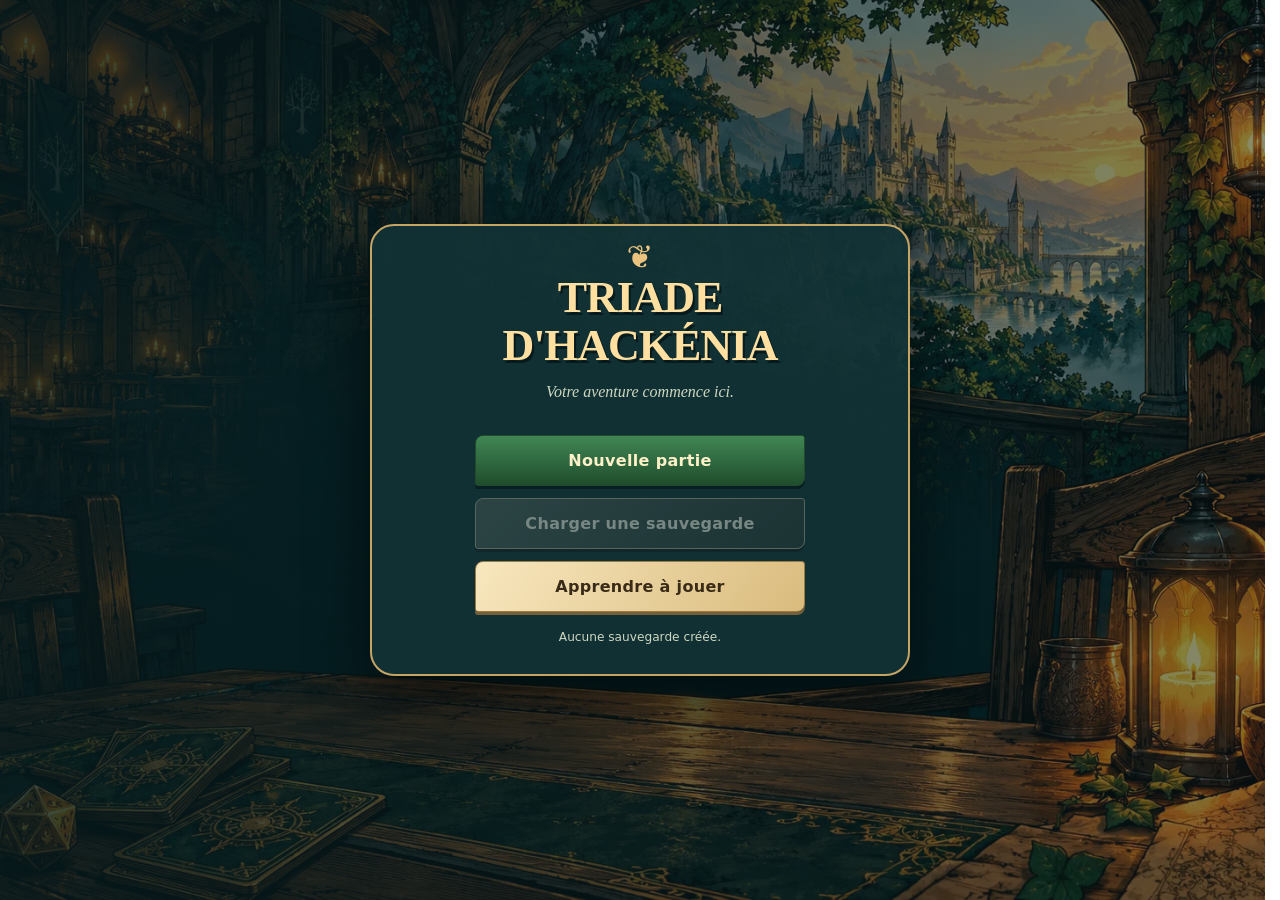
<file: index.html>
<!doctype html>
<html lang="fr">
<head>
  <meta charset="utf-8">
  <meta name="viewport" content="width=device-width,initial-scale=1">
  <meta name="theme-color" content="#111827">
  <meta http-equiv="Cache-Control" content="no-cache, must-revalidate">
  <meta name="description" content="Prototype jouable d'un jeu de cartes tactique 1 contre 1 dans l'univers d'Hackénia.">
  <title>Triade d'Hackénia — Prototype</title>
  <link rel="icon" type="image/png" sizes="32x32" href="assets/icons/hackenia-home-v2-32.png">
  <link rel="apple-touch-icon" sizes="180x180" href="assets/icons/hackenia-home-v2-180.png">
  <link rel="manifest" href="manifest-v2.webmanifest">
  <meta name="apple-mobile-web-app-title" content="Hackénia">
  <meta name="apple-mobile-web-app-capable" content="yes">
  <style>
    :root{--ink:#2b1a0e;--panel:#3a2618;--panel2:#51351d;--gold:#d29a36;--muted:#796247;--player:#45b85d;--opponent:#d95050;--blue:var(--player);--red:var(--opponent);--cream:#fff4d2;--cell:#8f713d;--shadow:0 18px 50px #3c241388}
    *{box-sizing:border-box} body{margin:0;min-height:100vh;color:#2d1c0e;background:radial-gradient(ellipse at 20% 10%,#f4e2ad 0 18%,transparent 48%),radial-gradient(ellipse at 80% 90%,#aa7d3c66 0 16%,transparent 50%),repeating-radial-gradient(circle at 30% 40%,#5a37100c 0 1px,transparent 1px 7px),linear-gradient(125deg,#d8bd7b,#f0dca5 46%,#b88a49);background-attachment:fixed;font-family:Inter,ui-sans-serif,system-ui,-apple-system,Segoe UI,sans-serif;overflow-x:hidden}
    body:before{content:'';position:fixed;inset:0;pointer-events:none;opacity:.34;background:linear-gradient(90deg,#5b351c28,transparent 7% 93%,#5b351c28),linear-gradient(#fff4c520,transparent 12% 88%,#5b351c30);box-shadow:inset 0 0 120px #5d371e66}
    button{font:inherit}.app{min-height:100vh;display:grid;grid-template-rows:auto 1fr auto}.topbar{height:68px;padding:0 24px;display:flex;align-items:center;justify-content:space-between;border-bottom:1px solid #ffffff16;background:#0e1524cc;backdrop-filter:blur(14px)}
    .brand{display:flex;align-items:center;gap:12px}.sigil{width:36px;height:42px;display:grid;place-items:center;border:2px solid var(--gold);border-radius:7px;background:#28344a;color:var(--gold);font:800 18px Georgia}.brand h1{font:700 1.05rem Georgia,serif;letter-spacing:.08em;margin:0;color:var(--cream)}.brand small{display:block;color:var(--muted);font-size:.72rem;margin-top:3px;letter-spacing:.04em}.actions{display:flex;gap:9px}.ghost,.primary{border:1px solid #ffffff26;border-radius:10px;padding:10px 14px;color:#f7f4eb;background:#ffffff0c;cursor:pointer}.primary{border-color:#e8c36a66;background:linear-gradient(180deg,#e9ca7d,#bd8e35);color:#211706;font-weight:800}.ghost:hover{background:#ffffff18}
    main{display:grid;grid-template-columns:minmax(190px,230px) minmax(580px,760px) minmax(190px,230px);gap:24px;align-items:center;justify-content:center;padding:24px;max-width:1480px;width:100%;margin:auto}.side{display:flex;flex-direction:column;gap:14px}.side.ai{align-items:flex-end}.player-label{width:100%;display:flex;align-items:center;gap:10px;color:var(--muted);font-size:.82rem;text-transform:uppercase;letter-spacing:.1em}.side.ai .player-label{justify-content:flex-end}.dot{width:9px;height:9px;border-radius:50%;background:var(--blue);box-shadow:0 0 12px var(--blue)}.ai .dot{background:var(--red);box-shadow:0 0 12px var(--red)}
    .hand{display:flex;flex-direction:column;align-items:center;width:100%;perspective:1000px;padding:4px 0 28px}.card{position:relative;aspect-ratio:2.5/3.5;max-height:none;width:118px;border-radius:15px;border:3px solid color-mix(in srgb,var(--player),white 28%);background:linear-gradient(150deg,color-mix(in srgb,var(--player),#17231a 45%),#111c18);box-shadow:0 12px 28px #000a,inset 0 0 24px color-mix(in srgb,var(--player),transparent 78%);overflow:hidden;color:white;transition:transform .24s cubic-bezier(.2,.9,.2,1),box-shadow .24s,opacity .2s,filter .2s,margin .24s,border-color .22s,background .22s;user-select:none;touch-action:manipulation}.card:before{content:'';position:absolute;inset:-80% -35%;z-index:3;background:linear-gradient(105deg,transparent 42%,#ffffff45 50%,transparent 58%);transform:translateX(-70%) rotate(8deg);transition:transform .65s;pointer-events:none}.card:hover:before,.card.selected:before{transform:translateX(70%) rotate(8deg)}.hand .card{width:min(154px,82%);height:auto;aspect-ratio:2.5/3.5;flex:0 0 auto}.hand .card+.card{margin-top:-130px}.hand .card:nth-child(1){z-index:1}.hand .card:nth-child(2){z-index:2}.hand .card:nth-child(3){z-index:3}.hand .card:nth-child(4){z-index:4}.hand .card:nth-child(5){z-index:5}.card.enemy{border-color:color-mix(in srgb,var(--opponent),white 28%);background:linear-gradient(150deg,color-mix(in srgb,var(--opponent),#281619 48%),#241418);box-shadow:0 12px 28px #000a,inset 0 0 24px color-mix(in srgb,var(--opponent),transparent 78%)}.player .card:not(.disabled){cursor:grab}.player .card:not(.disabled):active{cursor:grabbing}.player .card:not(.disabled):hover,.card.selected{z-index:30;transform:translateX(34px) rotateY(5deg) scale(1.12);box-shadow:-6px 0 0 var(--gold),0 22px 44px #000c}.card.disabled{opacity:.52;filter:saturate(.55)}
    .art{position:absolute;inset:0;background:radial-gradient(circle at 50% 43%,var(--accent,#d4a94b) 0 8%,transparent 9%),linear-gradient(135deg,transparent 38%,#ffffff12 39% 45%,transparent 46%),radial-gradient(circle at 50% 50%,#ffffff1d,transparent 58%)}.rune{position:absolute;inset:24% 18%;display:grid;place-items:center;font:700 2.4rem Georgia;color:#ffffff4a;border:1px solid #ffffff21;transform:rotate(45deg)}.rune span{transform:rotate(-45deg)}.name{position:absolute;left:9px;bottom:8px;right:9px;font-size:.72rem;font-weight:800;text-align:center;text-shadow:0 2px 5px #000;white-space:nowrap;overflow:hidden;text-overflow:ellipsis}.vals{position:absolute;z-index:4;top:7px;right:7px;width:52px;height:52px;border-radius:12px;background:#07101ddd;border:1px solid #ffffff55;box-shadow:0 5px 12px #0008,0 0 15px var(--accent);backdrop-filter:blur(5px)}.vals span{position:absolute;width:20px;height:20px;display:grid;place-items:center;border-radius:50%;background:#111c2d;border:1px solid #ffffff4d;font-weight:900;font-size:.7rem;z-index:2}.vals .t{top:2px;left:16px}.vals .r{right:2px;top:16px}.vals .b{bottom:2px;left:16px}.vals .l{left:2px;top:16px}
    .arena{display:flex;flex-direction:column;align-items:center;gap:15px}.score{display:flex;align-items:center;gap:18px;background:#2b1b11e8;border:1px solid #ffffff20;border-radius:16px;padding:10px 20px;box-shadow:var(--shadow),inset 0 0 20px #ffffff06;backdrop-filter:blur(12px)}.score b{font-size:1.4rem;text-shadow:0 0 14px currentColor}.score .you{color:var(--blue)}.score .cpu{color:var(--red)}.turn{min-width:118px;text-align:center;font-size:.76rem;color:#d8c7aa;letter-spacing:.08em;text-transform:uppercase}.board-wrap{position:relative;padding:24px;border-radius:34px;background:radial-gradient(circle at 18% 12%,#e8d08c55 0 1px,transparent 2px),linear-gradient(135deg,#d8bd72,#9a682b 48%,#543618);background-size:17px 17px,auto;box-shadow:0 32px 85px #000c,inset 0 0 0 3px #fff1a84d,inset 0 0 38px #37200d;transform:perspective(1100px) rotateX(1deg)}.board-wrap:before{content:'';position:absolute;inset:-10px;border-radius:40px;z-index:-1;background:radial-gradient(ellipse at 7% 12%,#7fa348 0 6%,transparent 14%),radial-gradient(ellipse at 93% 18%,#557b39 0 7%,transparent 15%),radial-gradient(ellipse at 12% 92%,#436c36 0 7%,transparent 15%),radial-gradient(ellipse at 90% 88%,#86a64d 0 6%,transparent 14%),linear-gradient(135deg,#294525,#172817);filter:drop-shadow(0 14px 18px #0008)}.board-wrap:after{content:'❧  ❧';position:absolute;left:-18px;right:-18px;bottom:-20px;color:#89aa55;font-size:2.2rem;letter-spacing:14px;text-shadow:0 4px 8px #10200c;display:flex;justify-content:space-between;pointer-events:none}.board{width:min(63vw,700px);aspect-ratio:1;display:grid;grid-template-columns:repeat(3,1fr);gap:11px;padding:12px;background:linear-gradient(#d7c28eeb,#b49a63eb),radial-gradient(circle,#5f4321 0 1px,transparent 2px);background-blend-mode:multiply;border:2px solid #4d351b;border-radius:18px;box-shadow:inset 0 0 40px #62461f99}.cell{min-width:0;border:2px solid #76572e99;border-radius:15px;background:linear-gradient(145deg,#ddca98cc,#b69d68cc);box-shadow:inset 0 0 22px #5b421d35;display:grid;place-items:center;position:relative;cursor:pointer;transition:.2s ease;overflow:visible}.cell:empty:hover,.cell.drop-target{border-color:#f2d677;background:#e2cc98;box-shadow:inset 0 0 30px #fff3b75c,0 0 22px #f8c75b4d;transform:scale(.98)}.cell:empty:after{content:'✦';font-size:1.6rem;color:#62491f3a;transition:.2s}.cell.drop-target:after{color:#9b6a17;transform:scale(1.3)}.cell .card{width:auto;height:94%;max-height:none}.cell.placed .card{animation:land .42s cubic-bezier(.2,.9,.2,1)}.cell.captured .card{animation:captureGlow 1.12s ease both}.cell.captured .card:after{content:'';position:absolute;inset:-25%;z-index:6;pointer-events:none;border-radius:50%;background:conic-gradient(#ff4b55,#ff9f43,#ffe66d,#4cd964,#45d6e8,#5b8cff,#b56cff,#ff4b55);filter:blur(10px);mix-blend-mode:screen;animation:rainbowHalo 1.12s ease both}@keyframes land{0%{transform:translateY(-32px) scale(1.14);opacity:.15}70%{transform:translateY(5px) scale(.98)}100%{transform:none;opacity:1}}@keyframes captureGlow{0%{filter:brightness(1) drop-shadow(0 0 0 transparent);transform:rotateY(0) scale(1)}38%{filter:brightness(1.55) drop-shadow(0 0 20px #ffe66d);transform:rotateY(88deg) scale(1.1)}58%{filter:brightness(2) drop-shadow(0 0 34px var(--capture));transform:rotateY(272deg) scale(1.1)}100%{filter:brightness(1) drop-shadow(0 0 8px var(--capture));transform:rotateY(360deg) scale(1)}}@keyframes rainbowHalo{0%,100%{opacity:0;transform:scale(.45) rotate(0)}35%{opacity:.7;transform:scale(1.15) rotate(90deg)}55%{opacity:.95;transform:scale(1.32) rotate(190deg)}75%{opacity:.45;transform:scale(1.1) rotate(290deg)}}.drag-card{position:fixed!important;z-index:999;pointer-events:none;opacity:.94;transform:rotate(3deg) scale(1.08)!important;box-shadow:0 24px 50px #000c,0 0 22px #e8c36a88!important}.drag-source{opacity:.18!important}
    .message{min-height:44px;text-align:center;color:#382510}.message strong{display:block;color:#4b2f13}.message small{color:#6d5336}.rules{position:fixed;inset:0;background:#26170dbd;display:none;place-items:center;padding:18px;z-index:50}.rules.open{display:grid}.rules-card{max-width:560px;width:100%;background:linear-gradient(145deg,#f2dfaa,#cda861);border:2px solid #6e4820;border-radius:18px;padding:24px;box-shadow:var(--shadow);color:#35200e}.rules-head{display:flex;justify-content:space-between;align-items:center}.rules h2{margin:0;font-family:Georgia;color:#482b11}.rules ul{padding-left:20px;color:#4f371f;line-height:1.55}.checks{display:grid;grid-template-columns:1fr 1fr;gap:9px;margin:18px 0}.check{display:flex;gap:9px;align-items:center;background:#fff8dc66;border:1px solid #714d2438;padding:10px;border-radius:9px}.check input{accent-color:#8b5d24}.footer{text-align:center;color:#6d5031;font-size:.7rem;padding:12px}.hidden{display:none!important}
    .menu-screen,.panel-screen{position:fixed;inset:0;z-index:40;display:grid;place-items:center;padding:24px;background:radial-gradient(ellipse at center,#f7e9bd33,transparent 55%)}.menu-card,.panel-card{position:relative;width:min(92vw,570px);padding:52px 48px 44px;text-align:center;background:linear-gradient(140deg,#f8e9b8ee,#d1aa62ee);border:3px double #714717;border-radius:24px;box-shadow:0 30px 80px #4b2c1870,inset 0 0 50px #fff4c866}.menu-card:before,.panel-card:before{content:'❦';position:absolute;top:12px;left:0;right:0;color:#80551f;font-size:2rem}.menu-title{margin:0;color:#43260e;font:800 clamp(2rem,7vw,4.1rem)/.95 Georgia,serif;letter-spacing:.05em;text-shadow:0 2px #fff2c7}.menu-subtitle{margin:14px 0 34px;color:#72512e;font:italic 1rem Georgia,serif}.menu-actions{display:grid;gap:12px;max-width:330px;margin:auto}.menu-btn{border:1px solid #70481d;border-radius:11px;padding:15px 20px;color:#fff2ce;background:linear-gradient(#684422,#38220f);box-shadow:0 5px 0 #251509,0 9px 20px #59381442;cursor:pointer;font-weight:800;letter-spacing:.06em;text-transform:uppercase;transition:.18s}.menu-btn:hover{transform:translateY(-2px);filter:brightness(1.13);box-shadow:0 7px 0 #251509,0 12px 22px #59381455}.menu-btn.quick{background:linear-gradient(#418654,#1f4d2c);border-color:#204b2c}.menu-btn.secondary{color:#4b2e12;background:#f5e6b7;border-color:#795126;box-shadow:0 4px 0 #8b642f}.panel-screen{z-index:45;background:#2a190dbf;backdrop-filter:blur(7px)}.panel-card{width:min(94vw,940px);max-height:92vh;overflow:auto;padding:42px 34px 30px}.panel-card h2{margin:0 0 8px;color:#492b11;font:800 2.2rem Georgia}.panel-card p{color:#705234}.deck-grid{display:grid;grid-template-columns:repeat(auto-fit,minmax(108px,1fr));gap:16px;margin:24px 0}.deck-card{display:grid;place-items:center;padding:8px;border:2px solid transparent;border-radius:15px;background:#6f4b2220;cursor:pointer;transition:.18s}.deck-card:hover{transform:translateY(-5px);background:#fff4ce66}.deck-card.chosen{border-color:var(--player);box-shadow:0 0 20px color-mix(in srgb,var(--player),transparent 45%)}.deck-card .card{width:106px;pointer-events:none}.panel-actions{display:flex;gap:12px;justify-content:center;flex-wrap:wrap}.deck-count{font-weight:900;color:#4b2c12}.color-options{display:grid;grid-template-columns:1fr 1fr;gap:24px;margin:28px auto;max-width:520px}.color-box{padding:18px;border:1px solid #714b22;border-radius:14px;background:#fff5d06b}.color-box label{display:block;margin-bottom:12px;font-weight:800;color:#4a2d13}.color-box input{width:92px;height:56px;border:0;background:none;cursor:pointer}
    @media(max-width:900px){main{grid-template-columns:1fr;gap:14px;padding:14px}.arena{order:1}.side.player{order:2}.side.ai{order:0}.hand{flex-direction:row;justify-content:center;padding:4px 18px 20px}.hand .card{width:100px;height:auto;aspect-ratio:2.5/3.5}.hand .card+.card{margin-top:0;margin-left:-34px}.side.ai .card .art,.side.ai .card .rune,.side.ai .card .name,.side.ai .card .vals{visibility:hidden}.side.ai .card:after{content:'✦';position:absolute;inset:0;display:grid;place-items:center;color:#efc96c;font-size:1.3rem}.board{width:min(92vw,520px)}.player .card:not(.disabled):hover,.card.selected{transform:translateY(-18px) scale(1.13)}.topbar{padding:0 10px}.brand small{display:none}.brand h1{font-size:.8rem}.ghost,.primary{padding:8px 9px}#rulesBtn{display:none}.cell .card{height:86%}.cell .vals{transform:scale(.72);transform-origin:top right;top:4px;right:4px}.cell .name{font-size:.58rem}.menu-card{padding:48px 24px 32px}.panel-card{padding:42px 16px 24px}.color-options{grid-template-columns:1fr}.deck-grid{grid-template-columns:repeat(2,1fr)}}
    body:after{content:'';position:fixed;inset:-12%;z-index:0;pointer-events:none;opacity:.2;mix-blend-mode:multiply;background:radial-gradient(ellipse at 7% 22%,transparent 0 20%,#5b4432 21% 22%,transparent 24%),radial-gradient(ellipse at 94% 72%,transparent 0 18%,#5b4432 19% 20%,transparent 22%),radial-gradient(ellipse at 65% 4%,transparent 0 14%,#78604b 15% 16%,transparent 18%),radial-gradient(ellipse at 30% 96%,transparent 0 15%,#78604b 16% 17%,transparent 19%);filter:blur(15px);transform:rotate(-4deg)}.app{position:relative;z-index:1}
    .board-wrap{padding:14px;border:1px solid #6d4b2b;border-radius:24px;background:linear-gradient(145deg,#f0dca8cc,#c7a56dcc);box-shadow:0 24px 55px #4c2e1f70,inset 0 0 0 2px #fff1c06b,inset 0 0 28px #76502d3b;transform:none}.board-wrap:before{content:'';position:absolute;inset:-26px;z-index:-1;border:1px solid #72503669;border-radius:42px;background:radial-gradient(ellipse at 5% 18%,transparent 0 34%,#4d382d48 36% 38%,transparent 41%),radial-gradient(ellipse at 95% 78%,transparent 0 32%,#4d382d42 34% 36%,transparent 39%),radial-gradient(ellipse at 88% 10%,transparent 0 28%,#7b604b35 30% 32%,transparent 35%),radial-gradient(ellipse at 12% 92%,transparent 0 27%,#7b604b35 29% 31%,transparent 34%);filter:blur(5px);box-shadow:inset 0 0 45px #5d40262e}.board-wrap:after{content:'❦';position:absolute;left:50%;bottom:-30px;transform:translateX(-50%);color:#6c4a2d80;font-size:1.6rem;letter-spacing:0;text-shadow:none;display:block}.board{background:radial-gradient(circle at center,#f7e8b6 0 7%,transparent 8%),linear-gradient(#ead7a4ee,#cdb47fee);border:1px solid #76522f;border-radius:15px;box-shadow:inset 0 0 36px #6d4a2938}.cell{border:1px solid #86663f8f;border-radius:11px;background:linear-gradient(145deg,#f0ddb0b8,#ceb682b8);box-shadow:inset 0 0 16px #70512e25}
    .card.card-back .art,.card.card-back .rune,.card.card-back .vals,.card.card-back .name,.card.card-back .element-mark{visibility:hidden!important}.card.card-back{border:2px solid #b9e4d2;background-color:#083941;background-repeat:no-repeat;box-shadow:0 12px 28px #000a,inset 0 0 0 3px #08292f,inset 0 0 0 5px #8fc9b5,inset 0 0 0 8px #0b4650}.card.card-back:before{content:'';position:absolute;inset:12px;z-index:2;border:1px solid #d4ebc999;border-radius:10px;background:linear-gradient(45deg,transparent 48%,#c8e7d866 49% 51%,transparent 52%),linear-gradient(-45deg,transparent 48%,#c8e7d866 49% 51%,transparent 52%);transform:none;transition:none}.card.card-back:after{content:'H';position:absolute;inset:27% 23%;z-index:4;display:grid;place-items:center;border:2px solid #d6e8b8;border-radius:50% 10% 50% 10%;transform:rotate(45deg);color:#e8f2c9;font:800 1.45rem Georgia;text-shadow:0 2px 5px #001b20;box-shadow:0 0 0 4px #0d4b54,0 0 0 5px #9fcbb9,0 0 18px #b9ead577}.card.card-back.back-sun{background:radial-gradient(circle at 50% 50%,#d3eab51f 0 19%,transparent 20%),repeating-conic-gradient(from 45deg at 50% 50%,#0b4550 0 12deg,#0c3944 12deg 24deg)}.card.card-back.back-sun:after{content:'H';background:radial-gradient(circle,#2d8077,#0c4b54 66%)}.card.card-back.back-mist{border-color:#a8d9df;background:radial-gradient(ellipse at 10% 10%,#67b9ad55,transparent 34%),radial-gradient(ellipse at 90% 90%,#458ba655,transparent 38%),repeating-radial-gradient(ellipse at 50% 110%,transparent 0 13px,#8cd5cf33 14px 15px,transparent 16px 28px),linear-gradient(145deg,#082f42,#0b5555);box-shadow:0 12px 28px #000a,inset 0 0 0 3px #062733,inset 0 0 0 5px #79bfc3,inset 0 0 0 8px #0a4651}.card.card-back.back-mist:before{background:linear-gradient(60deg,transparent 46%,#b6e6dc55 47% 49%,transparent 50%),linear-gradient(-60deg,transparent 46%,#b6e6dc55 47% 49%,transparent 50%)}.card.card-back.back-mist:after{content:'◆';border-radius:50%;transform:none;background:radial-gradient(circle,#3a9b8e,#0a4150 68%);color:#dff3d2;box-shadow:0 0 0 4px #0a4150,0 0 0 5px #91cfc3,0 0 18px #9ce9db77}
    .back-options{display:grid;grid-template-columns:repeat(3,minmax(0,1fr));gap:14px;margin:24px auto;max-width:700px}.back-choice{display:grid;justify-items:center;gap:10px;padding:16px;border:2px solid transparent;border-radius:15px;background:#fff6d36b;color:#4c2e14;font-weight:800;cursor:pointer}.back-choice.selected{border-color:var(--player);box-shadow:0 0 20px color-mix(in srgb,var(--player),transparent 55%)}.back-choice .card{width:92px;pointer-events:none}
    .cell.captured{z-index:8;perspective:850px}.cell.captured .card{animation:captureDirectional 1.18s cubic-bezier(.22,.75,.22,1) both;backface-visibility:hidden;transform-style:preserve-3d}.cell.captured .card:after{animation:rainbowHaloDirectional 1.18s ease both}@keyframes captureDirectional{0%{filter:brightness(1);transform:translate(0,0) rotateX(0) rotateY(0) scale(1)}25%{filter:brightness(1.35) drop-shadow(0 18px 15px #3c241188);transform:translate(0,-22px) rotateX(0) rotateY(0) scale(1.08)}49.9%{filter:brightness(2) drop-shadow(0 24px 28px var(--capture));transform:translate(var(--push-x),calc(var(--push-y) - 22px)) rotateX(var(--half-x)) rotateY(var(--half-y)) scale(1.1)}50%{filter:brightness(2) drop-shadow(0 24px 28px var(--capture));transform:translate(var(--push-x),calc(var(--push-y) - 22px)) rotateX(var(--back-x)) rotateY(var(--back-y)) scale(1.1)}76%{filter:brightness(1.5) drop-shadow(0 14px 22px var(--capture));transform:translate(var(--push-x),calc(var(--push-y) - 12px)) rotateX(var(--back-quarter-x)) rotateY(var(--back-quarter-y)) scale(1.06)}100%{filter:brightness(1) drop-shadow(0 0 8px var(--capture));transform:translate(0,0) rotateX(0) rotateY(0) scale(1)}}@keyframes rainbowHaloDirectional{0%,100%{opacity:0;transform:translate(0,0) scale(.45) rotate(0)}25%{opacity:.55;transform:translate(0,-12px) scale(1.05) rotate(70deg)}50%{opacity:1;transform:translate(var(--halo-x),calc(var(--halo-y) - 17px)) scale(1.38) rotate(190deg)}79%{opacity:.42;transform:translate(var(--halo-x),calc(var(--halo-y) - 7px)) scale(1.12) rotate(300deg)}}
    .rule-grid{display:grid;grid-template-columns:repeat(2,minmax(0,1fr));gap:13px;margin:24px auto;max-width:690px}.rule-choice{border:1px solid #765127;border-radius:14px;padding:17px;text-align:left;color:#40260e;background:linear-gradient(145deg,#fff5d5,#dabb7c);cursor:pointer;box-shadow:0 5px 0 #8c6434;transition:.18s}.rule-choice:hover{transform:translateY(-3px);filter:brightness(1.05)}.rule-choice strong{display:block;font:800 1.08rem Georgia;margin-bottom:5px}.rule-choice small{color:#715338}.rule-choice.dark{background:linear-gradient(145deg,#3c3349,#181924);color:#ffe9b4;border-color:#b98e48;box-shadow:0 5px 0 #0e1017}.rule-choice.dark small{color:#c9bca7}.deck-tools{display:grid;grid-template-columns:1.1fr 1fr auto auto;gap:10px;margin:20px 0;align-items:center}.deck-tools select,.deck-tools input,.pvp-form select{min-width:0;border:1px solid #75502a;border-radius:10px;padding:12px;background:#fff8dc;color:#422810;font-weight:700}.small-btn{border:1px solid #795126;border-radius:10px;padding:11px 13px;background:#f5e6b7;color:#4b2e12;font-weight:800;cursor:pointer}.small-btn.danger{color:#7b251e}.pvp-form{display:grid;gap:15px;max-width:600px;margin:24px auto;text-align:left}.pvp-row{display:grid;grid-template-columns:1fr 1fr;gap:14px}.pvp-box{display:grid;gap:8px;padding:16px;border:1px solid #765127;border-radius:14px;background:#fff6d37a}.pvp-box label{font-weight:900}.pass-option{display:flex;align-items:center;gap:10px;justify-content:center;padding:12px}.pass-option input{width:20px;height:20px;accent-color:#496f45}.coming-soon{padding:13px;border:1px dashed #765127;border-radius:12px;color:#6f5033;background:#ffffff35}.turn-cover{position:fixed;inset:0;z-index:80;display:grid;place-items:center;padding:24px;background:radial-gradient(circle,#322419 0,#120d0aeF 70%);backdrop-filter:blur(12px)}.turn-cover-card{width:min(90vw,470px);padding:42px;text-align:center;border:2px solid #c99a46;border-radius:22px;background:linear-gradient(145deg,#f4dfac,#bd9151);box-shadow:0 30px 90px #000;color:#3c240e}.turn-cover-card h2{font:800 2rem Georgia;margin:0 0 10px}.mode-badge{display:inline-block;margin:0 0 16px;padding:6px 11px;border:1px solid #8b642f;border-radius:99px;background:#fff4cc88;font-size:.75rem;font-weight:900;text-transform:uppercase;letter-spacing:.08em}.hand .card:not(.disabled){cursor:grab}
    @media(max-width:900px){.side.ai .card:not(.card-back) .art,.side.ai .card:not(.card-back) .rune,.side.ai .card:not(.card-back) .name,.side.ai .card:not(.card-back) .vals{visibility:visible}.side.ai .card:not(.card-back):after{content:none}}
    .deck-card{position:relative;opacity:.7;filter:saturate(.65);border:2px solid #80613d55}.deck-card.chosen{opacity:1;filter:none;border:4px solid var(--player);padding:6px;background:color-mix(in srgb,var(--player),#fff0c9 72%);box-shadow:0 0 0 3px #fff2c9,0 0 28px color-mix(in srgb,var(--player),transparent 25%);transform:translateY(-4px) scale(1.035)}.deck-card.chosen:after{content:'✓ SÉLECTIONNÉE';position:absolute;left:5px;right:5px;bottom:5px;z-index:8;padding:5px 3px;border-radius:8px;background:var(--player);color:white;font-size:.61rem;font-weight:1000;letter-spacing:.04em;text-shadow:0 1px 2px #0008;box-shadow:0 3px 10px #0007}.deck-card.chosen:before{content:'✓';position:absolute;z-index:9;top:-10px;right:-10px;width:31px;height:31px;display:grid;place-items:center;border:3px solid #fff8df;border-radius:50%;background:var(--player);color:white;font-size:1.1rem;font-weight:1000;box-shadow:0 4px 12px #0008}
    .story-grid{display:grid;grid-template-columns:repeat(2,minmax(0,1fr));gap:18px;margin:25px auto;max-width:700px}.chapter-card{position:relative;min-height:220px;padding:24px;border:1px solid #765127;border-radius:18px;text-align:left;background:linear-gradient(160deg,#f9e9b9,#b78b4c);color:#3d260f;box-shadow:0 10px 25px #4b2c183f;overflow:hidden}.chapter-card:before{content:'';position:absolute;inset:0;background:radial-gradient(circle at 80% 20%,#fff5bf99,transparent 26%),linear-gradient(120deg,transparent 55%,#355c3550);pointer-events:none}.chapter-card.locked{filter:grayscale(.8);opacity:.6}.chapter-number{position:relative;font:900 .72rem Georgia;letter-spacing:.14em;text-transform:uppercase;color:#765127}.chapter-card h3{position:relative;margin:8px 0;font:900 1.7rem Georgia}.chapter-card p{position:relative;min-height:58px}.chapter-card .menu-btn{position:relative;width:100%;margin-top:8px}.save-note{display:inline-flex;align-items:center;gap:7px;padding:7px 12px;border-radius:99px;background:#426a4266;color:#294429;font-weight:800;font-size:.76rem}.story-scene{position:fixed;inset:0;z-index:75;display:grid;place-items:end center;padding:5vh 5vw;background:radial-gradient(circle at 50% 22%,#f3d99555,transparent 24%),linear-gradient(#162538aa,#2c3d2dee),linear-gradient(135deg,#4b6c52,#1b2c23)}.story-scene:before{content:'DASSOM';position:absolute;top:9%;color:#f8e8ba99;font:900 clamp(3rem,10vw,8rem) Georgia;letter-spacing:.18em;text-shadow:0 10px 30px #000}.story-figures{position:absolute;inset:16% 8% 25%;display:flex;justify-content:center;align-items:flex-end;gap:min(12vw,150px);pointer-events:none}.story-figure{width:min(25vw,190px);aspect-ratio:.72;border-radius:48% 48% 18% 18%;display:grid;place-items:center;color:#fff8d8;font:900 4rem Georgia;box-shadow:0 20px 40px #0008,inset 0 0 40px #fff3b433}.story-figure.kayla{background:linear-gradient(#d9d69b,#3d8376)}.story-figure.hilam{background:linear-gradient(#704d3c,#324f68)}.dialogue-box{position:relative;width:min(900px,94vw);min-height:180px;padding:28px 32px;border:2px solid #d6ab5a;border-radius:19px;background:linear-gradient(145deg,#f8e8baf2,#cba766f2);box-shadow:0 25px 70px #000c;color:#35200d}.dialogue-speaker{display:inline-block;margin-top:-48px;margin-bottom:13px;padding:9px 22px;border:2px solid #d6ab5a;border-radius:11px;background:#342416;color:#ffe9b5;font:900 1.05rem Georgia;letter-spacing:.06em}.dialogue-text{min-height:58px;margin:0 0 20px!important;color:#3d2914!important;font:1.08rem/1.6 Georgia}.dialogue-actions{display:flex;justify-content:flex-end;gap:10px}.narration .story-figures{opacity:.12}.narration .dialogue-speaker{background:#17222c}.chapter-complete{color:#397044;font-weight:900}
    .menu-screen{background:linear-gradient(90deg,#061b24c7,#0b2b2ec0 42%,#281b12b8),linear-gradient(#07171b55,#07171bb5),url('assets/hackenia-map.png') center/cover no-repeat fixed}.menu-screen:before{content:'';position:absolute;inset:0;background:radial-gradient(circle at 50% 48%,transparent 0 16%,#06161b88 68%,#02090ce0 100%);pointer-events:none}.menu-screen .menu-card{background:linear-gradient(145deg,#f9e9b9ef,#c89c58ef);border-color:#b68a45;box-shadow:0 32px 95px #000d,inset 0 0 50px #fff4c866;backdrop-filter:blur(5px)}
    @media(max-width:650px){.story-grid{grid-template-columns:1fr}.story-figure{font-size:2.2rem}.dialogue-box{padding:24px 20px}.story-figures{inset:13% 6% 34%}}
    @media(max-width:650px){.rule-grid{grid-template-columns:1fr}.deck-tools{grid-template-columns:1fr 1fr}.deck-tools select,.deck-tools input{grid-column:1/-1}.pvp-row{grid-template-columns:1fr}}
    .memory-zone{display:flex;flex-direction:column;align-items:center;gap:7px;min-height:116px;margin-top:2px}.memory-title{font:900 .72rem Georgia;letter-spacing:.18em;text-transform:uppercase;color:#4c321d}.memory-pile{position:relative;width:146px;height:88px;border:0;background:none;cursor:pointer;perspective:800px}.memory-pile .card{position:absolute;inset:0;margin:auto;width:84px;transform:rotate(90deg);pointer-events:none;transition:.25s}.memory-pile:before,.memory-pile:after{content:'';position:absolute;left:31px;top:4px;width:80px;height:112px;border-radius:13px;background:#0b4650;border:2px solid #8fc9b5;transform:rotate(90deg) translateY(-4px);transform-origin:center;box-shadow:0 8px 18px #0006}.memory-pile:after{left:27px;top:1px;opacity:.7}.memory-pile .card{z-index:2}.memory-pile.available{filter:drop-shadow(0 0 12px color-mix(in srgb,var(--player),#fff 25%));animation:memoryPulse 1.6s ease-in-out infinite}.memory-pile:not(.available){cursor:default;filter:grayscale(.55);opacity:.66}.memory-counts{display:flex;gap:12px;color:#62482f;font-size:.7rem;font-weight:900}.memory-counts span{padding:4px 8px;border-radius:99px;background:#fff1c278;border:1px solid #74523044}.memory-hint{min-height:16px;color:#725637;font-size:.68rem;font-style:italic}@keyframes memoryPulse{50%{transform:translateY(-4px);filter:drop-shadow(0 0 18px #e8c86e)}}
    .memory-reveal{position:fixed;inset:0;z-index:120;display:grid;place-items:center;padding:20px;background:radial-gradient(circle at 50% 42%,#66d5c245,transparent 32%),#07191edb;backdrop-filter:blur(10px)}.memory-reveal-card{width:min(82vw,440px);aspect-ratio:2.5/3.5;border:4px double #b8e7d5;border-radius:28px;padding:34px 30px;display:flex;flex-direction:column;align-items:center;justify-content:space-between;text-align:center;color:#efffe9;background:radial-gradient(circle at 50% 35%,var(--memory-accent,#4bb9a6) 0 8%,transparent 32%),repeating-radial-gradient(circle at 50% 35%,transparent 0 32px,#aee6d017 33px 35px),linear-gradient(145deg,#0b5558,#092e43 58%,#071e31);box-shadow:0 35px 100px #000e,inset 0 0 0 7px #082d35,inset 0 0 0 9px #75c6b4;cursor:pointer;animation:memoryReveal .55s cubic-bezier(.2,.9,.2,1)}.memory-kicker{font-size:.72rem;font-weight:900;letter-spacing:.24em;text-transform:uppercase;color:#b8e8d4}.memory-icon{width:120px;height:120px;display:grid;place-items:center;border:2px solid #d9f2ce;border-radius:50% 12% 50% 12%;transform:rotate(45deg);font:900 3.8rem Georgia;background:#0b4852bb;box-shadow:0 0 35px var(--memory-accent)}.memory-icon span{transform:rotate(-45deg)}.memory-reveal h2{margin:12px 0 6px;font:900 clamp(1.7rem,5vw,2.5rem) Georgia;color:#fff1bd;text-shadow:0 3px 10px #000}.memory-reveal p{margin:0;font:1rem/1.5 Georgia;color:#dff5e9}.memory-continue{font-size:.75rem;font-weight:900;letter-spacing:.12em;text-transform:uppercase;color:#fff2bd;animation:memoryBlink 1.25s ease-in-out infinite}.memory-owner{padding:6px 12px;border:1px solid #bce6d185;border-radius:99px;background:#041b2488;font-size:.72rem;font-weight:900}@keyframes memoryReveal{from{opacity:0;transform:translateY(40px) rotateY(18deg) scale(.72)}to{opacity:1;transform:none}}@keyframes memoryBlink{50%{opacity:.4}}
    .memory-choice{position:fixed;inset:0;z-index:125;display:grid;place-items:center;padding:20px;background:#07191ee8;backdrop-filter:blur(9px)}.memory-choice-card{width:min(94vw,850px);max-height:90vh;overflow:auto;padding:28px;border:2px solid #90cdb7;border-radius:22px;text-align:center;background:linear-gradient(145deg,#f7e7b5,#c9a362);box-shadow:0 30px 90px #000d}.memory-choice h2{margin:0 0 7px;font:900 2rem Georgia;color:#43270f}.memory-choice p{margin:0 0 18px;color:#684b2d}.memory-choice-grid{display:flex;flex-wrap:wrap;justify-content:center;gap:14px;margin:18px 0}.memory-option{position:relative;padding:8px;border:3px solid transparent;border-radius:17px;background:#6e4a2520;cursor:pointer}.memory-option .card{width:105px;pointer-events:none}.memory-option.selected{border-color:var(--player);background:#fff5cc;box-shadow:0 0 22px color-mix(in srgb,var(--player),transparent 35%);transform:translateY(-5px)}.memory-option-tag{display:block;margin-top:6px;color:#4d3017;font-size:.7rem;font-weight:900}.memory-empty-cell{display:grid;place-items:center;width:105px;aspect-ratio:5/7;border:2px dashed #8a6437;border-radius:12px;background:linear-gradient(145deg,#f8e9b8,#cda96a);color:#4d3017;font:900 1.5rem Georgia;box-shadow:inset 0 0 24px #fff7cf88}.memory-choice-actions{display:flex;justify-content:center;gap:10px;flex-wrap:wrap}.memory-choice-error{min-height:20px;color:#9b2f28;font-size:.78rem;font-weight:900}.joker-actions{display:grid;grid-template-columns:repeat(3,1fr);gap:12px;margin-top:20px}.joker-actions button{min-height:76px}.blind-hand .card{filter:saturate(.55)}
    .cell.captured .card{animation-duration:.72s!important;animation-timing-function:cubic-bezier(.18,.7,.18,1)!important}.cell.captured .card:after{animation-duration:.72s!important}
    @media(max-width:900px){.memory-reveal-card{width:min(88vw,380px);padding:25px 22px}.memory-icon{width:92px;height:92px;font-size:2.8rem}.joker-actions{grid-template-columns:1fr}.memory-zone{min-height:105px}}
    .memory-pass{border:1px solid #6d4b2b;border-radius:9px;padding:8px 13px;background:#f4dfad;color:#4a2e18;font-size:.72rem;font-weight:900;cursor:pointer;box-shadow:0 3px 0 #8c653a}.memory-pass:hover{transform:translateY(-1px);filter:brightness(1.05)}
    .history-panel{width:min(100%,700px);border:2px solid #6d4a27;border-radius:18px;padding:12px 14px;background:linear-gradient(145deg,#f4e2b7e8,#cda96ce8);box-shadow:0 12px 28px #4b2e1b42,inset 0 0 24px #fff3ca66}.history-head{display:flex;align-items:center;justify-content:space-between;padding-bottom:8px;border-bottom:1px solid #79563555;color:#4a2c13;font:900 .82rem Georgia;letter-spacing:.11em;text-transform:uppercase}.history-head span:last-child{font:700 .68rem Inter;color:#806447}.history-log{display:flex;flex-direction:column-reverse;gap:8px;max-height:164px;overflow:auto;padding:9px 3px 2px}.history-empty{padding:10px;color:#7a6043;font:italic .78rem Georgia}.history-entry{padding:9px 11px;border-left:4px solid var(--entry-color,#4c8b5f);border-radius:8px;background:#fff7dcaa;color:#432b18;text-align:left;box-shadow:0 3px 9px #5b3d2525}.history-entry strong{display:block;margin-bottom:3px;font-size:.76rem}.history-entry p{margin:2px 0;font-size:.7rem;line-height:1.35;color:#65472d}.history-entry .capture-line{padding-left:8px;border-left:2px solid #9c754966}
    .cell.captured .card{animation-duration:.66s!important;animation-timing-function:cubic-bezier(.2,.72,.2,1)!important;backface-visibility:visible}.cell.captured .card:after{animation-duration:.66s!important}
    @keyframes captureDirectional{0%{filter:brightness(1);transform:translate(0,0) rotateX(0) rotateY(0) scaleX(1) scaleY(1) scale(1)}24%{filter:brightness(1.4) drop-shadow(0 16px 15px #3c241188);transform:translate(0,-22px) rotateX(0) rotateY(0) scaleX(1) scaleY(1) scale(1.08)}49.8%{filter:brightness(2) drop-shadow(0 24px 28px var(--capture));transform:translate(var(--push-x),calc(var(--push-y) - 22px)) rotateX(var(--half-x)) rotateY(var(--half-y)) scaleX(1) scaleY(1) scale(1.1)}50.2%{filter:brightness(2) drop-shadow(0 24px 28px var(--capture));transform:translate(var(--push-x),calc(var(--push-y) - 22px)) rotateX(var(--half-x)) rotateY(var(--half-y)) scaleX(var(--mirror-x)) scaleY(var(--mirror-y)) scale(1.1)}76%{filter:brightness(1.5) drop-shadow(0 14px 22px var(--capture));transform:translate(var(--push-x),calc(var(--push-y) - 12px)) rotateX(var(--three-quarter-x)) rotateY(var(--three-quarter-y)) scaleX(var(--mirror-x)) scaleY(var(--mirror-y)) scale(1.06)}100%{filter:brightness(1) drop-shadow(0 0 8px var(--capture));transform:translate(0,0) rotateX(var(--full-x)) rotateY(var(--full-y)) scaleX(var(--mirror-x)) scaleY(var(--mirror-y)) scale(1)}}
    .memory-zone{min-height:0;margin:0;padding:7px 12px 9px;border:1px solid #76532f55;border-radius:16px;background:#f5e3b071;box-shadow:inset 0 0 18px #fff1c56b}.memory-pile.available{animation:memoryPulse 5.2s ease-in-out infinite}@keyframes memoryPulse{0%,100%{transform:translateY(0);filter:drop-shadow(0 0 8px #55cda2)}20%{transform:translateY(-3px);filter:drop-shadow(0 0 17px #55cda2)}40%{transform:translateY(0);filter:drop-shadow(0 0 9px #63a8f0)}60%{transform:translateY(-3px);filter:drop-shadow(0 0 17px #b28be8)}80%{transform:translateY(0);filter:drop-shadow(0 0 10px #e3bd62)}}
    .pvp-options{display:grid;gap:8px}.pass-option{border:1px solid #76512744;border-radius:10px;background:#fff6d34f}.pass-option input:disabled+span{opacity:.55}
    @media(min-width:901px){.side{transform:translateY(-64px)}}
    @media(min-width:1251px){main{grid-template-columns:minmax(175px,210px) minmax(560px,680px) minmax(175px,210px) minmax(240px,300px);max-width:1720px;gap:18px}.history-panel{width:100%;align-self:center}.history-log{max-height:56vh}}
    @media(min-width:901px) and (max-width:1250px){main{grid-template-columns:minmax(185px,220px) minmax(580px,700px) minmax(185px,220px);max-width:1320px}.history-panel{grid-column:2;width:100%}}
    @media(max-width:900px){.side{transform:none}.history-panel{order:3;width:min(92vw,700px)}.memory-zone{width:min(92vw,520px)}}
    main{position:relative}
    .memory-orbs{display:inline-flex;gap:7px;margin-left:4px;align-items:center}.side.ai .memory-orbs{margin:0 4px 0 0;order:-1}.memory-orb{position:relative;width:19px;height:19px;border:1px solid #d9fff0;border-radius:50%;background:radial-gradient(circle at 34% 28%,#fff 0 8%,#84ffe0 13%,#2db7a6 40%,#18566b 72%,#071f31);box-shadow:0 0 8px #55e9ce,0 0 16px #63a8f077,inset -3px -4px 7px #082543;overflow:hidden;transition:.35s ease}.memory-orb:before{content:'';position:absolute;inset:2px;border-radius:50%;background:conic-gradient(from 40deg,transparent,#fff9,transparent 34%,#7fd8ff99,transparent 70%);animation:orbSwirl 2.2s linear infinite}.memory-orb.empty{background:#342d29;border-color:#806b59;box-shadow:inset 0 0 7px #0008;opacity:.35;transform:scale(.8)}.memory-orb.empty:before{animation:none;opacity:0}@keyframes orbSwirl{to{transform:rotate(360deg)}}
    .memory-zone{gap:4px;padding:6px 14px 10px}.memory-pile{height:91px}.memory-hint{max-width:320px;text-align:center}.history-entry.memory-event{border-left-color:#9e82d8;background:linear-gradient(100deg,#efe5ffcc,#fff7dcaa)}.history-entry.memory-event strong:before{content:'✦ ';color:#8161bd}
    .collection-head{display:flex;align-items:center;justify-content:center;gap:14px;flex-wrap:wrap}.collection-counter{padding:7px 12px;border:1px solid #765127;border-radius:99px;background:#fff5cf;color:#4b2d13;font-weight:900}.collection-grid{display:grid;grid-template-columns:repeat(auto-fit,minmax(130px,1fr));gap:17px;margin:24px 0}.collection-item{position:relative;display:grid;justify-items:center;gap:8px;min-height:206px;padding:11px 8px;border:2px solid #86613655;border-radius:16px;background:#fff3ce52}.collection-item .card{width:110px}.collection-item.locked{filter:grayscale(.85);opacity:.55}.collection-item.locked .card{transform:scale(.94)}.rarity-badge{padding:4px 9px;border-radius:99px;color:white;font-size:.63rem;font-weight:1000;letter-spacing:.07em;text-transform:uppercase;background:#79502f}.rarity-badge.uncommon{background:linear-gradient(90deg,#65717a,#c7d0d7,#6d7880);color:#172027}.rarity-badge.rare{background:linear-gradient(90deg,#8c5d14,#e8c75c,#9e6b18);color:#322006}.rarity-badge.alternative{background:linear-gradient(90deg,#e86868,#e7be54,#65c47b,#5fbcd8,#966add);box-shadow:0 0 12px #83d6d299}.rarity-badge.parallel{background:linear-gradient(110deg,#080808,#f4f4f4 48%,#101010 52%);border:1px solid #fff;color:#fff;text-shadow:0 1px 3px #000}.alt-mark{position:absolute;top:8px;right:7px;padding:4px 7px;border-radius:8px;background:linear-gradient(90deg,#f0bc55,#dc6cca,#6fbce5);color:#fff;font-size:.56rem;font-weight:1000}.locked-name{font:italic .75rem Georgia;color:#62482f}
    .card.rarity-common{border-color:#88582f;box-shadow:inset 0 0 0 2px #c9955c,0 8px 17px #2b190e55}.card.rarity-uncommon{border-color:#d7dfe4;box-shadow:inset 0 0 0 2px #778691,0 0 10px #dce6ed99,0 8px 17px #17252c66}.card.rarity-rare{border-color:#f0d477;box-shadow:inset 0 0 0 2px #9e6b18,0 0 15px #e8bd4d99,0 8px 17px #4b310d77}.card.rarity-alternative{border-color:#fff;box-shadow:inset 0 0 0 2px #73d1c8,0 0 8px #f0738f,0 0 17px #6bb8ec,0 8px 17px #3c214866}.card.rarity-parallel{border-color:#fff;box-shadow:inset 0 0 0 2px #111,0 0 0 3px #eee,0 0 15px #fff,0 8px 20px #000b;filter:saturate(.25) contrast(1.08)}
    .deck-card.locked{opacity:.42;filter:grayscale(.9);cursor:not-allowed}.deck-card.locked:hover{transform:none;background:#6f4b2220}.deck-card.locked .card{width:94px}
    .booster-reveal{position:fixed;inset:0;z-index:140;display:grid;place-items:center;padding:22px;background:radial-gradient(circle at 50% 35%,#7958bb66,transparent 32%),#07191ee8;backdrop-filter:blur(11px)}.booster-card{width:min(96vw,940px);padding:34px 26px;text-align:center;border:3px double #e8c66f;border-radius:26px;background:linear-gradient(145deg,#f6e4b4,#bc9154);box-shadow:0 35px 100px #000e}.booster-card h2{margin:0;color:#43270f;font:900 clamp(2rem,6vw,3.4rem) Georgia}.booster-card p{color:#6a4929}.booster-cards{display:flex;justify-content:center;align-items:flex-end;gap:12px;flex-wrap:wrap;margin:26px 0}.booster-pull{position:relative;display:grid;justify-items:center;gap:8px;animation:boosterPop .55s cubic-bezier(.2,.85,.2,1) both;animation-delay:calc(var(--i)*.12s)}.booster-pull .card{width:125px}.booster-pull.alt .card{box-shadow:0 0 0 3px #f6df86,0 0 28px #d366ce,0 0 48px #68d5e3}.booster-pull small{font-weight:1000;color:#4a2c13}@keyframes boosterPop{from{opacity:0;transform:translateY(45px) scale(.72) rotate(-4deg)}to{opacity:1;transform:none}}
    .cell.captured .card{animation-duration:.58s!important;animation-timing-function:cubic-bezier(.16,.72,.22,1)!important}.cell.captured .card:after{animation-duration:.58s!important}
    @media(min-width:1501px){main{grid-template-columns:minmax(230px,1fr) 200px minmax(580px,700px) 200px minmax(230px,1fr);max-width:none;width:100%;gap:18px}.side.player{grid-column:2}.arena{grid-column:3}.side.ai{grid-column:4}.history-panel{grid-column:5;width:calc(100% - 12px);max-width:none;justify-self:stretch;margin-right:12px}.history-log{max-height:62vh}}
    @media(min-width:901px) and (max-width:1500px){main{grid-template-columns:minmax(185px,220px) minmax(580px,700px) minmax(185px,220px);max-width:1320px}.side.player{grid-column:1}.arena{grid-column:2}.side.ai{grid-column:3}.history-panel{grid-column:2;width:100%}}
    @media(max-width:700px){.collection-grid{grid-template-columns:repeat(2,minmax(0,1fr))}.booster-pull .card{width:92px}.booster-cards{gap:7px}}
    .startup-screen{position:fixed;inset:0;z-index:170;display:grid;place-items:center;padding:24px;background:linear-gradient(90deg,#061b24d9,#0b2b2ed0 42%,#281b12ca),url('assets/hackenia-map.png') center/cover no-repeat}.startup-screen .menu-card{width:min(92vw,520px)}.startup-note{margin:18px 0 0;color:#72512e;font-size:.76rem}.menu-btn:disabled{opacity:.45;filter:grayscale(.7);cursor:not-allowed;transform:none}
    .element-options{display:grid;grid-template-columns:repeat(3,minmax(0,1fr));gap:12px;margin:18px auto 28px;max-width:650px}.element-choice{display:grid;grid-template-columns:34px 1fr;align-items:center;gap:9px;padding:12px;border:2px solid transparent;border-radius:13px;background:#fff5d06b;color:#4a2d13;text-align:left;font-weight:900;cursor:pointer}.element-choice.selected{border-color:var(--element-color);box-shadow:0 0 19px color-mix(in srgb,var(--element-color),transparent 35%);background:color-mix(in srgb,var(--element-color),#fff5d0 82%)}.element-choice .element-icon{width:32px;height:32px;display:grid;place-items:center;border-radius:50%;color:white;background:var(--element-color);font-size:1.15rem;box-shadow:0 0 12px var(--element-color)}.element-explain{max-width:660px;margin:-12px auto 20px!important;padding:12px;border:1px solid #76512755;border-radius:11px;background:#fff5d052;font-size:.78rem}
    .memory-orb{width:23px;height:23px}.memory-element{width:24px;height:24px;display:grid;place-items:center;border:1px solid #fff9;border-radius:50%;color:white;background:var(--element-color,#45b85d);box-shadow:0 0 12px var(--element-color,#45b85d);font-size:.9rem;font-weight:1000;text-shadow:0 1px 3px #000}.element-mark{position:absolute;z-index:5;top:8px;left:8px;width:24px;height:24px;display:grid;place-items:center;border:1px solid #fff9;border-radius:50%;color:#fff;background:var(--element-color,#4a8);box-shadow:0 0 10px var(--element-color,#4a8);font-size:.75rem;font-weight:1000}
    .capture-stage{z-index:9;perspective:1000px;overflow:visible!important}.capture-stage:before{content:'';position:absolute;inset:-18%;z-index:7;pointer-events:none;border-radius:50%;background:conic-gradient(#ff4b55,#ff9f43,#ffe66d,#4cd964,#45d6e8,#5b8cff,#b56cff,#ff4b55);filter:blur(11px);mix-blend-mode:screen;animation:continuousRainbow .84s ease both}.capture-out{animation:captureFaceOut .42s cubic-bezier(.35,0,.72,1) forwards!important;transform-style:preserve-3d;transform-origin:center}.capture-in{position:absolute!important;inset:3%!important;margin:auto!important;height:94%!important;width:auto!important;z-index:8;animation:captureFaceIn .42s .42s cubic-bezier(.18,.75,.24,1) backwards!important;transform-style:preserve-3d;transform-origin:center}.capture-out:after,.capture-in:after{content:none!important}@keyframes captureFaceOut{0%{filter:brightness(1);transform:translate(0,0) rotateX(0) rotateY(0) scale(1)}28%{filter:brightness(1.45) drop-shadow(0 17px 15px #3c241177);transform:translate(0,-20px) rotateX(0) rotateY(0) scale(1.07)}100%{filter:brightness(2) drop-shadow(0 22px 27px var(--capture));transform:translate(var(--push-x),calc(var(--push-y) - 21px)) rotateX(var(--half-x)) rotateY(var(--half-y)) scale(1.09)}}@keyframes captureFaceIn{0%{filter:brightness(2) drop-shadow(0 22px 27px var(--capture));transform:translate(var(--push-x),calc(var(--push-y) - 21px)) rotateX(var(--incoming-x)) rotateY(var(--incoming-y)) scale(1.09)}72%{filter:brightness(1.35) drop-shadow(0 12px 19px var(--capture));transform:translate(var(--push-x),calc(var(--push-y) - 9px)) rotateX(0) rotateY(0) scale(1.04)}100%{filter:brightness(1);transform:translate(0,0) rotateX(0) rotateY(0) scale(1)}}@keyframes continuousRainbow{0%,100%{opacity:0;transform:scale(.5) rotate(0)}28%{opacity:.65;transform:scale(1.14) rotate(85deg)}50%{opacity:1;transform:scale(1.34) rotate(185deg)}78%{opacity:.48;transform:scale(1.12) rotate(290deg)}}
    @media(max-width:650px){.element-options{grid-template-columns:repeat(2,minmax(0,1fr))}.memory-orb{width:21px;height:21px}.memory-element{width:22px;height:22px}}
    .card.image-card{padding:0;background:#111;border-width:3px;overflow:hidden}.card-image{position:absolute;inset:0;width:100%;height:100%;display:block;background-color:#12100d;background-repeat:no-repeat;pointer-events:none}.card.image-card:not(.card-back){box-shadow:0 11px 24px #0009,0 0 0 2px color-mix(in srgb,var(--player),transparent 25%)}.card.image-card.enemy:not(.card-back){box-shadow:0 11px 24px #0009,0 0 0 2px color-mix(in srgb,var(--opponent),transparent 25%)}.card.card-back .card-image{display:none!important}.card.image-card:before{z-index:6}.collection-copy-count{position:absolute;left:7px;top:7px;z-index:9;min-width:28px;padding:5px 7px;border:2px solid #fff4d0;border-radius:99px;background:#312010;color:white;font-size:.67rem;font-weight:1000;box-shadow:0 3px 10px #0008}.collection-foil-count{position:absolute;right:7px;top:7px;z-index:9;padding:5px 7px;border:1px solid #fff;border-radius:99px;background:linear-gradient(100deg,#db6eff,#6ee7ff,#ffe26e,#73ffa5);color:#24152d;font-size:.62rem;font-weight:1000;box-shadow:0 0 14px #8ff}.collection-kind{font-size:.6rem;font-weight:900;letter-spacing:.08em;text-transform:uppercase;color:#705234}.deck-card{cursor:default}.deck-card:hover{transform:none}.deck-card.chosen:after,.deck-card.chosen:before{content:none}.deck-card-controls{display:flex;align-items:center;justify-content:center;gap:8px;margin-top:8px}.deck-step{width:30px;height:30px;border:1px solid #6c4720;border-radius:8px;background:#4b2e15;color:#fff4d2;font-weight:1000;cursor:pointer}.deck-step:disabled{opacity:.3;cursor:not-allowed}.deck-quantity{min-width:38px;color:#4b2c12;font-size:.72rem;font-weight:1000}.deck-limit-note{grid-column:1/-1;padding:9px 12px;border-radius:10px;background:#fff2c7;color:#65401e;font-size:.7rem;font-weight:800}.memory-artwork{width:min(100%,340px);aspect-ratio:5/7;background-repeat:no-repeat;border-radius:18px;box-shadow:0 18px 40px #000b}.memory-reveal-card.has-art{width:min(92vw,560px);aspect-ratio:auto;max-height:94vh;padding:18px;gap:10px}.memory-reveal-card.has-art .memory-kicker,.memory-reveal-card.has-art .memory-owner{position:absolute;z-index:4}.memory-reveal-card.has-art .memory-kicker{top:28px;padding:7px 10px;border-radius:8px;background:#061e27cc}.memory-reveal-card.has-art .memory-owner{top:58px}.memory-reveal-card.has-art .memory-effect-copy{display:none}.memory-reveal-card.has-art .memory-continue{padding:7px 10px;border-radius:8px;background:#061e27cc}.booster-slot{font-size:.58rem;font-weight:1000;letter-spacing:.07em;text-transform:uppercase;color:#6b4826}.booster-pull .card{width:132px}.booster-pull.parallel .card{filter:saturate(.2) contrast(1.08)}
    .booster-reveal{overflow:auto;align-items:start}.booster-card{max-height:none;margin:auto}.booster-pack-stage{display:grid;place-items:center;min-height:455px;margin:12px 0}.booster-pack{position:relative;width:260px;aspect-ratio:590/917;border:0;background:none;cursor:pointer;filter:drop-shadow(0 24px 24px #28170da8);transform-style:preserve-3d}.pack-half{position:absolute;left:0;width:100%;height:50%;background-image:url('assets/booster-v3.webp');background-size:100% 200%;background-repeat:no-repeat;transition:none}.pack-half.top{top:0;background-position:center top;border-radius:9px 9px 0 0}.pack-half.bottom{bottom:0;background-position:center bottom;border-radius:0 0 9px 9px}.booster-pack:after{content:'';position:absolute;left:-5%;right:-5%;top:48%;height:4%;background:linear-gradient(90deg,transparent,#fff6b8,#77dfff,#fff6b8,transparent);filter:blur(3px);opacity:.35;animation:packGlint 2.2s ease-in-out infinite}.pack-prompt{position:absolute;left:50%;bottom:-42px;transform:translateX(-50%);width:max-content;padding:8px 13px;border:1px solid #dfc06e;border-radius:99px;background:#102d39dd;color:#fff1bd;font-size:.72rem;font-weight:1000;letter-spacing:.09em;text-transform:uppercase;animation:memoryBlink 1.4s ease-in-out infinite}.booster-pack.opening{pointer-events:none;animation:packBurst .82s ease both}.booster-pack.opening .pack-half.top{animation:ripTop .78s cubic-bezier(.2,.8,.2,1) both}.booster-pack.opening .pack-half.bottom{animation:ripBottom .78s cubic-bezier(.2,.8,.2,1) both}.booster-pack.opening:after{animation:tearFlash .72s ease both}.booster-cards.revealed{animation:cardsAppear .35s ease both}.booster-pull.foil .card:after{content:'';position:absolute;inset:-35%;z-index:8;pointer-events:none;background:linear-gradient(115deg,transparent 30%,#ff8bdc88 39%,#fff6a6aa 46%,#74e8ff99 54%,transparent 64%);mix-blend-mode:screen;animation:foilSweep 2.4s linear infinite}.booster-pull.foil:after{content:'✦ FOIL';position:absolute;top:27px;right:-5px;z-index:10;padding:5px 7px;border:1px solid #fff;border-radius:7px;background:linear-gradient(100deg,#e76aff,#65dfff,#ffe46c,#74f0a4);color:#24152d;font-size:.58rem;font-weight:1000;transform:rotate(8deg);box-shadow:0 0 16px #8ff}.booster-cards:not(.revealed) .booster-pull{animation:none;opacity:0}@keyframes packGlint{50%{opacity:.85;transform:scaleX(.9)}}@keyframes packBurst{0%{transform:scale(1)}55%{filter:drop-shadow(0 0 35px #fff5a6);transform:scale(1.08)}100%{transform:scale(.92);opacity:0}}@keyframes ripTop{to{transform:translate(-46px,-80px) rotate(-17deg);opacity:.35}}@keyframes ripBottom{to{transform:translate(42px,58px) rotate(12deg);opacity:.25}}@keyframes tearFlash{45%{opacity:1;box-shadow:0 0 55px 22px #fff5bd}100%{opacity:0;transform:scaleX(1.3)}}@keyframes cardsAppear{from{opacity:0;transform:scale(.9)}to{opacity:1;transform:none}}@keyframes foilSweep{to{transform:translateX(65%) rotate(8deg)}}
    @media(max-width:700px){body{min-width:0}.startup-screen,.menu-screen,.panel-screen{place-items:start center;overflow-y:auto;padding:12px}.startup-screen .menu-card,.menu-card,.panel-card{width:100%;margin:auto;padding:42px 14px 24px;border-radius:18px}.menu-actions{gap:9px}.menu-btn{padding:13px 12px;font-size:.78rem}.topbar{height:auto;min-height:58px;padding:7px 8px;gap:7px;flex-wrap:wrap}.brand{min-width:0}.sigil{width:30px;height:34px}.actions{width:100%;overflow-x:auto;padding-bottom:3px;gap:6px}.actions .ghost,.actions .primary{flex:0 0 auto;font-size:.69rem;padding:8px}.app main{padding:10px 6px 24px;gap:9px}.side{width:100%;min-width:0}.player-label{padding:0 10px}.hand{max-width:100vw;overflow:visible;padding-inline:10px}.hand .card{width:88px}.hand .card+.card{margin-left:-30px}.arena{width:100%;gap:10px}.score{max-width:96vw;padding:8px 12px;gap:10px}.turn{min-width:96px;font-size:.65rem}.board-wrap{padding:8px;width:calc(100vw - 22px)}.board{width:100%;gap:5px;padding:6px}.cell{border-radius:7px}.cell .card{height:91%}.memory-zone{width:calc(100vw - 22px)}.history-panel{width:calc(100vw - 22px)}.booster-reveal{display:block;padding:8px;overflow-y:auto}.booster-card{width:100%;min-height:calc(100dvh - 16px);padding:22px 8px 18px;border-radius:18px}.booster-card h2{font-size:1.7rem}.booster-card p{font-size:.78rem}.booster-pack-stage{min-height:330px}.booster-pack{width:min(190px,54vw)}.booster-cards{display:grid;grid-auto-flow:column;grid-auto-columns:132px;justify-content:start;overflow-x:auto;overscroll-behavior-x:contain;scroll-snap-type:x mandatory;gap:11px;margin:17px -2px;padding:8px 12px 18px}.booster-pull{scroll-snap-align:center}.booster-pull .card{width:112px}.booster-slot{min-height:28px}.collection-grid{gap:9px}.collection-item{min-width:0;padding:8px 3px}.collection-item .card{width:min(104px,88%)}.memory-reveal{overflow-y:auto;padding:8px}.memory-reveal-card.has-art{width:100%;max-height:none}.memory-artwork{width:min(76vw,300px)}.story-scene{padding:8px}.dialogue-box{width:100%;padding:18px 14px}.checks{grid-template-columns:1fr}.rules{overflow-y:auto;place-items:start center;padding:8px}.rules-card{margin:auto;padding:18px 14px}}
    .story-grid{max-width:760px}.chapter-card p{min-height:0}.story-part-list{position:relative;display:grid;gap:11px;margin-top:16px}.story-part{padding:12px;border:1px solid #78532f55;border-radius:12px;background:#fff4ce70}.story-part strong{display:block;font:900 .92rem Georgia}.story-part small{display:block;margin:4px 0;color:#6d4d2f;line-height:1.35}.story-part.complete{border-color:#4f7c4d;background:#def0c987}.story-part.locked{filter:grayscale(.8);opacity:.62}.story-scene.forest{background:radial-gradient(circle at 50% 22%,#d6ec9555,transparent 24%),linear-gradient(#19352aaa,#33492cee),linear-gradient(135deg,#5c8253,#1b3022)}.story-scene.forest:before{content:'BOIS TENDRE';font-size:clamp(2.4rem,8vw,6.5rem)}.story-scene.forest .story-figures{opacity:.08}.story-scene.flashback{filter:grayscale(1);background:linear-gradient(#172025cc,#3d4140ee),linear-gradient(135deg,#647064,#202823)}.story-scene.flashback .dialogue-box{background:linear-gradient(145deg,#f0ead8,#a8a59c)}
    .wallet-display{display:inline-flex;align-items:center;justify-content:center;gap:7px;padding:8px 13px;border:1px solid #e8c36a88;border-radius:99px;background:#281a0de8;color:#ffe7a0;font-size:.76rem;font-weight:1000;letter-spacing:.04em;box-shadow:inset 0 0 14px #ffdc7b22,0 4px 12px #0005}.wallet-display:before{content:'●';display:grid;place-items:center;width:20px;height:20px;border:2px solid #fff0a2;border-radius:50%;background:radial-gradient(circle at 35% 30%,#fff7b7,#e0a527 48%,#8d5712 78%);color:#8b5512;font-size:.55rem;box-shadow:0 0 8px #ffd95f88}.menu-wallet{margin:-16px auto 22px;width:max-content}.shop-wallet{margin:9px auto 22px;font-size:.95rem}.shop-grid{display:grid;grid-template-columns:repeat(2,minmax(0,1fr));gap:18px;max-width:620px;margin:24px auto}.shop-offer{display:grid;justify-items:center;gap:10px;padding:24px 18px;border:2px solid #8d632e;border-radius:18px;background:radial-gradient(circle at 50% 15%,#fff8cb,#e7c27a 55%,#b98945);box-shadow:0 12px 30px #51321642}.shop-offer .pack-mini{width:104px;aspect-ratio:590/917;border-radius:7px;background:url('assets/booster-v3.webp') center/cover;filter:drop-shadow(0 10px 8px #54300c88)}.shop-offer strong{font:900 1.15rem Georgia;color:#42260f}.shop-offer small{color:#72512f}.shop-offer .menu-btn{width:100%}.shop-offer .menu-btn:disabled{opacity:.45;filter:grayscale(.7);cursor:not-allowed;transform:none}.shop-feedback{min-height:24px;color:#5d3c1d;font-weight:900}.card.card-back.back-official{border-color:#e5bd55;background:#071d2d url('assets/card-back-official.webp') center/cover no-repeat;box-shadow:0 12px 28px #000a,inset 0 0 0 2px #f1ce74}.card.card-back.back-official:before,.card.card-back.back-official:after{content:none!important}.story-figures{opacity:1!important;justify-content:center}.story-portrait{width:min(31vw,270px);height:min(49vh,430px);object-fit:contain;object-position:center bottom;filter:drop-shadow(0 22px 20px #0009);transition:opacity .18s,transform .18s}.story-portrait.is-wide{width:min(58vw,520px);height:min(38vh,330px)}.story-portrait.hidden{display:none!important}.narration .story-figures{opacity:.16!important}.story-scene.flashback .story-portrait{filter:grayscale(1) drop-shadow(0 22px 20px #0009)}
    .narration.has-portrait .story-figures{opacity:1!important}
    @media(max-width:700px){.shop-grid{grid-template-columns:1fr}.wallet-display{padding:6px 10px}.menu-wallet{margin:-8px auto 14px}.back-options{grid-template-columns:1fr}.story-figures{inset:8% 4% 31%}.story-portrait{width:min(58vw,220px);height:min(46vh,350px)}.story-portrait.is-wide{width:min(88vw,430px);height:min(32vh,240px)}}
    .story-scene{grid-template-rows:auto minmax(0,1fr) auto;gap:12px;padding:24px max(16px,4vw);overflow-y:auto;height:100dvh}
    .story-scene:before{content:none!important}.story-caption{z-index:1;align-self:start;padding:9px 18px;border:1px solid #e6c77866;border-radius:30px;background:#10241ec9;color:#fbe5b1;text-align:center;font:700 .85rem Georgia;letter-spacing:.08em}
    .story-scene .story-figures{position:relative;inset:auto;width:min(100%,950px);height:100%;min-height:0;gap:0;align-items:end;opacity:1!important}
    .story-sprite{width:min(25vw,235px);height:auto;max-height:100%;aspect-ratio:3/4;flex:0 1 235px;background-image:url('assets/story/dialogue-atlas-v2.webp');background-repeat:no-repeat;background-size:400% 300%;filter:drop-shadow(0 2px 1px #101719) drop-shadow(0 10px 10px #0006);transform-origin:bottom;transition:filter .2s,opacity .2s}
    .story-sprite.is-listener{opacity:.75;filter:brightness(.78) drop-shadow(0 8px 8px #0005)}.story-sprite.is-speaking{animation:storyArrive .24s ease-out}.story-sprite.is-shaking{animation:storyTremble .15s linear 6}
    .story-scene .dialogue-box{width:min(900px,100%);min-height:0;margin-top:14px}.story-scene .dialogue-actions{align-items:center;flex-wrap:wrap}.story-scene .dialogue-actions .menu-btn{width:auto;margin:0;padding:10px 16px}.story-scene .dialogue-speaker{margin-top:-42px}.story-scene .dialogue-text{min-height:3.2em}
    #storyProgress{margin-right:auto;font-size:.8rem;color:#6b4927}.story-scene.cabin{background:radial-gradient(ellipse at 50% 45%,#bd92504d,transparent 60%),linear-gradient(#21372e,#18261e)}.story-scene.berdesa{background:radial-gradient(ellipse at 50% 30%,#d8c37b55,transparent 60%),linear-gradient(#405844,#172b29)}
    @keyframes storyArrive{from{opacity:.3;transform:translateY(8px)}to{opacity:1;transform:none}}@keyframes storyTremble{0%,100%{transform:translateX(-1px)}50%{transform:translateX(1px)}}
    @media(max-width:700px){.story-scene{padding:14px 10px;gap:8px}.story-caption{font-size:.72rem}.story-sprite{width:31vw;flex-basis:31vw}.story-scene .dialogue-text{font-size:.94rem;line-height:1.45}.story-scene .dialogue-box{padding:18px 14px}.story-scene .dialogue-actions{gap:6px}.story-scene .dialogue-actions .menu-btn{padding:9px 10px;font-size:.7rem}}
    @media(prefers-reduced-motion:reduce){.story-sprite{animation:none!important;transition:none!important}}
.catalog-sort-tools{display:flex;flex-wrap:wrap;gap:12px;margin:14px 0 18px;align-items:end}.catalog-sort-tools label{display:flex;flex-direction:column;gap:5px;flex:1 1 190px;font-weight:700;color:#e6d39d}.catalog-sort-tools input,.catalog-sort-tools select{width:100%;padding:10px 12px;border:1px solid #aa8b50;border-radius:9px;background:#142d34;color:#fff4d7;font:inherit;min-width:0}@media(max-width:580px){.catalog-sort-tools{gap:8px}.catalog-sort-tools label{flex-basis:100%}}.element-wheel{max-width:420px;margin:18px auto;padding:13px 12px 10px;border:1px solid #b89a61;border-radius:16px;background:radial-gradient(circle at center,#214750,#102b32);color:#f9e7ba;text-align:center;box-shadow:inset 0 0 25px #0005}.element-wheel-title{font-family:Georgia,serif;font-size:1.12rem;font-weight:800}.element-wheel-title small{display:block;font:500 .75rem system-ui;margin-top:3px}.element-wheel-ring{width:min(100%,260px);aspect-ratio:1;position:relative;margin:12px auto;border:3px dashed #b9a56b88;border-radius:50%;background:radial-gradient(circle,#42645c 0%,#17383d 32%,transparent 35%)}.wheel-node{--a:calc(var(--i)*60deg - 90deg);position:absolute;left:50%;top:50%;width:66px;height:58px;transform:translate(-50%,-50%) rotate(var(--a)) translateX(110px) rotate(calc(-1*var(--a)));display:flex;flex-direction:column;align-items:center;justify-content:center;border:1px solid #d4bc7d;border-radius:12px;background:#102d36;font-size:1.4rem;box-shadow:0 3px 9px #0009}.wheel-node small{font:700 .7rem system-ui}.wheel-center{position:absolute;inset:37%;border-radius:50%;background:#bfa0d0;color:#1b2031;font-weight:900;display:grid;place-content:center;line-height:1.05}.wheel-center small{font:.68rem system-ui}.element-wheel-foot{font-size:.8rem;line-height:1.5;margin:5px 0 0}.element-wheel-compact .element-wheel-ring{width:210px}.element-wheel-compact .wheel-node{transform:translate(-50%,-50%) rotate(var(--a)) translateX(88px) rotate(calc(-1*var(--a)));width:57px;height:52px;font-size:1.1rem}@media(max-width:420px){.element-wheel-ring{width:220px}.wheel-node{transform:translate(-50%,-50%) rotate(var(--a)) translateX(92px) rotate(calc(-1*var(--a)));width:57px;height:52px;font-size:1.1rem}}.collection-finish-label{display:inline-block;padding:3px 9px;border-radius:99px;border:1px solid #987c4c;background:#fff1c8;color:#513b21;font-size:.72rem;font-weight:900}.collection-finish-foil .collection-finish-label{background:linear-gradient(120deg,#ffe6a7,#b5e6ee,#e7b7ff,#fff1bc);color:#253249;border-color:#9c8cc0}.collection-finish-foil{border-color:#d3b6e7!important}.element-wheel-art{width:min(100%,520px);margin:18px auto;line-height:0}.element-wheel-art img{display:block;width:100%;height:auto;border-radius:16px;box-shadow:0 8px 24px #0005}.element-wheel-art figcaption{line-height:1.4}@media(max-width:580px){.element-wheel-art{width:100%;margin:12px auto}.element-wheel-art img{border-radius:10px}}/* Deck selector: reserve enough room for card artwork and all three quantity controls. */
#deckGrid.deck-grid{grid-template-columns:repeat(auto-fit,minmax(min(100%,150px),1fr));gap:14px}
#deckGrid .deck-card{min-width:0;width:100%;max-width:100%;box-sizing:border-box;justify-items:center;align-content:start;overflow:hidden}
#deckGrid .deck-card .card{width:min(106px,100%);max-width:100%;height:auto}
#deckGrid .deck-card-controls{display:grid;grid-template-columns:30px minmax(34px,1fr) 30px;align-items:center;justify-content:stretch;gap:5px;width:100%;max-width:138px;margin:8px auto 0;box-sizing:border-box}
#deckGrid .deck-step{display:grid;place-items:center;width:30px;min-width:0;height:30px;margin:0;padding:0;box-sizing:border-box}
#deckGrid .deck-quantity{min-width:0;text-align:center;white-space:nowrap}
@media(max-width:420px){#deckGrid.deck-grid{grid-template-columns:repeat(2,minmax(0,1fr));gap:10px}#deckGrid .deck-card{padding:6px}}
/* Unlockable, purely visual board themes; the 3×3 hitboxes and card mechanics stay unchanged. */
.board-theme-options{display:grid;grid-template-columns:repeat(2,minmax(0,1fr));gap:12px}
.board-theme-choice{min-width:0;display:flex;flex-direction:column;align-items:center;gap:6px;padding:12px;border:2px solid #947b50;border-radius:12px;background:#123239;color:#f9e9be;cursor:pointer}
.board-theme-choice.selected{border-color:#e7bd69;box-shadow:0 0 0 2px #e7bd6944}
.board-theme-choice:disabled{opacity:.5;cursor:not-allowed}
.board-theme-choice small{font-size:.75rem}
.board-theme-preview{width:min(100%,120px);aspect-ratio:1;border-radius:8px;display:block;background:#725b39}
.board-theme-preview.arcane,#board[data-theme="arcane"] .cell{background-image:radial-gradient(circle at 50% 50%,transparent 0 18%,#e4c98555 19% 20%,transparent 21% 28%,#e4c98555 29% 30%,transparent 31%),repeating-conic-gradient(from 0deg at 50% 50%,transparent 0deg 43deg,#e4c98555 44deg 45deg),radial-gradient(circle at 50% 50%,#294a53,#102a37 80%)!important;background-position:center!important;background-size:cover!important}
#board[data-theme="arcane"] .cell{border-color:#c4a46c!important;box-shadow:inset 0 0 16px #0008,0 0 8px #bd9b5b33}
@media(max-width:420px){.board-theme-options{gap:8px}.board-theme-choice{padding:8px}}

.site-visitor-counter{display:flex;justify-content:center;align-items:center;flex-wrap:wrap;gap:8px 12px;margin:18px auto 5px;padding:11px 15px;max-width:390px;border:1px solid #a17b3b;border-radius:13px;background:linear-gradient(115deg,#fff3d2bd,#c9a366a8);color:#523718;font:700 .88rem Georgia,serif;box-shadow:inset 0 1px 2px #fff8}
.site-visitor-counter .visitor-symbol{color:#926321;font-size:1.35rem}
.site-visitor-counter strong{font-size:1.3rem;color:#47301a;font-variant-numeric:tabular-nums}
.site-visitor-counter small{flex-basis:100%;font:500 .67rem system-ui;color:#785c3c}
.site-visitor-counter #siteVisitorStatus{text-align:center;width:100%;}
@media(max-width:480px){.site-visitor-counter{margin-top:13px;padding:9px 11px;font-size:.8rem}}

/* Huit modes en quatre rangées, avec l'histoire sur toute la largeur. */
#menuScreen .menu-actions{grid-template-columns:repeat(2,minmax(0,1fr))}
#menuScreen .menu-actions>.adventure-story{grid-column:1/-1}
#menuScreen .menu-actions>.menu-utility{min-width:0}
#menuScreen #pantheonBtn{background:linear-gradient(145deg,#423044,#192d37);border-color:#ad8b62}
.pantheon-panel{max-width:760px}
.pantheon-coming{display:grid;gap:12px;margin:24px auto;padding:24px;border:1px solid #c4a16c;border-radius:15px;background:linear-gradient(135deg,#2a263a,#12363b);text-align:center;color:#f8e7bf}
.pantheon-coming span{font-size:.9rem;color:#d8c6a7}
@media(max-width:420px){#menuScreen .menu-actions{gap:9px}#menuScreen .menu-actions>.menu-btn:not(.adventure-story){padding:11px 8px}#menuScreen .menu-actions .menu-icon{font-size:1.25rem}}

/* Le PVP commence par deux choix simples, sans formulaire affiché d'emblée. */
.pvp-mode-choices{display:grid;grid-template-columns:repeat(2,minmax(0,1fr));gap:14px;margin:22px 0}
.pvp-mode-choice{text-decoration:none;display:flex;flex-direction:column;align-items:center;justify-content:center;gap:10px;min-height:125px;padding:17px 12px;border:2px solid #c09a55;border-radius:15px;background:linear-gradient(145deg,#204b46,#142c34);color:#fff1cc;cursor:pointer;text-align:center}
.pvp-mode-choice strong{font:800 1.15rem Georgia,serif}.pvp-mode-choice small{font-size:.84rem;line-height:1.35;color:#e0d1b0}
.pvp-mode-choice:hover,.pvp-mode-choice:focus-visible{filter:brightness(1.15);outline:2px solid #f3d78d;outline-offset:2px}
#pvpOfflineDetails[hidden]{display:none!important}
@media(max-width:420px){.pvp-mode-choices{gap:9px}.pvp-mode-choice{min-height:115px;padding:12px 7px}.pvp-mode-choice strong{font-size:1rem}}
</style>
  <style>
    .cell .card:not(.card-back){border-width:5px;border-color:color-mix(in srgb,var(--player),white 18%);box-shadow:0 0 0 3px #17351f,0 0 18px 7px color-mix(in srgb,var(--player),transparent 32%),0 10px 22px #0008;cursor:zoom-in}
    .cell .card.enemy:not(.card-back){border-color:color-mix(in srgb,var(--opponent),white 18%);box-shadow:0 0 0 3px #411b1b,0 0 18px 7px color-mix(in srgb,var(--opponent),transparent 32%),0 10px 22px #0008}
    .card-zoom{position:fixed;inset:0;z-index:140;display:grid;place-items:center;padding:18px;background:#120c08df;backdrop-filter:blur(12px)}
    .card-zoom-dialog{position:relative;display:grid;grid-template-columns:minmax(220px,390px) minmax(230px,360px);gap:28px;align-items:center;width:min(94vw,830px);max-height:94vh;overflow:auto;padding:28px;border:2px solid #d9b967;border-radius:24px;background:linear-gradient(145deg,#f7e9b9,#cfa964);box-shadow:0 30px 90px #000c}
    .card-zoom-visual .card{width:min(78vw,390px);margin:auto;cursor:default}.card-zoom-copy{text-align:left}.card-zoom-copy h2{margin:0 0 6px;font:800 2rem Georgia;color:#42270f}.card-zoom-copy p{line-height:1.5}.card-zoom-close{position:absolute;right:12px;top:12px;width:40px;height:40px;border:1px solid #6d461f;border-radius:50%;background:#3c2412;color:#fff2cd;font-weight:900;cursor:pointer}.zoom-stats{display:grid;grid-template-columns:1fr 1fr;gap:9px;margin:18px 0}.zoom-stat{padding:10px;border:1px solid #795126;border-radius:10px;background:#fff4cf8c;color:#4b2c12;font-weight:800}.zoom-lore{padding:13px;border-left:4px solid #8b6632;background:#fff7df8a;color:#644825;font-style:italic}
    .collection-item:not(.locked){cursor:zoom-in}.collection-item:not(.locked):hover{transform:translateY(-4px)}
    .memory-reveal-card.has-art .memory-effect-copy{display:block;position:absolute;left:28px;right:28px;bottom:48px;z-index:5;padding:10px 14px;border:1px solid #b8e5db;border-radius:12px;background:#061e27e8;color:#fff}.memory-reveal-card.has-art .memory-effect-copy h2{margin:0 0 4px;font-size:1.1rem}.memory-reveal-card.has-art .memory-effect-copy p{margin:0;font-size:.78rem;line-height:1.35}
    .memory-skin-options{display:grid;gap:18px;margin:20px 0}.memory-skin-row{padding:14px;border:1px solid #805a2d;border-radius:14px;background:#fff5d06b;text-align:left}.memory-skin-row h3{margin:0 0 10px;color:#4c2c12}.memory-skin-choices{display:flex;gap:12px;overflow-x:auto;padding:4px}.memory-skin-choice{flex:0 0 105px;padding:7px;border:3px solid transparent;border-radius:13px;background:#6f4b2220;cursor:pointer}.memory-skin-choice.selected{border-color:var(--player);box-shadow:0 0 18px color-mix(in srgb,var(--player),transparent 35%)}.memory-skin-choice .card{width:86px;pointer-events:none}.memory-skin-choice small{display:block;margin-top:5px;color:#4b2c12;font-weight:800}
    .save-transfer{margin:26px 0;padding:18px;border:1px solid #765027;border-radius:15px;background:#fff5d06b}.save-transfer h3{margin:0 0 8px;color:#4b2c12}.save-transfer p{margin:0 0 14px}.transfer-note{min-height:20px;color:#4f713f;font-weight:800}
    .pack-half{inset:0!important;width:100%!important;height:100%!important;background-image:url('assets/booster-clean.webp')!important;background-size:100% 100%!important;background-position:center!important;border-radius:10px!important}.pack-half.top{clip-path:polygon(0 0,100% 0,100% 24%,0 26%)}.pack-half.bottom{clip-path:polygon(0 25%,100% 23%,100% 100%,0 100%)}.booster-pack:after{top:23%!important;height:4%!important}
    @media(max-width:700px){.card-zoom-dialog{grid-template-columns:1fr;padding:52px 18px 22px;gap:16px}.card-zoom-visual .card{width:min(68vw,300px)}.card-zoom-copy h2{font-size:1.55rem}.zoom-stats{grid-template-columns:1fr 1fr}.memory-reveal-card.has-art .memory-effect-copy{left:12px;right:12px;bottom:42px}.booster-pack{width:min(68vw,250px)}}
  </style>
  <style>
    .audio-options{display:grid;gap:14px;max-width:620px;margin:20px auto 28px;padding:18px;border:1px solid #765027;border-radius:15px;background:#fff5d06b;text-align:left}.audio-row{display:grid;grid-template-columns:135px 1fr 52px;gap:12px;align-items:center;color:#4b2c12;font-weight:800}.audio-row input[type="range"]{width:100%;accent-color:#3d8154}.audio-value{text-align:right;font-variant-numeric:tabular-nums}.audio-toggle{display:flex;align-items:center;justify-content:center;gap:10px;padding:11px;border:1px solid #795126;border-radius:11px;background:#fff4cf8c;color:#4b2c12;font-weight:900;cursor:pointer}.audio-toggle input{width:20px;height:20px;accent-color:#3d8154}.audio-note{margin:0!important;font-size:.75rem;text-align:center}.sound-indicator{display:inline-grid;place-items:center;width:28px;height:28px;border:1px solid #795126;border-radius:50%;background:#fff3c7;color:#4b2c12}.audio-toggle:has(input:checked) .sound-indicator{opacity:.45}
    .booster-pack{width:min(58vw,220px);aspect-ratio:720/1445}
    @media(max-width:600px){.audio-row{grid-template-columns:105px 1fr 44px;gap:8px}.audio-options{padding:14px}.booster-pack{width:min(58vw,210px)}}
  
/* Illustrated Sceau des Arcanes: one continuous 3x3 image, sliced by CSS. */
.board-theme-preview.arcane{background:#6a604f url('assets/plateau-sceau-des-arcanes.webp') center/cover no-repeat!important}
#board[data-theme="arcane"] .cell{
 background-image:url('assets/plateau-sceau-des-arcanes.webp'),radial-gradient(circle,#8b816b,#423c35)!important;
 background-size:300% 300%,cover!important;
 background-repeat:no-repeat!important;
 border:2px solid #a88949!important;
 border-radius:5px!important;
 box-shadow:inset 0 0 10px #0005,0 0 4px #e5bb6380!important;
}
#board[data-theme="arcane"] .cell:nth-child(3n + 1){background-position:0% var(--arcane-y),center!important}
#board[data-theme="arcane"] .cell:nth-child(3n + 2){background-position:50% var(--arcane-y),center!important}
#board[data-theme="arcane"] .cell:nth-child(3n){background-position:100% var(--arcane-y),center!important}
#board[data-theme="arcane"] .cell:nth-child(-n + 3){--arcane-y:0%}
#board[data-theme="arcane"] .cell:nth-child(n + 4):nth-child(-n + 6){--arcane-y:50%}
#board[data-theme="arcane"] .cell:nth-child(n + 7){--arcane-y:100%}

/* Keep hand artwork crisp even while cards are temporarily unavailable. */
@media(min-width:901px){
  .side.player .hand .card.disabled,
  .side.ai .hand .card.disabled{opacity:1!important;filter:none!important}
  .side.player .hand .card.disabled{cursor:not-allowed}
}

/* Desktop player hand: remove inherited perspective and visual softening.
   Keep cards interactive, with the existing overlapping hand layout. */
@media (min-width:901px){
 #gameApp #playerHand{perspective:none!important;filter:none!important;backdrop-filter:none!important;opacity:1!important}
 #gameApp #playerHand>.card,
 #gameApp #playerHand>.card.disabled,
 #gameApp #playerHand>.card .card-image{
  filter:none!important;backdrop-filter:none!important;opacity:1!important;
 }
 #gameApp #playerHand>.card:not(.is-foil)::before{display:none!important}
}

/* Collapsible reference wheel: card results appear immediately below sorting controls. */
#collectionScreen .element-wheel-toggle,#deckScreen .element-wheel-toggle{margin:10px 0 12px;border:1px solid #ad8b51;border-radius:11px;background:linear-gradient(115deg,#f7e8c6,#e7d1a2);color:#4d351d;overflow:hidden}
#collectionScreen .element-wheel-toggle>summary,#deckScreen .element-wheel-toggle>summary{display:flex;align-items:center;justify-content:space-between;gap:10px;cursor:pointer;padding:10px 13px;font:700 .86rem Georgia,serif;list-style:none;user-select:none}
#collectionScreen .element-wheel-toggle>summary::-webkit-details-marker,#deckScreen .element-wheel-toggle>summary::-webkit-details-marker{display:none}
#collectionScreen .element-wheel-toggle>summary:before,#deckScreen .element-wheel-toggle>summary:before{content:'▸';color:#86632d;font-size:1rem;margin-right:2px}
#collectionScreen .element-wheel-toggle[open]>summary:before,#deckScreen .element-wheel-toggle[open]>summary:before{content:'▾'}
#collectionScreen .element-wheel-toggle>summary:focus-visible,#deckScreen .element-wheel-toggle>summary:focus-visible{outline:3px solid #2a7563;outline-offset:-3px}
#collectionScreen .element-wheel-toggle .wheel-toggle-hint,#deckScreen .element-wheel-toggle .wheel-toggle-hint{font:500 .7rem system-ui;color:#765c3b;margin-left:auto}
#collectionScreen .element-wheel-toggle .element-wheel-art,#deckScreen .element-wheel-toggle .element-wheel-art{margin:0 auto 10px;max-width:min(100%,440px)}

/* Jordan and Messire Balai's Ludo game: one seamless 3x3 illustrated board. */
.board-theme-preview.jordan{background:#493020 url('assets/plateau-jordan-petits-chevaux.png') center/cover no-repeat!important}
#board[data-theme="jordan"] .cell{background-image:url('assets/plateau-jordan-petits-chevaux.png'),linear-gradient(140deg,#a76830,#4b2d22)!important;background-size:300% 300%,cover!important;background-repeat:no-repeat!important;border:2px solid #d3ad52!important;border-radius:5px!important;box-shadow:inset 0 0 9px #0007,0 0 4px #f4ca5880!important}
#board[data-theme="jordan"] .cell:nth-child(3n + 1){background-position:0% var(--jordan-y),center!important}
#board[data-theme="jordan"] .cell:nth-child(3n + 2){background-position:50% var(--jordan-y),center!important}
#board[data-theme="jordan"] .cell:nth-child(3n){background-position:100% var(--jordan-y),center!important}
#board[data-theme="jordan"] .cell:nth-child(-n + 3){--jordan-y:0%}
#board[data-theme="jordan"] .cell:nth-child(n + 4):nth-child(-n + 6){--jordan-y:50%}
#board[data-theme="jordan"] .cell:nth-child(n + 7){--jordan-y:100%}

/* Keep challenge reward art and titles completely hidden until earned. */
.board-theme-choice[hidden]{display:none!important}

/* The original elemental wheel is one continuous board illustration, sliced over nine cells. */
.board-theme-preview.elements-wheel{background:#102d32 url('assets/roue-elements-hackenia.png') center/contain no-repeat!important;box-shadow:inset 0 0 0 3px #d9b25e}
#board[data-theme="elements-wheel"] .cell{background-image:linear-gradient(#071e2230,#071e2230),url('assets/roue-elements-hackenia.png')!important;background-size:300% 300%,300% 300%!important;background-repeat:no-repeat!important;border:2px solid #e4c67b!important;border-radius:3px!important;box-shadow:inset 0 0 0 1px #513514,inset 0 0 12px #0005,0 0 5px #e8c77975!important}
#board[data-theme="elements-wheel"] .cell:nth-child(3n + 1){background-position:0% var(--wheel-y),0% var(--wheel-y)!important}
#board[data-theme="elements-wheel"] .cell:nth-child(3n + 2){background-position:50% var(--wheel-y),50% var(--wheel-y)!important}
#board[data-theme="elements-wheel"] .cell:nth-child(3n){background-position:100% var(--wheel-y),100% var(--wheel-y)!important}
#board[data-theme="elements-wheel"] .cell:nth-child(-n + 3){--wheel-y:0%}
#board[data-theme="elements-wheel"] .cell:nth-child(n + 4):nth-child(-n + 6){--wheel-y:50%}
#board[data-theme="elements-wheel"] .cell:nth-child(n + 7){--wheel-y:100%}

/* Prevent the entire duel from shifting horizontally as the history and
   turn controls grow/shrink when a card is played. Reserve scrollbar width. */
html{scrollbar-gutter:stable;overflow-y:scroll}
@media(min-width:901px){
 #gameApp .history-log{min-height:164px;overflow-y:auto;overflow-x:hidden}
 #gameApp .memory-zone{min-height:56px}
}

/* Board cards: size from cell width, not percentage height (which can collapse
   in CSS grid on mobile). Keep the full portrait and center it in each square. */
#board .cell > .card{width:auto!important;height:98%!important;aspect-ratio:2.5 / 3.5!important;max-width:98%!important;max-height:98%!important;min-width:0!important;min-height:0!important;justify-self:center;align-self:center;object-fit:contain}
@media(max-width:700px){.side.player .hand .card{width:92px!important}.side.player .hand .card+.card{margin-left:-32px}}
/* Board artwork and playable grid retain their native square proportions. */

</style>
<link rel="stylesheet" href="collection-updates.css">
<link rel="stylesheet" href="collection-polish.css">
<link rel="stylesheet" href="presentation.css">
<link rel="stylesheet" href="interface-polish.css?v=20261009-challengesnav17">
<style id="georges-chibi-card-back">.card.card-back.back-georges-chibi{background:#15283d url('assets/Garde%20chibi%20devant%20le%20palais%20enchant%C3%A9.png') center/100% 100% no-repeat!important}.card.card-back.back-georges-chibi::before,.card.card-back.back-georges-chibi::after{content:none!important}.card.card-back.back-velcan-manga{background:#111 url('assets/Velcan-dos.png') center/100% 100% no-repeat!important}.card.card-back.back-velcan-manga::before,.card.card-back.back-velcan-manga::after{content:none!important}</style>
<style id="pantheon-clean-layout">#pantheonScreen .pantheon-top-nav{display:flex;justify-content:flex-start;align-items:center;margin-bottom:16px}#pantheonScreen .pantheon-top-nav .menu-btn{width:auto;min-width:0;margin:0;padding:9px 15px}#pantheonScreen .pantheon-panel>h2{text-align:center;margin:4px 0 16px}#pantheonScreen .pantheon-panel>p{text-align:center;margin:0 auto 22px;max-width:550px}#pantheonScreen .pantheon-coming{gap:18px;margin:20px auto;padding:22px}#pantheonScreen .pantheon-coming .menu-btn{margin:0 auto;width:100%;max-width:340px}@media(max-width:600px){#pantheonScreen .pantheon-top-nav{margin-bottom:12px}#pantheonScreen .pantheon-top-nav .menu-btn{font-size:13px;padding:8px 12px}#pantheonScreen .pantheon-panel>h2{font-size:clamp(1.5rem,7vw,2rem)}#pantheonScreen .pantheon-coming{padding:18px 14px}}</style>
<style id="georges-story-illustrations">#georgesStoryIntro{position:fixed;inset:0;z-index:99999;background:#101722ed;align-items:center;justify-content:center;padding:12px;overflow:auto}#georgesStoryIntro .georges-story-frame{width:min(94vw,650px);max-height:94dvh;overflow:auto;border:3px solid #c9a56a;border-radius:14px;background:#1d2834;box-shadow:0 12px 40px #0008}#georgesStoryIntro .georges-story-image{display:flex;justify-content:center;background:#101923}#georgesStoryIntro .georges-story-image img{display:block;max-width:100%;max-height:72dvh;width:auto;height:auto;object-fit:contain}#georgesStoryIntro .georges-story-controls{padding:12px 15px;color:#f5e3c0;text-align:center}#georgesStoryIntro .georges-story-buttons{display:flex;justify-content:center;flex-wrap:wrap;gap:9px;margin-top:12px}#georgesStoryIntro .georges-story-buttons .menu-btn{width:auto;min-width:135px;margin:0}@media(max-width:600px){#georgesStoryIntro{padding:6px}#georgesStoryIntro .georges-story-frame{width:100%;max-height:95dvh}#georgesStoryIntro .georges-story-image img{max-height:68dvh}#georgesStoryIntro .georges-story-controls{padding:10px;font-size:13px}#georgesStoryIntro .georges-story-buttons .menu-btn{font-size:13px;min-width:115px;padding:9px}}</style>
<style id="water-bubble-shimmer-score">
.score-ornament-preview.water-bubble-shimmer{background:url('assets/bulle_eau_reflet_mobile.svg?v=20261010-stars') center/contain no-repeat}
#gameApp .score[data-ornament="water-bubble-shimmer"] #pScore{position:relative;isolation:isolate;display:inline-grid;place-items:center;width:48px;height:48px;flex:0 0 48px;margin:-12px -7px;background:url('assets/bulle_eau_reflet_mobile.svg?v=20261010-stars') center/contain no-repeat!important;text-shadow:0 1px 4px #001d31;color:#fff!important;overflow:visible}
#gameApp .score[data-ornament="water-bubble-shimmer"] #pScore::before,#gameApp .score[data-ornament="water-bubble-shimmer"] #pScore::after{content:none!important}
@media(max-width:650px){#gameApp .score[data-ornament="water-bubble-shimmer"] #pScore{width:36px;height:36px;flex-basis:36px;margin:-5px -4px;font-size:15px}}
</style>
<style id="water-bubble-score">
.score-ornament-preview.water-bubble{background:url('assets/bulle_eau_arc_en_ciel_animee-1.svg') center/contain no-repeat}
#gameApp .score[data-ornament="water-bubble"] #pScore{position:relative;isolation:isolate;display:inline-grid;place-items:center;width:48px;height:48px;flex:0 0 48px;margin:-12px -7px;background:url('assets/bulle_eau_arc_en_ciel_animee-1.svg') center/contain no-repeat!important;text-shadow:0 1px 4px #001d31;color:#fff!important;overflow:visible}
#gameApp .score[data-ornament="water-bubble"] #pScore::before,#gameApp .score[data-ornament="water-bubble"] #pScore::after{content:none!important}
@media(max-width:650px){#gameApp .score[data-ornament="water-bubble"] #pScore{width:36px;height:36px;flex-basis:36px;margin:-5px -4px;font-size:15px}}
</style>
<style>
#pantheonDefeat{position:fixed;inset:0;z-index:10000;display:flex;align-items:center;justify-content:center;padding:22px;background:#080f1ee8}
#pantheonDefeat.hidden{display:none!important}
.pantheon-defeat-dialog{width:min(560px,100%);padding:clamp(28px,6vw,52px);border:2px solid #c9ad72;border-radius:24px;background:radial-gradient(ellipse at top,#293d48,#14242f 75%);box-shadow:0 20px 80px #0008,inset 0 0 0 7px #e4c98c0b;text-align:center;color:#fff0c8}
.pantheon-defeat-dialog .motif{font-size:38px;color:#d9bf80}
.pantheon-defeat-dialog p{margin:24px 0 32px;font:clamp(22px,4.5vw,30px)/1.5 Georgia,serif}
.pantheon-defeat-dialog button{max-width:100%;white-space:normal}
#pantheonDefeatBack{display:inline-flex;align-items:center;justify-content:center;gap:10px;min-height:48px;padding:14px 24px;line-height:1.3}
#pantheonDefeatBack:focus-visible{outline:3px solid #f6d994;outline-offset:5px}
#pantheonDefeatBack:active{transform:translateY(2px);box-shadow:0 1px 0 #081e20}
</style>
<style id="duel-stable-viewport">
/* Keep animated card overflow out of root scrolling and disable scroll anchoring during redraws. */
html{scrollbar-gutter:stable;overflow-y:scroll}
body{overflow-x:clip;overflow-y:visible}
#gameApp,#gameApp *{overflow-anchor:none}
#gameApp .board-wrap{contain:layout}
#gameApp .score .turn{width:118px;flex:0 0 118px!important}
/* Equal badge columns keep the mobile ribbon centered between both scores. */
@media(max-width:650px){
 #gameApp .score{grid-template-columns:34px minmax(0,1fr) 34px!important}
 #gameApp .score #pScore,#gameApp .score #aScore{justify-self:center;margin-left:0!important;margin-right:0!important}
 #gameApp .score .turn{
  width:100%;max-width:100%;min-width:0!important;flex:1 1 auto!important;
  justify-self:stretch;margin:0!important;
  font-size:8px;letter-spacing:.02em;
  white-space:normal!important;overflow-wrap:anywhere;
  min-height:24px;line-height:1.15;
 }
}
</style>
</head>
<body>
<section class="startup-screen" id="startupScreen">
  <div class="menu-card">
    <h1 class="menu-title">TRIADE<br>D'HACKÉNIA</h1>
    <p class="menu-subtitle">Votre aventure commence ici.</p>
    <div class="menu-actions"><button class="menu-btn quick" id="startupNewBtn">Nouvelle partie</button><button class="menu-btn" id="startupLoadBtn">Charger une sauvegarde</button></div>
    <p class="startup-note" id="startupSaveNote">Aucune partie de duel sauvegardée.</p>
  </div>
</section>
<section class="menu-screen" id="menuScreen">
  <div class="menu-card adventure-menu">
    <header class="adventure-heading"><img class="menu-crest" src="assets/icons/hackenia-home-v2-192.png" alt=""><span class="menu-edition">UN NOUVEAU DÉPART</span><div class="wallet-display menu-wallet"><span class="gold-value">0</span> pièces d’or</div></header>
    <h1 class="menu-title">Triade <span>d’Hackénia</span></h1>
    <p class="menu-subtitle">Cinq cartes. Quatre directions. Votre légende.</p>
    <div class="menu-actions">
      <button class="menu-btn adventure-story" id="storyBtn"><span class="menu-eyebrow">CHAPITRE I · L’AVENTURE COMMENCE</span><strong>Mode histoire</strong><span class="menu-caption">Prenez la route avec les aventuriers.</span><span class="story-arrow" aria-hidden="true">➜</span><span class="menu-card-fan" aria-hidden="true"><i></i><i></i><i></i></span></button>
      <button class="menu-btn quick" id="quickBtn"><span class="menu-icon" aria-hidden="true">⚔</span><span>Partie rapide<small>Un duel, sans attendre</small></span></button>
      <button class="menu-btn" id="playBtn"><span class="menu-icon" aria-hidden="true">✦</span><span>Jouer<small>Avec votre deck</small></span></button>
      <button class="menu-btn" id="pvpBtn"><span class="menu-icon" aria-hidden="true">⚑</span><span>Duel PVP<small>Défiez un ami</small></span></button>
      <button class="menu-btn" id="pantheonBtn"><span class="menu-icon" aria-hidden="true">♜</span><span>Le Panthéon<small>Affrontez les légendes</small></span></button>
      <button class="menu-btn secondary" id="collectionBtn"><span class="menu-icon" aria-hidden="true">❖</span><span>Collection<small>Votre carnet de trésors</small></span></button>
      <button class="menu-btn" id="challengesBtn"><span class="menu-icon" aria-hidden="true">✧</span><span>Défis<small>Des récompenses à gagner</small></span></button>
      <button class="menu-btn secondary" id="decksBtn"><span class="menu-icon" aria-hidden="true">▱</span><span>Mes decks<small>Préparez votre stratégie</small></span></button>
      <button class="menu-btn" id="shopBtn"><span class="menu-icon" aria-hidden="true">◈</span><span>Boutique<small>Ouvrez un nouveau booster</small></span></button>
      <button class="menu-btn secondary menu-utility" id="menuSaveBtn">Sauvegarder</button>
      <button class="menu-btn secondary menu-utility" id="optionsBtn">Options</button>
    </div>
    <div class="site-visitor-counter" aria-live="polite" title="Nombre de visites enregistrées depuis l’activation du compteur"><span class="visitor-symbol" aria-hidden="true">✧</span><span>Voyageurs de passage</span><strong id="siteVisitorCount">—</strong><small id="siteVisitorStatus">Compteur en préparation</small></div>
    <div class="menu-footer" aria-hidden="true">✧ &nbsp; CHAQUE CARTE A SON HISTOIRE &nbsp; ✧</div>
  </div>
</section>
<section class="panel-screen hidden" id="pantheonScreen"><div class="panel-card pantheon-panel"><div class="pantheon-top-nav"><button class="menu-btn" type="button" data-close-panel>← Retour</button></div><h2>♜ Le Panthéon</h2><p>Affrontez les figures légendaires (ou pas) d'Hackénia !</p><p class="pantheon-deck-limit">Votre deck : 2 rares maximum, alternatives comprises. Une divine peut remplacer une rare.</p><div id="georgesStoryIntro" class="hidden" role="dialog" aria-modal="true" aria-label="Rencontre avec Georges" style="display:none"><div class="georges-story-frame"><div class="georges-story-image"><img id="georgesStoryImage" src="assets/georges-rencontre.PNG" alt="Georges, garde du palais de Dassom, accueille le joueur" onerror="this.onerror=null;this.src='assets/Garde%20chibi%20devant%20le%20palais%20enchant%C3%A9.png'"></div><div class="georges-story-controls"><div id="georgesStoryStepText" aria-live="polite">Aux portes du palais de Dassom, Georges t'interpelle.</div><div id="pantheonDeckPicker" class="hidden" style="padding:16px;border:1px solid #c4a66a;border-radius:14px;margin:12px 0;background:#102f34"><label for="pantheonDeckSelect" style="display:block;font-weight:bold;margin-bottom:8px">Choisissez votre deck</label><select id="pantheonDeckSelect" style="width:100%;padding:12px;border-radius:9px;background:#153b3b;color:#fff0cb;border:1px solid #c4a66a;font:inherit"></select><p id="pantheonDeckSummary" aria-live="polite" style="margin:12px 0"></p><p style="font-size:.9em">2 rares maximum, alternatives comprises. Une divine remplace une rare.</p><div style="display:flex;gap:10px;flex-wrap:wrap"><button id="pantheonDeckEdit" class="menu-btn secondary" type="button">Modifier mes decks</button><button id="pantheonDeckLaunch" class="menu-btn" type="button">⚔ Commencer le duel</button></div></div><div class="georges-story-buttons"><button id="georgesStoryCancel" class="menu-btn secondary" type="button">Retour au Panthéon</button><button id="georgesStoryNext" class="menu-btn" type="button">Continuer →</button><button id="georgesStoryFight" class="menu-btn" type="button" style="display:none">⚔ Accepter le défi</button></div></div></div></div><div class="pantheon-coming"><strong>Épreuve 1 : Georges, garde du palais</strong><button id="pantheonGeorgesBtn" class="menu-btn" type="button">⚔ Défier Georges</button></div><div class="pantheon-coming"><strong>Épreuve 2 : Velcan, expert en détection de magie</strong><button id="pantheonVelcanBtn" class="menu-btn" type="button" disabled>⚔ Défier Velcan</button><small id="pantheonVelcanLock">Battez Georges pour débloquer ce duel.</small></div><div class="pantheon-coming"><strong>Épreuve 3 : La fée Pachié</strong><button id="pantheonPachieBtn" class="menu-btn" type="button" disabled>⚔ Défier la fée Pachié</button><small id="pantheonPachieLock">Battez Velcan pour débloquer ce duel.</small></div><div class="pantheon-coming"><strong>Épreuve 4 : Orven, membre des griffons dorés</strong><button id="pantheonOrvenBtn" class="menu-btn" type="button" disabled>⚔ Défier Orven</button><small id="pantheonOrvenLock">Battez la fée Pachié pour débloquer ce duel.</small></div><div class="pantheon-coming"><strong>Épreuve 5 : À venir</strong><button class="menu-btn" type="button" disabled aria-label="Épreuve 5, à venir">À venir</button></div><div class="pantheon-coming"><strong>Épreuve 6 : À venir</strong><button class="menu-btn" type="button" disabled aria-label="Épreuve 6, à venir">À venir</button></div><div class="pantheon-coming"><strong>Épreuve 7 : À venir</strong><button class="menu-btn" type="button" disabled aria-label="Épreuve 7, à venir">À venir</button></div><div class="pantheon-coming"><strong>Épreuve 8 : À venir</strong><button class="menu-btn" type="button" disabled aria-label="Épreuve 8, à venir">À venir</button></div><div class="pantheon-coming"><strong>Épreuve 9 : À venir</strong><button class="menu-btn" type="button" disabled aria-label="Épreuve 9, à venir">À venir</button></div><div class="pantheon-coming"><strong>Épreuve 10 : Caleïzis</strong><button id="pantheonCaleizisBtn" class="menu-btn" type="button" disabled>⚔ Défier Caleïzis</button></div><button class="menu-btn" data-close-panel>Retour au menu</button></div></section>
<section class="panel-screen hidden" id="challengesScreen"><div class="panel-card"><div class="challenges-sticky-nav"><button class="menu-btn" type="button" data-close-panel aria-label="Retour au menu">← Retour</button><strong>Défis</strong></div><h2>Défis</h2><p>Accomplissez chaque défi une fois pour recevoir sa récompense.</p><div id="challengeActive"></div><h3>Défis accomplis</h3><div id="challengeArchive"></div><button class="menu-btn" data-close-panel>Retour</button></div></section>
<section class="panel-screen hidden" id="shopScreen">
  <div class="panel-card">
    <h2>Boutique</h2>
    <p>Échangez vos pièces d’or contre des boosters pour enrichir votre collection.</p>
    <div class="wallet-display shop-wallet"><span class="gold-value">0</span> pièces d’or</div>
    <div class="shop-grid">
      <article class="shop-offer"><span class="pack-mini"></span><strong>1 booster</strong><small>Une ouverture complète de cinq cartes.</small><button class="menu-btn" id="buyOneBooster">Acheter • 10 pièces</button></article>
      <article class="shop-offer"><span class="pack-mini"></span><strong>Lot de 10 boosters</strong><small>Dix ouvertures successives avec une économie de 10 pièces.</small><button class="menu-btn" id="buyTenBoosters">Acheter • 90 pièces</button></article>
    </div>
    <div class="shop-feedback" id="shopFeedback"></div>
    <div class="panel-actions"><button class="menu-btn secondary" data-close-panel>Retour</button></div>
  </div>
</section>
<section class="panel-screen hidden" id="collectionScreen">
  <div class="panel-card">
    <div class="collection-head"><h2>Collection</h2><span class="collection-counter" id="collectionCounter">7 / 12 cartes</span></div>
    <p>Le registre des cartes découvertes au fil de l’aventure. Les variantes alternatives sont conservées avec leur carte.</p>
    <div class="catalog-sort-tools"><label>Rechercher <input id="collectionSearch" type="search" placeholder="Nom, numéro, rareté ou élément"></label><label>Trier <select id="collectionSort"><option value="number">Numéro croissant</option><option value="number-desc">Numéro décroissant</option><option value="name">Nom A → Z</option><option value="name-desc">Nom Z → A</option><option value="rarity">Rareté croissante</option><option value="rarity-desc">Rareté décroissante</option><option value="element">Élément A → Z</option><option value="element-desc">Élément Z → A</option><option value="quantity">Quantité possédée (décroissante)</option></select></label></div><details class="element-wheel-toggle"><summary>Afficher la roue des éléments <span class="wheel-toggle-hint">Aide-mémoire</span></summary><figure class="element-wheel-art"><img src="assets/roue-elements-hackenia.png" alt="Roue des éléments : Eau domine Feu, Feu domine Glace, Glace domine Vent, Vent domine Terre, Terre domine Foudre, Foudre domine Eau. Le symbole Multiélément figure au centre." loading="lazy" decoding="async"></figure></details><div class="collection-tabs" role="group" aria-label="Catégories de la collection"><button type="button" class="collection-tab active" data-collection-tab="cards" aria-pressed="true">Cartes du set</button><button type="button" class="collection-tab" data-collection-tab="memories" aria-pressed="false">Souvenirs</button></div><div class="collection-grid" id="collectionGrid"></div>
    <div class="panel-actions"><button class="menu-btn secondary" data-close-panel>Retour</button><button class="menu-btn" id="collectionDecksBtn">Construire un deck</button></div>
  </div>
</section>
<section class="panel-screen hidden" id="storyScreen">
  <div class="panel-card">
    <h2>Histoire</h2>
    <p>Votre progression est sauvegardée automatiquement sur cet appareil.</p>
    <span class="save-note">◆ Sauvegarde automatique active</span>
    <div class="story-grid">
      <article class="chapter-card" id="chapter1Card"><span class="chapter-number">Chapitre 1</span><h3>La mission</h3><div class="story-part-list"><div class="story-part" id="storyPart1"><strong>Partie 1 : Les jumeaux de Dassom</strong><small id="chapter1Status">Une mission confiée par Kayla et Hilam.</small><button class="menu-btn" id="chapter1Btn">Commencer</button></div><div class="story-part locked" id="storyPart2"><strong>Partie 2 : Le Bois Tendre</strong><small id="chapter1Part2Status">Terminez la première partie pour continuer.</small><button class="menu-btn" id="chapter1Part2Btn" disabled>Verrouillé</button></div><div class="story-part locked" id="storyPart3"><strong>Partie 3 : La cabane aux deux chemins</strong><small id="chapter1Part3Status">Terminez le Bois Tendre pour continuer.</small><button class="menu-btn" id="chapter1Part3Btn" disabled>Verrouillé</button></div><div class="story-part locked" id="storyPart4"><strong>Partie 4 : La lumière des mines</strong><small id="chapter1Part4Status">Terminez la partie 3 pour rejoindre les mines.</small><button class="menu-btn" id="chapter1Part4Btn" disabled>Verrouillé</button></div><div class="story-part locked" id="storyPart5"><strong>Partie 5 : La fin de la mine</strong><small id="chapter1Part5Status">Terminez la partie 4.</small><button class="menu-btn" id="chapter1Part5Btn" disabled>Verrouillé</button></div><div class="story-part locked" id="storyPart6"><strong>Partie 6 : Une chute inattendue</strong><small id="chapter1Part6Status">Terminez la partie 5.</small><button class="menu-btn" id="chapter1Part6Btn" disabled>Verrouillé</button></div><div class="story-part locked" id="storyPart6bis"><strong>Partie 6 bis : De nouveaux visages</strong><small id="chapter1Part6bisStatus">Terminez la partie 6.</small><button class="menu-btn" id="chapter1Part6bisBtn" disabled>Verrouillé</button></div><div class="story-part locked" id="storyPart7"><strong>Partie 7 : La traversée de la grotte</strong><small id="chapter1Part7Status">Terminez la partie 6.</small><button class="menu-btn" id="chapter1Part7Btn" disabled>Verrouillé</button></div><div class="story-part locked" id="storyPart8"><strong>Partie 8 : Caleizis et le lac rose</strong><small id="chapter1Part8Status">Terminez la partie 7.</small><button class="menu-btn" id="chapter1Part8Btn" disabled>Verrouillé</button></div><div class="story-part locked" id="storyPart9"><strong>Partie 9 : Fin de la mission</strong><small id="chapter1Part9Status">Terminez la partie 8.</small><button class="menu-btn" id="chapter1Part9Btn" disabled>Verrouillé</button></div></div></article>
      <article class="chapter-card locked" id="chapter2Card"><span class="chapter-number">Chapitre 2</span><h3>Le grand tournoi des apprentis</h3><p id="chapter2Status">Terminez « Le Bois Tendre » pour débloquer ce chapitre.</p><button class="menu-btn" id="chapter2Btn" disabled>À venir</button></article>
    </div>
    <div class="panel-actions"><button class="menu-btn secondary" data-close-panel>Retour</button></div>
  </div>
</section>
<section class="panel-screen hidden" id="deckScreen">
  <div class="panel-card">
    <h2 id="deckTitle">Mes decks</h2>
    <p>Créez plusieurs decks de cinq cartes. Ils sont enregistrés automatiquement sur cet appareil.</p>
    <div class="deck-tools"><select id="deckSelect" aria-label="Deck actif"></select><input id="deckName" maxlength="28" aria-label="Nom du deck"><button class="small-btn" id="newDeckBtn">Nouveau</button><button class="small-btn danger" id="deleteDeckBtn">Supprimer</button></div>
    <div class="deck-count" id="deckCount">0 / 5 cartes</div>
    <div class="catalog-sort-tools"><label>Rechercher <input id="deckSearch" type="search" placeholder="Nom, numéro, rareté ou élément"></label><label>Trier <select id="deckSort"><option value="number">Numéro croissant</option><option value="number-desc">Numéro décroissant</option><option value="name">Nom A → Z</option><option value="name-desc">Nom Z → A</option><option value="rarity">Rareté croissante</option><option value="rarity-desc">Rareté décroissante</option><option value="element">Élément A → Z</option><option value="element-desc">Élément Z → A</option><option value="quantity">Quantité possédée (décroissante)</option></select></label></div><details class="element-wheel-toggle"><summary>Afficher la roue des éléments <span class="wheel-toggle-hint">Aide-mémoire</span></summary><figure class="element-wheel-art"><img src="assets/roue-elements-hackenia.png" alt="Roue des éléments : Eau domine Feu, Feu domine Glace, Glace domine Vent, Vent domine Terre, Terre domine Foudre, Foudre domine Eau. Le symbole Multiélément figure au centre." loading="lazy" decoding="async"></figure></details><div class="deck-grid" id="deckGrid"></div>
    <div class="panel-actions"><button class="menu-btn secondary" data-close-panel>Retour</button><button class="menu-btn" id="deckPlayBtn">Jouer avec ce deck</button></div>
  </div>
</section>
<section class="panel-screen hidden" id="modeScreen">
  <div class="panel-card">
    <h2 id="modeTitle">Choisissez une règle</h2>
    <p id="modeIntro">Chaque variante peut être jouée avec les mains visibles ou cachées.</p>
    <div class="rule-grid">
      <button class="rule-choice" data-rule="basic-open"><strong>Clair</strong><small>Règle classique, toutes les cartes sont visibles.</small></button>
      <button class="rule-choice dark" data-rule="basic-dark"><strong>Obscur</strong><small>Règle classique, la main adverse reste cachée.</small></button>
      <button class="rule-choice" data-rule="same-open"><strong>Identique clair</strong><small>Deux égalités simultanées, sans combo.</small></button>
      <button class="rule-choice dark" data-rule="same-dark"><strong>Identique obscur</strong><small>Deux égalités simultanées, main cachée.</small></button>
      <button class="rule-choice" data-rule="plus-open"><strong>Addition clair</strong><small>Deux sommes identiques, sans combo.</small></button>
      <button class="rule-choice dark" data-rule="plus-dark"><strong>Addition obscur</strong><small>Deux sommes identiques, main cachée.</small></button>
      <button class="rule-choice" data-rule="elements-open"><strong>Éléments actifs clair</strong><small>Bonus de contact · mains visibles</small></button>
      <button class="rule-choice dark" data-rule="elements-dark"><strong>Éléments actifs obscur</strong><small>Bonus de contact · main cachée</small></button>
    </div>
    <figure class="element-wheel-art"><img src="assets/roue-elements-hackenia.png" alt="Roue des éléments : Eau domine Feu, Feu domine Glace, Glace domine Vent, Vent domine Terre, Terre domine Foudre, Foudre domine Eau. Le symbole Multiélément figure au centre." loading="lazy" decoding="async"></figure>
    <div class="panel-actions"><button class="menu-btn secondary" data-close-panel>Retour</button></div>
  </div>
</section>
<section class="panel-screen hidden" id="pvpScreen">
  <div class="panel-card">
    <h2>⚔ Duel PVP</h2><p>Choisis comment affronter ton adversaire.</p><div class="pvp-mode-choices"><button class="pvp-mode-choice" id="pvpOfflineChoice" type="button"><strong>🎮 PVP hors ligne</strong><small>Jouez à deux sur le même appareil</small></button><a class="pvp-mode-choice" id="pvpOnlineChoice" href="online/custom-duel.html"><strong>🌐 PVP en ligne</strong><small>Crée ou rejoins un salon avec un ami</small></a></div><div id="pvpOfflineDetails" hidden><h3>PVP hors ligne</h3>
    <p>Deux joueurs sur le même appareil. Choisissez un deck enregistré ou une main aléatoire.</p>
    <div class="pvp-form">
      <div class="pvp-row">
        <div class="pvp-box"><label for="pvpDeck1">Joueur 1</label><select id="pvpDeck1"></select></div>
        <div class="pvp-box"><label for="pvpDeck2">Joueur 2</label><select id="pvpDeck2"></select></div>
      </div>
      <div class="pvp-options">
        <label class="pass-option"><input type="radio" name="localDisplay" id="splitScreen"> <span>Écran partagé : afficher les deux mains en permanence</span></label>
        <label class="pass-option"><input type="radio" name="localDisplay" id="passScreen" checked> <span>À tour de rôle : masquer le jeu pendant le passage de l’appareil</span></label>
      </div>
    </div>
    <div class="panel-actions"><button class="menu-btn secondary" id="pvpModeBack" type="button">← Choisir un mode</button><button class="menu-btn" id="pvpRulesBtn">Choisir la règle</button></div></div><div class="panel-actions"><button class="menu-btn secondary" data-close-panel>Retour au menu</button></div>
  </div>
</section>
<section class="panel-screen hidden" id="optionsScreen"><div class="panel-card"><h2>Options</h2><div class="options-groups"><details class="options-group"><summary>Couleurs des joueurs</summary><div class="options-group-body"><div class="color-options">
      <div class="color-box"><label for="playerColor">Votre couleur</label><input type="color" id="playerColor" value="#45b85d"></div>
      <div class="color-box"><label for="opponentColor">Couleur adverse</label><input type="color" id="opponentColor" value="#d95050"></div>
    </div>
    </div></details><details class="options-group"><summary>Ambiance sonore</summary><div class="options-group-body"><div class="audio-options">
      <label class="audio-row" for="musicVolume"><span>Musique</span><input type="range" id="musicVolume" min="0" max="100" step="1"><span class="audio-value" id="musicVolumeValue">35 %</span></label>
      <label class="audio-row" for="sfxVolume"><span>Effets sonores</span><input type="range" id="sfxVolume" min="0" max="100" step="1"><span class="audio-value" id="sfxVolumeValue">70 %</span></label>
      <label class="audio-toggle"><input type="checkbox" id="audioMuted"><span class="sound-indicator">♪</span><span>Couper tous les sons</span></label>
      <button class="menu-btn secondary" id="testAudioBtn" type="button">Activer / tester le son</button><p id="audioStatus" role="status"></p><p class="audio-note">Touchez « Tester le son » pour lancer l’audio.</p>
    </div>
    </div></details><details class="options-group"><summary>Votre élément</summary><div class="options-group-body"><p class="element-explain">Votre affinité apparaît entre vos deux cristaux de Souvenirs et sur les cartes du même élément. Elle n’altère pas leurs valeurs.</p>
    <div class="element-options" id="elementOptions">
      <button class="element-choice" data-element="wind" style="--element-color:#43a85b"><span class="element-icon">≋</span><span>Vent</span></button>
      <button class="element-choice" data-element="water" style="--element-color:#3287d8"><span class="element-icon">●</span><span>Eau</span></button>
      <button class="element-choice" data-element="earth" style="--element-color:#8a5a32"><span class="element-icon">◆</span><span>Terre</span></button>
      <button class="element-choice" data-element="lightning" style="--element-color:#8855c7"><span class="element-icon">ϟ</span><span>Foudre</span></button>
      <button class="element-choice" data-element="ice" style="--element-color:#78cfe8"><span class="element-icon">❄</span><span>Glace</span></button>
      <button class="element-choice" data-element="fire" style="--element-color:#d94d45"><span class="element-icon">♨</span><span>Feu</span></button>
    </div>
    </div></details><details class="options-group"><summary>Plateau de jeu</summary><div class="options-group-body"><p>Choisis l’apparence des neuf cases du plateau. De nouveaux plateaux apparaîtront ici au fil de tes défis accomplis.</p><div class="board-theme-options" id="boardThemeOptions"><button type="button" class="board-theme-choice" data-board-theme="classic"><span class="board-theme-preview classic" aria-hidden="true"></span><strong>Classique</strong><small>Disponible</small></button><button type="button" class="board-theme-choice" data-board-theme="arcane"><span class="board-theme-preview arcane" aria-hidden="true"></span><strong>Sceau des Arcanes</strong><small>Défi : victoire Identique</small></button><button type="button" class="board-theme-choice" data-board-theme="jordan"><span class="board-theme-preview jordan" aria-hidden="true"></span><strong>Les Petits Chevaux de Jordan</strong><small>Défi : victoire Addition</small></button><button type="button" class="board-theme-choice" data-board-theme="elements-wheel"><span class="board-theme-preview elements-wheel" aria-hidden="true"></span><strong>Le Cercle des Six Éléments</strong><small>Débloqué</small></button><button type="button" class="board-theme-choice" data-board-theme="treasure"><span class="board-theme-preview treasure" aria-hidden="true"></span><strong>Trésor d’Hackénia</strong><small>Défi : collection complète, foils comprises</small></button></div></div></details><details class="options-group"><summary>Ornements du compteur</summary><div class="options-group-body"><p>Choisis l’ornement qui entoure ton score pendant les duels. D’autres ornements seront disponibles avec les prochains défis.</p><div class="score-ornament-options" id="scoreOrnamentOptions"><button type="button" class="score-ornament-choice" data-score-ornament="none"><span class="score-ornament-preview none">0</span><strong>Hexagone de bronze</strong><small>Disponible par défaut</small></button><button type="button" class="score-ornament-choice" data-score-ornament="treasure"><span class="score-ornament-preview treasure">0</span><strong>Hexagone du Trésor</strong><small>Défi : collection complète, foils comprises</small></button><button type="button" class="score-ornament-choice" data-score-ornament="rainbow"><span class="score-ornament-preview rainbow">0</span><strong>Hexagone prismatique</strong><small>Défi : 5 victoires en ligne</small></button><button type="button" class="score-ornament-choice" data-score-ornament="water-bubble"><span class="score-ornament-preview water-bubble">0</span><strong>Bulle aux reflets arc-en-ciel</strong><small>Défi : terminer le chapitre 1 de l’histoire</small></button><button type="button" class="score-ornament-choice" data-score-ornament="water-bubble-shimmer"><span class="score-ornament-preview water-bubble-shimmer">0</span><strong>Bulle au reflet dansant</strong><small>Défi : gagner contre Caleïzis dans le Panthéon</small></button></div></div></details><details class="options-group"><summary>Dos des cartes adverses</summary><div class="options-group-body"><div class="back-options">
      <button class="back-choice" data-back="official"><span class="card card-back back-official"></span><span>Emblème élémentaire</span></button>
    </div>
    </div></details><details class="options-group"><summary>Illustrations des Souvenirs</summary><div class="options-group-body"><p>Choisissez, parmi vos illustrations découvertes, celle qui apparaîtra lorsque chaque Souvenir est pioché.</p>
    <div class="memory-skin-options" id="memorySkinOptions"></div>
    </div></details><details class="options-group"><summary>Sauvegarde et transfert</summary><div class="options-group-body"><section class="save-transfer"><h3>Jouer sur un autre appareil</h3><p>Exportez toute votre progression, puis importez ce fichier sur votre téléphone ou votre ordinateur.</p><div class="panel-actions"><button class="menu-btn secondary" id="exportSaveBtn">Exporter</button><button class="menu-btn secondary" id="importSaveBtn">Importer</button><input class="hidden" type="file" id="importSaveFile" accept="application/json,.json"></div><div class="transfer-note" id="transferNote"></div></section>
    </div></details></div><div class="panel-actions options-footer"><button class="menu-btn secondary" data-close-panel>Retour</button><button class="menu-btn" id="saveOptionsBtn">Enregistrer</button></div></div></section>
<div class="app hidden" id="gameApp">
  <header class="topbar"><div class="brand"><div class="sigil">H</div><div><h1>TRIADE D'HACKÉNIA</h1><small>Prototype tactique • 1 contre 1<span id="duelRuleLabel"></span></small></div></div><div class="actions"><span class="wallet-display"><span class="gold-value">0</span> or</span><button class="ghost" id="saveGameBtn">Sauvegarder</button><button class="ghost" id="menuBtn">Menu</button><button class="ghost" id="rulesBtn">Règles</button><button class="primary" id="newBtn">Rejouer</button></div></header>
  <main>
    <section class="side player"><div class="player-label"><span class="dot"></span><span id="leftLabel">Votre main</span><span class="memory-orbs" id="pMemoryOrbs" aria-label="Deux pioches Souvenirs disponibles"></span></div><div class="hand" id="playerHand"></div></section>
    <section class="arena"><div class="score"><b class="you" id="pScore">0</b><span class="turn" id="turn">À vous de jouer</span><b class="cpu" id="aScore">0</b></div><div class="memory-zone"><div class="memory-title"><span>Pioche</span> <strong>souvenirs</strong></div><button class="memory-pile" id="memoryPile" aria-label="Piocher un Souvenir"><span class="memory-draw-arrow" aria-hidden="true"><svg viewBox="0 0 64 32" xmlns="http://www.w3.org/2000/svg"><path d="M7 16C16 7 26 25 40 16" fill="none" stroke="#b99b54" stroke-width="6" stroke-linecap="round"/><path d="M7 16C16 7 26 25 40 16" fill="none" stroke="#2b7652" stroke-width="3" stroke-linecap="round"/><path d="M38 7L57 16L38 25L42 16Z" fill="#327a55" stroke="#d6b96e" stroke-width="2" stroke-linejoin="round"/><path d="M4 10L8 16L4 22L0 16Z" fill="#548b5b" stroke="#c7aa64" stroke-width="1"/></svg></span><span class="card card-back back-official"></span></button><div class="memory-hint" id="memoryHint"></div><button class="memory-pass hidden" id="memoryPassBtn">Terminer le tour sans piocher</button></div><div class="board-wrap"><div class="board" id="board"></div></div><div class="message" id="message"><strong>Choisissez une carte</strong><small>Puis posez-la sur une case libre.</small></div></section>
    <section class="side ai"><div class="player-label"><span id="rightLabel">Main adverse</span><span class="dot"></span><span class="memory-orbs" id="aMemoryOrbs" aria-label="Deux pioches Souvenirs disponibles"></span></div><div class="hand" id="aiHand"></div></section>
    <aside class="history-panel"><div class="history-head"><span>Chronique du duel</span><span>Derniers coups</span></div><div class="history-log" id="historyLog"><div class="history-empty">La partie n’a pas encore commencé.</div></div></aside>
  </main>
  <footer class="footer">Version prototype — première collection illustrée</footer>
</div>
<div class="turn-cover hidden" id="turnCover"><div class="turn-cover-card"><span class="mode-badge" id="turnRule">Clair</span><h2 id="turnCoverTitle">Au joueur 1</h2><p id="turnCoverText">Passez l’appareil sans regarder la main adverse.</p><button class="menu-btn" id="revealTurnBtn">Je suis prêt</button></div></div>
<section class="memory-reveal hidden" id="memoryReveal"><article class="memory-reveal-card" id="memoryRevealCard" tabindex="0" role="button" aria-label="Continuer"><span class="memory-kicker">Pioche des Souvenirs</span><span class="memory-owner" id="memoryOwner"></span><div class="memory-artwork hidden" id="memoryArtwork" role="img"></div><div class="memory-icon" id="memoryIconWrap"><span id="memoryIcon">✦</span></div><div class="memory-effect-copy"><h2 id="memoryName"></h2><p id="memoryText"></p></div><span class="memory-continue">Appuyez sur la carte pour continuer</span></article></section>
<section class="memory-choice hidden" id="memoryChoice"><div class="memory-choice-card"><h2 id="choiceTitle"></h2><p id="choiceText"></p><div class="memory-choice-grid" id="choiceGrid"></div><div class="memory-choice-error" id="choiceError"></div><div class="memory-choice-actions" id="choiceActions"><button class="menu-btn" id="choiceConfirm">Confirmer</button></div></div></section>
<section class="booster-reveal hidden" id="boosterReveal"><article class="booster-card"><span class="memory-kicker" id="boosterKicker">Récompense</span><h2 id="boosterTitle">Booster d’Hackénia</h2><p id="boosterText">Cinq cartes, dont une dernière carte toujours foil.</p><div class="booster-pack-stage" id="boosterPackStage"><button class="booster-pack" id="boosterPack" aria-label="Ouvrir le booster"><span class="pack-half top"></span><span class="pack-half bottom"></span><span class="pack-prompt">Appuyez pour ouvrir</span></button></div><div class="booster-cards" id="boosterCards"></div><div id="boosterSequenceControls" class="booster-sequence-controls hidden"><div class="booster-sequence-status" id="boosterSequenceStatus" aria-live="polite"></div><div class="booster-step-dots" id="boosterStepDots"></div><div class="booster-step-actions"><button class="menu-btn" id="boosterNextBtn">Carte suivante</button><button class="booster-skip-all" id="boosterSkipAll">Tout révéler</button></div><small class="booster-zoom-hint">Touchez une carte révélée pour l’agrandir.</small></div><button class="menu-btn hidden" id="boosterContinueBtn" disabled>Ajouter à ma collection</button></article></section>
<section class="story-scene narration hidden" id="storyScene">
  <div class="story-caption" id="storyLocation"></div><div class="story-figures" id="storyCast"></div>
  <div class="dialogue-box"><div class="dialogue-speaker" id="storySpeaker">Voix off</div><p class="dialogue-text" id="storyText" aria-live="polite"></p><div class="story-beat-choices hidden" id="storyBeatChoices" aria-label="Choisir votre réaction"></div><div class="dialogue-actions"><span id="storyProgress" aria-label="Avancement de la scène"></span><button class="menu-btn secondary" id="storyPreviousBtn">Précédent</button><button class="menu-btn secondary" id="storyExitBtn">Menu</button><button class="menu-btn" id="storyNextBtn">Continuer</button></div></div>
</section>
<div class="rules" id="rules"><div class="rules-card"><div class="rules-head"><h2>Règles de la partie</h2><button class="ghost" id="closeRules">Fermer</button></div><ul><li><b>Classique :</b> une valeur strictement supérieure capture la carte ennemie adjacente.</li><li><b>Identique :</b> au moins deux contacts doivent présenter des valeurs égales.</li><li><b>Addition :</b> au moins deux contacts doivent produire la même somme.</li><li>Identique et Addition conservent toujours la capture classique, sans combo.</li></ul><div class="checks"><label class="check"><input type="checkbox" id="openRule" checked> Jeu ouvert</label><label class="check"><input type="checkbox" id="sameRule"> Identique</label><label class="check"><input type="checkbox" id="plusRule"> Addition</label><label class="check"><input type="checkbox" id="randomRule" checked> Mains aléatoires</label></div><button class="primary" id="applyRules">Appliquer et rejouer</button></div></div>
<section class="card-zoom hidden" id="cardZoom" aria-hidden="true"><button class="card-zoom-close" id="cardZoomClose" aria-label="Fermer"><svg viewBox="0 0 24 24" aria-hidden="true"><path d="m6 6 12 12M18 6 6 18"/></svg></button><article class="card-zoom-dialog" role="dialog" aria-modal="true" aria-labelledby="cardZoomName"><div class="card-zoom-visual" id="cardZoomVisual"></div><div class="card-zoom-copy"><span class="rarity-badge" id="cardZoomRarity"></span><h2 id="cardZoomName"></h2><p id="cardZoomType"></p><div class="zoom-stats" id="cardZoomStats"></div><p id="cardZoomEffect"></p><div class="zoom-lore" id="cardZoomLore">Le récit de cette carte sera ajouté prochainement.</div></div></article></section>
<section id="pachieSpell" class="hidden" role="dialog" aria-modal="true" aria-labelledby="pachieSpellTitle" style="position:fixed;inset:0;z-index:10020;background:#07121beF;display:flex;align-items:center;justify-content:center;padding:16px"><div style="max-width:560px;max-height:94dvh;overflow:auto;text-align:center;background:#15383b;border:2px solid #c4a66a;border-radius:20px;padding:14px;color:#fff0cb"><img id="pachieSpellArt" alt="La fée Pachié lance Renforcement dans une lumière arc-en-ciel" style="display:block;margin:0 auto;max-width:100%;max-height:65dvh;object-fit:contain;border-radius:12px"><h3 id="pachieSpellTitle">La fée Pachié lance « Renforcement »</h3><p>Toutes les cartes encore dans sa main gagnent +1 sur leurs quatre statistiques.</p><button id="pachieSpellContinue" class="menu-btn" type="button">Continuer →</button></div></section>
<section id="battleResult" class="battle-result hidden" role="dialog" aria-modal="true" aria-labelledby="battleResultLabel">
  <div class="battle-result-burst" aria-hidden="true"></div>
  <div class="battle-result-content"><img id="battleResultArt" alt="" width="1920" height="960"><p id="battleResultLabel"></p><button id="battleResultContinue" class="menu-btn">Continuer</button></div>
</section>
<script src="assets/data/card-stats.js"></script>
<script src="assets/data/september28-cards.js"></script>
<script src="assets/data/card-numbers.js"></script>
<script src="collection-polish.js?v=20261006-finale9"></script>
<script src="booster-presentation.js"></script>
<script src="game-upgrades.js?v=20261010-bubble-recycle"></script>
<script src="pantheon-ai.js?v=20261010-strategy1"></script>
<script src="duel-touch.js?v=20261006-finale9"></script>
<script src="tutorial-duel.js"></script>
<script src="collection-updates.js?v=20261006-results1"></script>
<script src="story-mine.js?v=20261008-caleizis-elements3"></script>
<script>
const art=n=>({src:`assets/cards/s${Math.floor((n-1)/9)+1}.webp`,x:(n-1)%3,y:Math.floor(((n-1)%9)/3)});
const newArt=n=>({src:`assets/cards/new-set/n${Math.floor((n-1)/9)+1}.webp`,x:(n-1)%3,y:Math.floor(((n-1)%9)/3)});
const fullArt=src=>({src,full:true});
const artStyle=image=>image?.full?`background-image:url('${image.src}');background-size:cover;background-position:center`:`background-image:url('${image.src}');background-size:300% 300%;background-position:${image.x*50}% ${image.y*50}%`;
const playable=(id,name,v,element,rarity,image)=>({id,name,v,element,rarity,image:art(image),kind:'playable',a:'#7aa98b',r:'✦'});
const illustrated=(id,name,v,element,rarity,image)=>({id,name,v,element,rarity,image:newArt(image),kind:'playable',a:'#7aa98b',r:'✦'});
const pool=[
 playable('p01','Araignée blanche',[8,3,2,6],'water','uncommon',1),playable('p02','Araignée solitaire',[3,6,5,4],'earth','common',2),
 playable('p03','Bolduc Lesterson',[7,5,5,4],'earth','alternative',3),playable('p04','Bolduc Lesterson',[7,5,5,4],'earth','common',4),
 playable('p05','Caleizis',[10,8,8,9],'lightning','alternative',5),
 playable('p07','Ébérien',[4,7,3,8],'fire','alternative',7),playable('p08','Ébérien',[4,7,3,8],'fire','common',8),
 playable('p09','Fioles élémentaires',[1,1,2,8],'lightning','common',9),playable('p10','Frolgor',[7,7,2,2],'earth','common',10),
 playable('p11','Gardienne du lac',[7,7,5,3],'water','uncommon',11),playable('p12','Grimgors',[8,3,8,2],'wind','alternative',12),playable('p13','Grimgors',[8,3,8,2],'wind','common',13),
 playable('p14','Hilam',[9,7,8,10],'water','alternative',14),playable('p15','Hilam',[9,7,8,10],'water','rare',15),
 playable('p16','Horde de loups affamés',[6,4,3,6],'earth','common',16),playable('p17','Hydrelithe mineur',[6,4,6,4],'water','uncommon',17),
 playable('p22','Jhimm Lunedor',[4,5,7,7],'wind','alternative',22),playable('p23','Jhimm Lunedor',[4,5,7,7],'wind','common',23),
 playable('p24','Jordan',[1,4,6,5],'earth','alternative',24),playable('p25','Jordan',[1,4,6,5],'earth','common',25),
 playable('p26','Kala',[6,7,4,5],'earth','alternative',26),playable('p27','Kala',[6,7,4,5],'earth','common',27),
 playable('p28','Kayla',[8,10,9,7],'wind','alternative',28),playable('p29','Kayla',[8,10,9,7],'wind','rare',29),
 ({...playable('p30','Dédé la bricole',[2,3,8,6],'fire','parallel',30),image:fullArt('assets/Dédé la bricole carte finale.png')}),playable('p31','Les mineurs de Berdésa',[1,4,5,2],'earth','uncommon',31),
 playable('p32','Melinda',[2,3,5,6],'earth','common',32),playable('p33','Messire Balai',[8,5,3,5],'lightning','alternative',33),playable('p34','Messire Balai',[8,5,3,5],'lightning','rare',34),
 playable('p35','Mirahel',[3,7,2,7],'water','parallel',35),playable('p36','Miroir de communication',[2,1,7,1],'ice','common',36),
 playable('p37','Soldats fantomatiques',[5,4,3,6],'ice','common',37),playable('p38','Source élémentaire',[1,3,7,1],'ice','common',38),
 playable('p40','Transporteur',[4,4,7,3],'wind','common',40),playable('p42','Ven',[8,6,2,4],'ice','common',42),
 playable('p43','Vieux fermier',[3,2,7,2],'earth','uncommon',43),playable('p44','Violette',[7,3,7,2],'lightning','parallel',44),
 playable('p47','La grotte des jumeaux',[5,8,2,1],'earth','uncommon',47),playable('p48','Le bois tendre',[1,6,6,3],'earth','uncommon',48),
 playable('p49','Le lac rose',[7,2,1,7],'earth','uncommon',49),playable('p50','Le village de Berdésa',[5,3,7,2],'earth','uncommon',50),
 illustrated('p54','Bosco',[1,7,2,2],'fire','uncommon',1),
 illustrated('p55','Bulbalina',[1,4,7,5],'water','uncommon',2),
 illustrated('p56','Caleizis',[10,8,8,9],'lightning','rare',3),
 illustrated('p57','Canourson sauvage',[1,1,5,6],'earth','common',4),
 illustrated('p58','Dassom',[1,7,1,7],'earth','uncommon',5),
 illustrated('p59','Drahul',[2,8,4,2],'earth','uncommon',6),
 illustrated('p60','Hydrelithe supérieur',[2,5,6,7],'ice','uncommon',7),
 illustrated('p61',"La bague de l’apprenti(e)",[4,4,5,5],'ice','common',8),
 illustrated('p62','La dague des Sans-chiffres',[7,2,6,3],'fire','uncommon',9),
 illustrated('p63','La Fée Pachié',[7,7,5,7],'wind','rare',10),
 illustrated('p64','La Fée Pachié',[7,7,5,7],'wind','alternative',11),
 illustrated('p65','Larves capricieuses',[5,3,3,3],'earth','common',12),
 illustrated('p66','Le quartier des brumes féeriques',[1,6,6,5],'earth','common',13),
 illustrated('p67','Les Nahakins',[1,1,8,8],'water','uncommon',14),
 illustrated('p68','Les faux enfants',[7,3,7,4],'ice','uncommon',15),
 illustrated('p69','Les jumeaux du Lac',[0,2,9,2],'lightning','rare',16),
 illustrated('p70','Maebril',[7,3,2,6],'lightning','common',17),
 illustrated('p71','Maman Canours',[7,6,4,4],'ice','uncommon',18),
 illustrated('p72','Myconide infecté',[8,6,2,1],'earth','uncommon',19),
 illustrated('p73','Myconides',[3,3,6,6],'earth','common',20),
 illustrated('p74','Orcus',[10,6,6,6],'fire','rare',21),
 illustrated('p75','Orcus',[10,6,6,6],'fire','alternative',22),
 illustrated('p76','Pixies malicieuses',[3,6,4,2],'wind','common',23),
 illustrated('p77','Sameron Bald',[4,8,10,4],'wind','rare',24),
 illustrated('p78','Sameron Bald',[4,8,10,4],'wind','alternative',25),
 illustrated('p79','Soryan Messel',[8,6,8,6],'fire','rare',26),
 illustrated('p80','Soryan Messel',[8,6,8,6],'fire','alternative',27),
 illustrated('p81','Velmarys',[7,6,3,6],'earth','uncommon',28),
 ({...illustrated('p82','Ver géant',[5,6,6,5],'ice','uncommon',29),image:fullArt('assets/Ver géant peu commune.png')}),
 illustrated('p83','Yoris',[6,9,8,4],'lightning','rare',30),
 illustrated('p84','Zackarie Cybille',[10,7,5,7],'water','rare',31),
 illustrated('p85','Zackarie Cybille',[10,7,5,7],'water','alternative',32)
];
// Append only: saved decks reference pool positions.
pool.push(...[["Dispute élémentaire",[8,1,8,1],"multi","uncommon"],["L’attaque à Kierzan",[4,4,6,4],"neutral","common"],["L’ogre des Collines noires",[9,3,1,2],"redSpiral","uncommon"],["Golem de pierre",[6,5,5,5],"neutral","common"],["Le médaillon du colibri",[4,7,0,3],"neutral","common"],["Le petit roulé détraqué",[0,0,8,8],"neutral","uncommon"],["Le tournoi des apprentis",[8,7,2,3],"neutral","uncommon"],["Licornes enragées",[4,9,3,6],"neutral","uncommon"],["Médaille de noblesse",[8,2,5,2],"neutral","common"],["Orven",[5,2,6,10],"neutral","uncommon"]].map(([name,v,element,rarity],i)=>({id:'p'+(86+i),name,v,element,rarity,kind:'playable',a:'#7aa98b',r:'✦',image:{src:`assets/cards/additions/b${Math.floor(i/9)+1}.webp`,x:i%3,y:Math.floor((i%9)/3)}})));
const souvenirCollectibles=[
 {id:'s06',name:'Cible sphérique',rarity:'alternative',image:fullArt('assets/cards/cible-alt.webp'),kind:'memory',effect:'target'},
 {id:'s46',name:'Cible sphérique',rarity:'common',image:art(46),kind:'memory',effect:'target'},
 {id:'s18',name:'Je suis coincé',rarity:'alternative',image:art(18),kind:'memory',effect:'stuck'},
 {id:'s19',name:'Je suis coincé',rarity:'common',image:art(19),kind:'memory',effect:'stuck'},
 {id:'s20',name:'Jet de caillou habile',rarity:'common',image:art(20),kind:'memory',effect:'rock'},
 {id:'s21',name:'Jet de caillou habile',rarity:'alternative',image:art(21),kind:'memory',effect:'rock'},
 {id:'s39',name:'Trait de feu raté',rarity:'alternative',image:art(39),kind:'memory',effect:'fire'},
 {id:'s51',name:'Trait de feu raté',rarity:'common',image:art(51),kind:'memory',effect:'fire'},
 {id:'s41',name:'Un repos mérité',rarity:'alternative',image:fullArt('assets/cards/repos-alt.webp'),kind:'memory',effect:'rest'},
 {id:'s52',name:'Un repos mérité',rarity:'common',image:art(52),kind:'memory',effect:'rest'},
 {id:'s45',name:'Vous avez du fromage ?',rarity:'alternative',image:art(45),kind:'memory',effect:'cheese'},
 {id:'s53',name:'Vous avez du fromage ?',rarity:'common',image:art(53),kind:'memory',effect:'cheese'}
];
// Preserve stored deck positions: append, never sort pool in place.
for (const card of window.HACKENIA_NEW_CARDS || []) {
  const entry={a:'#7aa98b',r:'✦',...card};
  if(entry.kind==='memory')souvenirCollectibles.push(entry);else pool.push(entry);
}
const catalog=[...pool,...souvenirCollectibles],catalogById=id=>catalog.find(card=>card.id===id);
catalog.forEach(c=>c.setId='un-nouveau-depart');
assignCardNumbers(catalog);
// Official elemental affinities, maintained through the Element Workshop.
const officialCardElements={"p01":"multi","p02":"neutral","p03":"fire","p04":"fire","p05":"multi","p07":"ice","p08":"earth","p09":"multi","p10":"earth","p11":"multi","p12":"water","p13":"wind","p14":"multi","p15":"multi","p16":"neutral","p17":"neutral","p22":"wind","p23":"wind","p24":"multi","p25":"multi","p26":"earth","p27":"earth","p28":"multi","p29":"multi","p30":"fire","p31":"neutral","p32":"water","p33":"multi","p34":"multi","p35":"water","p36":"neutral","p37":"neutral","p38":"ice","p40":"multi","p42":"ice","p43":"wind","p44":"ice","p47":"neutral","p48":"neutral","p49":"neutral","p50":"neutral","p54":"fire","p55":"wind","p56":"multi","p57":"neutral","p58":"neutral","p59":"earth","p60":"neutral","p61":"multi","p62":"neutral","p63":"multi","p64":"multi","p65":"neutral","p66":"neutral","p67":"multi","p68":"neutral","p69":"neutral","p70":"lightning","p71":"neutral","p72":"neutral","p73":"neutral","p74":"fire","p75":"multi","p76":"multi","p77":"wind","p78":"wind","p79":"fire","p80":"fire","p81":"earth","p82":"neutral","p83":"lightning","p84":"water","p85":"water","p86":"multi","p87":"neutral","p88":"neutral","p89":"earth","p90":"neutral","p91":"neutral","p92":"neutral","p93":"neutral","p94":"neutral","p95":"fire","p96":"neutral","p97":"neutral","p98":"wind","p99":"multi","p100":"earth","p101":"fire","p102":"fire","p103":"lightning","p104":"multi","p105":"earth","p106":"neutral","p107":"multi","p108":"neutral","p109":"neutral","p110":"neutral","p111":"multi","p112":"multi","p113":"neutral","p114":"ice","p115":"neutral","p116":"neutral","p117":"neutral","p118":"neutral","p119":"neutral","p120":"neutral","p121":"multi","p122":"neutral","p123":"neutral","p124":"neutral","p125":"multi","p126":"neutral","p127":"multi","p129":"neutral","p130":"water","p131":"fire","p132":"lightning","p133":"ice","p134":"wind","p135":"neutral","p136":"neutral","p137":"neutral","p138":"neutral","p139":"neutral","p140":"neutral","p141":"neutral","p142":"multi","p143":"neutral","p144":"neutral","p145":"wind","p146":"neutral","p147":"multi","p148":"multi","p149":"neutral","p150":"neutral","s06":"neutral","s46":"neutral","s18":"neutral","s19":"neutral","s20":"neutral","s21":"neutral","s39":"neutral","s51":"neutral","s41":"neutral","s52":"neutral","s45":"neutral","s53":"neutral","s128":"neutral"};
catalog.forEach(card=>{if(Object.prototype.hasOwnProperty.call(officialCardElements,card.id))card.element=officialCardElements[card.id]});
const cardRarities={common:pool.map((c,i)=>c.rarity==='common'?i:-1).filter(i=>i>=0),uncommon:pool.map((c,i)=>c.rarity==='uncommon'?i:-1).filter(i=>i>=0),rare:pool.map((c,i)=>c.rarity==='rare'?i:-1).filter(i=>i>=0),alternative:pool.map((c,i)=>c.rarity==='alternative'?i:-1).filter(i=>i>=0),parallel:pool.map((c,i)=>c.rarity==='parallel'?i:-1).filter(i=>i>=0)};
const rarityLabels={common:'Commune',uncommon:'Peu commune',rare:'Rare',alternative:'Alternative',parallel:'Parallèle',divine:'Divine'};
const rarityOf=index=>pool[index]?.rarity||'common';
const elements={neutral:{name:'Sans élément',symbol:'○',color:'#c2a677'},multi:{name:'Multiélément',symbol:'◉',color:'#789eda'},redSpiral:{name:'Spirale rouge',symbol:'◉',color:'#bb3444'},wind:{name:'Vent',symbol:'≋',color:'#43a85b'},water:{name:'Eau',symbol:'●',color:'#3287d8'},earth:{name:'Terre',symbol:'◆',color:'#8a5a32'},lightning:{name:'Foudre',symbol:'ϟ',color:'#8855c7'},ice:{name:'Glace',symbol:'❄',color:'#78cfe8'},fire:{name:'Feu',symbol:'♨',color:'#d94d45'}};
function elementIconMarkup(key){
 const shapes={
  wind:'<path d="M5 10h16c6 0 6-7 1-7-3 0-4 2-4 3M3 16h22c6 0 6 8 1 8-3 0-4-2-4-3M7 22h7c5 0 5 7 1 7"/>',
  water:'<path d="M16 3C13 9 6 14 6 21a10 10 0 0 0 20 0C26 14 19 9 16 3Z" fill="currentColor" fill-opacity=".22"/><path d="M11 20c0 4 2 6 5 6"/>',
  earth:'<path d="m3 26 10-19 6 11 4-7 7 15Z" fill="currentColor" fill-opacity=".22"/><path d="m9 15 4 3 3-4M18 26l5-9 3 2"/>',
  lightning:'<path d="m18 2-12 17h9l-2 11 13-18h-9Z" fill="currentColor" fill-opacity=".5"/>',
  ice:'<path d="M16 3v26M5 9l22 14M5 23 27 9M12 5l4 4 4-4M12 27l4-4 4 4M5 14l5-2-1-5M27 18l-5 2 1 5M9 25l1-5-5-2M23 7l-1 5 5 2"/>',
  fire:'<path d="M17 2c2 8-7 9-5 16 3-1 5-4 6-7 5 5 9 8 8 13-2 9-20 9-21-1-1-5 2-9 5-12-1 5 0 6 1 7-1-7 6-9 6-16Z" fill="currentColor" fill-opacity=".25"/><path d="M17 19c1 4-3 5-2 9"/>',
  neutral:'<circle cx="16" cy="16" r="9"/><path d="m8 24 16-16"/>',
  multi:'<path d="m16 2 5 9 9 5-9 5-5 9-5-9-9-5 9-5Z" fill="currentColor" fill-opacity=".25"/><circle cx="16" cy="16" r="4"/>',
  redSpiral:'<path d="M28 17A12 12 0 1 1 16 4c12 0 12 19 1 19-7 0-7-11 0-11 4 0 4 6 0 6"/>'
 };
 return `<svg class="element-glyph" viewBox="0 0 32 32" fill="none" stroke="currentColor" stroke-width="1.8" stroke-linecap="round" stroke-linejoin="round" aria-hidden="true">${shapes[key]||shapes.multi}</svg>`;
}
function memoryCrystalMarkup(active){return `<span class="memory-orb ${active?'':'empty'}" title="${active?'Pioche Souvenir disponible':'Pioche Souvenir utilisée ou indisponible'}" aria-hidden="true"><svg viewBox="0 0 24 34" fill="none"><path d="M12 1 23 17 12 33 1 17Z" fill="#0a3948" stroke="#c9b774"/><path d="m12 3 0 11-9 3Z" fill="#a5fff0"/><path d="m12 3 9 14-9-3Z" fill="#45c5cb"/><path d="m3 17 9-3-3 10Z" fill="#52dfd1"/><path d="m12 14 9 3-6 7Z" fill="#2194b9"/><path d="m9 24 3-10 3 10-3 7Z" fill="#c1fffa"/><path d="m3 17 6 7 3 7Z" fill="#19728e"/><path d="m21 17-6 7-3 7Z" fill="#135b7c"/><path d="m12 3-9 14 9 14 9-14Z" stroke="#efffde" stroke-opacity=".5"/><path class="crystal-glint" d="m8 8 1 3 3 1-3 1-1 3-1-3-3-1 3-1Z" fill="#fffbe2"/></svg></span>`}

const memoryCards=[
 {id:'target',name:'Cible sphérique',icon:'◉',accent:'#66cbd0',tone:'positive',image:art(46),text:'Choisissez une carte adverse en jeu et déplacez-la vers la case vide de votre choix.'},
 {id:'fire',name:'Trait de feu raté',icon:'🔥',accent:'#e76a43',tone:'negative',image:art(51),text:'Choisissez l’une de vos cartes en jeu. Elle perd 1 point dans chacune de ses quatre valeurs.'},
 {id:'spider',name:'On ne tue pas les araignées blanches !',icon:'🕸',accent:'#d9e8df',tone:'negative',text:'Votre dernière carte posée quitte le plateau et revient dans votre main.'},
 {id:'rock',name:'Jet de caillou habile',icon:'◆',accent:'#a8c96f',tone:'positive',image:art(20),text:'Choisissez l’une de vos cartes en jeu. Elle gagne 1 point dans chacune de ses quatre valeurs.'},
 {id:'cheese',name:'Vous avez du fromage ?',icon:'◒',accent:'#f0c85c',tone:'positive',image:art(53),text:'Votre adversaire ne voit plus sa main et devra choisir sa prochaine carte à l’aveugle.'},
 {id:'reunion',name:'Retrouvailles',icon:'↔',accent:'#db8cc8',tone:'positive',text:'Choisissez une carte de votre main à échanger contre une carte aléatoire de la main adverse.'},
 {id:'stuck',name:'Je suis coincé',icon:'⌁',accent:'#6f9cc7',tone:'negative',image:art(19),text:'Votre main reste cachée jusqu’à ce que vous posiez une carte sur le plateau.'},
 {id:'master',name:'LE MAÎTRE DU JEU',icon:'★',accent:'#e7bf4f',tone:'joker',text:'Vous ne pouvez plus piocher. Une fois, vous pourrez annuler un Souvenir adverse ou en dupliquer l’effet.'},
 {id:'rest',name:'Un repos mérité',icon:'❦',accent:'#68b6a4',tone:'neutral',image:art(52),text:'Un instant de calme : aucun effet ne se produit.'}
];
const memoryById=id=>memoryCards.find(c=>c.id===id);
function selectedMemoryArt(card){const selected=catalogById(settings.memorySkins?.[card.id]),owned=selected&&selected.kind==='memory'&&selected.effect===card.id&&ownedCopies(selected.id)>0;return owned?selected.image:card.image}
function freshMemoryDeck(){return shuffle(memoryCards.filter(c=>!['master','rest'].includes(c.id)).flatMap(c=>[c.id,c.id]).concat(['master'],Array(10).fill('rest')))}
const readSaved=(key,fallback)=>{try{const value=JSON.parse(localStorage.getItem(key));return value??fallback}catch{return fallback}};
const CATALOG_VERSION=2;
initializeCardStats();
const legacyDeck=readSaved('hackenia-deck',[]);
const deckCatalogMatches=readSaved('hackenia-deck-catalog-version',0)===CATALOG_VERSION;
let decks=deckCatalogMatches?readSaved('hackenia-decks',null):null;
if(!Array.isArray(decks)||!decks.length)decks=[{id:'deck-1',name:'Mon premier deck',cards:deckCatalogMatches&&Array.isArray(legacyDeck)?legacyDeck:[]}];
decks=decks.map((d,i)=>({id:String(d.id||`deck-${i+1}`),name:String(d.name||`Deck ${i+1}`),cards:Array.isArray(d.cards)?d.cards.filter(x=>Number.isInteger(x)&&pool[x]).slice(0,5):[]}));
let activeDeckId=readSaved('hackenia-active-deck',decks[0].id);
if(!decks.some(d=>d.id===activeDeckId))activeDeckId=decks[0].id;
let settings={player:'#45b85d',opponent:'#d95050',back:'official',boardTheme:'classic',scoreOrnament:'none',element:'wind',memorySkins:{},musicVolume:.35,sfxVolume:.7,audioMuted:false,...readSaved('hackenia-options',{})};
settings.memorySkins=settings.memorySkins||{};
let story={unlocked:1,chapter1:'new',part1:'new',part2:'locked',part3:'locked',part4:'locked',part5:'locked',part6:'locked',part6bis:'locked',part7:'locked',part8:'locked',part9:'locked',stage:'intro',pendingReward:false,...readSaved('hackenia-story',{})};
const savedEconomy=readSaved('hackenia-economy',null);
let economy={gold:0,storyRewards:{part1:false,part2:false,part3:false},...(savedEconomy||{})};
economy.gold=Math.max(0,Math.floor(Number(economy.gold)||0));economy.unlimitedGold=economy.unlimitedGold===true;
economy.storyRewards={part1:false,part2:false,part3:false,...(economy.storyRewards||{})};
if(!savedEconomy){if(story.part1==='complete'||story.chapter1==='complete'){economy.gold+=50;economy.storyRewards.part1=true}if(story.part2==='complete'){economy.gold+=50;economy.storyRewards.part2=true}}
let collection=readSaved('hackenia-collection',null);
if(!collection||collection.version!==CATALOG_VERSION||!collection.counts)collection={version:CATALOG_VERSION,counts:{},starterBoosters:2};
collection.counts=Object.fromEntries(Object.entries(collection.counts).filter(([id,count])=>catalogById(id)&&Number.isInteger(count)&&count>0));
collection.foils=Object.fromEntries(Object.entries(collection.foils||{}).filter(([id,count])=>catalogById(id)&&Number.isInteger(count)&&count>0));
collection.starterBoosters=Math.max(0,Number(collection.starterBoosters)||0);
const SAVE_KEY='hackenia-save-slot',defaultSettings=()=>({player:'#45b85d',opponent:'#d95050',back:'official',boardTheme:'classic',scoreOrnament:'none',element:'wind',memorySkins:{},musicVolume:.35,sfxVolume:.7,audioMuted:false}),defaultStory=()=>({unlocked:1,chapter1:'new',part1:'new',part2:'locked',part3:'locked',part4:'locked',part5:'locked',part6:'locked',part6bis:'locked',part7:'locked',part8:'locked',part9:'locked',stage:'intro',pendingReward:false}),defaultEconomy=()=>({gold:0,storyRewards:{part1:false,part2:false,part3:false}}),defaultDecks=()=>[{id:'deck-1',name:'Mon premier deck',cards:[]}];
if(story.chapter1==='complete'&&story.part1==='new')story.part1='complete';
if(story.chapter1==='complete'&&story.part2==='complete'&&story.part3==='locked'){story.part3='new';story.chapter1='started';story.pendingReward=false}
let saveSlotActive=false,matchInProgress=false,matchRewarded=false;
let pendingBooster=[];
let boosterContext='chapter';
let shopBoostersRemaining=0;
let storySequence=[],storyStep=0,storyAfter=null;
const rulePresets={
 'basic-open':{open:true,same:false,plus:false,name:'Clair'},'basic-dark':{open:false,same:false,plus:false,name:'Obscur'},
 'same-open':{open:true,same:true,plus:false,name:'Identique clair'},'same-dark':{open:false,same:true,plus:false,name:'Identique obscur'},
 'plus-open':{open:true,same:false,plus:true,name:'Addition clair'},'plus-dark':{open:false,same:false,plus:true,name:'Addition obscur'},
 'elements-open':{open:true,same:false,plus:false,name:'Éléments actifs clair'},'elements-dark':{open:false,same:false,plus:false,name:'Éléments actifs obscur'}
};
let currentRuleKey='basic-open',pendingMode='quick',currentMode='quick',gameType='ai',passing=false;
let board=[],hands={p:[],a:[]},selected=null,turn='p',locked=false,dragState=null;
let memoryDeck=[],memoryDraws={p:2,a:2},memoryBlocked={p:false,a:false},memoryJoker={p:false,a:false},blindHands={p:false,a:false},playedOrder=[],moveHistory=[],memoryPending=false,revealedMemory=null,choiceState=null;
const dirs=[[-1,0,0,2],[0,1,1,3],[1,0,2,0],[0,-1,3,1]];
const $=s=>document.querySelector(s), val=n=>Number(n)===10?'A':Number(n)>10?'A'+ '+'.repeat(Number(n)-10):n;
const AudioEngine=(()=>{
 let duelBufferPromise=null,duelSource=null;const musicNotes=new Set();
 let ctx,musicBus,sfxBus,desiredTrack='menu',activeTrack='',loopTimer=0,trackToken=0,unlocked=false;
 const AC=()=>window.AudioContext||window.webkitAudioContext;
 function ensure(){if(ctx||!AC())return ctx;ctx=new (AC())();if(navigator.audioSession)try{navigator.audioSession.type='playback'}catch{}musicBus=ctx.createGain();sfxBus=ctx.createGain();musicBus.connect(ctx.destination);sfxBus.connect(ctx.destination);update();return ctx}
 function update(){if(!ctx)return;const now=ctx.currentTime,muted=!!settings.audioMuted;musicBus.gain.cancelScheduledValues(now);sfxBus.gain.cancelScheduledValues(now);musicBus.gain.setTargetAtTime(muted?0:Math.max(0,Math.min(1,Number(settings.musicVolume)||0))*.42,now,.08);sfxBus.gain.setTargetAtTime(muted?0:Math.max(0,Math.min(1,Number(settings.sfxVolume)||0))*.72,now,.04)}
 function note(freq,when,duration,volume=.08,type='sine',bus=musicBus,endFreq=0){if(!ctx)return;const osc=ctx.createOscillator(),gain=ctx.createGain();osc.type=type;osc.frequency.setValueAtTime(freq,when);if(endFreq)osc.frequency.exponentialRampToValueAtTime(Math.max(30,endFreq),when+duration);gain.gain.setValueAtTime(.0001,when);gain.gain.exponentialRampToValueAtTime(Math.max(.0002,volume),when+.04);gain.gain.exponentialRampToValueAtTime(.0001,when+duration);osc.connect(gain);gain.connect(bus);if(bus===musicBus){musicNotes.add(osc);osc.onended=()=>musicNotes.delete(osc)}osc.start(when);osc.stop(when+duration+.05)}
 function scheduleMusic(name,token){if(!ctx||token!==trackToken)return;const start=ctx.currentTime+.08,length=name==='story'?16:14,menuChords=[[146.83,220,293.66],[130.81,196,261.63],[174.61,220,293.66],[146.83,220,329.63]],storyChords=[[110,164.81,220],[130.81,196,261.63],[98,146.83,196],[110,164.81,246.94]],chords=name==='story'?storyChords:menuChords,melody=name==='story'?[440,392,329.63,293.66,329.63,392,246.94,293.66]:[440,493.88,587.33,493.88,392,440,329.63,392];chords.forEach((chord,i)=>{const at=start+i*length/4;chord.forEach((f,n)=>note(f,at,length/4+.7,.018-n*.003,n?'sine':'triangle'));});melody.forEach((f,i)=>note(f,start+i*length/8+.35,.8,name==='story'?.035:.03,i%3===0?'triangle':'sine'));if(name==='story')note(784,start+length*.49,2.3,.022,'sine');loopTimer=setTimeout(()=>scheduleMusic(name,token),(length-.3)*1000)}
 async function startDuelMusic(token){try{duelBufferPromise||=(async()=>{const response=await fetch('assets/Musique%20en%20duel.mp3?v=966f30422411');if(!response.ok)throw new Error('Musique de duel indisponible');return ctx.decodeAudioData(await response.arrayBuffer())})();const buffer=await duelBufferPromise;if(token!==trackToken||desiredTrack!=='duel')return;duelSource=ctx.createBufferSource();duelSource.buffer=buffer;duelSource.loop=true;duelSource.connect(musicBus);duelSource.start()}catch(error){duelBufferPromise=null;console.info(error.message)}}
 function startTrack(name){desiredTrack=name;if(!ctx||ctx.state!=='running'||activeTrack===name)return;clearTimeout(loopTimer);if(duelSource){try{duelSource.stop()}catch{}duelSource=null}for(const osc of musicNotes){try{osc.stop()}catch{}}musicNotes.clear();activeTrack=name;const token=++trackToken;if(name==='duel')startDuelMusic(token);else scheduleMusic(name,token)}
 async function unlock(){try{ensure();if(!ctx)return;const pending=ctx.resume();const source=ctx.createBufferSource();source.buffer=ctx.createBuffer(1,1,ctx.sampleRate);source.connect(ctx.destination);source.start(0);await pending;unlocked=ctx.state==='running';update();if(unlocked&&activeTrack!==desiredTrack)startTrack(desiredTrack)}catch{}}
 function noise(duration=.45,volume=.2,highpass=900){if(!ctx)return;const length=Math.max(1,Math.floor(ctx.sampleRate*duration)),buffer=ctx.createBuffer(1,length,ctx.sampleRate),data=buffer.getChannelData(0);for(let i=0;i<length;i++)data[i]=(Math.random()*2-1)*(1-i/length);const source=ctx.createBufferSource(),filter=ctx.createBiquadFilter(),gain=ctx.createGain(),now=ctx.currentTime;source.buffer=buffer;filter.type='highpass';filter.frequency.value=highpass;gain.gain.setValueAtTime(.0001,now);gain.gain.linearRampToValueAtTime(volume,now+.025);gain.gain.exponentialRampToValueAtTime(.0001,now+duration);source.connect(filter);filter.connect(gain);gain.connect(sfxBus);source.start(now);source.stop(now+duration+.02)}
 function paperPlace(){
  // A short, softly filtered paper contact, without a pitched electronic tone.
  const length=Math.floor(ctx.sampleRate*.12),buffer=ctx.createBuffer(1,length,ctx.sampleRate),data=buffer.getChannelData(0);
  for(let i=0;i<length;i++){const t=i/ctx.sampleRate;data[i]=(Math.random()*2-1)*(Math.exp(-t*75)*.65+Math.exp(-Math.pow((t-.025)/.012,2))*.18)}
  const source=ctx.createBufferSource(),low=ctx.createBiquadFilter(),high=ctx.createBiquadFilter(),gain=ctx.createGain();source.buffer=buffer;low.type='lowpass';low.frequency.value=2400;high.type='highpass';high.frequency.value=280;gain.gain.value=.25;source.connect(low);low.connect(high);high.connect(gain);gain.connect(sfxBus);source.start();
 }
 function sfx(name){if(!ctx||ctx.state!=='running'||settings.audioMuted)return;const now=ctx.currentTime;if(name==='click'){note(520,now,.07,.045,'sine',sfxBus,430)}else if(name==='place'){paperPlace()}else if(name==='capture'){[329.63,440,554.37,659.25].forEach((f,i)=>note(f,now+i*.075,.42,.075,'triangle',sfxBus))}else if(name==='memory'){[523.25,659.25,783.99].forEach((f,i)=>note(f,now+i*.11,.75,.07,'sine',sfxBus))}else if(name==='booster'){noise(.58,.3,650);setTimeout(()=>noise(.22,.13,1800),180)}else if(name==='reveal'){[587.33,739.99,880].forEach((f,i)=>note(f,now+i*.09,.8,.07,'sine',sfxBus))}else if(name==='divine'){[523.25,659.25,783.99,1046.5,1318.51,1567.98,2093].forEach((f,i)=>{note(f,now+i*.095,1.65,.045,'sine',sfxBus);note(f*2,now+i*.095+.035,.85,.014,'sine',sfxBus)});[261.63,392,523.25].forEach(f=>note(f,now+.35,2.1,.025,'triangle',sfxBus))}else if(name==='victory'){
 // Rising major fanfare; the final chord lands on the first banner bounce.
 [392,523.25,659.25,783.99].forEach((f,i)=>{note(f,now+i*.13,.55,.065,'triangle',sfxBus);note(f*2,now+i*.13,.65,.018,'sine',sfxBus)});
 [261.63,392,523.25,659.25].forEach(f=>note(f,now+.51,1.65,.042,'triangle',sfxBus));
 [1046.5,1318.51,1567.98,2093].forEach((f,i)=>note(f,now+.52+i*.09,1.25,.026,'sine',sfxBus));
 }else if(name==='defeat'){
 // A soft descending minor phrase, followed by a gently fading chord.
 [523.25,466.16,415.3,392,261.63].forEach((f,i)=>note(f,now+i*.25,1.05,.055,'triangle',sfxBus));
 [130.81,155.56,196].forEach(f=>note(f,now+.75,1.9,.03,'sine',sfxBus));
 }else if(name==='rare'){[659.25,830.61,987.77,1318.51].forEach((f,i)=>note(f,now+i*.1,1,.065,'sine',sfxBus))}}
 function suspend(){if(ctx?.state==='running')ctx.suspend().catch(()=>{})}
 function resume(){if(unlocked&&ctx&&ctx.state!=='running')unlock()}
 return{unlock,update,setTrack:startTrack,sfx,suspend,resume,get state(){return{desiredTrack,activeTrack,unlocked,contextState:ctx?.state||'uninitialized'}}}
})();
function shuffle(a){return [...a].sort(()=>Math.random()-.5)}
function cloneCard(c){return {...c,v:[...c.v]}}
function changedStatsMarkup(c){const original=pool.find(x=>x.id===c.id)?.v;if(!c.v||!original||!c.v.some((v,i)=>combatValue(v)!==combatValue(original[i])))return '';return `<span class="changed-stats" aria-label="Statistiques actuelles"><svg class="stat-compass" viewBox="0 0 100 100" aria-hidden="true"><path d="M50 2 98 50 50 98 2 50Z" fill="#102b28" stroke="#ddbf78" stroke-width="3"/><path d="m26 26 48 48m0-48L26 74" stroke="#bfa467" stroke-width="1.2" opacity=".7"/><path d="m50 39 11 11-11 11-11-11Z" fill="#57816a" stroke="#edce89" stroke-width="2"/><path d="m50 43 6 7-6 7-6-7Z" fill="#acd8b6" opacity=".75"/></svg>${c.v.map((v,i)=>`<span class="${['t','r','b','l'][i]} ${combatValue(v)>10?'stat-extended':''} ${combatValue(v)>combatValue(original[i])?'stat-up':combatValue(v)<combatValue(original[i])?'stat-down':''}" title="${['Haut','Droite','Bas','Gauche'][i]} : ${val(v)} (origine : ${val(original[i])})">${val(v)}</span>`).join('')}</span>`}
function cardFaceMarkup(c){if(c.image)return `<span class="card-image" role="img" aria-label="${c.name}" style="${artStyle(c.image)}"></span>${changedStatsMarkup(c)}`;const element=elements[c.element]||elements.wind;return `<div class="art"></div><div class="rune"><span>${c.r}</span></div><span class="element-mark" style="--element-color:${element.color}" title="${element.name}">${elementIconMarkup(c.element)}</span><div class="vals"><span class="t">${val(c.v[0])}</span><span class="r">${val(c.v[1])}</span><span class="b">${val(c.v[2])}</span><span class="l">${val(c.v[3])}</span></div><div class="name">${c.name}</div>`}
function memoryEffectText(card){return card?.kind==='memory'?memoryById(card.effect)?.text||'Aucun effet.':''}
let publishedLore=new Map(),currentLoreCardId=null;
function renderCardLore(){const box=$('#cardZoomLore');if(box)box.textContent=publishedLore.get(currentLoreCardId)||'Le récit de cette carte sera ajouté prochainement.'}
if(typeof fetch==='function')fetch('assets/data/card-lore.json',{cache:'no-store'}).then(r=>{if(!r.ok)throw new Error('Lore indisponible');return r.json()}).then(data=>{publishedLore=new Map((data.cards||[]).filter(c=>typeof c.id==='string'&&typeof c.lore==='string').map(c=>[c.id,c.lore.trim()]));renderCardLore()}).catch(()=>{});
let cardGalleryItems=[],cardGalleryIndex=-1;
function openCardGallery(card,element,selector){
 const items=[...document.querySelectorAll(selector)].filter(el=>el.getAttribute('aria-label')?.startsWith('Agrandir ')||el.classList.contains('collection-item')&&!el.classList.contains('locked'));
 openCardZoom(card);
 cardGalleryItems=items;cardGalleryIndex=items.indexOf(element);
 updateCardGalleryNav();
}
function updateCardGalleryNav(){
 let nav=$('#cardGalleryNav');
 if(!nav){nav=document.createElement('div');nav.id='cardGalleryNav';nav.className='card-gallery-nav';nav.innerHTML='<button type="button" id="cardGalleryPrev" aria-label="Carte précédente">‹</button><button type="button" id="cardGalleryNext" aria-label="Carte suivante">›</button>';$('#cardZoom').append(nav);$('#cardGalleryPrev').onclick=()=>stepCardGallery(-1);$('#cardGalleryNext').onclick=()=>stepCardGallery(1)}
 const enabled=cardGalleryIndex>=0&&cardGalleryItems.length>1;
 nav.classList.toggle('hidden',!enabled);
 if(enabled){$('#cardGalleryPrev').disabled=cardGalleryIndex===0;$('#cardGalleryNext').disabled=cardGalleryIndex===cardGalleryItems.length-1}
}
function stepCardGallery(delta){
 const next=cardGalleryIndex+delta;
 if(next<0||next>=cardGalleryItems.length)return;
 const item=cardGalleryItems[next];
 if(item?.click)item.click();
}
function openCardZoom(card){if(!card)return;cardGalleryItems=[];cardGalleryIndex=-1;$('#cardGalleryNav')?.classList.add('hidden');currentLoreCardId=card.id;renderCardLore();$('#cardZoom').classList.remove('held-preview');$('#handZoomNav')?.classList.add('hidden');const rarity=card.rarity||'common',element=elements[card.element];$('#cardZoomVisual').innerHTML=previewMarkup(card,rarity);$('#cardZoomName').textContent=card.name;$('#cardZoomRarity').className=`rarity-badge ${rarity}`;$('#cardZoomRarity').textContent=rarityLabels[rarity]||rarity;$('#cardZoomType').textContent=card.kind==='memory'?'Carte Souvenir':'Carte jouable';if(card.kind!=='memory'&&element){if(card.element==='neutral'){$('#cardZoomType').append(document.createTextNode(' • Sans élément'))}else{const label=document.createElement('strong');label.className='card-zoom-element-name';label.textContent=element.name;label.style.color=element.color;$('#cardZoomType').append(document.createTextNode(' • Élément '),label)}}$('#cardZoomStats').innerHTML=card.v?`<div class="zoom-stat">Haut : ${val(card.v[0])}</div><div class="zoom-stat">Droite : ${val(card.v[1])}</div><div class="zoom-stat">Bas : ${val(card.v[2])}</div><div class="zoom-stat">Gauche : ${val(card.v[3])}</div>`:'';$('#cardZoomEffect').textContent=memoryEffectText(card);let mastery=$('#cardZoomMastery');if(!mastery){mastery=document.createElement('p');mastery.id='cardZoomMastery';mastery.className='mastery-status';$('#cardZoomStats').after(mastery)}mastery.textContent=`${cardNumber(card)} • ${masteryDescription(card)}`;$('#cardZoomEffect').classList.toggle('hidden',card.kind!=='memory');$('#cardZoom').classList.remove('hidden');$('#cardZoom').setAttribute('aria-hidden','false')}
function closeCardZoom(){$('#cardZoom').classList.remove('held-preview');$('#cardZoom').classList.add('hidden');$('#cardZoom').setAttribute('aria-hidden','true')}
function resetMemories(){clearBoardChoice();memoryDeck=freshMemoryDeck();memoryDraws={p:2,a:2};memoryBlocked={p:false,a:false};memoryJoker={p:false,a:false};blindHands={p:false,a:false};playedOrder=[];moveHistory=[];memoryPending=false;revealedMemory=null;choiceState=null;$('#memoryReveal').classList.add('hidden');$('#memoryChoice').classList.add('hidden')}
function activeDeck(){return decks.find(d=>d.id===activeDeckId)||decks[0]}
function saveDecks(){try{localStorage.setItem('hackenia-decks',JSON.stringify(decks));localStorage.setItem('hackenia-active-deck',JSON.stringify(activeDeckId));localStorage.setItem('hackenia-deck-catalog-version',JSON.stringify(CATALOG_VERSION));if(saveSlotActive)syncProgressSave()}catch{}}
function startDrag(e,owner,index,el){if(turn!==owner||locked||(e.button!==undefined&&e.button!==0))return;selectCard(owner,index,el);const r=el.getBoundingClientRect();dragState={pointer:e.pointerId,owner,index,source:el,clone:null,startX:e.clientX,startY:e.clientY,offX:e.clientX-r.left,offY:e.clientY-r.top,w:r.width,h:r.height};el.setPointerCapture?.(e.pointerId)}
function moveDrag(e){const s=dragState;if(!s||e.pointerId!==s.pointer)return;const distance=Math.hypot(e.clientX-s.startX,e.clientY-s.startY);if(distance<7&&!s.clone)return;e.preventDefault();if(!s.clone){s.clone=s.source.cloneNode(true);s.clone.classList.add('drag-card');s.clone.style.width=s.w+'px';s.clone.style.height=s.h+'px';s.clone.style.transformOrigin=`${s.offX}px ${s.offY}px`;document.body.append(s.clone);s.source.classList.add('drag-source')}s.clone.style.left=(e.clientX-s.offX)+'px';s.clone.style.top=(e.clientY-s.offY)+'px';document.querySelectorAll('.cell.drop-target').forEach(x=>x.classList.remove('drop-target'));const hit=document.elementFromPoint(e.clientX,e.clientY)?.closest('.cell');showLandingFrame(hit&&!board[Number(hit.dataset.index)]?hit:null);if(hit&&!board[Number(hit.dataset.index)]){hit.classList.add('drop-target');if(currentRuleKey.startsWith('elements-'))s.clone.innerHTML=cardFaceMarkup(contactCard(hands[s.owner][s.index],Number(hit.dataset.index)))}else if(currentRuleKey.startsWith('elements-'))s.clone.innerHTML=cardFaceMarkup(hands[s.owner][s.index])}
function cancelDuelDrag(){showLandingFrame(null);const s=dragState;s?.clone?.remove();s?.source?.classList.remove('drag-source');document.querySelectorAll('.cell.drop-target').forEach(x=>x.classList.remove('drop-target'));dragState=null}
function endDrag(e){showLandingFrame(null);const s=dragState;if(!s||e.pointerId!==s.pointer)return;const hit=document.elementFromPoint(e.clientX,e.clientY)?.closest('.cell');const target=hit?Number(hit.dataset.index):NaN;const moved=!!s.clone;s.clone?.remove();s.source?.classList.remove('drag-source');document.querySelectorAll('.cell.drop-target').forEach(x=>x.classList.remove('drop-target'));dragState=null;if(moved&&Number.isInteger(target)&&!board[target]){selected={owner:s.owner,index:s.index};placeHuman(target)}}
document.addEventListener('pointermove',moveDrag,{passive:false});document.addEventListener('pointerup',endDrag);document.addEventListener('pointercancel',cancelDuelDrag);
function makeCard(c,owner,index,hidden=false){const playable=index>=0&&turn===owner&&!locked;const d=document.createElement('button');d.className=`card ${c.image?'image-card':''} rarity-${c.rarity||'common'} ${c.foil&&!hidden?'is-foil':''} ${owner==='a'?'enemy':''} ${index>=0&&!playable?'disabled':''}`;d.style.setProperty('--accent',c.a);d.innerHTML=hidden?'':cardFaceMarkup(c)+cardDecoration(c,c.mastery||'');if(playable){d.onclick=()=>selectCard(owner,index,d);d.onpointerdown=e=>{if(e.pointerType!=='touch')startDrag(e,owner,index,d)}}else if(index<0&&!hidden)d.onclick=e=>{e.stopPropagation();openCardZoom(c)};if(hidden){d.classList.add('card-back','back-'+settings.back);d.setAttribute('aria-label','Carte cachée')}else d.setAttribute('aria-label',c.v?`${c.name}, haut ${val(c.v[0])}, droite ${val(c.v[1])}, bas ${val(c.v[2])}, gauche ${val(c.v[3])}`:c.name);bindDuelTouch(d,c,owner,index,hidden,playable);return d}
function bottomHandOwner(){return gameType==='local'&&window.matchMedia?.('(max-width:900px) and (orientation:portrait)').matches?turn:'p'}
function handHolder(owner){return $(owner===bottomHandOwner()?'#playerHand':'#aiHand')}
function render(){updateDuelRuleInfo();const bottom=bottomHandOwner(),top=bottom==='p'?'a':'p';const ph=$('#playerHand'),ah=$('#aiHand'),b=$('#board'),open=$('#openRule').checked,split=gameType==='local'&&$('#splitScreen').checked;const playerFragment=document.createDocumentFragment(),opponentFragment=document.createDocumentFragment();const hideP=!split&&(passing||blindHands.p||(gameType==='local'&&!open&&turn!=='p')),hideA=!split&&(passing||blindHands.a||(gameType==='ai'?!open:!open&&turn!=='a'));ph.classList.toggle('blind-hand',blindHands[bottom]&&!split);ah.classList.toggle('blind-hand',blindHands[top]&&!split);hands[bottom].forEach((c,i)=>playerFragment.append(makeCard(c,bottom,i,bottom==='p'?hideP:hideA)));hands[top].forEach((c,i)=>opponentFragment.append(makeCard(c,top,gameType==='local'?i:-1,top==='p'?hideP:hideA)));ph.replaceChildren(playerFragment);ah.replaceChildren(opponentFragment);if(gameType==='local'){$('#leftLabel').textContent=actorLabel(bottom);$('#rightLabel').textContent=actorLabel(top)}document.querySelector('.side.player .dot').style.background=bottom==='p'?settings.player:settings.opponent;document.querySelector('.side.ai .dot').style.background=top==='p'?settings.player:settings.opponent;board.forEach((slot,i)=>{const cell=b.children[i]||document.createElement('button');cell.className='cell';cell.dataset.index=i;cell.setAttribute('aria-label',slot?`Case occupée par ${slot.card.name}`:`Case ${i+1}, vide`);cell.onclick=slot?null:()=>placeHuman(i);if(slot)cell.replaceChildren(makeCard(contactCard(slot.card,i),slot.owner,-1));else cell.replaceChildren();if(!cell.parentElement)b.append(cell)});const counts=board.reduce((x,s)=>{if(s)x[s.owner]++;return x},{p:0,a:0});$('#pScore').textContent=counts.p;$('#aScore').textContent=counts.a;$('#turn').textContent=locked?(gameType==='ai'?'Analyse…':'Changement de joueur'):gameType==='local'?`Tour du joueur ${turn==='p'?1:2}`:turn==='p'?'À vous de jouer':'Tour adverse';renderMemory();renderHistory();paintBoardChoice()}
function renderMemory(){const pile=$('#memoryPile'),back=pile.querySelector('.card'),can=memoryPending&&!locked&&memoryDraws[turn]>0&&!memoryBlocked[turn]&&memoryDeck.length>0,element=elements[settings.element]||elements.wind;back.className=`card card-back back-${settings.back}`;pile.classList.toggle('available',can);pile.disabled=!can;$('#memoryPassBtn').classList.toggle('hidden',!memoryPending||locked);['p','a'].forEach(owner=>{const holder=$(owner===bottomHandOwner()?'#pMemoryOrbs':'#aMemoryOrbs'),orb=i=>memoryCrystalMarkup(i<memoryDraws[owner]&&!memoryBlocked[owner]);holder.style.setProperty('--crystal-color',owner==='p'?element.color:settings.opponent);holder.innerHTML=`${orb(0)}<span class="memory-element" style="--element-color:${owner==='p'?element.color:settings.opponent}" title="${owner==='p'?element.name:'Adversaire'}">${elementIconMarkup(owner==='p'?settings.element:'multi')}</span>${orb(1)}`;holder.setAttribute('aria-label',`${memoryBlocked[owner]?0:memoryDraws[owner]} pioche${memoryDraws[owner]>1?'s':''} Souvenirs disponible${memoryDraws[owner]>1?'s':''}`)});$('#memoryHint').textContent=can?'Votre carte est posée : piochez, ou terminez votre tour.':memoryPending&&memoryBlocked[turn]?'Le Maître du Jeu interdit toute nouvelle pioche.':''}
const sideNames=['haut','droite','bas','gauche'];
function boardCoord(pos){return `${String.fromCharCode(65+pos%3)}${Math.floor(pos/3)+1}`}
function historyPlayer(owner){return gameType==='local'?`Joueur ${owner==='p'?1:2}`:owner==='p'?'Joueur 1':'Adversaire'}
function renderHistory(){const log=$('#historyLog');if(!log)return;if(!moveHistory.length){log.innerHTML='<div class="history-empty">La partie n’a pas encore commencé.</div>';return}log.innerHTML=moveHistory.map(entry=>`<article class="history-entry ${entry.kind==='memory'?'memory-event':''}" style="--entry-color:${entry.owner==='p'?settings.player:settings.opponent}"><strong>${entry.title}</strong>${entry.lines.map(line=>`<p class="capture-line">${line}</p>`).join('')}</article>`).join('')}
function recordMove(pos,card,owner,flips){const lines=[];flips.forEach((info,targetPos)=>{const source=board[info.from]?.card||card,target=board[targetPos]?.card;if(!target)return;if(info.type==='same')lines.push(`Identique : le côté ${sideNames[info.side]} de ${source.name} (${val(info.attack)}) égale le côté ${sideNames[info.opp]} de ${target.name} (${val(info.defense)}) en ${boardCoord(targetPos)}. ${target.name} change de camp.`);else if(info.type==='plus')lines.push(`Addition : une somme de ${info.total} est reproduite sur plusieurs contacts. ${target.name}, en ${boardCoord(targetPos)}, change de camp.`);else if(info.type==='combo')lines.push(`Combo : ${source.name} prolonge la capture. Sa valeur ${sideNames[info.side]} (${val(info.attack)}) dépasse la valeur ${sideNames[info.opp]} de ${target.name} (${val(info.defense)}) en ${boardCoord(targetPos)}.`);else lines.push(`Sa valeur ${sideNames[info.side]} (${val(info.attack)}) est supérieure à la valeur ${sideNames[info.opp]} de ${target.name} (${val(info.defense)}) en ${boardCoord(targetPos)}. ${target.name} change de camp.`)});moveHistory.unshift({owner,title:`${historyPlayer(owner)} a posé ${card.name} en ${boardCoord(pos)}.`,lines});renderHistory()}
function recordMemoryEffect(owner,card,detail=card.text){moveHistory.unshift({owner,kind:'memory',title:`${historyPlayer(owner)} a activé « ${card.name} »`,lines:[detail]});renderHistory()}
function selectCard(owner,i,el){if(turn!==owner||locked)return;if(memoryPending)memoryPending=false;selected={owner,index:i};document.querySelectorAll('.hand .card').forEach(x=>x.classList.remove('selected'));el.classList.add('selected');renderMemory();msg('Carte sélectionnée','Choisissez une case libre.')}
function placeHuman(i){if(locked||board[i]||selected===null||selected.owner!==turn){if(selected===null)msg('Choisissez d’abord une carte','Puis touchez une case libre.');return}const owner=selected.owner,card=hands[owner].splice(selected.index,1)[0];selected=null;play(i,card,owner)}
function neighbors(pos){const r=Math.floor(pos/3),c=pos%3;return dirs.map((d,k)=>{const nr=r+d[0],nc=c+d[1];return nr<0||nr>2||nc<0||nc>2?null:{pos:nr*3+nc,side:d[2],opp:d[3]}}).filter(Boolean)}
const combatValue=value=>typeof value==='string'&&/^A\+*$/.test(value)?10+value.length-1:Number(value)||0;
const elementDominance={water:'fire',fire:'ice',ice:'wind',wind:'earth',earth:'lightning',lightning:'water'};
function contactValue(card,side,other,rule=currentRuleKey){const attackingElements=card.element==='multi'?Object.keys(elementDominance):[card.element],defendingElements=other?.element==='multi'?Object.keys(elementDominance):[other?.element];const advantage=!(card.element==='multi'&&other?.element==='multi')&&attackingElements.some(element=>elementDominance[element]&&defendingElements.includes(elementDominance[element]));return combatValue(card.v[side])+(rule.startsWith('elements-')&&advantage?1:0)}
function contactCard(card,pos,grid=board,rule=currentRuleKey){if(!rule.startsWith('elements-'))return card;const copy=cloneCard(card);neighbors(pos).forEach(n=>{if(grid[n.pos])copy.v[n.side]=contactValue(card,n.side,grid[n.pos].card,rule)});return copy}

function capture(pos,owner,grid=board,rule=currentRuleKey){const placed=grid[pos],adjacent=neighbors(pos).filter(n=>grid[n.pos]),enemies=adjacent.filter(n=>grid[n.pos].owner!==owner),sameOn=rule.startsWith('same-'),plusOn=rule.startsWith('plus-'),flips=new Map();const claim=(n,type,total)=>{const target=grid[n.pos];if(!target||target.owner===owner)return;const attack=contactValue(placed.card,n.side,target.card,rule),defense=contactValue(target.card,n.opp,placed.card,rule),info={from:pos,type,side:n.side,opp:n.opp,attack,defense,total};if(!flips.has(n.pos))flips.set(n.pos,info);target.owner=owner};if(sameOn){const matches=adjacent.filter(n=>combatValue(placed.card.v[n.side])===combatValue(grid[n.pos].card.v[n.opp]));if(matches.length>=2)matches.forEach(n=>claim(n,'same'))}if(plusOn){const sums=new Map();adjacent.forEach(n=>{const total=combatValue(placed.card.v[n.side])+combatValue(grid[n.pos].card.v[n.opp]),group=sums.get(total)||[];group.push(n);sums.set(total,group)});sums.forEach((group,total)=>{if(group.length>=2)group.forEach(n=>claim(n,'plus',total))})}enemies.forEach(n=>{if(contactValue(placed.card,n.side,grid[n.pos].card,rule)>contactValue(grid[n.pos].card,n.opp,placed.card,rule))claim(n,'basic')});return flips}
function animateMove(i,flips,owner,oldOwners){AudioEngine.sfx('place');if(flips.size)setTimeout(()=>AudioEngine.sfx('capture'),120);requestAnimationFrame(()=>{const cells=[...document.querySelectorAll('.cell')];cells[i]?.classList.add('placed');flips.forEach((info,p)=>{const from=typeof info==='number'?info:info.from,cell=cells[p],card=cell?.querySelector('.card');if(!cell||!card)return;const dx=(p%3)-(from%3),dy=Math.floor(p/3)-Math.floor(from/3),halfX=dy?-dy*90:0,halfY=dx?dx*90:0,incoming=card.cloneNode(true);cell.style.setProperty('--push-x',`${dx*18}px`);cell.style.setProperty('--push-y',`${dy*18}px`);cell.style.setProperty('--half-x',`${halfX}deg`);cell.style.setProperty('--half-y',`${halfY}deg`);cell.style.setProperty('--incoming-x',`${-halfX}deg`);cell.style.setProperty('--incoming-y',`${-halfY}deg`);cell.style.setProperty('--capture',owner==='p'?settings.player:settings.opponent);card.classList.toggle('enemy',oldOwners[p]==='a');card.classList.add('capture-out');incoming.classList.toggle('enemy',owner==='a');incoming.classList.add('capture-in');cell.classList.add('capture-stage');cell.append(incoming);setTimeout(()=>{incoming.remove();card.classList.remove('capture-out');card.classList.toggle('enemy',owner==='a');cell.classList.remove('capture-stage')},850)})})}
function canDrawMemory(owner){return memoryDraws[owner]>0&&!memoryBlocked[owner]&&memoryDeck.length>0}
function actorLabel(owner){return gameType==='local'?`Joueur ${owner==='p'?1:2}`:owner==='p'?'Vous':'L’adversaire'}
function openMemoryChoice({title,text,options,min=1,max=1,validate,onDone}){choiceState={selected:[],min,max,validate,onDone};$('#choiceTitle').textContent=title;$('#choiceText').textContent=text;$('#choiceError').textContent='';const grid=$('#choiceGrid');grid.innerHTML='';options.forEach(o=>{const button=document.createElement('button');button.className='memory-option';button.dataset.key=o.key;button.innerHTML=`${o.card?previewMarkup(o.card):`<span class="memory-empty-cell">${o.emptyLabel||'Case vide'}</span>`}<span class="memory-option-tag">${o.label||''}</span>`;button.onclick=()=>{const selected=choiceState.selected,index=selected.indexOf(o.key);if(index>=0)selected.splice(index,1);else if(selected.length<max)selected.push(o.key);button.classList.toggle('selected',choiceState.selected.includes(o.key));$('#choiceError').textContent=''};grid.append(button)});$('#choiceActions').innerHTML='<button class="menu-btn" id="choiceConfirm">Confirmer</button>';$('#choiceConfirm').onclick=()=>{const selected=[...choiceState.selected],error=validate?validate(selected):selected.length<min?`Choisissez ${min} carte${min>1?'s':''}.`:'';if(error){$('#choiceError').textContent=error;return}$('#memoryChoice').classList.add('hidden');const done=choiceState.onDone;choiceState=null;done(selected)};$('#memoryChoice').classList.remove('hidden')}
function chooseOwnedBoard(actor,title,text,change,done){const choices=board.map((s,i)=>s&&s.owner===actor?{key:String(i),card:s.card,label:`Case ${i+1}`}:null).filter(Boolean);if(!choices.length){msg(title,'Aucune de vos cartes n’est encore présente sur le plateau.');done();return}if(gameType==='ai'&&actor==='a'){const pick=choices[Math.floor(Math.random()*choices.length)];change(Number(pick.key));done();return}openBoardChoice(title,text,choices.map(c=>Number(c.key)),pos=>{change(pos);done()})}
function applyMemoryEffect(card,actor,done){const other=actor==='p'?'a':'p';recordMemoryEffect(actor,card);if(card.id==='target'){const targets=board.map((slot,pos)=>slot&&slot.owner===other?{key:String(pos),card:slot.card,label:`Carte adverse • ${boardCoord(pos)}`}:null).filter(Boolean),empty=board.map((slot,pos)=>!slot?{key:String(pos),emptyLabel:boardCoord(pos),label:'Destination'}:null).filter(Boolean);if(!targets.length||!empty.length){moveHistory[0].lines=['Aucun déplacement possible sur le plateau.'];renderHistory();msg(card.name,'Aucun déplacement n’est possible pour le moment.');done();return}const move=(from,to)=>{const moved=board[from];board[to]=moved;board[from]=null;playedOrder.forEach(entry=>{if(entry.pos===from)entry.pos=to});moveHistory[0].lines=[`${moved.card.name} a été déplacée de ${boardCoord(from)} vers ${boardCoord(to)}.`];render();renderHistory();msg(card.name,`${moved.card.name} se déplace vers ${boardCoord(to)}.`);done()};if(gameType==='ai'&&actor==='a'){const from=Number(randomFrom(targets).key),to=Number(randomFrom(empty).key);move(from,to);return}openBoardChoice(card.name,'Touchez la carte adverse à déplacer.',targets.map(c=>Number(c.key)),from=>{openBoardChoice(card.name,'Touchez sa nouvelle case vide.',board.map((slot,pos)=>!slot?pos:null).filter(pos=>pos!==null),to=>move(from,to))});return}if(card.id==='fire'||card.id==='rock'){const delta=card.id==='rock'?1:-1;chooseOwnedBoard(actor,card.name,delta>0?'Choisissez la carte à renforcer.':'Choisissez la carte affaiblie.',pos=>{board[pos].card.v=board[pos].card.v.map(v=>Math.max(1,combatValue(v)+delta));render();const affected=$('#board').children[pos]?.querySelector('.card');affected?.classList.add(delta>0?'stats-gained':'stats-lost');setTimeout(()=>affected?.classList.remove('stats-gained','stats-lost'),1100);msg(card.name,`${board[pos].card.name} ${delta>0?'gagne':'perd'} 1 point dans chaque direction.`)},done);return}
 if(card.id==='spider'){let found=null;for(let i=playedOrder.length-1;i>=0;i--){const entry=playedOrder[i];if(entry.owner===actor&&board[entry.pos]?.owner===actor){found=entry;playedOrder.splice(i,1);break}}if(found){const removed=board[found.pos].card;board[found.pos]=null;hands[actor].push(removed);render();msg(card.name,`${removed.name} revient dans la main de ${actorLabel(actor).toLowerCase()}.`)}else msg(card.name,'Aucune carte ne peut être retirée pour le moment.');done();return}
 if(card.id==='cheese'){blindHands[other]=true;render();msg(card.name,`${actorLabel(other)} devra choisir sa prochaine carte à l’aveugle.`);done();return}
 if(card.id==='stuck'){blindHands[actor]=true;render();msg(card.name,`${actorLabel(actor)} devra choisir sa prochaine carte à l’aveugle.`);done();return}
 if(card.id==='reunion'){if(!hands[actor].length||!hands[other].length){msg(card.name,'Il n’y a pas assez de cartes en main pour réaliser l’échange.');done();return}const exchange=index=>{const random=Math.floor(Math.random()*hands[other].length),mine=hands[actor][index],theirs=hands[other][random];hands[actor][index]=theirs;hands[other][random]=mine;render();msg(card.name,`${mine.name} et ${theirs.name} ont changé de main.`);done()};if(gameType==='ai'&&actor==='a'){exchange(Math.floor(Math.random()*hands.a.length));return}openMemoryChoice({title:card.name,text:'Choisissez la carte de votre main à donner. La carte adverse reçue sera aléatoire.',options:hands[actor].map((c,i)=>({key:String(i),card:c,label:'Votre main'})),onDone:s=>exchange(Number(s[0]))});return}
 if(card.id==='master'){memoryBlocked[actor]=true;memoryJoker[actor]=true;memoryPending=false;render();msg(card.name,`${actorLabel(actor)} ne peut plus piocher, mais possède maintenant une réaction Joker.`);done();return}
 if(card.id==='rest'){msg(card.name,'Aucun effet : le duel reprend après ce bref répit.');done();return}done()}
function showJokerDecision(reactor,card,drawer,continueEffect){locked=true;$('#choiceTitle').textContent='LE MAÎTRE DU JEU réagit';$('#choiceText').textContent=`${actorLabel(reactor)}, choisissez comment répondre à « ${card.name} ».`;$('#choiceGrid').innerHTML='';$('#choiceError').textContent='';$('#choiceActions').innerHTML='<div class="joker-actions"><button class="menu-btn" data-joker="cancel">Annuler l’effet adverse</button><button class="menu-btn quick" data-joker="copy">Dupliquer pour moi</button><button class="menu-btn secondary" data-joker="keep">Conserver le Joker</button></div>';$('#memoryChoice').classList.remove('hidden');document.querySelectorAll('[data-joker]').forEach(button=>button.onclick=()=>{const action=button.dataset.joker;$('#memoryChoice').classList.add('hidden');if(action==='keep'){continueEffect(false,false);return}memoryJoker[reactor]=false;if(action==='cancel'){msg('Effet annulé',`Le Maître du Jeu neutralise « ${card.name} ».`);continueEffect(true,false)}else continueEffect(false,true)})}
function resolveRevealedMemory(){if(!revealedMemory)return;const current=revealedMemory;revealedMemory=null;$('#memoryReveal').classList.add('hidden');const reactor=current.owner==='p'?'a':'p';const execute=(cancelled,duplicate)=>{if(cancelled){recordMemoryEffect(current.owner,current.card,'Effet annulé par LE MAÎTRE DU JEU adverse.');finishMemoryResolution();return}applyMemoryEffect(current.card,current.owner,()=>{if(duplicate)applyMemoryEffect(current.card,reactor,finishMemoryResolution);else finishMemoryResolution()})};if(current.card.id!=='master'&&memoryJoker[reactor]){if(gameType==='ai'&&reactor==='a'){if(current.card.tone==='positive'){memoryJoker.a=false;execute(false,true)}else execute(false,false)}else showJokerDecision(reactor,current.card,current.owner,execute)}else execute(false,false)}
function finishMemoryResolution(){if(currentMode.startsWith('story'))saveStoryMatch();if(saveSlotActive)syncProgressSave();finishPostTurn()}
function drawMemory(owner=turn){if(owner!==turn||!memoryPending||locked||!canDrawMemory(owner))return;AudioEngine.sfx('memory');memoryPending=false;locked=true;const id=memoryDeck.shift(),card=memoryById(id),image=selectedMemoryArt(card),cost=card.id==='master'?2:1;memoryDraws[owner]=Math.max(0,memoryDraws[owner]-cost);revealedMemory={owner,card};$('#memoryOwner').textContent=`Pioché par ${actorLabel(owner)}${cost===2?' • coûte 2 orbes':''}`;$('#memoryIcon').textContent=card.icon;$('#memoryName').textContent=card.name;$('#memoryText').textContent=card.text;const artwork=$('#memoryArtwork'),reveal=$('#memoryRevealCard');artwork.classList.toggle('hidden',!image);$('#memoryIconWrap').classList.toggle('hidden',!!image);reveal.classList.toggle('has-art',!!image);if(image){artwork.setAttribute('style',artStyle(image));artwork.setAttribute('aria-label',card.name);decorateMemoryArtwork(card)}reveal.style.setProperty('--memory-accent',card.accent);$('#memoryReveal').classList.remove('hidden');render()}
function finishPostTurn(){memoryPending=false;locked=true;render();if(board.every(Boolean)){setTimeout(endGame,120);return}turn=turn==='p'?'a':'p';selected=null;if(currentMode.startsWith('story'))saveStoryMatch();if(gameType==='local'){const split=$('#splitScreen').checked;passing=!split;render();setTimeout(()=>{if(!split&&$('#passScreen').checked)showTurnCover();else startPlayableTurn()},180)}else if(turn==='a'){render();msg('Tour adverse','L’adversaire choisit sa carte…');setTimeout(aiMove,520)}else startPlayableTurn()}
function startPlayableTurn(){passing=false;locked=false;memoryPending=false;render();msg(gameType==='local'?actorLabel(turn):'À vous de jouer','Choisissez une carte, puis une case libre.')}
function skipMemory(){if(!memoryPending||locked)return;memoryPending=false;locked=true;render();finishPostTurn()}
function offerPostPlayMemory(owner){turn=owner;passing=false;memoryPending=canDrawMemory(owner);if(!memoryPending){finishPostTurn();return}if(gameType==='ai'&&owner==='a'){locked=true;renderMemory();if(Math.random()<.62)setTimeout(()=>{locked=false;drawMemory(owner)},320);else setTimeout(()=>{memoryPending=false;finishPostTurn()},370);return}locked=false;$('#turn').textContent=gameType==='local'?`Tour du joueur ${turn==='p'?1:2}`:'À vous de jouer';renderMemory();msg(gameType==='local'?`${actorLabel(owner)} peut consulter les Souvenirs`:'Votre carte est posée','Piochez un Souvenir maintenant, ou terminez votre tour.')}
function play(i,card,owner){memoryPending=false;blindHands[owner]=false;const oldOwners=board.map(x=>x?.owner);board[i]={card,owner};playedOrder.push({pos:i,owner});const flips=capture(i,owner);recordMove(i,card,owner,flips);if(flips.size)msg(`${flips.size} carte${flips.size>1?'s':''} capturée${flips.size>1?'s':''} !`,gameType==='local'?`Point fort pour le joueur ${owner==='p'?1:2}.`:owner==='p'?'Belle prise.':'L’adversaire reprend du terrain.');locked=true;render();animateMove(i,flips,owner,oldOwners);if(currentMode.startsWith('story'))saveStoryMatch();if(saveSlotActive)syncProgressSave();setTimeout(()=>offerPostPlayMemory(owner),flips.size?860:280)}
function scoreMove(card,pos){let s=0;neighbors(pos).forEach(n=>{const t=board[n.pos];if(t&&t.owner==='p'){const attack=contactValue(card,n.side,t.card),defense=contactValue(t.card,n.opp,card);if(attack>defense)s+=10+attack-defense}if(!t)s+=combatValue(card.v[n.side])*.08});s+=Math.random()*2;return s}
let pachieLaughAudio=null;
function stopPachieLaugh(){if(pachieLaughAudio){pachieLaughAudio.pause();pachieLaughAudio.currentTime=0;pachieLaughAudio=null}}
function playPachieLaugh(){stopPachieLaugh();if(settings.audioMuted||!Number(settings.sfxVolume))return;const sound=new Audio('assets/rire-pachie.mp3');sound.volume=Math.max(0,Math.min(1,Number(settings.sfxVolume)))*.72;pachieLaughAudio=sound;sound.play().catch(()=>{if(pachieLaughAudio===sound)pachieLaughAudio=null})}
let pachieSpellBusy=false;
function castPachieReinforcement(){playPachieLaugh();pachieSpellBusy=true;locked=true;const generation=battleResultGeneration;hands.a=hands.a.map(card=>({...card,v:card.v.map(value=>combatValue(value)+1),pachieReinforced:true}));render();if(saveSlotActive)syncProgressSave();const overlay=$('#pachieSpell'),art=$('#pachieSpellArt'),next=$('#pachieSpellContinue');art.src='assets/file_00000000be1882109a0a63076ca8a0f3.png';art.onerror=()=>{art.style.display='none'};art.style.display='block';overlay.classList.remove('hidden');next.onclick=()=>{stopPachieLaugh();overlay.classList.add('hidden');pachieSpellBusy=false;if(generation!==battleResultGeneration||currentMode!=='pantheon-pachie')return;aiMove()};next.focus()}
function aiMove(){if(pachieSpellBusy)return;if(currentMode==='pantheon-pachie'&&hands.a.length>0&&moveHistory.filter(move=>move.owner==='a'&&!move.kind).length>=1&&!hands.a.some(card=>card.pachieReinforced)){castPachieReinforcement();return}const moves=[];hands.a.forEach((c,ci)=>board.forEach((x,bi)=>{if(!x)moves.push({ci,bi,s:scoreMove(c,bi)})}));if(!moves.length){endGame();return}let best;if(blindHands.a)best=moves[Math.floor(Math.random()*moves.length)];else if(currentMode.startsWith('pantheon-'))best=choosePantheonMove()||moves[0];else{moves.sort((a,b)=>b.s-a.s);best=moves[0]}const card=hands.a.splice(best.ci,1)[0];locked=false;play(best.bi,card,'a')}
let battleResultTimer=null,battleResultDone=null,battleResultFocus=null,battleResultGeneration=0;
function cancelBattleResult(){stopPachieLaugh();pachieSpellBusy=false;$('#pachieSpell')?.classList.add('hidden');battleResultGeneration++;clearTimeout(battleResultTimer);battleResultTimer=null;battleResultDone=null;$('#battleResult').classList.add('hidden')}
function finishBattleResult(){const done=battleResultDone;if(!done)return;cancelBattleResult();if(battleResultFocus?.isConnected)battleResultFocus.focus();done()}
function endGame(){
 if(battleResultDone)return;
 const scores=board.reduce((x,s)=>{if(s)x[s.owner]++;return x},{p:0,a:0});
 if(scores.p===scores.a){finishGameResults();return}
 const won=gameType==='local'||scores.p>scores.a;
 passing=false;memoryPending=false;locked=true;matchInProgress=false;
 $('#turnCover').classList.add('hidden');$('#memoryReveal').classList.add('hidden');$('#memoryChoice').classList.add('hidden');render();$('#turn').textContent='Partie terminée';
 const stage=$('#battleResult'),previous=$('#battleResultArt'),image=previous.cloneNode(false),generation=++battleResultGeneration;
 stage.classList.add('hidden');image.removeAttribute('src');image.style.visibility='';previous.replaceWith(image);
 image.src=won?'assets/results/victory.webp':'assets/results/defeat.webp';image.alt=won?'You win ! — Jordan savoure ses carottes.':'You lose... — Messire Balai est tout triste.';
 $('#battleResultLabel').textContent=gameType==='local'?`Victoire du joueur ${scores.p>scores.a?1:2} • ${Math.max(scores.p,scores.a)} à ${Math.min(scores.p,scores.a)}`:`${won?'Victoire !':'Défaite'} • ${scores.p} à ${scores.a}`;
 battleResultFocus=document.activeElement;battleResultDone=finishGameResults;
 // Decode a fresh image before showing the overlay: a reused img can retain
 // the previous result's pixels until its new source has finished loading.
 // Ne jamais bloquer la validation d'un duel sur le chargement d'une illustration.
 // En particulier, le Panthéon doit enregistrer victoire/défaite même si
 // image.decode() reste en attente (cache mobile, image indisponible).
 let resultShown=false;
 const showResult=()=>{
  if(resultShown||generation!==battleResultGeneration||!battleResultDone)return;
  resultShown=true;
  stage.className='battle-result '+(won?'win':'lose');
  AudioEngine.sfx(won?'victory':'defeat');
  $('#battleResultContinue').onclick=finishBattleResult;
  $('#battleResultContinue').focus();
  battleResultTimer=setTimeout(finishBattleResult,4200);
 };
 if(typeof image.decode==='function')image.decode().catch(()=>{image.style.visibility='hidden'}).then(showResult);
 else if(image.complete)showResult();
 else {image.addEventListener('load',showResult,{once:true});image.addEventListener('error',()=>{image.style.visibility='hidden';showResult()},{once:true})}
 setTimeout(showResult,500);

}
document.addEventListener('keydown',e=>{if(e.key==='Escape'&&battleResultDone){e.preventDefault();finishBattleResult()}});
function finishGameResults(){passing=false;memoryPending=false;locked=true;matchInProgress=false;$('#turnCover').classList.add('hidden');$('#memoryReveal').classList.add('hidden');$('#memoryChoice').classList.add('hidden');const c=board.reduce((x,s)=>{if(s)x[s.owner]++;return x},{p:0,a:0});render();$('#turn').textContent='Partie terminée';if(currentMode.startsWith('pantheon-')&&c.p<c.a){showPantheonDefeat();return}if(c.p===9&&board.every(s=>s&&s.owner==='p')&&awardJordanSweep())msg('Jordan, l’étalon !','Défi accompli : 200 pièces d’or et un dos de carte exclusif débloqués !');if(c.p>c.a&&recordGrandTriadeWin(currentMode,currentRuleKey))msg('Grand défi accompli !','Le Cercle des Six Éléments est disponible dans Options → Plateau de jeu.');if(c.p>c.a&&currentRuleKey.startsWith('same-')){if(unlockIdenticalBoard())msg('Nouveau plateau débloqué !','Sceau des Arcanes disponible dans Options → Plateau de jeu.')}
if((c.p!==c.a)&&(gameType==='local'||c.p>c.a)&&currentRuleKey.startsWith('plus-')){if(unlockAdditionBoard())msg('Nouveau plateau débloqué !','Les Petits Chevaux de Jordan disponible dans Options → Plateau de jeu.')}if(currentMode==='pantheon-orven'){if(c.p>c.a){recordOrvenVictory();showPantheonVictory('orven');msg('Orven vaincu !','Orven est impressionné par ta façon de jouer.')}else showPantheonDefeat();return}if(currentMode==='pantheon-pachie'){if(c.p>c.a){const earned=awardPachieVictory();updatePantheonGeorges();showPantheonVictory('pachie');msg('La fée Pachié vaincue !',earned?'Première victoire : +100 pièces d’or !':'La fée Pachié reconnaît ton audace.')}else showPantheonDefeat();return}if(currentMode==='pantheon-velcan'){if(c.p>c.a){const earned=awardVelcanVictory();updatePantheonGeorges();renderEarnedBacks();renderChallenges();showVelcanVictory();msg('Velcan vaincu !',(earned?'Première victoire : +50 pièces d’or ! ':'')+'Défi « Gagnez contre Velcan dans le panthéon » accompli : dos Velcan manga débloqué dans Options.')}else msg('Velcan tient bon !','Réessaie de le battre dans le Panthéon.');return}if(currentMode==='pantheon-georges'){if(c.p>c.a){if(!pantheonGeorgesWon()){try{localStorage.setItem(pantheonGeorgesKey,'1')}catch{}const challenges=economy.challenges||(economy.challenges={});challenges.pantheonGeorges={completedAt:Date.now()};awardGold(50);if(saveSlotActive)syncProgressSave();msg('Georges vaincu !','Première victoire : 50 pièces d’or ! Prochain duel débloqué. Défi Georges accompli.')}else msg('Georges vaincu !','Le garde reconnaît à nouveau ta valeur !')}else msg('Georges tient bon !','Réessaie pour ouvrir les portes du Panthéon.');updatePantheonGeorges();renderEarnedBacks();renderChallenges();if(c.p>c.a)showGeorgesVictory();return}if(currentMode==='story-lake-finale'){endFinaleGame(c);return}if(currentMode==='story-caleizis'){endLakeGame(c);return}if(currentMode==='story-ven'){endNewFacesGame(c);return}if(currentMode==='story-ghosts'){endCaveGame(c);return}if(currentMode==='story-wolves'){endRescueGame(c);return}if(currentMode==='story-mine-finale'){endFinalMineGame(c);return}if(currentMode==='story-mine'){endMineGame(c);return}if(currentMode==='story-forest'){try{localStorage.removeItem('hackenia-story-match')}catch{}if(c.p>c.a){msg('Victoire contre Grimgors !',`${c.p} cartes à ${c.a}. Le chemin continue.`);story.stage='part2-victory';saveStory();setTimeout(showForestVictory,1450)}else{msg(c.p===c.a?'Égalité contre Grimgors':'Défaite contre Grimgors',`${c.p} cartes à ${c.a}. Il faudra rejouer cette partie.`);story.part2='retry';story.stage='part2-retry';saveStory();setTimeout(showForestDefeat,1450)}return}let earned=0;if(!matchRewarded&&gameType==='ai'&&(currentMode==='quick'||currentMode==='deck')){earned=awardGold(c.p>c.a?30:1);if(currentMode==='quick'&&c.p>c.a)earned+=checkChallenges(true);matchRewarded=true}const rewardText=earned?` • +${earned} pièce${earned>1?'s':''} d’or.`:'';if(gameType==='local'){if(c.p>c.a)msg('Victoire du joueur 1 !',`${c.p} cartes à ${c.a}.`);else if(c.a>c.p)msg('Victoire du joueur 2 !',`${c.a} cartes à ${c.p}.`);else msg('Égalité',`${c.p} cartes partout.`)}else if(c.p>c.a)msg('Victoire !',`${c.p} cartes à ${c.a}.${rewardText}`);else if(c.a>c.p)msg('Défaite',`${c.a} cartes à ${c.p}.${rewardText}`);else msg('Égalité',`${c.p} cartes partout.${rewardText}`);$('#turn').textContent='Partie terminée';if(currentMode==='story'){story.stage='part1-epilogue';saveStory();try{localStorage.removeItem('hackenia-story-match')}catch{}setTimeout(showStoryEpilogue,1550)}else if(saveSlotActive)syncProgressSave()}
function msg(a,b){$('#message').innerHTML=`<strong>${a}</strong><small>${b}</small>`}
function applyBoardTheme(){
 const state=economy.challenges||{};
 const unlocked={classic:true,arcane:!!state.identicalWin,jordan:!!state.additionWin,'elements-wheel':!!state.grandTriadeWin,treasure:!!state.treasureComplete};
 if(!unlocked[settings.boardTheme])settings.boardTheme='classic';
 const boardEl=document.getElementById('board');if(boardEl)boardEl.dataset.theme=settings.boardTheme;
 document.querySelectorAll('[data-board-theme]').forEach(btn=>{
  const theme=btn.dataset.boardTheme,available=!!unlocked[theme];
  btn.hidden=!available;
  btn.disabled=!available;
  btn.classList.toggle('selected',available&&theme===settings.boardTheme);
  btn.setAttribute('aria-pressed',String(available&&theme===settings.boardTheme));
  const hint=btn.querySelector('small');if(hint)hint.textContent=theme==='classic'?'Disponible':'Débloqué';
 });
}
function applyScoreOrnament(){
 const unlockedOrnaments={none:true,treasure:!!(economy.challenges||{}).treasureComplete,rainbow:!!(economy.challenges||{}).onlineFiveWins,'water-bubble':!!(economy.challenges||{}).storyChapter1,'water-bubble-shimmer':!!(economy.challenges||{}).pantheonCaleizis};
 if(!unlockedOrnaments[settings.scoreOrnament])settings.scoreOrnament='none';
 const score=document.querySelector('#gameApp .score');if(score)score.dataset.ornament=settings.scoreOrnament;
 document.querySelectorAll('[data-score-ornament]').forEach(btn=>{
  const unlocked=!!unlockedOrnaments[btn.dataset.scoreOrnament];
  btn.hidden=!unlocked;btn.disabled=!unlocked;
  btn.classList.toggle('selected',settings.scoreOrnament===btn.dataset.scoreOrnament);
  btn.setAttribute('aria-pressed',String(settings.scoreOrnament===btn.dataset.scoreOrnament));
  const hint=btn.querySelector('small');if(hint)hint.textContent=btn.dataset.scoreOrnament==='none'?'Par défaut':'Débloqué';
 });
}
document.querySelectorAll('[data-score-ornament]').forEach(btn=>btn.addEventListener('click',()=>{
 if(btn.disabled)return;settings.scoreOrnament=btn.dataset.scoreOrnament;applyScoreOrnament();
 try{localStorage.setItem('hackenia-options',JSON.stringify(settings));if(saveSlotActive)syncProgressSave()}catch{}
}));
document.querySelectorAll('[data-board-theme]').forEach(btn=>btn.addEventListener('click',()=>{if(btn.disabled)return;settings.boardTheme=btn.dataset.boardTheme;applyBoardTheme();try{localStorage.setItem('hackenia-options',JSON.stringify(settings));if(saveSlotActive)syncProgressSave()}catch{}}));
function applySettings(){checkChallenges();applyBoardTheme();applyScoreOrnament();renderEarnedBacks();if(!backUnlocked(settings.back))settings.back="official";const element=elements[settings.element]||elements.wind;settings.musicVolume=Math.max(0,Math.min(1,Number(settings.musicVolume)??.35));settings.sfxVolume=Math.max(0,Math.min(1,Number(settings.sfxVolume)??.7));settings.audioMuted=!!settings.audioMuted;document.documentElement.style.setProperty('--player',settings.player);document.documentElement.style.setProperty('--opponent',settings.opponent);document.documentElement.style.setProperty('--element-color',element.color);$('#playerColor').value=settings.player;$('#opponentColor').value=settings.opponent;$('#musicVolume').value=Math.round(settings.musicVolume*100);$('#sfxVolume').value=Math.round(settings.sfxVolume*100);$('#musicVolumeValue').textContent=`${Math.round(settings.musicVolume*100)} %`;$('#sfxVolumeValue').textContent=`${Math.round(settings.sfxVolume*100)} %`;$('#audioMuted').checked=settings.audioMuted;document.querySelectorAll('[data-back]').forEach(x=>x.classList.toggle('selected',x.dataset.back===settings.back));document.querySelectorAll('[data-element]').forEach(x=>{x.classList.toggle('selected',x.dataset.element===settings.element);x.setAttribute('aria-pressed',String(x.dataset.element===settings.element));x.querySelector('.element-icon').innerHTML=elementIconMarkup(x.dataset.element)});AudioEngine.update()}
function renderWallet(){document.querySelectorAll('.gold-value').forEach(x=>x.textContent=economy.unlimitedGold?'∞':economy.gold);const one=$('#buyOneBooster'),ten=$('#buyTenBoosters');if(one)one.disabled=!economy.unlimitedGold&&economy.gold<10;if(ten)ten.disabled=!economy.unlimitedGold&&economy.gold<90}
function saveEconomy(){try{localStorage.setItem('hackenia-economy',JSON.stringify(economy));renderWallet();if(saveSlotActive)syncProgressSave()}catch{}}
function awardGold(amount){economy.gold=Math.max(0,economy.gold+amount);saveEconomy();return amount}
function saveStory(){checkChallenges();try{localStorage.setItem('hackenia-story',JSON.stringify(story));if(saveSlotActive)syncProgressSave()}catch{}}
function saveCollection(){checkChallenges();try{localStorage.setItem('hackenia-collection',JSON.stringify(collection));if(saveSlotActive)syncProgressSave()}catch{}}
function saveStoryMatch(){try{localStorage.setItem('hackenia-story-match',JSON.stringify({mode:currentMode,board,hands,turn,rule:currentRuleKey,memoryDeck,memoryDraws,memoryBlocked,memoryJoker,blindHands,playedOrder,moveHistory}))}catch{}}
function hasWorkingProgress(){const savedCollection=readSaved('hackenia-collection',null),savedDecks=readSaved('hackenia-decks',null),savedStory=readSaved('hackenia-story',null),savedEconomy=readSaved('hackenia-economy',null);return !!(savedCollection&&(Object.keys(savedCollection.counts||{}).length||savedCollection.starterBoosters<2)||savedDecks?.some(d=>d.cards?.length)||savedEconomy?.gold>0||savedStory&&(savedStory.chapter1!=='new'||savedStory.part1!=='new'||!['locked','new',undefined].includes(savedStory.part2)||savedStory.unlocked>1))}
function currentMatchSnapshot(){return{version:2,label:`${currentMode.startsWith('story')?'Histoire':gameType==='local'?'PVP local':'Duel'} • ${new Date().toLocaleDateString('fr-FR')}`,currentMode,gameType,board,hands,turn,rule:currentRuleKey,memoryDeck,memoryDraws,memoryBlocked,memoryJoker,blindHands,playedOrder,moveHistory,memoryPending,matchRewarded,split:$('#splitScreen').checked}}
function progressPayload(){return{collection,decks,activeDeckId,story,settings,economy}}
function exportProgress(){try{const match=matchInProgress?currentMatchSnapshot():readSaved(SAVE_KEY,null)?.match||null;persistWorkingProgress();const slot=writeSaveSlot(match),blob=new Blob([JSON.stringify(slot,null,2)],{type:'application/json'}),url=URL.createObjectURL(blob),link=document.createElement('a');link.href=url;link.download=`triade-hackenia-${new Date().toISOString().replace(/[:.]/g,'-')}.json`;document.body.append(link);link.click();link.remove();setTimeout(()=>URL.revokeObjectURL(url),10000);$('#transferNote').textContent=`Sauvegarde exportée avec ${economy.unlimitedGold?'∞':economy.gold} pièces d’or. Conservez ce fichier pour l’autre appareil.`}catch{$('#transferNote').textContent='Export impossible sur cet appareil. Votre progression actuelle reste disponible.'}}
function importProgressFile(file){if(!file)return;const reader=new FileReader();reader.onload=()=>{try{const slot=JSON.parse(reader.result);if(!slot?.profile||!slot.profile.collection||!Array.isArray(slot.profile.decks))throw new Error('format');localStorage.setItem(SAVE_KEY,JSON.stringify(slot));saveSlotActive=true;loadProfile(slot.profile);writeSaveSlot(slot.match||null);refreshStartup();$('#transferNote').textContent=`Sauvegarde importée : ${economy.unlimitedGold?'∞':economy.gold} pièces d’or, collection, decks et histoire restaurés.`}catch{$('#transferNote').textContent='Ce fichier ne contient pas une sauvegarde valide.'}finally{$('#importSaveFile').value=''}};reader.readAsText(file)}
function writeSaveSlot(match){const previous=readSaved(SAVE_KEY,null),slot={version:3,label:`Progression • ${new Date().toLocaleDateString('fr-FR')}`,updatedAt:new Date().toISOString(),profile:progressPayload(),match:match===undefined?(previous?.match||null):match};localStorage.setItem(SAVE_KEY,JSON.stringify(slot));saveSlotActive=true;refreshStartup();return slot}
function syncProgressSave(){if(!saveSlotActive)return;try{writeSaveSlot(matchInProgress?currentMatchSnapshot():undefined)}catch{}}
function persistWorkingProgress(){localStorage.setItem('hackenia-collection',JSON.stringify(collection));localStorage.setItem('hackenia-decks',JSON.stringify(decks));localStorage.setItem('hackenia-active-deck',JSON.stringify(activeDeckId));localStorage.setItem('hackenia-deck-catalog-version',JSON.stringify(CATALOG_VERSION));localStorage.setItem('hackenia-story',JSON.stringify(story));localStorage.setItem('hackenia-options',JSON.stringify(settings));localStorage.setItem('hackenia-economy',JSON.stringify(economy))}
function archiveLegacyProgress(){if(readSaved(SAVE_KEY,null)||!hasWorkingProgress())return;try{writeSaveSlot(readSaved('hackenia-match-save',null))}catch{}}
function resetToBlankGame(){clearBoardChoice();archiveLegacyProgress();saveSlotActive=false;matchInProgress=false;matchRewarded=false;collection={version:CATALOG_VERSION,counts:{},foils:{},starterBoosters:2};decks=defaultDecks();activeDeckId=decks[0].id;story=defaultStory();settings=defaultSettings();economy=defaultEconomy();board=[];hands={p:[],a:[]};selected=null;['hackenia-match-save','hackenia-story-match'].forEach(key=>localStorage.removeItem(key));persistWorkingProgress();applySettings();renderWallet();renderCollection();renderDeckBuilder();renderStoryMenu();refreshStartup()}
function loadProfile(profile){clearBoardChoice();collection=profile?.collection&&profile.collection.version===CATALOG_VERSION?profile.collection:{version:CATALOG_VERSION,counts:{},foils:{},starterBoosters:2};collection.counts=Object.fromEntries(Object.entries(collection.counts||{}).filter(([id,count])=>catalogById(id)&&Number.isInteger(count)&&count>0));collection.foils=Object.fromEntries(Object.entries(collection.foils||{}).filter(([id,count])=>catalogById(id)&&Number.isInteger(count)&&count>0));collection.starterBoosters=Math.max(0,Number(collection.starterBoosters)||0);decks=Array.isArray(profile?.decks)&&profile.decks.length?profile.decks:defaultDecks();decks=decks.map((d,i)=>({id:String(d.id||`deck-${i+1}`),name:String(d.name||`Deck ${i+1}`),cards:Array.isArray(d.cards)?d.cards.filter(x=>Number.isInteger(x)&&pool[x]).slice(0,5):[]}));activeDeckId=decks.some(d=>d.id===profile?.activeDeckId)?profile.activeDeckId:decks[0].id;story={...defaultStory(),...(profile?.story||{})};if(story.chapter1==='complete'&&story.part2==='complete'&&story.part3==='locked'){story.part3='new';story.chapter1='started';story.pendingReward=false}settings={...defaultSettings(),...(profile?.settings||{})};settings.memorySkins=settings.memorySkins||{};economy={...defaultEconomy(),...(profile?.economy||{})};economy.gold=Math.max(0,Math.floor(Number(economy.gold)||0));economy.unlimitedGold=economy.unlimitedGold===true;economy.storyRewards={part1:false,part2:false,part3:false,...(economy.storyRewards||{})};if(!profile?.economy){if(story.part1==='complete'||story.chapter1==='complete'){economy.gold+=50;economy.storyRewards.part1=true}if(story.part2==='complete'){economy.gold+=50;economy.storyRewards.part2=true}if(story.part3==='complete'){economy.gold+=50;economy.storyRewards.part3=true}}recoverStoryBoosters();persistWorkingProgress();applySettings();renderWallet();renderCollection();renderDeckBuilder();renderStoryMenu()}
function refreshStartup(){const slot=readSaved(SAVE_KEY,null),legacy=readSaved('hackenia-match-save',null),available=!!(slot||legacy||hasWorkingProgress()),button=$('#startupLoadBtn');button.disabled=!available;$('#startupSaveNote').textContent=slot?`Sauvegarde disponible • ${slot.label||'Progression'}`:available?'Progression existante à récupérer.':'Aucune sauvegarde créée.'}
function saveCurrentGame(){if(revealedMemory||choiceState||document.querySelector('.capture-stage')||(gameType==='ai'&&turn==='a'&&locked)){msg('Sauvegarde momentanément indisponible','Attendez la fin de l’action en cours.');return}try{const snapshot=currentMatchSnapshot();localStorage.setItem('hackenia-match-save',JSON.stringify(snapshot));writeSaveSlot(snapshot);msg('Progression sauvegardée','Le duel, la collection, l’histoire et tous vos decks ont été enregistrés.')}catch{msg('Sauvegarde impossible','Le navigateur n’a pas pu enregistrer cette progression.')}}
function saveProgressFromMenu(){const button=$('#menuSaveBtn');try{writeSaveSlot(matchInProgress?currentMatchSnapshot():null);button.textContent='✓ Progression sauvegardée';setTimeout(()=>button.textContent='Sauvegarder la progression',1600)}catch{button.textContent='Sauvegarde impossible';setTimeout(()=>button.textContent='Sauvegarder la progression',1800)}}
function restoreSavedGame(){
 let slot=readSaved(SAVE_KEY,null);
 const legacy=readSaved('hackenia-match-save',null);
 if(!slot&&(legacy||hasWorkingProgress())){try{slot=writeSaveSlot(legacy)}catch{}}
 if(!slot){refreshStartup();return}
 saveSlotActive=true;
 loadProfile(slot.profile||progressPayload());
 // Charger une sauvegarde restaure uniquement la progression.
 // Les anciens duels restent dans les données sans être relancés automatiquement.
 matchInProgress=false;
 selected=null;
 passing=false;
 locked=false;
 $('#startupScreen').classList.add('hidden');
 showMenu();
 msg('Sauvegarde chargée','Votre progression, votre collection, vos decks et votre histoire ont été restaurés.');
}
function renderStoryMenu(){const saved=readSaved('hackenia-story-match',null),part1Complete=story.part1==='complete'||story.chapter1==='complete'||story.part2!=='locked',part2Unlocked=part1Complete,part2Complete=story.part2==='complete',part3Unlocked=part2Complete,part3Complete=story.part3==='complete',part1Ongoing=(story.stage==='part1-match'||story.stage==='match')&&saved,part2Ongoing=story.stage==='part2-match'&&saved;$('#chapter1Btn').textContent=part1Ongoing?'Continuer':part1Complete?'Rejouer':'Commencer';$('#chapter1Status').textContent=part1Ongoing?'Votre duel contre Kayla est sauvegardé.':part1Complete?'Partie terminée.':'Une mission confiée par Kayla et Hilam.';$('#storyPart1').classList.toggle('complete',part1Complete);$('#storyPart2').classList.toggle('locked',!part2Unlocked);$('#storyPart2').classList.toggle('complete',part2Complete);$('#chapter1Part2Btn').disabled=!part2Unlocked;$('#chapter1Part2Btn').textContent=!part2Unlocked?'Verrouillé':part2Ongoing?'Continuer':part2Complete?'Rejouer':'Commencer';$('#chapter1Part2Status').textContent=!part2Unlocked?'Terminez la première partie pour continuer.':part2Ongoing?'Votre duel contre Grimgors est sauvegardé.':part2Complete?'Partie terminée — la cabane est accessible.':story.part2==='retry'?'Grimgors vous attend pour une revanche.':'Une halte, des baies et un duel entre amis.';$('#storyPart3').classList.toggle('locked',!part3Unlocked);$('#storyPart3').classList.toggle('complete',part3Complete);$('#chapter1Part3Btn').disabled=!part3Unlocked;$('#chapter1Part3Btn').textContent=!part3Unlocked?'Verrouillé':part3Complete?'Rejouer':story.stage==='part3-intro'?'Continuer':'Commencer';$('#chapter1Part3Status').textContent=!part3Unlocked?'Terminez le Bois Tendre pour continuer.':part3Complete?'Partie terminée — le groupe est arrivé à Berdésa.':'Une cabane, un vieux fermier et deux chemins.';$('#chapter2Card').classList.toggle('locked',!part3Complete);$('#chapter2Status').textContent=part3Complete?'Chapitre débloqué — son aventure sera ajoutée prochainement.':'Terminez la partie 3 pour débloquer ce chapitre.';$('#chapter2Btn').textContent=part3Complete?'Bientôt disponible':'Verrouillé';renderMineMenu();renderFinalMineMenu();renderRescueMenu();renderNewFacesMenu();renderCaveMenu();renderLakeMenu();renderFinaleMenu()}
function showStoryMenu(){recoverStoryBoosters();saveCollection();saveStory();if(story.pendingReward){showChapterBooster();return}renderStoryMenu();openPanel('#storyScreen')}
const storySprites={kayla:0,hilam:1,eberien:2,bolduc:3,grimgors:4,violette:5,mirahel:6,lama:7,farmer:8,kala:9,horse:10,berry:11,jhimm:12,balai:13,spider:14,wolves:15,ven:16,frolgor:17,pennedra:18,caleizis:19};
const spriteNames={kayla:'Kayla',hilam:'Hilam',eberien:'Ébérien',bolduc:'Bolduc',grimgors:'Grimgors',violette:'Violette',mirahel:'Mirahel',lama:'Lama',farmer:'Vieux fermier',kala:'Kala',horse:'Cheval nain',berry:'Buissons de baies',jhimm:'Jhimm',balai:'Messire Balai',spider:'Araignée noire géante',wolves:'Horde de loups affamés',ven:'Ven',frolgor:'Frolgor',pennedra:'Pennedra',caleizis:'Caleizis'};
function beatCast(beat){if(beat.cast)return beat.cast;const key=String(beat.portrait||'').split('-')[0];if(key==='berry')return [];if(key==='berdesa')return [];return key in storySprites?[key]:[]}
// Expressions are authored per scene (or per character), not guessed from dialogue text.
const storyEmotionSlots={kayla:0,hilam:1,eberien:2,bolduc:3,grimgors:4,violette:5,mirahel:6,lama:7,farmer:8,kala:9,jhimm:10,balai:11};
function storySpriteAppearance(beat,key){
 const portraitMood=String(beat.portrait||'').startsWith(key+'-')?String(beat.portrait).slice(key.length+1):'';
 const mood=beat.emotions?.[key]||beat.mood||({content:'neutral',amused:'happy',surprise:'surprised',suspicious:'surprised',embarrassed:'embarrassed'}[portraitMood])||'neutral';
 const slot=storyEmotionSlots[key];
 if(key==='caleizis')return {mood,file:mood==='crying'?'caleizis-crying-chibi':'caleizis-chibi'};
 if(['ven','frolgor','pennedra'].includes(key))return {mood,file:key+'-chibi'};
 if(mood==='blasé')return {mood,file:'dialogue-atlas-v2',slot:storySprites[key]};
 if(key==='mirahel'&&mood!=='happy')return {mood,file:mood==='embarrassed'?'mirahel-embarrassed-v3':mood==='surprised'?'mirahel-surprised-v3':'mirahel-neutral-v3'};
 if((mood==='happy'||mood==='surprised')&&slot!==undefined)return {mood,file:'dialogue-'+mood+'-v3',slot};
 const file={jhimm:'jhimm-chibi-v2',balai:'balai-normal',spider:'black-spider-boss',wolves:'hungry-wolves-chibi'}[key];
 return {mood,file:file||'dialogue-atlas-v2',slot:file?undefined:storySprites[key]};
}
function renderStoryBeat(){
 AudioEngine.setTrack('story');const beat=storySequence[storyStep];if(!beat)return;
 const scene=$('#storyScene'),cast=beatCast(beat),part3=String(story.stage).startsWith('part3'),forest=String(story.stage).startsWith('part2'),location=beat.location||(part3?'La cabane du vieux fermier':forest?'Le Bois Tendre':'Dassom • Porte nord');
 scene.classList.toggle('twins-temple',location==='Le temple des jumeaux');scene.classList.toggle('ice-ritual',location==='La salle de rituel');scene.classList.toggle('pink-lake',location==='Le lac rose'||location==='La rive du lac rose');
 scene.classList.toggle('cave',location==='La grotte des jumeaux');scene.classList.toggle('cave-entrance',!!beat.entrance);scene.classList.toggle('portal-open',!!beat.portal);
 scene.classList.toggle('mine',location==='Les mines de Berdésa');scene.classList.remove('hidden');scene.classList.toggle('narration',beat.speaker==='Voix off');scene.classList.toggle('has-portrait',cast.length>0);scene.classList.toggle('forest',forest||location==='Le Bois Tendre');scene.classList.toggle('cabin',part3&&location!=='Berdésa');scene.classList.toggle('berdesa',location==='Berdésa');scene.classList.toggle('flashback',!!beat.flashback);
 $('#storyLocation').textContent=(beat.flashback?'Souvenir parallèle • ':'')+location;
 $('#storyCast').replaceChildren();
 if(beat.artwork){const art=document.createElement('img');art.className='story-location-art';art.src='assets/story/'+beat.artwork+'.webp';art.alt=beat.artworkAlt||location;$('#storyCast').append(art)}
 for(const key of cast){
  if(storySprites[key]===undefined)continue;
  const appearance=storySpriteAppearance(beat,key),sprite=document.createElement('div');
  sprite.className='story-sprite'+(['spider','wolves','caleizis'].includes(key)?' story-boss-sprite':'');
  sprite.setAttribute('role','img');sprite.setAttribute('aria-label',spriteNames[key]);sprite.setAttribute('data-emotion',appearance.mood);
  sprite.style.backgroundImage="url('assets/story/"+appearance.file+".webp')";
  if(appearance.slot===undefined){sprite.style.backgroundSize='contain';sprite.style.backgroundPosition='center bottom'}
  else{sprite.style.backgroundSize='400% 300%';sprite.style.backgroundPosition=(appearance.slot%4*100/3)+'% '+(Math.floor(appearance.slot/4)*50)+'%'}
  const speaking=spriteNames[key]===beat.speaker;sprite.classList.toggle('is-speaking',speaking);sprite.classList.toggle('is-listener',beat.speaker!=='Voix off'&&!speaking);sprite.classList.toggle('is-shaking',key==='farmer'&&!!beat.shake);$('#storyCast').append(sprite);
 }
 const choices=$('#storyBeatChoices');choices.replaceChildren();choices.classList.toggle('hidden',!beat.choices?.length);$('#storyNextBtn').classList.toggle('hidden',!!beat.choices?.length);
 for(const choice of beat.choices||[]){const button=document.createElement('button');button.className='menu-btn '+(choice.secondary?'secondary':'');button.textContent=choice.label;button.onclick=()=>choice.onChoose();choices.append(button)}
 $('#storySpeaker').textContent=beat.speaker;$('#storyText').textContent=beat.text;$('#storyNextBtn').textContent=storyStep===storySequence.length-1?(beat.finalLabel||'Continuer'):'Continuer';$('#storyPreviousBtn').disabled=storyStep===0;$('#storyProgress').textContent=(storyStep+1)+' / '+storySequence.length;
 if(part3&&story.stage==='part3-intro'){story.cabinStep=storyStep;saveStory()}
 if(['part5-intro','part5-victory'].includes(story.stage)){story.finalMineStep=storyStep;saveStory()}
 if(['part6bis-intro','part6bis-victory'].includes(story.stage)){story.newFacesStep=storyStep;saveStory()}
 if(['part9-intro','part9-victory'].includes(story.stage)){story.finaleStep=storyStep;saveStory()}
 if(['part8-intro','part8-epilogue'].includes(story.stage)){story.lakeStep=storyStep;saveStory()}
 if(['part7-intro','part7-victory'].includes(story.stage)){story.caveStep=storyStep;saveStory()}
 if(['part6-intro','part6-victory'].includes(story.stage)){story.rescueStep=storyStep;saveStory()}
 if(['part4-intro','part4-victory'].includes(story.stage)){story.mineStep=storyStep;saveStory()}
}
function runStorySequence(sequence,after,start=0){storySequence=sequence;storyStep=Math.max(0,Math.min(sequence.length-1,Number.isInteger(start)?start:0));storyAfter=after;renderStoryBeat()}
function nextStoryBeat(){if(storySequence[storyStep]?.choices?.length)return;if(storyStep<storySequence.length-1){storyStep++;renderStoryBeat()}else{const done=storyAfter;$('#storyScene').classList.add('hidden');storyAfter=null;done?.()}}
$('#storyPreviousBtn').onclick=()=>{if(storyStep>0){storyStep--;renderStoryBeat()}};
function startChapter1(){const saved=readSaved('hackenia-story-match',null);if((story.stage==='part1-match'||story.stage==='match')&&saved){restoreStoryMatch(saved);return}if(story.stage==='part1-epilogue'||story.stage==='epilogue'){showStoryEpilogue();return}story.stage='part1-intro';story.chapter1='started';story.part1='started';saveStory();runStorySequence([
 {speaker:'Voix off',cast:['kayla','hilam'],text:'Sur le continent d’Hackénia, six éléments façonnent les cités et les terres sauvages. À Dassom, Kayla et Hilam vous confient une mission.'},
 {speaker:'Hilam',portrait:'hilam-normal',text:'Deux nouveaux jumeaux ont été signalés loin de Dassom. Nous voulons que tu partes à leur rencontre et que tu les ramènes en sécurité.'},
 {speaker:'Kayla',portrait:'kayla-amused',text:'Mais avant ton départ… une petite partie de Triade nous mettra dans l’ambiance !'},
 {speaker:'Kayla',portrait:'kayla-content',text:'Je vais utiliser un deck de départ pour ta première partie, sinon ce ne sera pas du jeu.',finalLabel:'Affronter Kayla'}
 ],startStoryGame)}
function startStoryGame(){applyRulePreset('basic-open');currentMode='story';gameType='ai';const starter=['Araignée solitaire','Bolduc Lesterson','Ébérien','Fioles élémentaires','Frolgor'].map(name=>pool.find(c=>c.name===name&&['common','uncommon','rare'].includes(c.rarity))),kayla=['Kayla','Hilam','Gardienne du lac','Hydrelithe mineur','Horde de loups affamés'].map(name=>pool.find(c=>c.name===name&&['common','uncommon','rare'].includes(c.rarity)));board=Array(9).fill(null);hands={p:starter.map(playerCard),a:kayla.map(c=>cloneCard(c))};selected=null;turn='p';locked=false;passing=false;matchRewarded=false;matchInProgress=true;resetMemories();story.stage='part1-match';saveStory();$('#storyScene').classList.add('hidden');$('#menuScreen').classList.add('hidden');document.querySelectorAll('.panel-screen').forEach(x=>x.classList.add('hidden'));$('#gameApp').classList.remove('hidden');$('#leftLabel').textContent='Votre main';$('#rightLabel').textContent='Kayla';$('#rulesBtn').style.display='none';msg('Kayla vous laisse commencer','Choisissez une carte, puis une case.');render();saveStoryMatch()}
function restoreStoryMatch(saved){applyRulePreset(saved.rule||'basic-open');currentMode=saved.mode||(story.stage==='part2-match'?'story-forest':'story');gameType='ai';board=Array.isArray(saved.board)?saved.board:Array(9).fill(null);hands=saved.hands||{p:[],a:[]};turn=saved.turn||'p';selected=null;locked=false;passing=false;matchInProgress=true;memoryDeck=Array.isArray(saved.memoryDeck)?saved.memoryDeck.filter(id=>memoryById(id)):freshMemoryDeck();memoryDraws={p:Math.min(2,saved.memoryDraws?.p??2),a:Math.min(2,saved.memoryDraws?.a??2)};memoryBlocked=saved.memoryBlocked||{p:false,a:false};memoryJoker=saved.memoryJoker||{p:false,a:false};blindHands=saved.blindHands||{p:false,a:false};playedOrder=saved.playedOrder||[];moveHistory=saved.moveHistory||[];memoryPending=false;$('#menuScreen').classList.add('hidden');document.querySelectorAll('.panel-screen').forEach(x=>x.classList.add('hidden'));$('#gameApp').classList.remove('hidden');$('#leftLabel').textContent=currentMode==='story-ven'?'Grimgors':'Votre main';$('#rightLabel').textContent=currentMode==='story-lake-finale'?'Les gardiennes du lac':currentMode==='story-caleizis'?'Caleizis':currentMode==='story-ven'?'Ven':currentMode==='story-ghosts'?'Soldats fantomatiques':currentMode==='story-wolves'?'Horde de loups affamés':currentMode==='story-mine-finale'?'L’araignée géante':currentMode==='story-mine'?'La voix de la torche':currentMode==='story-forest'?'Grimgors':'Kayla';$('#rulesBtn').style.display='none';render();if(board.every(Boolean)){locked=true;setTimeout(endGame,350);return}msg('Partie restaurée',turn==='p'?'À vous de jouer.':`${$('#rightLabel').textContent} réfléchit…`);if(turn==='a'){locked=true;render();setTimeout(aiMove,750)}}
function showStoryEpilogue(){runStorySequence([
 {speaker:'Kayla',portrait:'kayla-content',text:'C’était sympa ! Le résultat importe peu : tu as compris l’essentiel et tu es prêt pour la suite.'},
 {speaker:'Hilam',portrait:'hilam-content',text:'Il est temps de partir. Le chemin vers les nouveaux jumeaux commence au nord, par le Bois Tendre.'},
 {speaker:'Voix off',text:'Partie 1 terminée — Le Bois Tendre est désormais accessible. Récompense : 50 pièces d’or.',finalLabel:'Terminer la partie'}
 ],finishStoryPart1)}
function finishStoryPart1(){queueStoryBooster('part1');story.part1='complete';story.part2=story.part2==='locked'?'new':story.part2;story.stage='part1-complete';if(!economy.storyRewards.part1){economy.storyRewards.part1=true;awardGold(50)}saveStory();try{localStorage.removeItem('hackenia-story-match')}catch{}showStoryMenu()}
function startForestPart(){if(story.part1!=='complete'&&story.chapter1!=='complete')return;const saved=readSaved('hackenia-story-match',null);if(story.stage==='part2-match'&&saved){restoreStoryMatch(saved);return}story.stage='part2-intro';story.part2='started';saveStory();runStorySequence([
 {speaker:'Voix off',portrait:'berry-bush',wide:true,text:'Les aventuriers pénètrent dans le Bois Tendre et décident de faire une courte halte sous les arbres.'},
 {speaker:'Ébérien',portrait:'eberien-content',text:'Kala, regarde ce buisson. Ces baies semblent nourricières. Prenons-en quelques-unes pour les examiner plus tard.'},
 {speaker:'Kala',portrait:'kala-content',text:'Bonne idée. Gardons-les soigneusement, sans les goûter pour le moment.'},
 {speaker:'Voix off',text:'Soudain, toutes les couleurs disparaissent. La forêt semble figée dans une scène venue d’une autre aventure.',flashback:true},
 {speaker:'Violette',portrait:'violette-suspicious',text:'Mais pourquoi tu les as toutes bouffées ?!?',flashback:true},
 {speaker:'Voix off',cast:['violette','mirahel','lama'],emotions:{mirahel:'embarrassed',violette:'surprised',lama:'neutral'},text:'Mirahel la regarde avec de grands yeux, les joues pleines de baies. Il tente de répondre, puis renonce, manifestement gêné.',flashback:true},
 {speaker:'Lama',cast:['mirahel','lama'],emotions:{mirahel:'embarrassed',lama:'happy'},text:'Tu comptais au moins nous en laisser une ? Ha ha !',flashback:true},
 {speaker:'Voix off',text:'La vision s’efface et les couleurs reviennent dans le Bois Tendre.'},
 {speaker:'Bolduc',portrait:'bolduc-amused',text:'On s’ennuie un peu pendant cette halte… Grimgors, ça te dit un duel de Triade ?'},
 {speaker:'Grimgors',portrait:'grimgors-content',text:'Avec plaisir ! Mais je ne compte pas te laisser gagner.',finalLabel:'Affronter Grimgors'}
 ],startForestGame)}
function startForestGame(){if(activeDeck().cards.length===5&&!validDeck(activeDeck())){renderDeckBuilder();openPanel('#deckScreen');return}applyRulePreset('basic-open');currentMode='story-forest';gameType='ai';const chosen=validDeck(activeDeck())?deckCardsWithFoil(activeDeck()):['Bolduc Lesterson','Ébérien','Kala','Jhimm Lunedor','Jordan'].map(name=>pool.find(c=>c.name===name&&c.rarity==='common')||standardVersion(pool.find(c=>c.name===name))),grimgors=['Grimgors','Araignée solitaire','Frolgor','Horde de loups affamés','Hydrelithe mineur'].map(name=>pool.find(c=>c.name===name&&['common','uncommon','rare'].includes(c.rarity)));board=Array(9).fill(null);hands={p:chosen.map(playerCard),a:grimgors.map(c=>cloneCard(c))};selected=null;turn='p';locked=false;passing=false;matchRewarded=false;matchInProgress=true;resetMemories();story.stage='part2-match';saveStory();$('#storyScene').classList.add('hidden');$('#menuScreen').classList.add('hidden');document.querySelectorAll('.panel-screen').forEach(x=>x.classList.add('hidden'));$('#gameApp').classList.remove('hidden');$('#leftLabel').textContent='Votre main';$('#rightLabel').textContent='Grimgors';$('#rulesBtn').style.display='none';msg('Le duel du Bois Tendre commence','Vous devez battre Grimgors pour poursuivre l’histoire.');render();saveStoryMatch()}
function showForestDefeat(){runStorySequence([{speaker:'Grimgors',portrait:'grimgors-content',text:'Bien joué ! Mais pour cette fois, la victoire est à moi.'},{speaker:'Voix off',text:'Pour poursuivre la route, vous devrez recommencer la partie du Bois Tendre et gagner le duel.',finalLabel:'Retour au chapitre'}],showStoryMenu)}
function showForestVictory(){runStorySequence([{speaker:'Grimgors',portrait:'grimgors-content',text:'Belle partie ! Tu as gagné cette revanche.'},{speaker:'Voix off',cast:[],text:'Le groupe reprend la route. Au-dessus des arbres, les aventuriers aperçoivent une fine fumée : elle semble provenir de la cabane d’un fermier. La partie 2 s’arrête ici. À la première réussite : 50 pièces d’or et un booster.',finalLabel:'Terminer la partie 2'}],finishForestPart)}
function finishForestPart(){queueStoryBooster('part2');story.part2='complete';story.part3=story.part3==='locked'?'new':story.part3;story.chapter1=story.part9==='complete'?'complete':'started';story.stage='part2-complete';if(!economy.storyRewards.part2){economy.storyRewards.part2=true;awardGold(50)}saveStory();try{localStorage.removeItem('hackenia-story-match')}catch{}showStoryMenu()}
function startCabinPart(){
 if(story.part2!=='complete')return;
 const resume=story.stage==='part3-intro'&&story.part3==='started'?story.cabinStep:0;
 story.part3='started';story.stage='part3-intro';saveStory();
 runStorySequence([
 {speaker:'Voix off',cast:['farmer','horse'],text:'En suivant la fumée aperçue au loin, les aventuriers arrivent devant la cabane. Elle se tient à la bifurcation : un chemin part à gauche, l’autre à droite.'},
 {speaker:'Voix off',cast:['farmer','horse'],text:'Un vieux fermier, assis près de sa barrière sous un chapeau de paille, voit approcher les aventuriers. Son cheval nain lève à peine la tête.'},
 {speaker:'Vieux fermier',cast:['eberien','farmer'],emotions:{eberien:'surprised'},text:'Ah non, j’achèterai rien du tout, hein !'},
 {speaker:'Ébérien',cast:['eberien','farmer'],emotions:{eberien:'neutral'},text:'Rassurez-vous, nous ne vendons rien. Nous sommes en mission. Nous cherchons simplement notre chemin.'},
 {speaker:'Voix off',cast:['eberien','farmer'],text:'Le vieux monsieur les observe un instant. Ses épaules se relâchent et sa voix se fait moins brusque.'},
 {speaker:'Vieux fermier',cast:['eberien','farmer'],text:'En mission ? Vous venez pour Berdésa, alors ? Il semble y avoir un souci là-bas…'},
 {speaker:'Voix off',cast:['kala','horse','bolduc'],mood:'neutral',text:'Pendant cet échange, Kala et Bolduc se sont approchés du cheval nain. Ils le caressent doucement ; le petit cheval accueille leurs attentions sans inquiétude.'},
 {speaker:'Bolduc',cast:['kala','horse','bolduc'],emotions:{bolduc:'happy',kala:'neutral'},text:'Eh bien, toi, tu es nettement moins méfiant que ton propriétaire !'},
 {speaker:'Ébérien',cast:['eberien','farmer'],mood:'neutral',text:'Nous allons passer par Berdésa. Merci de nous avoir prévenus.'},
 {speaker:'Voix off',cast:['farmer','horse'],text:'Le groupe remercie le fermier et se prépare à prendre le chemin de Berdésa. Mais, un instant, les couleurs de la scène s’effacent…'},
 {speaker:'Voix off',cast:['violette','farmer','lama'],flashback:true,text:'Une autre aventure, au même endroit. Violette s’installe tout près du vieux monsieur. Celui-ci se décale aussitôt sur son siège.'},
 {speaker:'Vieux fermier',cast:['violette','farmer'],flashback:true,text:'Hé… vous pourriez me laisser un peu de place ?'},
 {speaker:'Violette',cast:['violette','farmer'],flashback:true,text:'Je voulais juste m’asseoir. Bon, d’accord, je me décale.'},
 {speaker:'Lama',cast:['lama','farmer','horse'],flashback:true,text:'Dites, votre cheval… vous ne voudriez pas nous le donner ? Gratuitement, je veux dire.'},
 {speaker:'Vieux fermier',cast:['lama','farmer','horse'],flashback:true,text:'Non. Il reste ici, mon cheval.'},
 {speaker:'Lama',cast:['lama','farmer','horse'],flashback:true,text:'Même si je vous promets qu’on en prendra très, très bien soin ?'},
 {speaker:'Vieux fermier',cast:['lama','farmer'],flashback:true,shake:true,text:'J’ai dit non ! Et arrêtez d’insister !'},
 {speaker:'Voix off',cast:['lama','farmer','horse'],flashback:true,shake:true,text:'Le fermier commence à trembler, excédé. Cette fois, le groupe comprend qu’il vaut mieux en rester là.'},
 {speaker:'Violette',cast:['violette','lama'],flashback:true,text:'Lama, on y va. Sans le cheval.'},
 {speaker:'Voix off',cast:['violette','mirahel','lama'],flashback:true,location:'Vers la grotte des jumeaux',text:'Ils laissent le vieux fermier et son cheval en paix, puis prennent directement la route de la grotte des jumeaux, sans détour par Berdésa.'},
 {speaker:'Voix off',cast:['kala','bolduc','eberien'],location:'Berdésa',text:'Les couleurs reviennent. Ce sont bien les aventuriers actuels qui marchent maintenant vers Berdésa. Les premières maisons de bois apparaissent au bord du chemin.'},
 {speaker:'Voix off',cast:['kala','bolduc','eberien'],location:'Berdésa',text:'Le groupe entre dans le village. Que s’y passe-t-il ? La suite reste à découvrir. Partie 3 terminée — 50 pièces d’or et un booster à la première réussite.',finalLabel:'Terminer la partie 3'}
 ],finishCabinPart,resume);
}
function finishCabinPart(){
 queueStoryBooster('part3');
 const firstCompletion=!economy.storyRewards.part3;
 story.part3='complete';story.part4=story.part4==='complete'?'complete':'new';story.chapter1=story.part9==='complete'?'complete':'started';story.stage='part3-complete';story.cabinStep=0;
 if(firstCompletion){economy.storyRewards.part3=true;awardGold(50);story.pendingReward=true}
 saveStory();if(story.pendingReward)showChapterBooster();else showStoryMenu();
}
function previewChapter2(){if(story.part9!=='complete')return;runStorySequence([{speaker:'Voix off',text:'Le grand tournoi des apprentis se prépare. Ce chapitre sera construit lors de la prochaine étape.',finalLabel:'Retour aux chapitres'}],showStoryMenu)}
function showMenu(){pantheonDeckReturnOpponent=null;$('#pantheonReturnToTrial')?.classList.add('hidden');cancelDuelDrag();cancelBattleResult();AudioEngine.setTrack('menu');renderWallet();$('#gameApp').classList.add('hidden');$('#turnCover').classList.add('hidden');$('#memoryReveal').classList.add('hidden');$('#memoryChoice').classList.add('hidden');document.querySelectorAll('.panel-screen').forEach(x=>x.classList.add('hidden'));$('#menuScreen').classList.remove('hidden')}
function openPanel(id){if(!$('#gameApp').classList.contains('hidden'))AudioEngine.setTrack('menu');if(id==='#optionsScreen'){applyBoardTheme();renderEarnedBacks();}$('#menuScreen').classList.add('hidden');$('#gameApp').classList.add('hidden');document.querySelectorAll('.panel-screen').forEach(x=>x.classList.add('hidden'));$(id).classList.remove('hidden')}
function previewMarkup(c,rarity=c.rarity||'common'){return `<div class="card ${c.image?'image-card':''} rarity-${rarity} ${c.foil?'is-foil':''}" style="--accent:${c.a||'#7aa98b'}">${cardFaceMarkup(c)}${cardDecoration(c,c.mastery??masteryTier(ownedCopies(c.id)))}</div>`}
const raritySortOrder={common:0,uncommon:1,rare:2,alternative:3,parallel:4,divine:5};
function sortedCards(items,sort='number',query=''){
 const text=String(query||'').trim().toLocaleLowerCase('fr');
 const filtered=items.filter(c=>!text||[c.name,c.number||'',rarityLabels[c.rarity]||c.rarity,elements[c.element]?.name||'Sans élément'].join(' ').toLocaleLowerCase('fr').includes(text));
 const descending=sort.endsWith('-desc'),field=sort.replace(/-desc$/,'');
 const number=c=>Number(String(c.number??'').replace(/[^0-9]/g,''))||Number(String(c.id||'').replace(/[^0-9]/g,''))||0;
 return filtered.sort((a,b)=>{
  let diff=0;
  if(field==='quantity')diff=(typeof ownedCopies==='function'?ownedCopies(b.id)-ownedCopies(a.id):0);
  else if(field==='name')diff=a.name.localeCompare(b.name,'fr');
  else if(field==='rarity')diff=(raritySortOrder[a.rarity]??99)-(raritySortOrder[b.rarity]??99);
  else if(field==='element')diff=(elements[a.element]?.name||'').localeCompare(elements[b.element]?.name||'','fr');
  else diff=number(a)-number(b);
  return (descending?-diff:diff)||number(a)-number(b);
 });
}
function ownedCopies(id){return collection.counts[id]||0}
document.querySelectorAll('[data-collection-tab]').forEach(btn=>btn.addEventListener('click',()=>{document.querySelectorAll('[data-collection-tab]').forEach(b=>{const active=b===btn;b.classList.toggle('active',active);b.setAttribute('aria-pressed',String(active))});renderCollection()}));
function renderCollection(){
 const grid=$('#collectionGrid');grid.innerHTML='';
 const sort=$('#collectionSort')?.value||'number',query=$('#collectionSearch')?.value||'';
 const selectedCollectionTab=document.querySelector('.collection-tab.active')?.dataset.collectionTab||'cards';
 const cards=sortedCards(catalog.filter(c=>selectedCollectionTab==='memories'?c.kind==='memory':c.kind!=='memory'),sort,query);
 for(const card of cards){
  const copies=ownedCopies(card.id),foils=Math.min(copies,Math.max(0,collection.foils?.[card.id]||0)),normal=Math.max(0,copies-foils),rarity=card.rarity;
  // Two collectible finishes share the original card ID and official set number.
  // The finish is a presentation distinction, not a new card in saved decks.
  for(const finish of ['normal','foil']){
   const count=finish==='foil'?foils:normal;
   if(finish==='foil'&&!foils)continue;
   const owned=count>0,item=document.createElement('article');
   item.dataset.cardId=card.id;item.dataset.finish=finish;
   item.className=`collection-item collection-finish-${finish} ${owned?'':'locked'}`;
   const label=finish==='foil'?'✦ Foil':'';
   item.innerHTML=owned?
    `${previewMarkup({...card,foil:finish==='foil',mastery:masteryTier(count)})}<span class="collection-ownership"><span class="collection-copy-count">×${count}</span>${label?`<span class="collection-finish-label">${label}</span>`:''}</span><span class="rarity-badge ${rarity}">${rarityLabels[rarity]}</span><span class="collection-kind">${card.name}</span>`:
    `<span class="card card-back back-${settings.back}"></span><span class="locked-name">Carte à découvrir</span><span class="rarity-badge ${rarity}">${rarityLabels[rarity]}</span>${label?`<span class="collection-finish-label">${label}</span>`:''}`;
   if(owned){item.tabIndex=0;item.setAttribute('aria-label',`${card.name}, ${label}, ${count} exemplaire(s)`);const zoom=()=>openCardGallery({...card,foil:finish==='foil',mastery:masteryTier(count)},item,'#collectionGrid .collection-item:not(.locked)');item.onclick=zoom;item.onkeydown=e=>{if(e.key==='Enter'||e.key===' '){e.preventDefault();zoom()}}}
   grid.append(item);
  }
 }
 const category=catalog.filter(c=>selectedCollectionTab==='memories'?c.kind==='memory':c.kind!=='memory');
 const discovered=category.filter(card=>ownedCopies(card.id)>0).length,total=category.reduce((sum,c)=>sum+ownedCopies(c.id),0);
 $('#collectionCounter').textContent=`${discovered} / ${category.length} illustrations • ${total} ${selectedCollectionTab==='memories'?'Souvenirs':'cartes'}`;
 renderMemorySkinOptions();
}
function renderMemorySkinOptions(){
 const holder=$('#memorySkinOptions');if(!holder)return;holder.replaceChildren();
 for(const base of memoryCards){
  const choices=souvenirCollectibles.filter(c=>c.effect===base.id&&ownedCopies(c.id)>0),row=document.createElement('section');row.className='memory-skin-row';row.dataset.effect=base.id;
  const title=document.createElement('h3');title.textContent=base.name;row.append(title);
  const list=document.createElement('div');list.className='memory-skin-choices';row.append(list);
  const select=(id)=>{if(id)settings.memorySkins[base.id]=id;else delete settings.memorySkins[base.id];try{localStorage.setItem('hackenia-options',JSON.stringify(settings));if(saveSlotActive)syncProgressSave()}catch{}renderMemorySkinOptions()};
  const original=document.createElement('button');original.className='memory-skin-choice '+(!choices.some(c=>c.id===settings.memorySkins[base.id])?'selected':'');original.setAttribute('aria-label',base.name+' — apparence de base');original.innerHTML=base.image?`<span class="card image-card"><span class="card-image" style="${artStyle(base.image)}"></span></span><small>Apparence de base</small>`:`<span class="memory-default-art" style="--memory-accent:${base.accent}"><span>${base.icon}</span><strong>${base.name}</strong><em>Souvenirs</em></span><small>Apparence de base</small>`;original.onclick=()=>select(null);list.append(original);
  for(const card of choices){const button=document.createElement('button');button.className='memory-skin-choice '+(settings.memorySkins[base.id]===card.id?'selected':'');button.innerHTML=`${previewMarkup(card)}<small>${rarityLabels[card.rarity]}</small>`;button.onclick=()=>select(card.id);list.append(button)}holder.append(row);
 }
}
const randomFrom=list=>list[Math.floor(Math.random()*list.length)];
function buildBooster(){return generateBooster(catalog,collection,Math.random)}
function showBooster(context='chapter'){resetBoosterPresentation();cancelBoosterAngel();if(pityProgress().pending.length){showPity();return}const saved=collection.pendingPack;boosterContext=saved?.context||context;context=boosterContext;shopBoostersRemaining=collection.shopQueue||0;pendingBooster=saved?saved.pulls.map(p=>({card:catalogById(p.id),slot:p.slot,foil:p.foil})):buildBooster();repairPendingFoil(pendingBooster);collection.pendingPack={context,pulls:pendingBooster.map(p=>({id:p.card.id,foil:!!p.foil,slot:p.slot}))};saveCollection();$('#menuScreen').classList.add('hidden');document.querySelectorAll('.panel-screen').forEach(x=>x.classList.add('hidden'));$('#boosterKicker').textContent=context==='starter'?'Cadeau de bienvenue':context==='shop'?'Achat de la boutique':'Récompense de partie';$('#boosterTitle').textContent=context==='starter'?`Booster offert • ${3-collection.starterBoosters}/2`:context==='shop'?`Booster acheté${shopBoostersRemaining>1?` • ${shopBoostersRemaining} restants`:''}`:'Booster d’Hackénia';$('#boosterText').textContent='Deux communes • une carte jusqu’à peu commune • une carte jusqu’à rare • une carte foil.';const holder=$('#boosterCards'),stage=$('#boosterPackStage'),pack=$('#boosterPack'),continueButton=$('#boosterContinueBtn');holder.classList.remove('revealed');holder.innerHTML=pendingBooster.map((pull,i)=>`<div class="booster-pull ${pull.card.rarity} ${pull.foil?'foil':''}" style="--i:${i}"><span class="booster-slot">Emplacement ${i+1} • ${pull.slot}</span><div class="booster-flipper"><span class="booster-card-back" aria-hidden="true"></span>${previewMarkup({...pull.card,foil:!!pull.foil})}</div><span class="rarity-badge ${pull.card.rarity}">${rarityLabels[pull.card.rarity]}${pull.foil?' • Foil':''}</span><small>${ownedCopies(pull.card.id)?`Déjà possédée ×${ownedCopies(pull.card.id)}`:'Nouvelle carte'}</small></div>`).join('');holder.querySelectorAll('.booster-pull').forEach((el,i)=>{el.tabIndex=0;el.setAttribute('role','button');el.setAttribute('aria-label','Agrandir '+pendingBooster[i].card.name);const zoom=()=>{if(!holder.classList.contains('revealed')||el.classList.contains('angel-pending')||el.classList.contains('face-down')||el.classList.contains('turning'))return;const p=pendingBooster[i];if(p)openCardGallery({...p.card,foil:!!p.foil},el,'#boosterCards .booster-pull:not(.angel-pending):not(.face-down):not(.turning)')};el.onclick=zoom;el.onkeydown=e=>{if(e.key==='Enter'||e.key===' '){e.preventDefault();zoom()}}});stage.classList.remove('hidden');pack.classList.remove('opening');continueButton.classList.add('hidden');continueButton.disabled=true;continueButton.textContent=context==='starter'&&collection.starterBoosters>1?'Ajouter et ouvrir le suivant':context==='shop'&&shopBoostersRemaining>1?'Ajouter et ouvrir le suivant':'Ajouter à ma collection';$('#boosterReveal').classList.remove('hidden')}
function openBoosterPack(){const pack=$('#boosterPack');if(pack.classList.contains('opening'))return;AudioEngine.sfx('booster');pack.classList.add('opening');queueBoosterPresentation(()=>{$('#boosterPackStage').classList.add('hidden');beginBoosterPresentation()},1050)}
function showChapterBooster(){showBooster('chapter')}
function claimBooster(){
 if($('#boosterContinueBtn').disabled||pendingBooster.length!==5||!collection.pendingPack)return;
 $('#boosterContinueBtn').disabled=true;
 pendingBooster.forEach(({card,foil})=>{collection.counts[card.id]=ownedCopies(card.id)+1;if(foil)collection.foils[card.id]=(collection.foils[card.id]||0)+1});
 pendingBooster=[];delete collection.pendingPack;
 recordBoosterOpening();
 if(boosterContext==='starter')collection.starterBoosters=Math.max(0,collection.starterBoosters-1);
 if(boosterContext==='shop')collection.shopQueue=Math.max(0,(collection.shopQueue||0)-1);
 if(boosterContext==='chapter'){collection.storyBoosterQueue?.shift();story.pendingReward=!!collection.storyBoosterQueue?.length;saveStory()}
 saveCollection();renderCollection();renderDeckBuilder();$('#boosterReveal').classList.add('hidden');
 if(pityProgress().pending.length)showPity();else continueBoosters();
}
function openShop(feedback=''){renderBoosterProgress();renderWallet();$('#shopFeedback').textContent=feedback;openPanel('#shopScreen')}
function buyBoosters(count,cost){if(collection.pendingPack||collection.shopQueue||pityProgress().pending.length){continueBoosters();return}if(![1,10].includes(count)||cost!==(count===1?10:90)||(!economy.unlimitedGold&&economy.gold<cost)){openShop('Vous n’avez pas assez de pièces d’or.');return}if(!economy.unlimitedGold)economy.gold-=cost;collection.shopQueue=count;saveEconomy();saveCollection();showBooster('shop')}
function deckNameCount(deck,name){return deck.cards.filter(index=>pool[index]?.name===name).length}
function renderDeckBuilder(){const deck=activeDeck(),select=$('#deckSelect'),grid=$('#deckGrid');select.innerHTML=decks.map(d=>`<option value="${d.id}">${d.name} — ${d.cards.length}/5</option>`).join('');select.value=deck.id;$('#deckName').value=deck.name;grid.innerHTML='<div class="deck-limit-note">Maximum : 5 cartes, dont 2 rares et 1 Divine (variantes comprises), et 2 exemplaires du même nom. Les alternatives de communes ne comptent pas comme rares.</div>';sortedCards(pool,$('#deckSort')?.value||'number',$('#deckSearch')?.value||'').forEach(c=>{const i=pool.indexOf(c),owned=ownedCopies(c.id),amount=deck.cards.filter(index=>index===i).length,named=deckNameCount(deck,c.name),canAdd=owned>amount&&deck.cards.length<5&&named<2&&(!isRareCard(c)||deckRareCount(deck)<2)&&(!isDivineCard(c)||deckDivineCount(deck)<1),item=document.createElement('article');item.dataset.cardId=c.id;item.className=`deck-card ${amount?'chosen':''} ${owned?'':'locked'}`;item.innerHTML=owned?`${previewMarkup(c)}<div class="deck-card-controls"><button class="deck-step deck-minus" ${amount?'':'disabled'} aria-label="Retirer ${c.name}">−</button><span class="deck-quantity">${amount} / ${owned}</span><button class="deck-step deck-plus" ${canAdd?'':'disabled'} aria-label="Ajouter ${c.name}">+</button></div>`:`<span class="card card-back back-${settings.back}"></span><span class="locked-name">À découvrir</span>`;if(owned){const visual=item.querySelector('.card');visual.tabIndex=0;visual.setAttribute('role','button');visual.setAttribute('aria-label','Agrandir '+c.name);const zoom=()=>openCardGallery({...c,foil:(collection.foils?.[c.id]||0)>0},visual,'#deckGrid .deck-card:not(.locked) .card');visual.onclick=zoom;visual.onkeydown=e=>{if(e.key==='Enter'||e.key===' '){e.preventDefault();zoom()}};item.querySelector('.deck-minus').onclick=()=>{const pos=deck.cards.lastIndexOf(i);if(pos>=0)deck.cards.splice(pos,1);saveDecks();renderDeckBuilder()};item.querySelector('.deck-plus').onclick=()=>{if(!canAdd){$('#deckCount').textContent=named>=2?`Deux exemplaires maximum de « ${c.name} »`:'Impossible d’ajouter cette carte';return}deck.cards.push(i);saveDecks();renderDeckBuilder()}}grid.append(item)});$('#deckCount').textContent=`${deck.cards.length} / 5 cartes • ${deckRareCount(deck)} / 2 rares • ${deckDivineCount(deck)} / 1 Divine${deckRareCount(deck)>2||deckDivineCount(deck)>1?' — ajustez le deck':''}`;renderPvpDecks()}
function renderPvpDecks(){['#pvpDeck1','#pvpDeck2'].forEach((id,n)=>{const select=$(id),old=select.value;select.innerHTML='<option value="random">Main aléatoire</option>'+decks.filter(d=>validDeck(d)).map(d=>`<option value="${d.id}">${d.name}</option>`).join('');if([...select.options].some(o=>o.value===old))select.value=old;else if(n===0&&validDeck(activeDeck()))select.value=activeDeckId})}
function updateDuelRuleInfo(){
 const label=$('#duelRuleLabel');if(!label)return;
 const [variant,visibility]=currentRuleKey.split('-');
 const name=variant==='elements'?'éléments':variant==='same'?'identique':variant==='plus'?'addition':'classique';
 label.textContent=' • '+(visibility==='dark'?'Obscur':'Clair')+' '+name;
}
function applyRulePreset(key){const r=rulePresets[key];currentRuleKey=key;$('#openRule').checked=r.open;$('#sameRule').checked=r.same;$('#plusRule').checked=r.plus}
function openRulePicker(mode){$('#rulesBtn').style.display='';if(mode==='deck'&&!validDeck(activeDeck())){renderDeckBuilder();openPanel('#deckScreen');$('#deckCount').textContent='Deck requis : 5 cartes, 2 rares et 1 Divine maximum et 2 exemplaires par nom.';return}pendingMode=mode;$('#modeTitle').textContent=mode==='pvp'?'Règle du duel PVP':'Choisissez une règle';$('#modeIntro').textContent=mode==='pvp'?'La variante choisie s’appliquera aux deux joueurs.':'Choisissez les conditions avant de distribuer les cartes.';openPanel('#modeScreen')}
function selectedPvpCards(id){const d=decks.find(x=>x.id===id);return d&&validDeck(d)?deckCardsWithFoil(d):randomLegalHand()}
const standardPool=()=>pool.filter(c=>['common','uncommon','rare'].includes(c.rarity));
function standardVersion(card,position=0){if(['common','uncommon','rare'].includes(card?.rarity))return card;return pool.find(c=>c.name===card?.name&&['common','uncommon','rare'].includes(c.rarity))||standardPool()[position%standardPool().length]}
function cappedAiHand(){return randomLegalHand()}
function showTurnCover(){const r=rulePresets[currentRuleKey];$('#turnRule').textContent=r.name;$('#turnCoverTitle').textContent=`Au joueur ${turn==='p'?1:2}`;$('#turnCoverText').textContent='Passez l’appareil, puis révélez uniquement votre main.';$('#turnCover').classList.remove('hidden')}
const pantheonGeorgesKey='hackenia-pantheon-georges-v1';
function pantheonGeorgesWon(){return !!economy.challenges?.pantheonGeorges}
let pantheonOpponent='georges';
function updatePantheonGeorges(){const unlocked=pantheonGeorgesWon();$('#pantheonVelcanBtn').disabled=!unlocked;$('#pantheonVelcanLock').hidden=unlocked;const pachieUnlocked=!!economy.challenges?.pantheonVelcan;$('#pantheonPachieBtn').disabled=!pachieUnlocked;$('#pantheonPachieLock').hidden=pachieUnlocked;const orvenUnlocked=!!economy.pantheonRewards?.pachie;$('#pantheonOrvenBtn').disabled=!orvenUnlocked;$('#pantheonOrvenLock').hidden=orvenUnlocked}
function pantheonVelcanDeck(){const normalize=name=>String(name||'').normalize('NFD').replace(/[\u0300-\u036f]/g,'').toLowerCase();const specs=[['Velcan',null],['Le quartier des brumes féeriques','common'],['La Fée Pachié','rare'],['La Fée Pachié','alternative'],['Pixies malicieuses','common']];return specs.map(([name,rarity])=>pool.find(c=>normalize(c.name)===normalize(name)&&(!rarity||c.rarity===rarity)))}
function pantheonPachieDeck(){const rare=pool.find(c=>c.id==='p63'&&c.rarity==='rare'),alt=pool.find(c=>c.id==='p64'&&c.rarity==='alternative');return [rare,rare,rare,alt,alt]}
function pantheonOrvenDeck(){return ['Orven','Maebril','Tyr','Heaum','Lathandre'].map(name=>pool.find(c=>c.name===name&&!['alternative','parallel'].includes(c.rarity)))}
function startPantheonOrven(){if(!economy.pantheonRewards?.pachie)return;if(pantheonOrvenDeck().some(c=>!c)){alert('Une carte du deck d’Orven est indisponible.');return}pantheonOpponent='orven';const overlay=$('#georgesStoryIntro');overlay.setAttribute('aria-label','Rencontre avec Orven');showGeorgesStoryStep(0);overlay.classList.remove('hidden');overlay.style.display='flex'}
function recordOrvenVictory(){const rewards=economy.pantheonRewards||(economy.pantheonRewards={});rewards.orven=true;saveEconomy();if(saveSlotActive)syncProgressSave()}
function startPantheonPachie(){if(!economy.challenges?.pantheonVelcan)return;if(pantheonPachieDeck().some(c=>!c)){alert('Les cartes de la fée Pachié sont indisponibles.');return}pantheonOpponent='pachie';const overlay=$('#georgesStoryIntro');overlay.setAttribute('aria-label','Rencontre avec la fée Pachié');showGeorgesStoryStep(0);overlay.classList.remove('hidden');overlay.style.display='flex'}
function awardPachieVictory(){const rewards=economy.pantheonRewards||(economy.pantheonRewards={});if(rewards.pachie)return false;rewards.pachie=true;awardGold(100);saveEconomy();if(saveSlotActive)syncProgressSave();return true}
function startPantheonVelcan(){if(!pantheonGeorgesWon())return;const cards=pantheonVelcanDeck();if(cards.some(c=>!c)){alert('Une carte du deck de Velcan est indisponible.');return}pantheonOpponent='velcan';const overlay=$('#georgesStoryIntro');overlay.setAttribute('aria-label','Rencontre avec Velcan');overlay.classList.remove('hidden');overlay.style.display='flex';showGeorgesStoryStep(0)}
function pantheonRareSlots(cards){return cards.filter(c=>isRareCard(c)||isDivineCard(c)).length}
function pantheonPlayerHand(){if(validDeck(activeDeck()))return deckCardsWithFoil(activeDeck());const hand=randomLegalHand();while(pantheonRareSlots(hand)>2){const index=hand.findLastIndex(c=>isRareCard(c)||isDivineCard(c));const replacement=shuffle(pool).find(c=>c.kind==='playable'&&!isRareCard(c)&&!isDivineCard(c)&&hand.filter(x=>x.name===c.name).length<2);if(!replacement)throw new Error('Deck de Panthéon indisponible');hand[index]=replacement}return hand}
let pantheonDeckReturnOpponent=null;
function editPantheonDeck(){pantheonDeckReturnOpponent=pantheonOpponent;$('#georgesStoryIntro').style.display='none';renderDeckBuilder();openPanel('#deckScreen');let button=$('#pantheonReturnToTrial');if(!button){button=document.createElement('button');button.id='pantheonReturnToTrial';button.type='button';button.className='menu-btn';button.textContent='Retour à l’épreuve →';const bar=$('#deckScreen .catalog-backbar');if(bar)bar.append(button);else $('#deckScreen .panel-card').prepend(button);button.onclick=()=>{if(!pantheonDeckReturnOpponent)return;pantheonOpponent=pantheonDeckReturnOpponent;button.classList.add('hidden');openPanel('#pantheonScreen');const overlay=$('#georgesStoryIntro');overlay.setAttribute('aria-label','Préparation du duel');showGeorgesStoryStep(1);overlay.classList.remove('hidden');overlay.style.display='flex';startPantheonFight()}}button.classList.remove('hidden')}
function pantheonDeckAllowed(deck){return validDeck(deck)&&pantheonRareSlots(deck.cards.map(i=>pool[i]))<=2}
function startPantheonFight(){const picker=$('#pantheonDeckPicker'),select=$('#pantheonDeckSelect');select.replaceChildren();for(const deck of decks){const option=document.createElement('option'),allowed=pantheonDeckAllowed(deck);option.value=deck.id;option.textContent=deck.name+' — '+(allowed?'Prêt pour le duel':deck.cards.length!==5?'À compléter':'À ajuster');select.append(option)}select.value=decks.some(d=>d.id===activeDeckId)?activeDeckId:decks[0]?.id||'';const refresh=()=>{const deck=decks.find(d=>d.id===select.value);$('#pantheonDeckSummary').textContent=deck?deck.cards.map(i=>pool[i]?.name||'Carte indisponible').join(' • '):'Créez un deck pour jouer.';$('#pantheonDeckLaunch').disabled=!deck||!pantheonDeckAllowed(deck)};select.onchange=refresh;$('#pantheonDeckEdit').onclick=()=>{if(select.value){activeDeckId=select.value;saveDecks()}editPantheonDeck()};$('#pantheonDeckLaunch').onclick=()=>{const deck=decks.find(d=>d.id===select.value);if(!deck||!pantheonDeckAllowed(deck))return;activeDeckId=deck.id;saveDecks();picker.classList.add('hidden');launchPantheonFight()};picker.classList.remove('hidden');$('#georgesStoryNext').style.display='none';$('#georgesStoryFight').style.display='none';refresh();select.focus()}
function launchPantheonFight(){pantheonDeckReturnOpponent=null;$('#pantheonReturnToTrial')?.classList.add('hidden');$('#georgesStoryIntro').style.display='none';applyRulePreset(pantheonOpponent==='orven'?'elements-open':pantheonOpponent==='pachie'?'same-dark':pantheonOpponent==='velcan'?'plus-open':'plus-dark');newGame('pantheon-'+pantheonOpponent)}
function pantheonGeorgesDeck(){const specs=[['Gliska','alternative'],['Hilam','rare'],['Lala',null],['Dassom',null],['quartier des brumes féeriques',null]];return specs.map(([name,rarity])=>{const matching=pool.filter(c=>String(c.name||'').normalize('NFD').replace(/[\\u0300-\\u036f]/g,'').toLowerCase().includes(name.normalize('NFD').replace(/[\\u0300-\\u036f]/g,'').toLowerCase()));return matching.find(c=>!rarity||c.rarity===rarity)||matching[0]||null})}
async function showPantheonVictory(opponent){
 const generation=battleResultGeneration,overlay=$('#georgesStoryIntro'),image=$('#georgesStoryImage');
 pantheonOpponent=opponent;
 // Préparer la récompense hors écran : l'image du duel reste affichée jusqu'au décodage du nouveau fichier.
 overlay.classList.add('hidden');overlay.style.display='none';
 overlay.setAttribute('aria-label',opponent==='orven'?'Victoire contre Orven':opponent==='pachie'?'Victoire contre la fée Pachié':opponent==='velcan'?'Victoire contre Velcan':'Victoire contre Georges');
 showGeorgesStoryStep(2);
 try{await image.decode()}catch(error){console.warn('Illustration de victoire indisponible',error)}
 // Un retour au menu ou une nouvelle partie annule cette ouverture différée.
 if(generation!==battleResultGeneration)return;
 openPanel('#pantheonScreen');
 overlay.classList.remove('hidden');overlay.style.display='flex';
 $('#georgesStoryNext').focus();
}
function showPantheonDefeat(){
 openPanel('#pantheonScreen');
 const overlay=$('#pantheonDefeat');
 overlay.classList.remove('hidden');overlay.setAttribute('aria-hidden','false');
 const back=$('#pantheonDefeatBack');
 back.onclick=()=>{overlay.classList.add('hidden');overlay.setAttribute('aria-hidden','true');openPanel('#pantheonScreen');$('#pantheonScreen button:not(:disabled)')?.focus()};
 back.focus();
}
function showGeorgesVictory(){return showPantheonVictory('georges')}
function showVelcanVictory(){return showPantheonVictory('velcan')}

function closeGeorgesStory(){$('#georgesStoryIntro').style.display='none';openPanel('#pantheonScreen');$(pantheonOpponent==='orven'?'#pantheonOrvenBtn':pantheonOpponent==='pachie'?'#pantheonPachieBtn':pantheonOpponent==='velcan'?'#pantheonVelcanBtn':'#pantheonGeorgesBtn').focus()}
function showGeorgesStoryStep(step){$('#pantheonDeckPicker').classList.add('hidden');const image=$('#georgesStoryImage'),next=$('#georgesStoryNext'),fight=$('#georgesStoryFight'),caption=$('#georgesStoryStepText');caption.hidden=step!==2;next.textContent='Continuer →';next.onclick=()=>showGeorgesStoryStep(1);$('#georgesStoryCancel').style.display='';if(pantheonOpponent==='pachie'||pantheonOpponent==='orven'){image.src=pantheonOpponent==='orven'?['assets/Orven-rencontre.png','assets/Orven-duel.png','assets/Orven-victoire.png'][step]:['assets/Pachie-rencontre.png','assets/Pachie-duel.png','assets/Pachie-victoire.png'][step];image.alt=pantheonOpponent==='orven'?(step===2?'Orven impressionné après ta victoire':'Orven propose un duel'):step===2?'La fée Pachié intriguée après ta victoire':'La fée Pachié propose un duel';caption.hidden=true;next.style.display='';fight.style.display='none';next.textContent=step===2?'Retour au Panthéon':'Continuer →';next.onclick=step===2?closeGeorgesStory:step===0?()=>showGeorgesStoryStep(1):startPantheonFight;$('#georgesStoryCancel').style.display=step===2?'none':''}else if(pantheonOpponent==='velcan'&&step===2){image.src='assets/Velcan-dos.png';image.alt='Velcan satisfait de la partie, dos de carte manga noir et blanc';caption.hidden=false;caption.textContent="J'aime avoir du fil à retordre, bien joué !";next.textContent='Retour au Panthéon';next.style.display='';next.onclick=closeGeorgesStory;fight.style.display='none';$('#georgesStoryCancel').style.display='none'}else if(pantheonOpponent==='velcan'){image.src=step===0?'assets/Velcan-rencontre.png':'assets/Velcan-duel.png';image.alt=step===0?'Velcan ravi de faire une pause pour jouer à la Triade':'Velcan propose un duel de Triade';caption.hidden=true;next.style.display='';fight.style.display='none';next.onclick=step===0?()=>showGeorgesStoryStep(1):startPantheonFight}else if(step===2){image.src='assets/Garde%20chibi%20devant%20le%20palais%20enchant%C3%A9.png';image.alt='Georges, garde du palais';caption.textContent='« Bravo ! Mais je reste le moins fort du Panthéon, bonne chance pour la suite ! »';next.textContent='Retour au Panthéon';next.style.display='';next.onclick=closeGeorgesStory;fight.style.display='none';$('#georgesStoryCancel').style.display='none'}else if(step===0){image.src='assets/georges-rencontre.PNG';caption.textContent='Devant les portes du palais de Dassom, un soldat te fait signe de t’arrêter.';next.style.display='';fight.style.display='none'}else{image.src='assets/georges-dialogue.png';caption.textContent='Georges te lance un défi. Règle : Addition obscur.';next.style.display='none';fight.style.display=''}}
function startPantheonGeorges(){pantheonOpponent='georges';$('#georgesStoryIntro').setAttribute('aria-label','Rencontre avec Georges');const cards=pantheonGeorgesDeck();if(cards.some(c=>!c)){alert('Certaines cartes du deck de Georges ne sont pas encore disponibles dans les données du jeu : '+['Gliska alternative','Hilam rare','Lala','Dassom','Quartier des brumes féeriques'].filter((_,i)=>!cards[i]).join(', '));return}const overlay=$('#georgesStoryIntro');overlay.classList.remove('hidden');overlay.style.display='flex';showGeorgesStoryStep(0);}
function newGame(mode=currentMode){if(mode.startsWith('pantheon-')&&activeDeck().cards.length===5&&(!validDeck(activeDeck())||pantheonRareSlots(activeDeck().cards.map(i=>pool[i]))>2)){$('#georgesStoryIntro').style.display='none';renderDeckBuilder();openPanel('#deckScreen');$('#deckCount').textContent='Panthéon : 2 cartes rares maximum, alternatives comprises. Une divine remplace une rare (1 divine maximum). Ajustez votre deck.';return}cancelBattleResult();currentMode=mode;$('#rulesBtn').style.display='';let playerCards,aiCards;gameType=mode==='pvp'?'local':'ai';if(mode==='deck'){const deck=activeDeck();if(!validDeck(deck)){renderDeckBuilder();openPanel('#deckScreen');$('#deckCount').textContent='Deck requis : 5 cartes, 2 rares et 1 Divine maximum et 2 exemplaires par nom.';return}playerCards=deckCardsWithFoil(deck);aiCards=cappedAiHand(playerCards.map(c=>c.id))}else if(mode==='pantheon-orven'){playerCards=pantheonPlayerHand();aiCards=pantheonOrvenDeck()}else if(mode==='pantheon-pachie'){playerCards=pantheonPlayerHand();aiCards=pantheonPachieDeck()}else if(mode==='pantheon-velcan'){playerCards=pantheonPlayerHand();aiCards=pantheonVelcanDeck()}else if(mode==='pantheon-georges'){playerCards=pantheonPlayerHand();aiCards=pantheonGeorgesDeck()}else if(mode==='pvp'){playerCards=selectedPvpCards($('#pvpDeck1').value);aiCards=selectedPvpCards($('#pvpDeck2').value)}else{const rareCards=shuffle(pool.filter(c=>c.rarity==='rare'));const ordinaryCards=shuffle(pool.filter(c=>c.rarity==='common'||c.rarity==='uncommon'));playerCards=shuffle([...rareCards.slice(0,2),...ordinaryCards.slice(0,3)]);aiCards=cappedAiHand()}hands={p:playerCards.map(playerCard),a:aiCards.map(c=>cloneCard(c,'a'))};board=Array(9).fill(null);selected=null;turn=Math.random()<.5?'p':'a';locked=false;passing=false;matchRewarded=false;matchInProgress=true;resetMemories();$('#menuScreen').classList.add('hidden');document.querySelectorAll('.panel-screen').forEach(x=>x.classList.add('hidden'));$('#gameApp').classList.remove('hidden');$('#leftLabel').textContent=gameType==='local'?'Joueur 1':'Votre main';$('#rightLabel').textContent=gameType==='local'?'Joueur 2':'Main adverse';if(gameType==='local'){const split=$('#splitScreen').checked;locked=!split&&$('#passScreen').checked;passing=locked;render();if(locked)showTurnCover();else msg(`Joueur ${turn==='p'?1:2} commence`,split?'Les deux mains restent visibles sur cet écran.':'Choisissez une carte, puis une case.')}else{msg(turn==='p'?'À vous de commencer':'L’adversaire commence',turn==='p'?'Choisissez une carte, puis une case.':'Il étudie son premier coup…');render();if(turn==='a'){locked=true;render();setTimeout(aiMove,700)}}}
$('#pantheonBtn').onclick=()=>{updatePantheonGeorges();openPanel('#pantheonScreen')};$('#pantheonGeorgesBtn').onclick=startPantheonGeorges;$('#pantheonVelcanBtn').onclick=startPantheonVelcan;$('#pantheonPachieBtn').onclick=startPantheonPachie;$('#pantheonOrvenBtn').onclick=startPantheonOrven;$('#georgesStoryNext').onclick=()=>showGeorgesStoryStep(1);$('#georgesStoryCancel').onclick=()=>{$('#georgesStoryIntro').style.display='none'};$('#georgesStoryFight').onclick=startPantheonFight;$('#challengesBtn').onclick=()=>{checkChallenges();renderChallenges();openPanel('#challengesScreen')};$('#quickBtn').onclick=()=>openRulePicker('quick');$('#playBtn').onclick=()=>openRulePicker('deck');$('#shopBtn').onclick=()=>openShop();$('#buyOneBooster').onclick=()=>buyBoosters(1,10);$('#buyTenBoosters').onclick=()=>buyBoosters(10,90);$('#pvpBtn').onclick=()=>{renderPvpDecks();$('#pvpOfflineDetails').hidden=true;openPanel('#pvpScreen')};$('#pvpOnlineChoice').addEventListener('pointerdown',()=>{try{const snapshot=window.triadeOnlineDeckPreview?.();if(snapshot?.decks?.length)localStorage.setItem('triade-online-deck-snapshot',JSON.stringify(snapshot.decks))}catch(error){console.warn('Préparation des decks en ligne :',error)}});$('#pvpOfflineChoice').onclick=()=>{$('#pvpOfflineDetails').hidden=false;$('#pvpOfflineDetails').scrollIntoView({behavior:'smooth',block:'nearest'})};$('#pvpModeBack').onclick=()=>{$('#pvpOfflineDetails').hidden=true;$('#pvpScreen .panel-card').scrollIntoView({behavior:'smooth',block:'start'})};$('#pvpRulesBtn').onclick=()=>openRulePicker('pvp');$('#decksBtn').onclick=()=>{renderDeckBuilder();openPanel('#deckScreen')};$('#collectionBtn').onclick=()=>{renderCollection();openPanel('#collectionScreen')};['collection','deck'].forEach(which=>{const search=$('#'+which+'Search'),sort=$('#'+which+'Sort'),draw=which==='collection'?renderCollection:renderDeckBuilder;search?.addEventListener('input',draw);sort?.addEventListener('change',draw)});$('#collectionDecksBtn').onclick=()=>{renderDeckBuilder();openPanel('#deckScreen')};$('#menuSaveBtn').onclick=saveProgressFromMenu;$('#boosterContinueBtn').onclick=claimBooster;$('#optionsBtn').onclick=()=>openPanel('#optionsScreen');$('#deckPlayBtn').onclick=()=>openRulePicker('deck');document.querySelectorAll('[data-rule]').forEach(x=>x.onclick=()=>{applyRulePreset(x.dataset.rule);newGame(pendingMode)});document.querySelectorAll('[data-close-panel]').forEach(x=>x.onclick=showMenu);$('#deckSelect').onchange=e=>{activeDeckId=e.target.value;saveDecks();renderDeckBuilder()};$('#deckName').onchange=e=>{activeDeck().name=e.target.value.trim()||'Deck sans nom';saveDecks();renderDeckBuilder()};$('#newDeckBtn').onclick=()=>{const id=`deck-${Date.now()}`;decks.push({id,name:`Deck ${decks.length+1}`,cards:[]});activeDeckId=id;saveDecks();renderDeckBuilder()};$('#deleteDeckBtn').onclick=()=>{if(decks.length===1){$('#deckCount').textContent='Il faut conserver au moins un deck';return}if(!confirm(`Supprimer « ${activeDeck().name} » ?`))return;decks=decks.filter(d=>d.id!==activeDeckId);activeDeckId=decks[0].id;saveDecks();renderDeckBuilder()};$('#revealTurnBtn').onclick=()=>{$('#turnCover').classList.add('hidden');offerMemoryPhase()};$('#memoryPile').onclick=()=>drawMemory(turn);$('#memoryRevealCard').onclick=resolveRevealedMemory;$('#memoryRevealCard').onkeydown=e=>{if(e.key==='Enter'||e.key===' '){e.preventDefault();resolveRevealedMemory()}};$('#playerColor').oninput=e=>{settings.player=e.target.value;applySettings()};$('#opponentColor').oninput=e=>{settings.opponent=e.target.value;applySettings()};document.querySelectorAll('[data-back]').forEach(x=>x.onclick=()=>{settings.back=x.dataset.back;applySettings();renderMemory()});document.querySelectorAll('[data-element]').forEach(x=>x.onclick=()=>{settings.element=x.dataset.element;applySettings()});$('#saveOptionsBtn').onclick=()=>{try{localStorage.setItem('hackenia-options',JSON.stringify(settings));if(saveSlotActive)syncProgressSave()}catch{}showMenu()};$('#saveGameBtn').onclick=saveCurrentGame;$('#startupNewBtn').onclick=()=>{resetToBlankGame();$('#startupScreen').classList.add('hidden');showBooster('starter')};$('#startupLoadBtn').onclick=restoreSavedGame;$('#menuBtn').onclick=showMenu;$('#newBtn').onclick=()=>newGame(currentMode);$('#rulesBtn').onclick=()=>$('#rules').classList.add('open');$('#closeRules').onclick=()=>$('#rules').classList.remove('open');$('#sameRule').onchange=e=>{if(e.target.checked)$('#plusRule').checked=false};$('#plusRule').onchange=e=>{if(e.target.checked)$('#sameRule').checked=false};$('#applyRules').onclick=()=>{const visibility=$('#openRule').checked?'open':'dark',special=$('#sameRule').checked?'same':$('#plusRule').checked?'plus':'basic';applyRulePreset(`${special}-${visibility}`);$('#rules').classList.remove('open');newGame(currentMode)};$('#rules').onclick=e=>{if(e.target.id==='rules')$('#rules').classList.remove('open')};applySettings();renderWallet();renderCollection();renderDeckBuilder();showMenu();refreshStartup();
$('#boosterPack').onclick=openBoosterPack;
$('#revealTurnBtn').onclick=()=>{$('#turnCover').classList.add('hidden');startPlayableTurn()};
$('#memoryPassBtn').onclick=skipMemory;
window.matchMedia?.('(max-width:900px) and (orientation:portrait)').addEventListener?.('change',()=>{if(matchInProgress)render()});
$('#deckName').oninput=e=>{activeDeck().name=e.target.value.trim()||'Deck sans nom';saveDecks();const option=$(`#deckSelect option[value="${activeDeckId}"]`);if(option)option.textContent=`${activeDeck().name} — ${activeDeck().cards.length}/5`};
$('#optionsBtn').onclick=()=>{renderMemorySkinOptions();openPanel('#optionsScreen')};
$('#musicVolume').oninput=e=>{settings.musicVolume=Number(e.target.value)/100;$('#musicVolumeValue').textContent=`${e.target.value} %`;AudioEngine.update()};
$('#sfxVolume').oninput=e=>{settings.sfxVolume=Number(e.target.value)/100;$('#sfxVolumeValue').textContent=`${e.target.value} %`;AudioEngine.update();AudioEngine.sfx('click')};
$('#testAudioBtn').onclick=async()=>{settings.audioMuted=false;if(!settings.sfxVolume)settings.sfxVolume=.7;await AudioEngine.unlock();applySettings();AudioEngine.sfx('memory');$('#audioStatus').textContent=AudioEngine.state.contextState==='running'?'Son activé. Vérifiez aussi le volume multimédia du téléphone.':'Touchez à nouveau pour activer le son.'};
$('#audioMuted').onchange=e=>{settings.audioMuted=e.target.checked;AudioEngine.update();if(!settings.audioMuted)AudioEngine.sfx('memory')};
for(const event of ['pointerdown','touchend','click','keydown'])document.addEventListener(event,()=>{if(AudioEngine.state.contextState!=='running')AudioEngine.unlock()},{capture:true,passive:true});
document.addEventListener('click',e=>{const button=e.target.closest('button');if(button&&!button.matches('.card,#boosterPack,#memoryPile,.memory-option,.memory-skin-choice'))AudioEngine.sfx('click')});
document.addEventListener('visibilitychange',()=>document.hidden?AudioEngine.suspend():AudioEngine.resume());
$('#exportSaveBtn').onclick=exportProgress;
$('#importSaveBtn').onclick=()=>$('#importSaveFile').click();
$('#importSaveFile').onchange=e=>importProgressFile(e.target.files?.[0]);
$('#cardZoomClose').onclick=closeCardZoom;
$('#cardZoom').onclick=e=>{if(e.target.id==='cardZoom'&&Date.now()>duelTouchZoomGuardUntil)closeCardZoom()};
document.addEventListener('keydown',e=>{if(e.key==='Escape')closeCardZoom()});
$('#storyBtn').onclick=showStoryMenu;$('#chapter1Btn').onclick=startChapter1;$('#chapter1Part2Btn').onclick=startForestPart;$('#chapter1Part3Btn').onclick=startCabinPart;$('#chapter1Part4Btn').onclick=startMinePart;$('#chapter1Part5Btn').onclick=startFinalMinePart;$('#chapter1Part6Btn').onclick=startRescuePart;$('#chapter1Part6bisBtn').onclick=startNewFacesPart;$('#chapter1Part7Btn').onclick=startCavePart;$('#chapter1Part8Btn').onclick=startLakePart;$('#chapter1Part9Btn').onclick=startFinalePart;$('#chapter2Btn').onclick=previewChapter2;$('#storyNextBtn').onclick=nextStoryBeat;$('#storyExitBtn').onclick=()=>{$('#storyScene').classList.add('hidden');showStoryMenu()};$('#newBtn').onclick=()=>currentMode==='story'?startStoryGame():currentMode==='story-forest'?startForestGame():currentMode==='story-lake-finale'?startFinaleGame():currentMode==='story-caleizis'?restartLakePart():currentMode==='story-ven'?startNewFacesGame():currentMode==='story-ghosts'?startCaveGame():currentMode==='story-wolves'?startRescueGame():currentMode==='story-mine-finale'?startFinalMineGame():currentMode==='story-mine'?startMineGame():newGame(currentMode);
/* Shareable Jordan preview: launches one Obscur quick match without unlocking the reward. */
const testParams=new URLSearchParams(location.search);
if(testParams.get('jordan-test')==='1'){
 $('#gameApp').classList.add('jordan-preview');
 applyRulePreset('basic-dark');
 newGame('quick');
}
if(document.modelContext?.registerTool){
  try{document.modelContext.registerTool({name:'start_new_game',title:'Commencer une nouvelle partie',description:'Réinitialise le plateau et distribue de nouvelles cartes.',inputSchema:{type:'object',properties:{},additionalProperties:false},annotations:{readOnlyHint:false,untrustedContentHint:false},execute(){newGame();return{status:'started',firstPlayer:turn==='p'?'player':'ai'}}})}catch(error){console.warn('WebMCP indisponible',error)}
}
</script>
<script>initCollectionUpdates();initCollectionPolish();initNavigationPolish();</script>
<script>
// Pont de lecture pour le futur PVP en ligne : les decks restent locaux.
// N'autorise ni modification de collection ni envoi de cartes au serveur.
window.triadeOnlineDeckPreview = () => {
  const list = decks.filter(d => validDeck(d)).map(d => ({
    id: d.id,
    name: d.name,
    cards: d.cards.map(index => {
      const card = pool[index];
      return { id: card.id, name: card.name, v: [...card.v], rarity: card.rarity, element: card.element, image: card.image ? {...card.image} : null };
    })
  }));
  return { decks: list, activeDeckId };
};
</script>

<script>
/* Anonymous shared visit counter; no fingerprinting or personal data.
   Counts one visit per browser tab session, not unique human beings. */
(function initSiteVisitorCounter(){
 const number=document.getElementById('siteVisitorCount'),status=document.getElementById('siteVisitorStatus');
 if(!number||!status)return;
 const key='triade-visit-counted-v1';
 const url='https://uewpcnyewfyicsszqrjj.supabase.co/rest/v1/rpc/triade_site_visit_count';
 const apikey='sb_publishable_8L3GgKLt_CAqcV5Hb1oO5A_ECIbTu6B';
 let alreadyCounted=false,busy=false;
 try{alreadyCounted=sessionStorage.getItem(key)==='1'}catch{}
 async function refresh(increment=false){
  if(busy)return;busy=true;
  try{
   const response=await fetch(url,{method:'POST',headers:{'Content-Type':'application/json',apikey},body:JSON.stringify({p_increment:increment}),cache:'no-store'});
   if(!response.ok)throw new Error('HTTP '+response.status);
   const count=Number(await response.json());
   if(!Number.isSafeInteger(count)||count<0)throw new Error('Réponse invalide');
   number.textContent=count.toLocaleString('fr-FR');
   status.textContent='Visites cumulées • une par session d’onglet';
   if(increment){try{sessionStorage.setItem(key,'1')}catch{}}
  }catch(error){
   status.textContent=number.textContent==='—'?'Statistiques temporairement indisponibles':'Actualisation temporairement indisponible';
   console.info('Compteur de visites :',error.message);
  }finally{busy=false}
 }
 refresh(!alreadyCounted);
 // Refresh reads never create additional visits.
 setInterval(()=>{if(!document.hidden)refresh(false)},60000);
 window.addEventListener('focus',()=>refresh(false));
 document.addEventListener('visibilitychange',()=>{if(!document.hidden)refresh(false)});
})();
</script>
<script type="module" src="online/online-panel.js"></script>

<script>
/* Vérification légère des déploiements GitHub Pages, sans toucher aux sauvegardes. */
(()=>{const key='triade-last-deployment';let checking=false,lastCheck=0,pendingSha=null;
function mainMenuVisible(){
 const menu=document.getElementById('menuScreen');
 if(!menu||menu.classList.contains('hidden'))return false;
 const blockers=document.querySelectorAll('.startup-screen,.panel-screen,.booster-reveal,.story-scene,.reward-dialog,.tutorial-dialog,.turn-cover,.memory-reveal');
 return !Array.from(blockers).some(element=>!element.classList.contains('hidden')&&getComputedStyle(element).display!=='none'&&getComputedStyle(element).visibility!=='hidden');
}
function syncNotice(){
 let notice=document.getElementById('triade-update-notice');
 const show=!!pendingSha&&mainMenuVisible();
 if(!show){if(notice&&notice.style.display!=='none')notice.style.display='none';return}
 if(!notice){
  notice=document.createElement('div');notice.id='triade-update-notice';
  notice.setAttribute('role','status');
  notice.style.cssText='position:fixed;z-index:999999;bottom:14px;left:12px;right:12px;max-width:480px;margin:auto;padding:14px;background:#102f34;color:#fff0cb;border:2px solid #e5bf72;border-radius:14px;box-shadow:0 8px 30px #0009;display:flex;gap:12px;align-items:center;justify-content:space-between;font:600 14px system-ui';
  const label=document.createElement('span');label.textContent='✨ Nouvelle version de la Triade disponible !';
  const button=document.createElement('button');button.textContent='Actualiser';button.style.cssText='padding:10px 12px;border:0;border-radius:9px;background:#e5bf72;color:#241c14;font-weight:800;cursor:pointer';
  button.onclick=()=>{if(!mainMenuVisible()||!pendingSha)return;localStorage.setItem(key,pendingSha);const url=new URL(location.href);url.searchParams.set('update',pendingSha.slice(0,12));location.replace(url.toString())};
  notice.append(label,button);document.getElementById('menuScreen').append(notice);
 }
 if(notice.style.display!=='flex')notice.style.display='flex';
}
async function checkVersion(){
 if(checking||Date.now()-lastCheck<60000||!navigator.onLine)return;
 checking=true;lastCheck=Date.now();
 try{
  const response=await fetch('https://api.github.com/repos/Bulboel/Triade-of-Hackenia/commits/main',{cache:'no-store',headers:{Accept:'application/vnd.github+json'}});
  if(!response.ok)return;
  const data=await response.json(),sha=data.sha;
  if(!sha)return;
  const previous=localStorage.getItem(key);
  if(previous&&previous!==sha){pendingSha=sha;syncNotice()}
  else{pendingSha=null;syncNotice();if(!previous)localStorage.setItem(key,sha)}
 }catch(e){console.info('Vérification de mise à jour indisponible',e)}
 finally{checking=false}
}
new MutationObserver(syncNotice).observe(document.body,{subtree:true,attributes:true,attributeFilter:['class','style']});
window.addEventListener('focus',checkVersion);
document.addEventListener('visibilitychange',()=>{if(!document.hidden)checkVersion()});
setTimeout(checkVersion,5000);
setInterval(checkVersion,180000);
})();
</script>

<style id="back-large-preview-style">
.back-preview-item{display:grid;gap:8px;min-width:0}.back-preview-item>.back-choice{width:100%;height:100%;margin:0}.back-preview-open{padding:10px;border:1px solid #c7a467;border-radius:9px;background:#163a3c;color:#fff0ce;font-weight:700;cursor:zoom-in}
#backLargePreview{position:fixed;inset:0;z-index:1000000;display:grid;place-items:center;padding:14px;background:#080d16ed;overflow:auto}#backLargePreview.hidden{display:none!important}
.back-large-dialog{position:relative;display:grid;justify-items:center;gap:12px;width:min(94vw,460px);max-height:96dvh;overflow:auto;padding:48px 18px 20px;background:#142a30;border:2px solid #c6a36a;border-radius:18px;color:#fff0ce;box-shadow:0 20px 60px #0009}
.back-large-dialog h2{margin:0;text-align:center;font-size:1.2rem}#backLargeArt{display:flex;justify-content:center;width:100%}#backLargeArt>.card{display:block!important;width:min(76vw,350px)!important;max-width:calc(71.4vh - 160px);max-width:calc(71.4dvh - 160px);height:auto!important;aspect-ratio:5/7;min-height:0;margin:0;flex:none;transform:none!important;pointer-events:none}.back-large-dialog p{margin:0;text-align:center;font-size:.9rem}.back-large-dialog .menu-btn{margin:0;width:auto}.back-large-close{position:absolute;right:10px;top:10px;width:36px;height:36px;background:#e6c682;border:0;border-radius:50%;font-size:22px;color:#142a30;cursor:pointer}
</style>
<section id="backLargePreview" class="hidden" aria-hidden="true"><article class="back-large-dialog" role="dialog" aria-modal="true" aria-labelledby="backLargeName"><button type="button" class="back-large-close" id="backLargeClose" aria-label="Fermer l’aperçu">×</button><h2 id="backLargeName"></h2><div id="backLargeArt"></div><p id="backLargeStatus"></p><button type="button" class="menu-btn" id="backLargeChoose">Choisir ce dos</button></article></section>
<script>
(()=>{
const holder=document.querySelector('.back-options'),modal=document.getElementById('backLargePreview');
if(!holder||!modal)return;
const closeButton=document.getElementById('backLargeClose'),choose=document.getElementById('backLargeChoose');
let source=null,previousFocus=null,previousOverflow='';
function close(){if(modal.classList.contains('hidden'))return;modal.classList.add('hidden');modal.setAttribute('aria-hidden','true');document.body.style.overflow=previousOverflow;previousFocus?.focus({preventScroll:true});source=null}
function open(button,trigger){
 source=button;previousFocus=trigger;previousOverflow=document.body.style.overflow;
 const original=button.querySelector('.card'),background=getComputedStyle(original).backgroundImage;
 const match=background.match(/url\(["']?(.*?)["']?\)/);
 const viewportHeight=window.visualViewport?.height||window.innerHeight,viewportWidth=window.visualViewport?.width||window.innerWidth;
 const width=Math.max(90,Math.min(350,viewportWidth-76,(viewportHeight-240)*5/7)),height=width*7/5;
 let art;
 if(match){art=document.createElement('img');art.src=match[1];art.alt=button.querySelector('span:not(.card)')?.textContent||'Dos de carte';art.className='back-large-image';art.style.cssText='display:block;width:'+width+'px;height:'+height+'px;object-fit:contain;border-radius:12px';}
 else{art=original.cloneNode(true);art.removeAttribute('id');art.setAttribute('aria-hidden','true');art.style.setProperty('display','block','important');art.style.setProperty('width',width+'px','important');art.style.setProperty('height',height+'px','important');art.style.setProperty('max-width','none','important');art.style.setProperty('aspect-ratio','auto','important');}
 document.getElementById('backLargeArt').style.height=height+'px';
 document.getElementById('backLargeArt').replaceChildren(art);
 document.getElementById('backLargeName').textContent=button.querySelector('span:not(.card)')?.textContent||'Dos de carte';
 document.getElementById('backLargeStatus').textContent=button.querySelector('.back-lock')?.textContent||'Disponible';
 choose.disabled=button.disabled;choose.textContent=button.disabled?'Dos verrouillé':'Choisir ce dos';
 modal.classList.remove('hidden');modal.setAttribute('aria-hidden','false');document.body.style.overflow='hidden';closeButton.focus();
}
function enhance(){for(const button of holder.querySelectorAll('button.back-choice')){
 if(button.parentElement.classList.contains('back-preview-item'))continue;
 const wrapper=document.createElement('div');wrapper.className='back-preview-item';button.before(wrapper);wrapper.append(button);
 const preview=document.createElement('button');preview.type='button';preview.className='back-preview-open';preview.textContent='Voir en grand';
 preview.setAttribute('aria-label','Voir en grand : '+(button.querySelector('span:not(.card)')?.textContent||'dos de carte'));preview.onclick=()=>open(button,preview);wrapper.append(preview);
}}
closeButton.onclick=close;choose.onclick=()=>{if(source&&!source.disabled){source.click();close()}};
modal.addEventListener('click',event=>{if(event.target===modal)close()});
document.addEventListener('keydown',event=>{if(modal.classList.contains('hidden'))return;if(event.key==='Escape'){event.preventDefault();event.stopImmediatePropagation();close()}else if(event.key==='Tab'){const last=choose.disabled?closeButton:choose;if(event.shiftKey&&document.activeElement===closeButton){event.preventDefault();last.focus()}else if(!event.shiftKey&&document.activeElement===last){event.preventDefault();closeButton.focus()}}},true);
enhance();new MutationObserver(enhance).observe(holder,{childList:true});
})();
</script>

<div id="pantheonDefeat" class="hidden" role="dialog" aria-modal="true" aria-hidden="true" aria-labelledby="pantheonDefeatText"><div class="pantheon-defeat-dialog"><div class="motif" aria-hidden="true">✧</div><p id="pantheonDefeatText">N'abandonne pas, je suis sûr que tu peux y arriver</p><button type="button" id="pantheonDefeatBack" class="menu-btn"><span aria-hidden="true">←</span> Retour au Panthéon</button></div></div>
<script>
(()=>{const app=document.getElementById('gameApp');if(!app)return;const sync=()=>{if(!app.classList.contains('hidden'))AudioEngine.setTrack('duel');else if(AudioEngine.state.desiredTrack==='duel')AudioEngine.setTrack('menu')};new MutationObserver(sync).observe(app,{attributes:true,attributeFilter:['class']});sync()})();
</script>
</body>
</html>
</file>
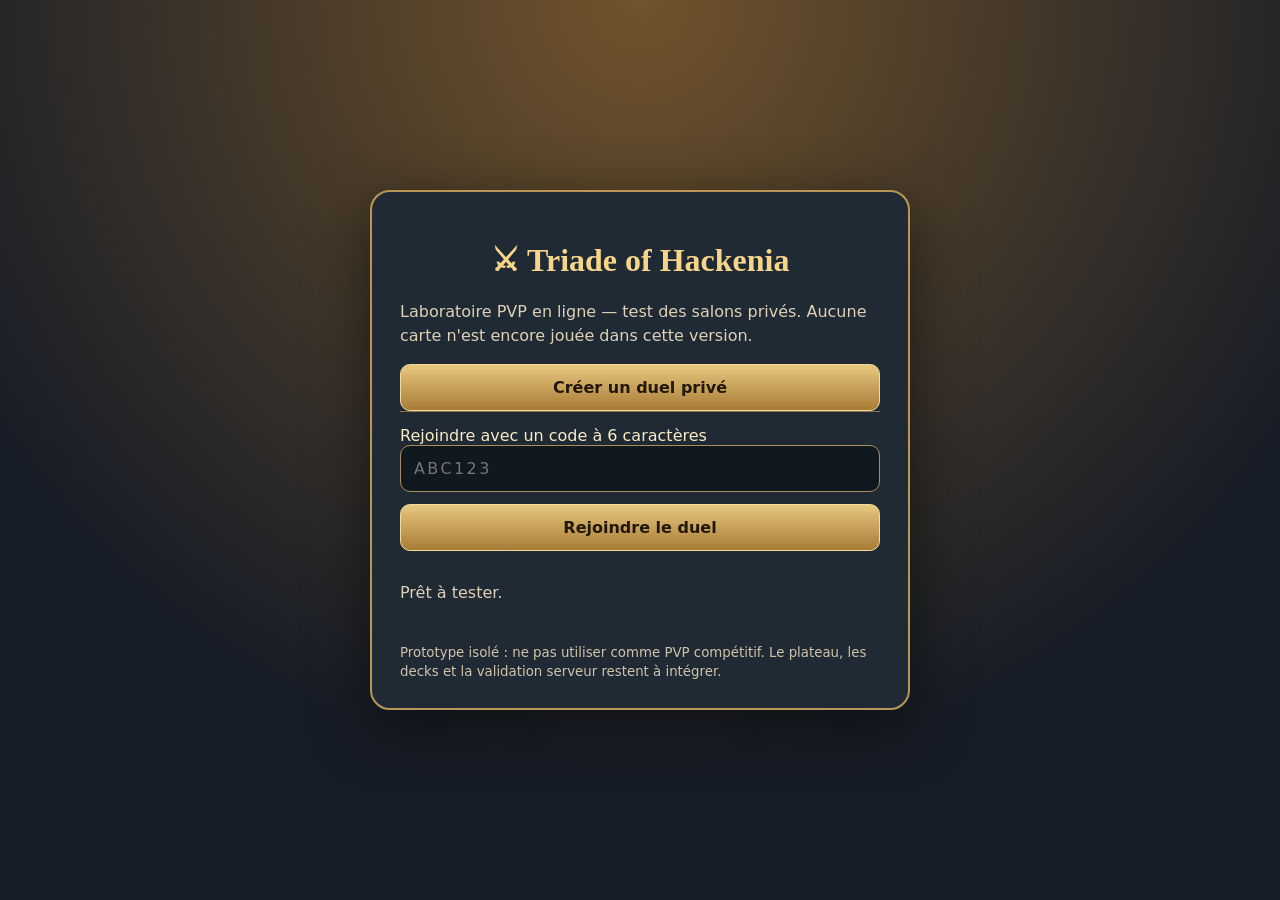
<file: online/index.html>
<!doctype html>
<html lang="fr"><head><meta charset="utf-8"><meta name="viewport" content="width=device-width,initial-scale=1">
<title>Triade of Hackenia — Test salons PVP</title>
<style>
*{box-sizing:border-box}body{margin:0;min-height:100vh;background:radial-gradient(circle at top,#71532c,#171d27 70%);color:#f9ebc5;font-family:system-ui,sans-serif;display:grid;place-items:center;padding:18px}
main{width:min(100%,540px);padding:28px;border:2px solid #b99653;border-radius:20px;background:#202a34;box-shadow:0 16px 60px #0008}h1{text-align:center;font-family:Georgia,serif;color:#f6d48a}p{line-height:1.5;color:#dfd1b6}.actions{display:grid;gap:12px}button,input{font:inherit;border-radius:10px;padding:13px}button{cursor:pointer;background:linear-gradient(#e7c77e,#a87c36);color:#221809;border:1px solid #f4db9a;font-weight:800}button:disabled{opacity:.55;cursor:wait}input{width:100%;background:#101820;color:white;border:1px solid #ac8e59;text-transform:uppercase;letter-spacing:.15em}section{padding:14px 0;border-top:1px solid #88724d}#status{min-height:45px;white-space:pre-wrap}code{overflow-wrap:anywhere;color:#f7d47c}small{color:#d1c3aa}
</style></head><body><main>
<h1>⚔ Triade of Hackenia</h1><p>Laboratoire PVP en ligne — test des salons privés. Aucune carte n'est encore jouée dans cette version.</p>
<div class="actions"><button id="create">Créer un duel privé</button></div>
<section><label for="code">Rejoindre avec un code à 6 caractères</label><div class="actions"><input id="code" maxlength="6" placeholder="ABC123" autocomplete="off"><button id="join">Rejoindre le duel</button></div></section>
<section id="room" hidden><h2>Votre salle</h2><p>Code d'invitation : <strong id="roomCode"></strong></p><p id="players"></p><button id="copy">Copier le code</button></section>
<p id="status" role="status" aria-live="polite">Prêt à tester.</p>
<small>Prototype isolé : ne pas utiliser comme PVP compétitif. Le plateau, les decks et la validation serveur restent à intégrer.</small>
</main><script type="module">
import { createOnlineRoom, joinOnlineRoom, getOnlineRoom, supabase } from './supabase-client.js';
const $=id=>document.getElementById(id);
let activeRoom=null, channel=null;
function status(message){$('status').textContent=message}
async function refresh(){if(!activeRoom)return;const r=await getOnlineRoom(activeRoom);$('room').hidden=false;$('roomCode').textContent=r.room_code;$('players').textContent=r.guest_id?'Deux joueurs connectés — salle prête !':'En attente du deuxième joueur…';}
async function watchRoom(id){if(channel)await supabase.removeChannel(channel);activeRoom=id;await refresh();channel=supabase.channel('room-test-'+id).on('postgres_changes',{event:'UPDATE',schema:'public',table:'slay_rooms',filter:'id=eq.'+id},()=>refresh().catch(e=>status(e.message))).subscribe();}
// Realtime Postgres Changes nécessite d'ajouter slay_rooms à la publication supabase_realtime.
// Polling de secours pour ce laboratoire uniquement.
setInterval(()=>{if(activeRoom)refresh().catch(()=>{})},4000);
async function run(button,fn){button.disabled=true;try{await fn()}catch(e){status('Erreur : '+(e.message||String(e)))}finally{button.disabled=false}}
$('create').onclick=()=>run($('create'),async()=>{status('Création en cours…');const r=await createOnlineRoom();await watchRoom(r.room_id);status('Salle créée ! Partage le code à ton ami.')});
$('join').onclick=()=>run($('join'),async()=>{status('Connexion à la salle…');const id=await joinOnlineRoom($('code').value);await watchRoom(id);status('Tu as rejoint le duel !')});
$('copy').onclick=async()=>{try{await navigator.clipboard.writeText($('roomCode').textContent);status('Code copié !')}catch{status('Sélectionne et copie le code affiché.')}};
</script></body></html>
</file>
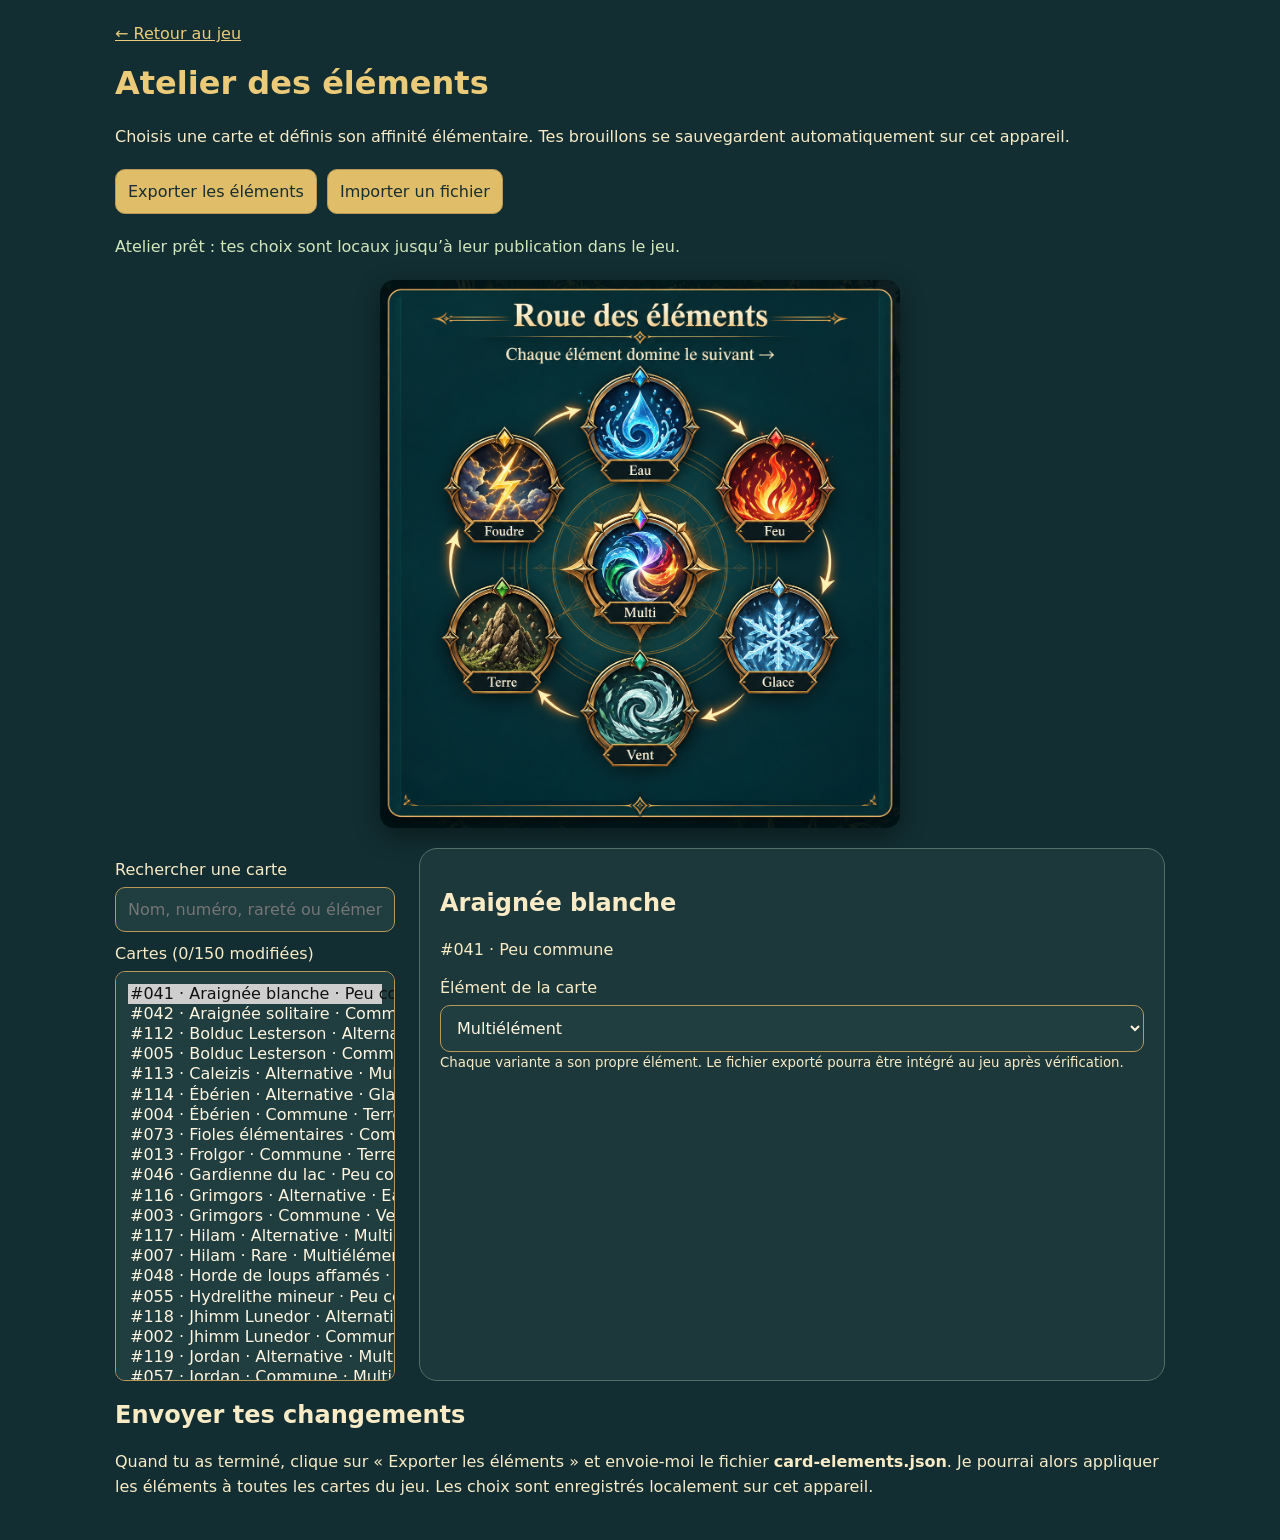
<file: element-editor.html>
<!doctype html><html lang="fr"><meta charset="utf-8"><meta name="viewport" content="width=device-width,initial-scale=1"><title>Atelier des éléments · Hackénia</title>
<style>body{margin:0;background:#122e32;color:#f8ebc6;font:16px system-ui}main{max-width:1050px;margin:auto;padding:24px}h1{color:#ebcb79}a{color:#ebcb79}button,input,textarea,select{font:inherit;border:1px solid #b89957;border-radius:10px;padding:12px;box-sizing:border-box}button{background:#e0bd69;color:#172e30;cursor:pointer}input,textarea,select{background:#203d40;color:#fff6df;width:100%}textarea{min-height:310px;resize:vertical;line-height:1.6}.workspace{display:grid;grid-template-columns:280px 1fr;gap:24px}.tools{display:flex;flex-wrap:wrap;gap:10px;margin:20px 0}label{display:block;margin:12px 0 8px}select{height:410px}#status{min-height:24px;color:#d3e7bc}small{line-height:1.6}article{background:#1c383b;border:1px solid #52706b;border-radius:18px;padding:20px}p{line-height:1.6}@media(max-width:650px){main{padding:16px}.workspace{grid-template-columns:1fr}select{height:145px}textarea{min-height:260px}}.element-wheel{max-width:410px;margin:18px auto;padding:14px;border:1px solid #c9aa67;border-radius:16px;background:#17363b;text-align:center}.element-wheel strong{color:#e8cd8b}.element-wheel-ring{position:relative;width:260px;height:260px;max-width:100%;margin:18px auto;border:3px dashed #a8a67b;border-radius:50%;background:radial-gradient(circle,#315d58 0 25%,transparent 28%)}.wheel-node{--a:calc(var(--i)*60deg - 90deg);position:absolute;top:50%;left:50%;transform:translate(-50%,-50%) rotate(var(--a)) translateX(110px) rotate(calc(-1*var(--a)));width:66px;height:55px;border:1px solid #d5b878;border-radius:12px;background:#102d36;display:grid;place-content:center;font-size:1.3rem}.wheel-node small{font-size:.7rem}.wheel-center{position:absolute;inset:36%;border-radius:50%;background:#c7a4ce;color:#1d2531;display:grid;place-content:center;font-weight:900}.element-wheel p{font-size:.85rem}@media(max-width:420px){.element-wheel-ring{width:220px;height:220px}.wheel-node{transform:translate(-50%,-50%) rotate(var(--a)) translateX(93px) rotate(calc(-1*var(--a)));width:57px;height:50px;font-size:1.1rem}}.element-wheel-art{width:min(100%,520px);margin:20px auto;line-height:0}.element-wheel-art img{width:100%;height:auto;display:block;border-radius:14px;box-shadow:0 8px 24px #0006}@media(max-width:650px){.element-wheel-art{width:100%;margin:14px auto}}</style>
<main><a href="index.html">← Retour au jeu</a><h1>Atelier des éléments</h1><p>Choisis une carte et définis son affinité élémentaire. Tes brouillons se sauvegardent automatiquement sur cet appareil.</p><div class="tools"><button id="export" disabled>Exporter les éléments</button><button id="import" disabled>Importer un fichier</button><input type="file" id="file" accept="application/json,.json" hidden></div><p id="status" role="status">Chargement des cartes…</p><figure class="element-wheel-art"><img src="assets/roue-elements-hackenia.png" alt="Roue des éléments : Eau, Feu, Glace, Vent, Terre, Foudre et Multiélément." loading="lazy" decoding="async"></figure><div class="workspace"><aside><label for="search">Rechercher une carte</label><input id="search" placeholder="Nom, numéro, rareté ou élément"><label for="cards">Cartes <span id="progress"></span></label><select id="cards" size="14" aria-label="Choisir une carte"></select></aside><article><h2 id="name">Choisis une carte</h2><p id="details"></p><label for="element">Élément de la carte</label><select id="element" disabled style="height:auto"><option value="neutral">Sans élément</option><option value="wind">Vent</option><option value="water">Eau</option><option value="fire">Feu</option><option value="earth">Terre</option><option value="ice">Glace</option><option value="lightning">Foudre</option><option value="multi">Multiélément</option><option value="redSpiral">Spirale rouge</option></select><small>Chaque variante a son propre élément. Le fichier exporté pourra être intégré au jeu après vérification.</small></article></div><h2>Envoyer tes changements</h2><p>Quand tu as terminé, clique sur « Exporter les éléments » et envoie-moi le fichier <strong>card-elements.json</strong>. Je pourrai alors appliquer les éléments à toutes les cartes du jeu. Les choix sont enregistrés localement sur cet appareil.</p></main>
<script>
const $=id=>document.getElementById(id),key='hackenia-element-drafts-v1';
const allowed=['neutral','wind','water','fire','earth','ice','lightning','multi','redSpiral'];
const names={neutral:'Sans élément',wind:'Vent',water:'Eau',fire:'Feu',earth:'Terre',ice:'Glace',lightning:'Foudre',multi:'Multiélément',redSpiral:'Spirale rouge'};
let cards=[],selected=null,drafts={};
function status(message){$('status').textContent=message}
function current(c){return Object.hasOwn(drafts,c.id)?drafts[c.id]:c.element}
function save(){try{localStorage.setItem(key,JSON.stringify(drafts));status('Modifications sauvegardées sur cet appareil.')}catch{status('Sauvegarde locale indisponible : exporte ton fichier.')}}
function list(){const query=$('search').value.toLocaleLowerCase('fr');const old=selected;$('cards').replaceChildren();for(const c of cards){if(![c.name,c.number,c.rarity,names[current(c)]].join(' ').toLocaleLowerCase('fr').includes(query))continue;const o=document.createElement('option');o.value=c.id;o.textContent=(Object.hasOwn(drafts,c.id)?'✓ ':'')+c.number+' · '+c.name+' · '+c.rarity+' · '+names[current(c)];$('cards').append(o)}if([...$('cards').options].some(o=>o.value===old))$('cards').value=old;else if($('cards').options.length)choose($('cards').options[0].value);$('progress').textContent='('+Object.keys(drafts).length+'/'+cards.length+' modifiées)'}
function choose(id){const c=cards.find(c=>c.id===id);if(!c)return;selected=id;$('name').textContent=c.name;$('details').textContent=c.number+' · '+c.rarity;$('element').disabled=false;$('element').value=current(c);$('cards').value=id}
$('search').oninput=list;$('cards').onchange=()=>choose($('cards').value);$('element').onchange=()=>{drafts[selected]=$('element').value;save();list()};
$('export').onclick=()=>{const data={version:1,cards:cards.map(c=>({...c,element:current(c)}))};const blob=new Blob([JSON.stringify(data,null,2)+'\n'],{type:'application/json'}),url=URL.createObjectURL(blob),a=document.createElement('a');a.href=url;a.download='card-elements.json';a.click();setTimeout(()=>URL.revokeObjectURL(url),1000);status('Fichier exporté. Envoie-le-moi quand tu as terminé.')};
$('import').onclick=()=>$('file').click();$('file').onchange=async()=>{try{const f=$('file').files[0];if(!f)return;const data=JSON.parse(await f.text());if(data.version!==1||!Array.isArray(data.cards)||data.cards.some(c=>typeof c.id!=='string'||!allowed.includes(c.element))||new Set(data.cards.map(c=>c.id)).size!==data.cards.length)throw Error();let count=0;for(const c of data.cards){if(cards.some(x=>x.id===c.id)){drafts[c.id]=c.element;count++}}if(!count)throw Error();save();list();choose(selected);status(count+' éléments importés.')}catch{status('Fichier invalide. Choisis un export de cet atelier.')}finally{$('file').value=''}};
fetch('assets/data/card-elements-template.json',{cache:'no-store'}).then(r=>{if(!r.ok)throw Error();return r.json()}).then(data=>{cards=data.cards;try{const saved=JSON.parse(localStorage.getItem(key)||'{}');if(saved&&typeof saved==='object')for(const c of cards)if(allowed.includes(saved[c.id]))drafts[c.id]=saved[c.id]}catch{}list();choose(cards[0]?.id);$('export').disabled=false;$('import').disabled=false;status('Atelier prêt : tes choix sont locaux jusqu’à leur publication dans le jeu.')}).catch(()=>status('Impossible de charger les cartes. Réessaie après actualisation.'));
</script></html>
</file>
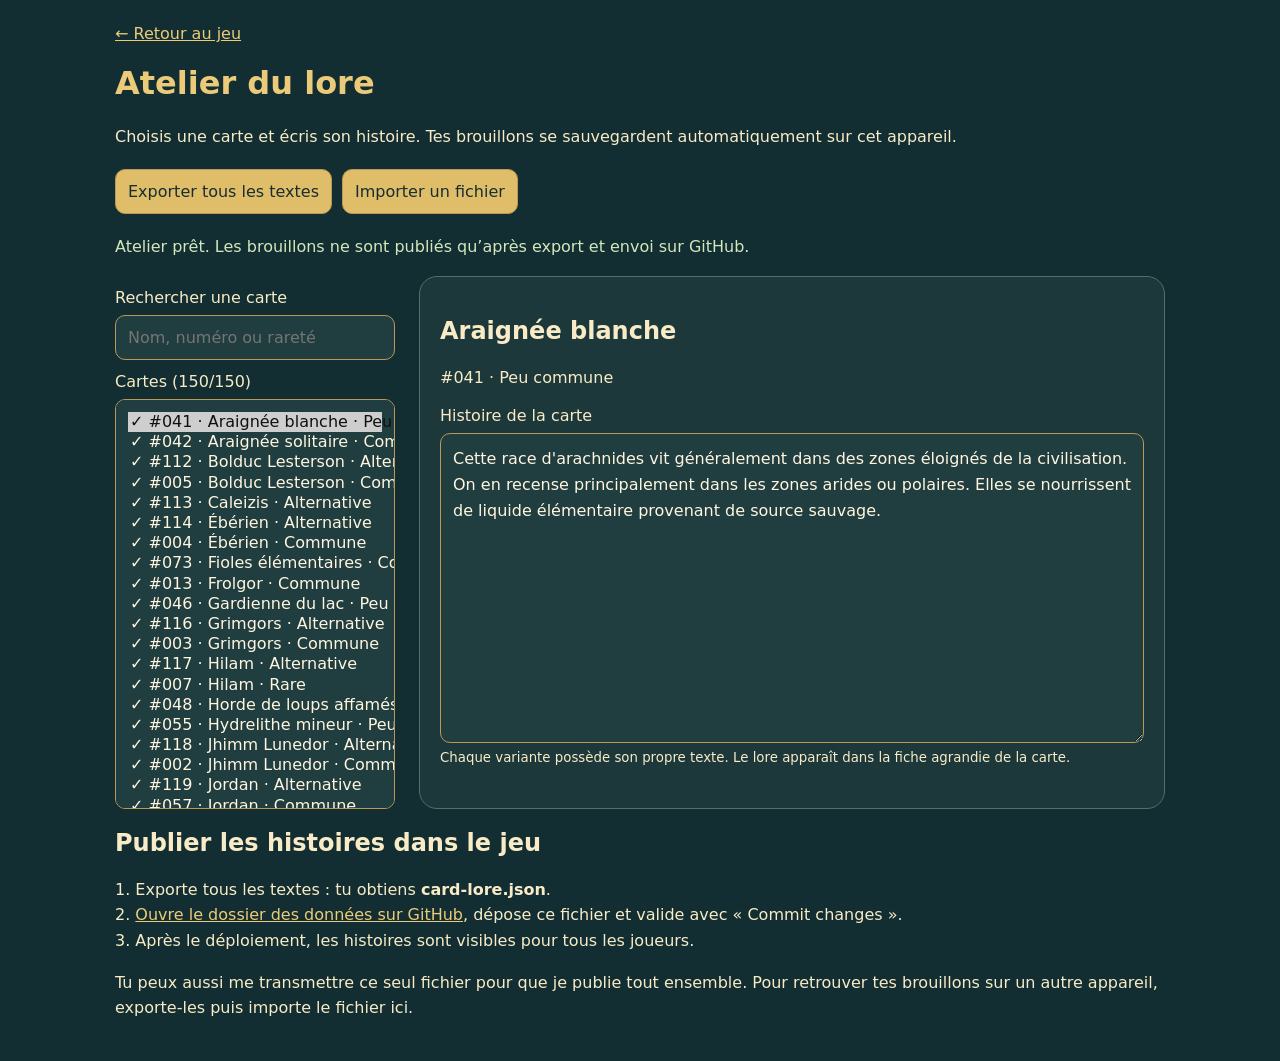
<file: lore-editor.html>
<!doctype html><html lang="fr"><meta charset="utf-8"><meta name="viewport" content="width=device-width,initial-scale=1"><title>Atelier du lore · Hackénia</title>
<style>body{margin:0;background:#122e32;color:#f8ebc6;font:16px system-ui}main{max-width:1050px;margin:auto;padding:24px}h1{color:#ebcb79}a{color:#ebcb79}button,input,textarea,select{font:inherit;border:1px solid #b89957;border-radius:10px;padding:12px;box-sizing:border-box}button{background:#e0bd69;color:#172e30;cursor:pointer}input,textarea,select{background:#203d40;color:#fff6df;width:100%}textarea{min-height:310px;resize:vertical;line-height:1.6}.workspace{display:grid;grid-template-columns:280px 1fr;gap:24px}.tools{display:flex;flex-wrap:wrap;gap:10px;margin:20px 0}label{display:block;margin:12px 0 8px}select{height:410px}#status{min-height:24px;color:#d3e7bc}small{line-height:1.6}article{background:#1c383b;border:1px solid #52706b;border-radius:18px;padding:20px}p{line-height:1.6}@media(max-width:650px){main{padding:16px}.workspace{grid-template-columns:1fr}select{height:145px}textarea{min-height:260px}}</style>
<main><a href="index.html">← Retour au jeu</a><h1>Atelier du lore</h1><p>Choisis une carte et écris son histoire. Tes brouillons se sauvegardent automatiquement sur cet appareil.</p><div class="tools"><button id="export" disabled>Exporter tous les textes</button><button id="import" disabled>Importer un fichier</button><input type="file" id="file" accept="application/json,.json" hidden></div><p id="status" role="status">Chargement des cartes…</p><div class="workspace"><aside><label for="search">Rechercher une carte</label><input id="search" placeholder="Nom, numéro ou rareté"><label for="cards">Cartes <span id="progress"></span></label><select id="cards" size="14" aria-label="Choisir une carte"></select></aside><article><h2 id="name">Choisis une carte</h2><p id="details"></p><label for="lore">Histoire de la carte</label><textarea id="lore" disabled placeholder="À toi de raconter son histoire…"></textarea><small>Chaque variante possède son propre texte. Le lore apparaît dans la fiche agrandie de la carte.</small></article></div><h2>Publier les histoires dans le jeu</h2><p>1. Exporte tous les textes : tu obtiens <strong>card-lore.json</strong>.<br>2. <a href="https://github.com/Bulboel/Slay-TCG/upload/main/assets/data" target="_blank" rel="noopener">Ouvre le dossier des données sur GitHub</a>, dépose ce fichier et valide avec « Commit changes ».<br>3. Après le déploiement, les histoires sont visibles pour tous les joueurs.</p><p>Tu peux aussi me transmettre ce seul fichier pour que je publie tout ensemble. Pour retrouver tes brouillons sur un autre appareil, exporte-les puis importe le fichier ici.</p></main>
<script>
const $=id=>document.getElementById(id),key='hackenia-lore-drafts-v1';let cards=[],selected=null,drafts={};
function status(text){$('status').textContent=text}
function save(){try{localStorage.setItem(key,JSON.stringify(drafts));status('Brouillon sauvegardé sur cet appareil.')}catch{status('Sauvegarde locale indisponible : exporte le fichier pour conserver tes textes.')}}
function textFor(c){return Object.prototype.hasOwnProperty.call(drafts,c.id)?drafts[c.id]:c.lore||''}
function list(){const query=$('search').value.toLocaleLowerCase('fr');$('cards').replaceChildren();for(const c of cards){if(!`${c.name} ${c.number} ${c.rarity}`.toLocaleLowerCase('fr').includes(query))continue;const o=document.createElement('option');o.value=c.id;o.textContent=`${textFor(c).trim()?'✓ ':''}${c.number} · ${c.name} · ${c.rarity}`;$('cards').append(o)}$('cards').value=selected||'';$('progress').textContent=`(${cards.filter(c=>textFor(c).trim()).length}/${cards.length})`}
function choose(id){const c=cards.find(c=>c.id===id);if(!c)return;selected=id;$('name').textContent=c.name;$('details').textContent=`${c.number} · ${c.rarity}`;$('lore').disabled=false;$('lore').value=textFor(c);$('cards').value=id}
$('search').oninput=list;$('cards').onchange=()=>choose($('cards').value);$('lore').oninput=()=>{drafts[selected]=$('lore').value;save();list()};
$('export').onclick=()=>{const blob=new Blob([JSON.stringify({version:1,cards:cards.map(c=>({...c,lore:textFor(c)}))},null,2)+'\n'],{type:'application/json'});const url=URL.createObjectURL(blob),a=document.createElement('a');a.href=url;a.download='card-lore.json';a.click();setTimeout(()=>URL.revokeObjectURL(url),1000);status('Fichier exporté. Tes brouillons restent disponibles ici.')};
$('import').onclick=()=>$('file').click();$('file').onchange=async()=>{try{const f=$('file').files[0];if(!f)return;const data=JSON.parse(await f.text());if(data.version!==1||!Array.isArray(data.cards)||data.cards.some(c=>typeof c.id!=='string'||typeof c.lore!=='string')||new Set(data.cards.map(c=>c.id)).size!==data.cards.length)throw Error();let count=0;for(const c of data.cards){if(cards.some(x=>x.id===c.id)){drafts[c.id]=c.lore;count++}}if(!count)throw Error();save();list();choose(selected);status(`${count} textes importés et sauvegardés.`)}catch{status('Fichier invalide. Choisis un export card-lore.json de cet atelier.')}finally{$('file').value=''}};
fetch('assets/data/card-lore.json',{cache:'no-store'}).then(r=>{if(!r.ok)throw Error();return r.json()}).then(data=>{cards=data.cards;try{const saved=JSON.parse(localStorage.getItem(key)||'{}');if(saved&&typeof saved==='object')for(const c of cards)if(typeof saved[c.id]==='string')drafts[c.id]=saved[c.id]}catch{}list();choose(cards[0]?.id);$('export').disabled=false;$('import').disabled=false;status('Atelier prêt. Les brouillons ne sont publiés qu’après export et envoi sur GitHub.')}).catch(()=>status('Impossible de charger les cartes. Recharge la page pour réessayer.'));
</script></html>
</file>
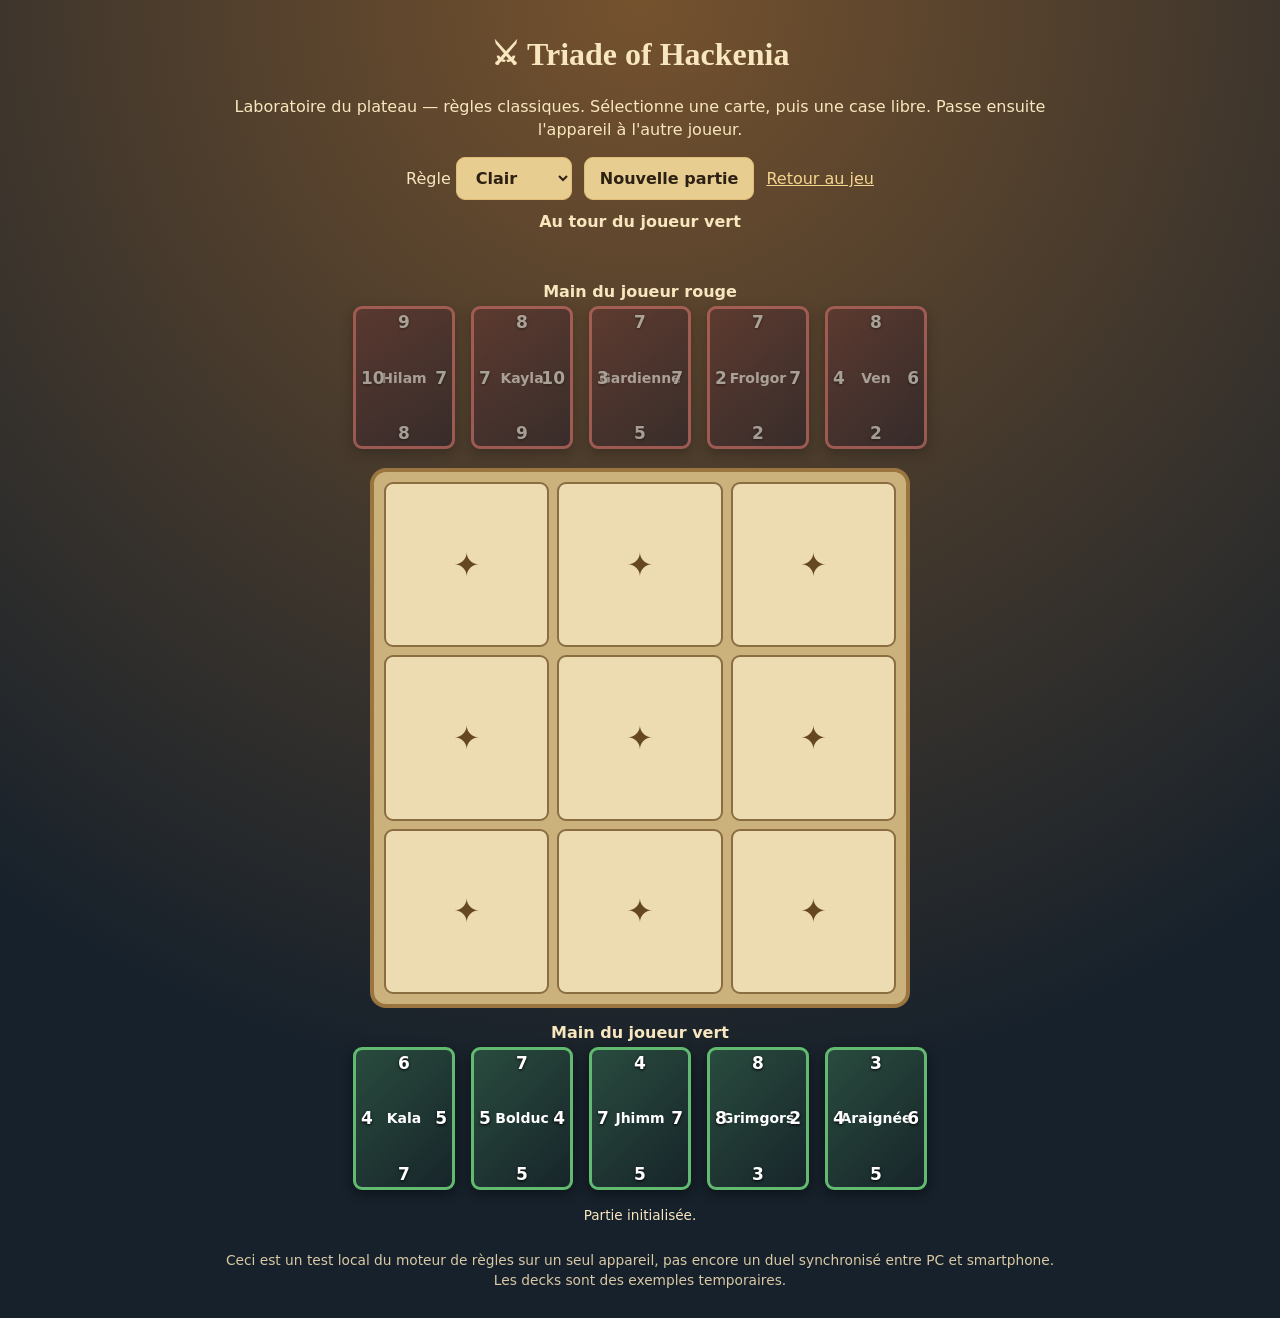
<file: online/board-test.html>
<!doctype html>
<html lang="fr">
<head><meta charset="utf-8"><meta name="viewport" content="width=device-width,initial-scale=1">
<title>Triade of Hackenia — Test du plateau</title>
<style>
*{box-sizing:border-box}body{margin:0;background:radial-gradient(circle at top,#75522e,#17212b 75%);color:#f8e7be;font-family:system-ui,sans-serif;padding:14px}
main{max-width:850px;margin:auto}h1,h2{text-align:center;font-family:Georgia,serif}p{text-align:center;line-height:1.45}button,select{font:inherit}button{cursor:pointer}button:disabled{cursor:not-allowed;opacity:.5}
.toolbar{display:flex;justify-content:center;gap:12px;flex-wrap:wrap;margin:12px 0}.toolbar button,.toolbar select{padding:10px 15px;border:1px solid #e0bc76;border-radius:9px;background:#e8cd91;color:#2d2114;font-weight:700}
.status{text-align:center;min-height:55px;font-weight:700}#board{width:min(94vw,540px);aspect-ratio:1;margin:14px auto;display:grid;grid-template-columns:repeat(3,1fr);gap:8px;padding:10px;border:4px solid #9b753f;border-radius:16px;background:#cbb17b}
.cell{border:2px solid #8b6d42;border-radius:9px;background:#eddbb1;min-width:0;display:grid;place-items:center;color:#654821;font-size:2rem}
.cell:focus-visible,.pick:focus-visible{outline:4px solid #fff}
.cell.available:hover{background:#fff0be}.card{position:relative;width:88%;aspect-ratio:2.5/3.5;border:3px solid #61ba70;border-radius:9px;background:linear-gradient(135deg,#294b3e,#17252a);color:white;display:grid;place-items:center;padding:5px;font-weight:700;box-shadow:0 4px 12px #0007}
.card.guest{border-color:#ec7777;background:linear-gradient(135deg,#623332,#241d29)}
.card .name{font-size:clamp(9px,1.8vw,14px);text-align:center;overflow-wrap:anywhere}.v{position:absolute;font-size:clamp(11px,2vw,17px);text-shadow:0 1px 3px black}.t{top:3px;left:50%;transform:translateX(-50%)}.r{right:5px;top:50%;transform:translateY(-50%)}.b{bottom:3px;left:50%;transform:translateX(-50%)}.l{left:5px;top:50%;transform:translateY(-50%)}
.hand{display:flex;justify-content:center;gap:6px;flex-wrap:wrap;min-height:110px;margin-bottom:12px}.pick{width:min(18%,112px);min-width:65px;padding:3px;border:2px solid transparent;border-radius:10px;background:transparent}.pick .card{width:100%}.pick.selected{border-color:#ffdb6e;background:#ffffff24}.hand-label{text-align:center;font-weight:700;margin-top:15px}.hint{font-size:.86rem;color:#d9c9a6}#log{margin:10px auto;max-width:540px;font-size:.85rem;text-align:center;min-height:30px}
</style></head>
<body><main>
<h1>⚔ Triade of Hackenia</h1>
<p>Laboratoire du plateau — règles classiques. Sélectionne une carte, puis une case libre. Passe ensuite l'appareil à l'autre joueur.</p>
<div class="toolbar"><label>Règle <select id="rule"><option value="basic-open">Clair</option><option value="basic-dark">Obscur</option></select></label><button id="reset">Nouvelle partie</button><a href="../index.html" style="color:#f5d48e;align-self:center">Retour au jeu</a></div>
<div class="status" id="status" role="status"></div>
<div class="hand-label">Main du joueur rouge</div><div class="hand" id="guestHand"></div>
<div id="board" aria-label="Plateau de neuf cases"></div>
<div class="hand-label">Main du joueur vert</div><div class="hand" id="hostHand"></div>
<div id="log" aria-live="polite"></div>
<p class="hint">Ceci est un test local du moteur de règles sur un seul appareil, pas encore un duel synchronisé entre PC et smartphone. Les decks sont des exemples temporaires.</p>
</main>
<script type="module">
import {createMatchState,applyMove} from './match-engine.js';
const cards=[
{id:'kala',name:'Kala',v:[6,5,7,4]},
{id:'bolduc',name:'Bolduc',v:[7,4,5,5]},
{id:'jhimm',name:'Jhimm',v:[4,7,5,7]},
{id:'grimgors',name:'Grimgors',v:[8,2,3,8]},
{id:'araignee',name:'Araignée',v:[3,6,5,4]},
{id:'hilam',name:'Hilam',v:[9,7,8,10]},
{id:'kayla',name:'Kayla',v:[8,10,9,7]},
{id:'gardienne',name:'Gardienne',v:[7,7,5,3]},
{id:'frolgor',name:'Frolgor',v:[7,7,2,2]},
{id:'ven',name:'Ven',v:[8,6,2,4]}
];
let state,selected=null;
const $=id=>document.getElementById(id);
function cardHtml(card,owner){return '<div class="card '+owner+'"><span class="v t">'+card.v[0]+'</span><span class="v r">'+card.v[1]+'</span><span class="v b">'+card.v[2]+'</span><span class="v l">'+card.v[3]+'</span><span class="name">'+(cards.find(c=>c.id===card.id)?.name||card.id)+'</span></div>'}
function render(){
$('status').textContent=state.finished?(state.winner==='draw'?'Égalité !':(state.winner==='host'?'Vert':'Rouge')+' remporte la partie !'):'Au tour du joueur '+(state.turn==='host'?'vert':'rouge');
$('board').replaceChildren();
state.board.forEach((entry,pos)=>{const cell=document.createElement('button');cell.className='cell'+(!entry?' available':'');cell.type='button';cell.setAttribute('aria-label','Case '+(pos+1)+(entry?' occupée':' libre'));if(entry){cell.innerHTML=cardHtml(entry.card,entry.owner);cell.disabled=true}else{cell.textContent='✦';cell.onclick=()=>play(pos)}$('board').append(cell)});
for(const player of ['host','guest']){
const hand=$(player+'Hand');hand.replaceChildren();state.hands[player].forEach((card,index)=>{const btn=document.createElement('button');btn.className='pick'+(selected?.player===player&&selected.index===index?' selected':'');btn.type='button';btn.disabled=state.finished||state.turn!==player;const hidden=state.rule==='basic-dark'&&state.turn!==player;btn.innerHTML=hidden?'<div class="card '+player+'">✦</div>':cardHtml(card,player);btn.onclick=()=>{selected={player,index};render()};hand.append(btn)})}
}
function play(position){if(!selected){$('log').textContent='Choisis d’abord une carte dans ta main.';return}try{const result=applyMove(state,selected.player,selected.index,position);state=result.state;selected=null;$('log').textContent=result.captures.length?result.captures.length+' carte(s) capturée(s) !':'Carte posée.';render()}catch(error){$('log').textContent=error.message}}
function reset(){state=createMatchState(cards.slice(0,5),cards.slice(5,10),$('rule').value);selected=null;$('log').textContent='Partie initialisée.';render()}
$('reset').onclick=reset;$('rule').onchange=reset;reset();
</script></body></html>
</file>
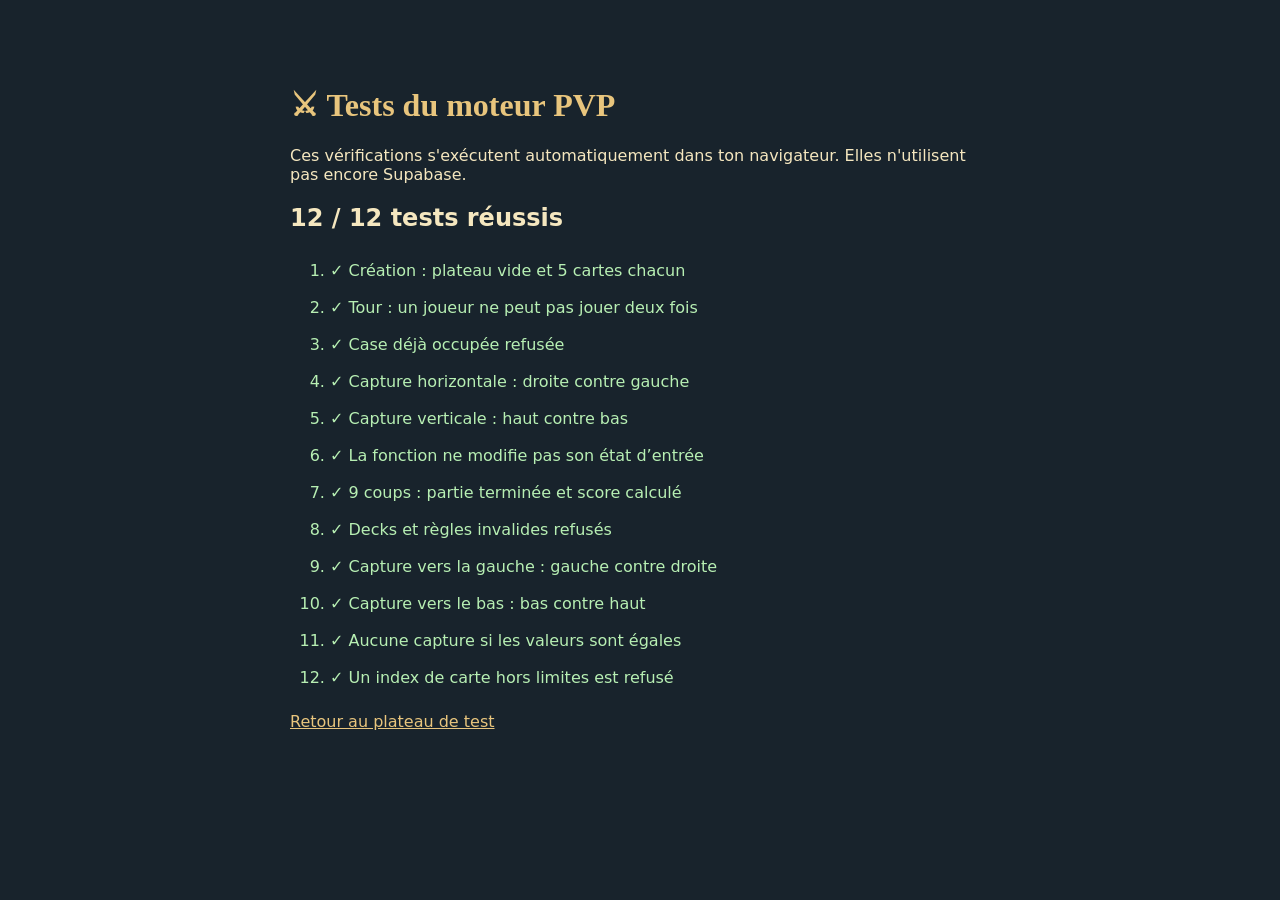
<file: online/engine-tests.html>
<!doctype html><html lang="fr"><head><meta charset="utf-8"><meta name="viewport" content="width=device-width,initial-scale=1"><title>Triade of Hackenia — Tests du moteur PVP</title><style>body{font:16px system-ui;background:#18232c;color:#f5e7bf;max-width:700px;margin:5vh auto;padding:20px}h1{font-family:Georgia,serif;color:#e8c57d}li{padding:9px 0}a{color:#e8c57d}</style></head><body><h1>⚔ Tests du moteur PVP</h1><p>Ces vérifications s'exécutent automatiquement dans ton navigateur. Elles n'utilisent pas encore Supabase.</p><h2 id="summary">Exécution des tests…</h2><ol id="results"></ol><p><a href="board-test.html">Retour au plateau de test</a></p><script type="module" src="./engine-tests.js"></script></body></html>
</file>
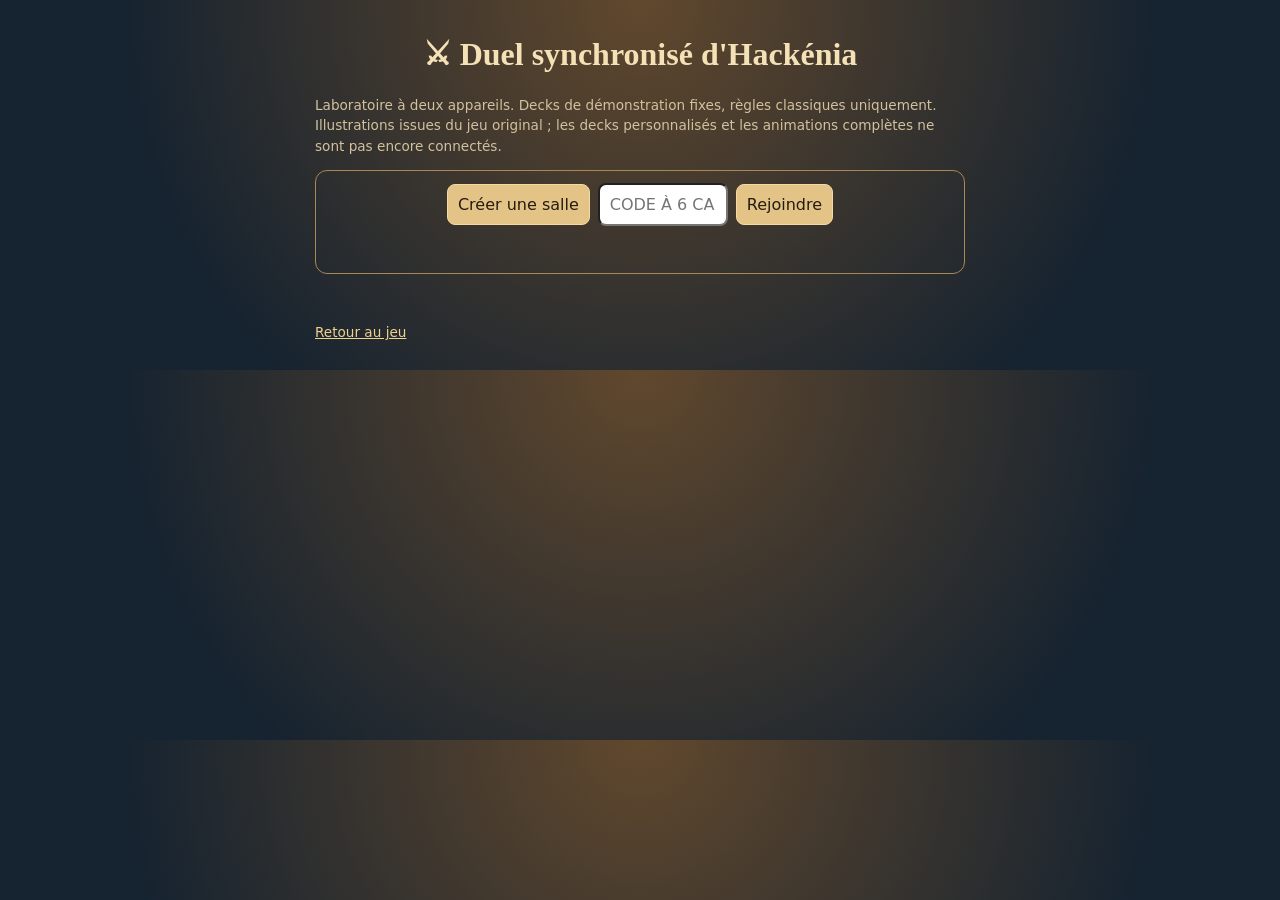
<file: online/synced-test.html>
<!doctype html><html lang="fr"><head><meta charset="utf-8"><meta name="viewport" content="width=device-width,initial-scale=1"><title>Triade of Hackenia — Duel synchronisé</title><style>
*{box-sizing:border-box}body{background:radial-gradient(circle at top,#61482d,#162330 70%);color:#f4e1b5;font:16px system-ui;margin:0;padding:14px}main{max-width:650px;margin:auto}h1{text-align:center;font-family:Georgia,serif}p{line-height:1.5}button,input{font:inherit;border-radius:8px;padding:10px}button{background:#e3c486;color:#251b11;border:1px solid #f5d99f;cursor:pointer}button:disabled{opacity:.45}input{width:130px;text-transform:uppercase}header,.actions{display:flex;gap:8px;flex-wrap:wrap;justify-content:center;align-items:center}#roomInfo,#status{text-align:center;padding:10px;min-height:35px}#board{display:grid;grid-template-columns:repeat(3,1fr);gap:7px;background:#c3a16c;border:5px solid #7d5a32;border-radius:14px;padding:8px;aspect-ratio:1;margin:12px auto;max-width:480px}.cell{background:#ebd5a4;display:grid;place-items:center;border:2px solid #8a6d43;padding:2px;min-width:0}.card{background:#203c3d;color:white;border:3px solid #6ac782;border-radius:9px;position:relative;aspect-ratio:3/4;width:100%;display:grid;place-items:center;font-weight:700;font-size:clamp(10px,2vw,14px)}.guest{border-color:#ef8383;background:#4d2c38}.card span{position:absolute}.t{top:2px}.r{right:5px}.b{bottom:2px}.l{left:5px}.card strong{font-size:clamp(9px,2vw,13px)}.hand{display:flex;gap:5px;justify-content:center;flex-wrap:wrap}.hand button{width:18%;padding:2px;min-width:55px;background:transparent;border:2px solid transparent}.hand button.active{border-color:#ffdd77}.hand .card{width:100%}.label{text-align:center;font-weight:700;margin:14px 0 6px}.note{font-size:.85rem;color:#d2c19e}#roomPanel{border:1px solid #a88953;border-radius:12px;padding:12px}.card{overflow:hidden;isolation:isolate;box-shadow:0 5px 12px #0008;transition:transform .22s ease,border-color .2s ease}
.card::before{content:'';position:absolute;inset:0;z-index:-1;background-image:var(--card-art);background-size:300% 300%;background-position:var(--card-pos);background-repeat:no-repeat;filter:saturate(1.07)}
.card::after{content:'';position:absolute;inset:0;z-index:-1;background:linear-gradient(180deg,#0008 0%,transparent 30%,transparent 55%,#000b 100%)}
.card span{z-index:2;text-shadow:0 1px 4px #000,0 0 3px #000;font-size:clamp(11px,2.5vw,19px)}
.card strong{z-index:2;position:absolute;bottom:20%;max-width:94%;padding:3px;background:#101720a6;border-radius:4px;text-align:center;text-shadow:0 1px 4px #000}
.hand button:not(:disabled):hover .card{transform:translateY(-6px) scale(1.04)}
.hand button.active .card{box-shadow:0 0 0 3px #ffdc6c,0 0 18px #ffdd78}
.cell .card.just-placed{animation:triade-arrive .3s ease-out both}
@media (max-width:900px){.cell .card,.cell .card.just-placed{animation:none!important;transition:none!important}}
@keyframes triade-arrive{from{opacity:.5;transform:scale(.82) rotate(-3deg)}to{opacity:1;transform:scale(1)}}
#gamePanel[hidden]{display:none}</style></head><body><main><h1>⚔ Duel synchronisé d'Hackénia</h1><p class="note">Laboratoire à deux appareils. Decks de démonstration fixes, règles classiques uniquement. Illustrations issues du jeu original ; les decks personnalisés et les animations complètes ne sont pas encore connectés.</p><section id="roomPanel"><div class="actions"><button id="create">Créer une salle</button><input id="code" maxlength="6" placeholder="Code à 6 caractères" aria-label="Code du salon"><button id="join">Rejoindre</button></div><div id="roomInfo"></div><div class="actions"><button id="copy" hidden>📋 Copier le code</button><button id="start" hidden>Démarrer le duel</button></div></section><div id="status" role="status"></div><section id="gamePanel" hidden><div class="label">Main du joueur rouge</div><div class="hand" id="guestHand"></div><div id="board"></div><div class="label">Main du joueur vert</div><div class="hand" id="hostHand"></div></section><p class="note"><a style="color:#efd18e" href="../index.html">Retour au jeu</a></p></main><script type="module">
import {supabase,ensureOnlineIdentity,createOnlineRoom,joinOnlineRoom,getOnlineRoom} from './supabase-client.js';
const $=id=>document.getElementById(id);
const artwork = {
  'Kala':27,'Bolduc':4,'Jhimm':23,'Grimgors':13,'Araignée':2,
  'Hilam':15,'Kayla':29,'Gardienne':11,'Frolgor':10,'Ven':42
};
const decks={host:[['Kala',[6,5,7,4]],['Bolduc',[7,4,5,5]],['Jhimm',[4,7,5,7]],['Grimgors',[8,2,3,8]],['Araignée',[3,6,5,4]]],guest:[['Hilam',[9,7,8,10]],['Kayla',[8,10,9,7]],['Gardienne',[7,7,5,3]],['Frolgor',[7,7,2,2]],['Ven',[8,6,2,4]]]};
let roomId=null,role=null,game=null,room=null,selected=null,working=false;
let previousBoard=null, previousRoomId=null, lastRenderedState=null;
function say(message){$('status').textContent=message}
function card(name,v,owner){const d=document.createElement('div');d.className='card '+owner;d.innerHTML='<span class="t">'+v[0]+'</span><span class="r">'+v[1]+'</span><span class="b">'+v[2]+'</span><span class="l">'+v[3]+'</span><strong></strong>';d.querySelector('strong').textContent=name;
const n=artwork[name];
if(n){const sheet=Math.floor((n-1)/9)+1,x=(n-1)%3,y=Math.floor(((n-1)%9)/3);
d.style.setProperty('--card-art',"url('../assets/cards/s"+sheet+".webp')");
d.style.setProperty('--card-pos',(x*50)+'% '+(y*50)+'%');}
return d}
async function load(){if(!roomId)return;room=await getOnlineRoom(roomId);const user=await ensureOnlineIdentity();role=room.host_id===user.id?'host':'guest';$('roomInfo').textContent='Salle '+room.room_code+' — '+(room.guest_id?'2 joueurs connectés':'en attente du second joueur');$('copy').hidden=false;$('start').hidden=!room.guest_id;
const {data,error}=await supabase.from('slay_online_test_games').select('*').eq('room_id',roomId).maybeSingle();if(error){if(error.code==='42P01'){say('Exécute d’abord le script SQL de synchronisation dans Supabase.');return}throw error}game=data;if(game)render();}
function render(){const stateKey=JSON.stringify({roomId,role,board:game.board,turn:game.turn,winner:game.winner,move_count:game.move_count,selected});
if(stateKey===lastRenderedState)return;
lastRenderedState=stateKey;
$('gamePanel').hidden=false;$('start').hidden=true;const ended=game.winner!==null||game.move_count===9;say(ended?(game.winner==='draw'?'Égalité !':(game.winner===role?'Victoire !':'Défaite !')):(game.turn===role?'À toi de jouer !':'Tour de ton adversaire…'));
const board=$('board');const oldBoard=previousRoomId===roomId?previousBoard:null;board.replaceChildren();game.board.forEach((entry,pos)=>{const btn=document.createElement('button');btn.className='cell';btn.disabled=!!entry||ended||game.turn!==role;btn.setAttribute('aria-label','Case '+(pos+1));if(entry){const item=decks[entry.played_by][entry.hand_index];const face=card(item[0],item[1],entry.owner);if(oldBoard&&oldBoard[pos]===null)face.classList.add('just-placed');btn.append(face)}else{btn.textContent='✦';btn.onclick=()=>move(pos)}board.append(btn)});
previousBoard=game.board.map(entry=>entry?JSON.stringify(entry):null);previousRoomId=roomId;
for(const player of ['host','guest']){const hand=$(player+'Hand');hand.replaceChildren();decks[player].forEach((item,i)=>{if(game.board.some(x=>x?.played_by===player&&x?.hand_index===i))return;const btn=document.createElement('button');btn.className=selected===i&&role===player?'active':'';btn.disabled=player!==role||ended||game.turn!==role;btn.append(card(item[0],item[1],player));btn.onclick=()=>{selected=i;render()};hand.append(btn)})}}
async function move(pos){if(selected===null){say('Choisis une carte avant de sélectionner une case.');return}if(working)return;working=true;try{const {error}=await supabase.rpc('slay_test_move',{p_room:roomId,p_hand_index:selected,p_position:pos});if(error)throw error;selected=null;await load()}catch(e){say('Coup refusé : '+e.message)}finally{working=false}}
async function action(fn){if(working)return;working=true;try{await fn()}catch(e){say('Erreur : '+e.message)}finally{working=false}}
$('create').onclick=()=>action(async()=>{const result=await createOnlineRoom();roomId=result.room_id;await load();say('Salle créée ! Partage le code avec ton ami.')});
$('join').onclick=()=>action(async()=>{roomId=await joinOnlineRoom($('code').value);await load();say('Salon rejoint !')});
$('start').onclick=()=>action(async()=>{const {error}=await supabase.rpc('slay_test_start',{p_room:roomId});if(error)throw error;await load()});
$('copy').onclick=async()=>{try{await navigator.clipboard.writeText(room.room_code);say('Code '+room.room_code+' copié !')}catch{say('Code à copier : '+room.room_code)}};
$('code').oninput=()=>{$('code').value=$('code').value.toUpperCase().replace(/[^A-Z0-9]/g,'').slice(0,6)};
setInterval(()=>{if(roomId&&!working)load().catch(e=>say('Synchronisation : '+e.message))},2500);
</script></body></html>
</file>
<file: collection-updates.css>
/* Subtle transparent foil remains visible on the board and in the hand. */
.story-scene.mine{background:radial-gradient(ellipse at 20% 28%,#68e6ff66,transparent 22%),radial-gradient(ellipse at 80% 28%,#68e6ff66,transparent 22%),repeating-linear-gradient(170deg,#15242c 0 65px,#101a22 66px 130px)}.story-scene.mine::before{content:'LES MINES DE BERDÉSA';color:#acd9e7;font-size:clamp(1.6rem,5vw,4rem)}.story-scene.mine::after{content:'';position:absolute;top:24%;left:20%;width:12px;height:55px;border-radius:50% 50% 15% 15%;background:linear-gradient(#ebffff,#47d5ff 50%,#4a352a 51%);box-shadow:0 -10px 30px #5bdfff;pointer-events:none}.story-scene.mine .story-figures::after{content:'';position:fixed;top:24%;right:20%;width:12px;height:55px;border-radius:50% 50% 15% 15%;background:linear-gradient(#ebffff,#47d5ff 50%,#4a352a 51%);box-shadow:0 -10px 30px #5bdfff;pointer-events:none}
.card.is-foil:not(.card-back)::after{content:'';position:absolute;inset:0;z-index:8;pointer-events:none;background:linear-gradient(115deg,transparent 20%,#ff8bdd50 35%,#f9ed9766 43%,#72dfff55 50%,#aca5ff44 58%,transparent 75%);background-size:280% 100%;mix-blend-mode:screen;animation:gameFoil 6s ease-in-out infinite}
.card.is-foil:not(.card-back)::before{content:'';position:absolute;inset:0;z-index:9;pointer-events:none;background:radial-gradient(circle at 15% 23%,#fffd 0 1px,transparent 3px),radial-gradient(circle at 80% 70%,#fff9 0 1px,transparent 3px);animation:foilStars 3s ease-in-out infinite}
.card.is-foil.card-back::after,.card.is-foil.card-back::before{display:none!important}
@keyframes gameFoil{0%,100%{background-position:110% 0;opacity:.4}50%{background-position:0 0;opacity:.85}}
@keyframes foilStars{0%,100%{opacity:.2}50%{opacity:.8}}
#cardZoom{z-index:220}.booster-pull[role=button]{cursor:zoom-in}.booster-pull:focus-visible{outline:3px solid #255879;outline-offset:5px}
.booster-progress{padding:18px;border:1px solid #9c763f;border-radius:14px;background:#fff4d34d;margin:15px 0;line-height:1.55}.booster-progress progress{display:block;width:100%;height:14px;margin:12px 0;accent-color:#986221}.booster-progress small{display:block;margin-bottom:12px}
.reward-dialog{position:fixed;inset:0;z-index:180;overflow:auto;padding:24px;background:#10202ded;display:grid;align-items:start;justify-items:center}.reward-dialog .panel-card{width:min(1100px,100%);max-height:none}.reward-grid{display:grid;grid-template-columns:repeat(auto-fit,minmax(155px,1fr));gap:20px;margin:22px 0}.reward-option{text-align:center}.reward-art{border:0;background:none;padding:0;cursor:zoom-in}.reward-art .card{width:140px;pointer-events:none}.reward-option p{min-height:3em;font-size:.85rem}.reward-option .menu-btn{min-width:0;width:100%}
.stats-editor{display:grid;grid-template-columns:minmax(180px,340px) 1fr;gap:30px;margin:20px 0;align-items:start}#statsVisual .card{width:100%;max-width:340px}.stats-inputs{display:grid;grid-template-columns:1fr 1fr;gap:14px}.stats-inputs label{display:grid;gap:6px}.stats-inputs input,#statsCard{font:inherit;padding:10px;border:1px solid #8c6839;border-radius:8px;background:#fff4d9;color:#33200e;max-width:100%;min-width:0}#statsScreen details{margin-top:22px;line-height:1.6}#statsScreen summary{cursor:pointer;font-weight:bold}#statsPublishText{display:block;width:100%;height:190px;margin:15px 0;font-family:monospace}#statsScreen form .menu-btn{margin:8px 5px 0 0}#statsScreen select{width:100%}
@media(max-width:600px){.stats-editor{grid-template-columns:1fr;gap:15px}#statsVisual{max-width:300px;margin:auto;width:100%}.reward-dialog{padding:10px}.reward-grid{grid-template-columns:repeat(2,minmax(0,1fr));gap:10px}.reward-art .card{width:min(140px,100%)}.reward-option .menu-btn{padding:10px;font-size:.8rem}}
@media(prefers-reduced-motion:reduce){.card.is-foil::before,.card.is-foil::after,.booster-pull.foil .card::after{animation:none!important}.card.is-foil::after{background-position:50% 0!important;opacity:.5}}
#pityGrid{display:flex;flex-direction:column;gap:8px}#pityGrid .reward-option{display:flex;align-items:center;justify-content:space-between;gap:16px;text-align:left;padding:10px 14px;border:1px solid #9c763f;border-radius:10px}#pityGrid .reward-option p{min-height:0;margin:0;font-weight:bold}#pityGrid .reward-option .menu-btn{width:auto;flex-shrink:0}
</file>
<file: collection-polish.css>
.rarity-badge.divine{color:#fff4fd;background:linear-gradient(120deg,#472974,#8549a6,#3f5c9c);border:1px solid #f1c4ff}.card.rarity-divine{border-color:#ceacfa}.catalog-sort{display:flex;align-items:center;justify-content:flex-end;gap:10px;margin:16px 0;font-weight:bold}.catalog-sort select{padding:10px;border:1px solid #8d632e;border-radius:8px;background:#fff1cf;color:#402916;font:inherit}.mastery-note{font-size:.8rem;line-height:1.5}.catalog-number{position:absolute;bottom:3px;left:4px;z-index:14;color:#fff3cb;background:#102029dd;padding:2px 4px;border-radius:4px;font:700 clamp(8px,.7vw,11px) ui-monospace,monospace;letter-spacing:.03em;pointer-events:none}.mastery-frame{position:absolute;inset:0;z-index:12;border-radius:inherit;pointer-events:none}.mastery-frame.gold{border:4px solid #edc55f;box-shadow:inset 0 0 0 1px #fff5c4,inset 0 0 0 3px #946421,inset 0 0 14px #ffd76399}.mastery-frame.gold:before{content:'';position:absolute;inset:3px;border:1px solid #ffe9a4;border-radius:inherit}.mastery-frame.diamond{border:5px solid #d3f8ff;box-shadow:inset 0 0 0 2px #7aacc5,inset 0 0 12px #9becffd0}.mastery-frame.diamond:before{content:'';position:absolute;inset:-5px;border:5px solid transparent;border-image:repeating-linear-gradient(135deg,#fff 0 8px,#9bd7f4 9px 16px,#dac8ff 17px 23px,#fff 24px 30px) 1;animation:diamondGlint 4s ease-in-out infinite}.mastery-label{position:absolute;bottom:3px;right:4px;z-index:14;font:800 9px system-ui;padding:2px 4px;border-radius:4px;pointer-events:none}.mastery-label.gold{background:#eac75c;color:#492b0e}.mastery-label.diamond{background:#dff9ff;color:#274d6b}.card-back .catalog-number,.card-back .mastery-frame,.card-back .mastery-label{display:none!important}.memory-artwork{position:relative;overflow:hidden}.sigil{padding:0;overflow:hidden}.sigil img{width:100%;height:100%;object-fit:cover}.card-zoom-visual .catalog-number{font-size:14px}.card-zoom-visual .mastery-label{font-size:12px}.card-zoom-copy .mastery-status{font-size:.85rem;margin-top:12px;color:#72512f}
@keyframes diamondGlint{0%,100%{filter:brightness(1)}50%{filter:brightness(1.4)}}
.tutorial-dialog{position:fixed;inset:0;z-index:300;display:grid;place-items:center;overflow:auto;padding:16px;background:#081826ed}.tutorial-dialog .panel-card{width:min(94vw,700px);line-height:1.6}.tutorial-dialog .panel-card h2{font-size:1.7rem}.tutorial-close{position:absolute;top:12px;right:12px;border:0;border-radius:50%;background:#583921;color:#fff3c7;font-size:1.5rem;width:34px;height:34px;cursor:pointer}.tutorial-board{display:grid;grid-template-columns:repeat(3,1fr);gap:7px;width:min(100%,330px);margin:15px auto}.tutorial-cell{min-height:75px;border:2px solid #855830;border-radius:8px;background:#e0c58a;color:#35200d;cursor:pointer;font-size:.85rem}.tutorial-cell:disabled{opacity:1}.tutorial-cell:nth-child(5){background:#cf6863;color:#fff}.tutorial-cell.captured{background:#39764e;color:#fff}.tutorial-hand{padding:12px;border:2px solid #34714a;border-radius:8px;background:#daf0d6;color:#234331;cursor:pointer}.tutorial-hand[aria-pressed=true]{outline:3px solid #ddae35;outline-offset:3px}#tutorialProgress{display:block;font-size:.8rem;margin-bottom:10px}.tutorial-dialog .menu-btn:disabled{opacity:.45;cursor:default}.tutorial-dialog .panel-actions{display:flex;gap:12px;justify-content:center}#tutorialFeedback{font-size:.9rem}
@media(prefers-reduced-motion:reduce){.mastery-frame.diamond:before{animation:none}}
#menuScreen,#startupScreen{overflow:auto;align-items:start}#menuScreen .menu-card,#startupScreen .menu-card{margin:auto}
@media(max-width:600px){.catalog-sort{justify-content:flex-start;flex-wrap:wrap}.tutorial-dialog .panel-card{padding:42px 18px 22px}.tutorial-cell{min-height:65px}.tutorial-dialog .panel-actions{flex-wrap:wrap}}
.mobile-history{display:none}
@media(max-width:900px){
 #gameApp{height:100dvh;min-height:0;grid-template-rows:44px minmax(0,1fr);padding-bottom:env(safe-area-inset-bottom)}
 #gameApp .topbar{height:44px;min-height:0;padding:3px 6px;flex-wrap:nowrap;gap:4px}
 #gameApp .brand{gap:0}#gameApp .brand>div:last-child,#gameApp .wallet-display{display:none}#gameApp .sigil{width:26px;height:30px}
 #gameApp .actions{width:auto;gap:3px;padding:0;overflow:visible}#gameApp .actions button{font-size:10px;padding:7px 5px;min-height:32px}
 #gameApp main{height:100%;min-height:0;max-width:none;padding:4px 7px;display:grid;grid-template-columns:1fr;grid-template-rows:76px 28px minmax(0,1fr) 42px 32px 110px;gap:4px;justify-items:center;align-items:center;margin:0}
 #gameApp .arena{display:contents}#gameApp .side{width:100%;height:100%;gap:2px;transform:none;min-height:0;align-items:center}
 #gameApp .side.ai{grid-row:1}#gameApp .score{grid-row:2;padding:2px 12px;gap:12px;height:28px}#gameApp .score b{font-size:18px}
 #gameApp .board-wrap{grid-row:3;height:100%;width:auto;max-width:calc(100vw - 26px);aspect-ratio:1;padding:5px;border-radius:12px;transform:none;min-height:0}
 #gameApp .board-wrap:before{inset:-3px;border-radius:14px}#gameApp .board-wrap:after{display:none}
 #gameApp .board{height:100%;width:100%;padding:3px;gap:3px;border-radius:8px;grid-template-rows:repeat(3,minmax(0,1fr))}
 #gameApp .cell{min-height:0;border-radius:6px}#gameApp .cell .card{height:94%;max-width:100%;border-radius:6px;border-width:2px}
 #gameApp .side.player{grid-row:6}#gameApp .player-label{height:20px;padding:0;justify-content:center;font-size:9px;gap:5px;letter-spacing:.04em}
 #gameApp .memory-orb{width:16px;height:16px}#gameApp .hand{flex-direction:row;justify-content:center;align-items:center;height:calc(100% - 22px);padding:0;gap:4px;max-width:100%;overflow:visible}
 #gameApp .hand .card{height:100%;width:auto;max-width:18vw;border-radius:7px;border-width:2px;flex:0 1 auto}
 #gameApp .hand .card+.card{margin:0}#gameApp .hand .card.selected,#gameApp .player .card:not(.disabled):hover{transform:translateY(-4px);box-shadow:0 0 0 2px var(--gold)}
 #gameApp .memory-zone{grid-row:4;display:flex;flex-direction:row;width:100%;height:42px;padding:2px 6px;gap:6px;justify-content:center;border-radius:9px}
 #gameApp .memory-title{display:none}#gameApp .memory-pile{width:94px;height:36px;flex-shrink:0;border:1px solid #41775c;border-radius:7px;background:#24533e;color:#fff6d5;font-size:11px;animation:none}
 #gameApp .memory-pile .card,#gameApp .memory-pile:before{display:none}#gameApp .memory-pile:after{content:'✦ Souvenir';position:static;display:inline;background:none;border:0;box-shadow:none;transform:none;opacity:1;font-weight:bold}
 #gameApp .memory-hint{font-size:9px;line-height:1.2;min-height:0;flex:1}#gameApp .memory-pass{font-size:10px;line-height:1.1;padding:4px;min-height:34px;max-width:110px;margin:0}
 #gameApp .message{grid-row:5;min-height:0;font-size:11px;line-height:1.2;width:100%;max-height:32px;overflow:auto}#gameApp .message small{font-size:10px}
 #gameApp .footer{display:none}#gameApp .history-panel{display:none}#gameApp .mobile-history{display:inline-block}
 #gameApp .history-panel.history-open{display:block;position:fixed;inset:54px 10px auto;width:auto;max-height:calc(100dvh - 70px);z-index:49;box-shadow:0 0 0 100vmax #102018b8}#gameApp .history-log{max-height:calc(100dvh - 150px)}
}
@media(max-width:900px) and (max-height:660px){#gameApp main{grid-template-rows:60px 26px minmax(0,1fr) 40px 28px 91px;gap:3px}#gameApp .score{height:26px}#gameApp .memory-zone{height:40px}}
@media(max-width:900px) and (orientation:landscape) and (max-height:500px){
 #gameApp main{grid-template-columns:1fr minmax(180px,1.6fr) 1fr;grid-template-rows:26px minmax(0,1fr) 40px;gap:4px}
 #gameApp .side.player{grid-column:1;grid-row:1/4}#gameApp .side.ai{grid-column:3;grid-row:1/4}#gameApp .score{grid-column:2;grid-row:1}#gameApp .board-wrap{grid-column:2;grid-row:2}#gameApp .memory-zone{grid-column:2;grid-row:3}
 #gameApp .message{grid-column:1;grid-row:3;align-self:end;z-index:2}#gameApp .hand{flex-wrap:wrap;align-content:center;height:calc(100% - 60px);gap:4px}#gameApp .hand .card{height:44%;max-width:30%;flex:none}#gameApp .memory-hint{display:none}
}

/* Keep every decoration inside the card below its collection counters. */
.collection-item>.card{isolation:isolate;z-index:0}
.collection-item>.collection-copy-count,.collection-item>.collection-foil-count{z-index:20;pointer-events:none}
.deck-card .card[role=button]{pointer-events:auto;cursor:zoom-in}
.deck-card .card[role=button]:focus-visible{outline:3px solid #255879;outline-offset:4px}
#collectionScreen .panel-card,#deckScreen .panel-card{padding-top:0}
.catalog-backbar{position:sticky;top:0;z-index:30;padding:12px 0;margin-bottom:16px;background:#ead39e;box-shadow:0 5px 10px #66451933;text-align:left}
.catalog-backbar .menu-btn{padding:10px 14px;font-size:.75rem}
.hand-inspect{font:700 10px system-ui;padding:3px 6px;border:1px solid #8b652f;border-radius:6px;background:#fff0c7;color:#432c13;cursor:zoom-in;letter-spacing:0;text-transform:none}
.hand-zoom-nav{display:flex;align-items:center;justify-content:center;gap:20px;margin-top:14px}.hand-zoom-nav button{min-width:44px;min-height:44px;border-radius:8px;border:1px solid #73502b;background:#fff0c7;color:#432c13;cursor:pointer}
@media(max-width:700px){
 .card-zoom-close{position:fixed;top:24px;right:24px;z-index:5}
 .card-zoom-dialog:has(.hand-zoom-nav:not(.hidden)){padding-bottom:92px}
 .hand-zoom-nav{position:fixed;bottom:24px;left:50%;transform:translateX(-50%);z-index:5;margin:0;padding:6px 12px;border:1px solid #87612e;border-radius:12px;background:#f4e0af;box-shadow:0 4px 18px #35200b66;white-space:nowrap}
}
.booster-pull.angel-pending .card{visibility:hidden}.booster-pull.angel-pending{pointer-events:none}
.booster-angel-stage{position:fixed;inset:0;z-index:160;pointer-events:none;overflow:hidden;--angel-color:#ffdd83}
.booster-angel-stage.parallel{--angel-color:#b8ebff}.booster-angel-stage.divine{--angel-color:#e7c0ff}
.angel-origin{position:absolute;left:var(--angel-x);top:var(--angel-y);width:0;height:0}
.booster-angel{position:absolute;width:200px;height:234px;left:-100px;top:-117px;filter:drop-shadow(0 0 12px #fffbd2) drop-shadow(0 0 24px var(--angel-color));animation:angelFlight 2.7s ease-in-out both}
.angel-left-wing{transform-origin:112px 155px;animation:angelWingLeft .75s ease-in-out infinite alternate}.angel-right-wing{transform-origin:128px 155px;animation:angelWingRight .75s ease-in-out infinite alternate}
.angel-burst{position:absolute;inset:-140px;width:280px;height:280px;border-radius:50%;background:radial-gradient(circle,#fffbe9 0 5%,var(--angel-color) 14%,transparent 65%);animation:angelBurst 2.7s ease-out both}
.angel-rings{position:absolute;left:-95px;top:-95px;width:190px;height:190px;border:2px solid #fff1bc;border-radius:50%;box-shadow:0 0 30px var(--angel-color),inset 0 0 30px var(--angel-color);animation:angelRing 2.7s ease-out both}
.angel-spark{position:absolute;left:0;top:0;font-style:normal;color:#fff7c9;font-size:20px;text-shadow:0 0 12px var(--angel-color);animation:angelSpark 2.5s var(--spark-delay) ease-out both}
.angel-skip{position:absolute;bottom:max(20px,env(safe-area-inset-bottom));left:50%;transform:translateX(-50%);pointer-events:auto;border:1px solid #ffe8a7;border-radius:20px;background:#352411ec;color:#fff5d9;padding:10px 18px;font-weight:700;cursor:pointer}
@keyframes angelFlight{0%{opacity:0;transform:translateY(25px) scale(.3)}18%,38%{opacity:1;transform:translateY(0) scale(1)}65%{opacity:1;transform:translateY(-65px) scale(.95)}100%{opacity:0;transform:translateY(-250px) scale(.55)}}
@keyframes angelWingLeft{to{transform:rotate(-14deg) scaleX(.85)}}@keyframes angelWingRight{to{transform:rotate(14deg) scaleX(.85)}}
@keyframes angelBurst{0%{opacity:0;transform:scale(.1)}18%{opacity:.9;transform:scale(1.1)}55%{opacity:.25}100%{opacity:0;transform:scale(1.5)}}
@keyframes angelRing{0%{opacity:0;transform:scale(.1)}25%{opacity:.7}65%,100%{opacity:0;transform:scale(1.8)}}
@keyframes angelSpark{0%{opacity:0;transform:translate(0,20px) scale(.2)}30%{opacity:1}100%{opacity:0;transform:translate(var(--spark-x),calc(var(--spark-y) - 140px)) scale(.3)}}
@media(prefers-reduced-motion:reduce){.booster-angel-stage{display:none}}


/* Desktop souvenir draw: match the compact emerald-and-gold mobile treatment. */
@media(min-width:901px){
 #gameApp .memory-zone{display:flex;flex-direction:row;justify-content:center;align-items:center;flex-wrap:wrap;gap:10px;min-height:56px;padding:7px 12px;border:1px solid #b89a5e;border-radius:16px;background:linear-gradient(125deg,#f7e9c6,#e4c891);box-shadow:inset 0 1px 8px #fff7df}
 #gameApp .memory-title{display:none}
 #gameApp #memoryPile{position:relative;display:inline-flex;align-items:center;justify-content:center;flex:0 0 auto;width:164px;height:39px;min-height:39px;padding:8px 13px;border:1px solid #8eaf98;border-radius:9px;background:linear-gradient(155deg,#32685c,#153f40);color:#fff2c8;font:700 12px Georgia,serif;letter-spacing:.015em;box-shadow:0 3px 8px #17352b55,inset 0 1px 0 #ffffff35;perspective:none;transform:none;animation:none}
 #gameApp #memoryPile .card,#gameApp #memoryPile .memory-draw-arrow,#gameApp #memoryPile::before{display:none!important}
 #gameApp #memoryPile::after{content:'✦  Pioche souvenirs';position:static;display:inline;transform:none;border:0;background:none;box-shadow:none;opacity:1;color:inherit;font:inherit;white-space:nowrap}
 #gameApp #memoryPile.available{filter:none;animation:none}
 #gameApp #memoryPile.available:hover{background:linear-gradient(155deg,#408675,#20574e);box-shadow:0 4px 13px #1a554777,inset 0 1px 0 #ffffff55}
 #gameApp #memoryPile:not(.available){filter:grayscale(.3);opacity:.7;cursor:default}
 #gameApp #memoryPassBtn{flex:0 0 auto;min-height:39px;margin:0;padding:7px 13px;border:1px solid #937041;border-radius:9px;background:linear-gradient(#fff1cd,#e6c88e);color:#4c3019;font:700 11px Georgia,serif;box-shadow:0 3px 0 #967042}
 #gameApp #memoryPassBtn:hover{background:linear-gradient(#fff7dc,#f0d6a5)}
 #gameApp .memory-hint{flex:0 1 100%;max-width:none;text-align:center;font-size:11px}
}
</file>
<file: presentation.css>
/* Ink, emerald and warm brass: the adventurers' gaming table. */
#menuScreen{background:linear-gradient(90deg,#071d20e8,#071d2099 58%,#071d2033),url('assets/menu-tavern.webp') center/cover no-repeat;isolation:isolate;padding:28px;align-items:center}
#menuScreen:before{background:radial-gradient(ellipse at 60% 30%,transparent 20%,#031114aa 100%)}
#menuScreen .adventure-menu{width:min(94vw,860px);padding:26px 34px 20px;background:linear-gradient(125deg,#112d32ee,#11292ada);border:2px solid #102022;border-radius:18px 6px 18px 6px;box-shadow:0 0 0 1px #ceac6a,0 12px 0 #07141899,0 25px 75px #0008;backdrop-filter:blur(3px);text-align:left;overflow:hidden}
#menuScreen .menu-card:before{content:'';inset:8px;border:1px solid #be9c5744;pointer-events:none;border-radius:10px 2px;z-index:-1}
.adventure-heading{display:flex;align-items:center;gap:12px;min-height:42px}.menu-crest{width:40px;height:40px;border:1px solid #b89a59;border-radius:10px}.menu-edition{color:#d7bc7a;font-size:10px;letter-spacing:.2em;font-weight:800}
#menuScreen .menu-wallet{margin:0 0 0 auto;padding:7px 12px;min-height:34px;font-size:12px;background:#081e22;box-shadow:none;border:1px solid #a98646;color:#f8dfa4;white-space:nowrap}
#menuScreen .wallet-display:before{width:18px;height:18px}
#menuScreen .menu-title{font:900 clamp(32px,5.8vw,60px)/1 Georgia,serif;letter-spacing:-.04em;color:#fff0c8;margin:16px 0 0;text-shadow:2px 3px 0 #061517,-1px -1px 0 #061517;text-transform:none}
#menuScreen .menu-title span{color:#f0c16d}#menuScreen .menu-subtitle{color:#bdccbf;font:400 13px/1.5 system-ui;margin:10px 0 22px}
#menuScreen .menu-actions{max-width:none;display:grid;grid-template-columns:repeat(2,minmax(0,1fr));gap:12px}
#menuScreen .menu-btn{display:flex;align-items:center;text-align:left;gap:13px;min-width:0;min-height:70px;padding:12px 18px;background:linear-gradient(130deg,#244b4c,#173538);border:2px solid #071a1c;border-top-color:#809480;border-radius:9px 3px 9px 3px;box-shadow:0 3px 0 #051719,0 0 0 1px #697b61;color:#f8e9c7;font-size:16px;font-weight:800;letter-spacing:.01em;text-transform:none;transition:transform .18s,background .18s}
#menuScreen .menu-btn:hover{background:linear-gradient(130deg,#34625d,#204444);transform:translateY(-2px);filter:none}
#menuScreen .menu-btn:focus-visible{outline:3px solid #ffdc7f;outline-offset:4px}
#menuScreen .menu-btn small{display:block;color:#bdcfc3;font-size:11px;line-height:1.5;font-weight:400;margin-top:3px}
#menuScreen .menu-icon{width:34px;flex-shrink:0;font:30px/1 Georgia;color:#efc874;text-align:center;text-shadow:2px 2px #06191c}
#menuScreen .quick{background:linear-gradient(125deg,#487755,#235345);border-top-color:#a6b98a}
#menuScreen #shopBtn{background:linear-gradient(125deg,#745436,#453c2c);border-top-color:#bd9b65}
#menuScreen .adventure-story{grid-column:1/-1;display:block;position:relative;overflow:hidden;min-height:148px;padding:26px 24px;background:linear-gradient(90deg,#c78e41,#f4d08a 70%,#b58849);color:#292a21;border-color:#1f2420;box-shadow:0 4px 0 #071719,0 0 0 1px #d5b979}
#menuScreen .adventure-story:hover{background:linear-gradient(90deg,#d59d4c,#fada98 70%,#c19652)}
.menu-eyebrow{display:block;font-size:10px;letter-spacing:.1em;font-weight:900;position:relative;z-index:2}.adventure-story strong{display:block;font:900 32px/1.25 Georgia;margin:7px 0;position:relative;z-index:2}.menu-caption{font-size:12px;font-weight:500;position:relative;z-index:2}.story-arrow{position:absolute;left:55%;top:55px;font-size:30px}
.menu-card-fan{position:absolute;right:55px;bottom:-22px;width:110px;height:154px;transform:rotate(12deg);pointer-events:none}.menu-card-fan i{position:absolute;inset:0;border:2px solid #403825;border-radius:9px;background:url('assets/card-back-official.webp') center/cover;box-shadow:0 6px 12px #211d1c77}.menu-card-fan i:first-child{transform:translate(-68px,12px) rotate(-24deg)}.menu-card-fan i:nth-child(2){transform:translate(-30px,-3px) rotate(-12deg);background-image:url('assets/cards/set-finale/p148.webp')}.menu-card-fan i:last-child{transform:translate(18px,12px) rotate(10deg)}
#menuScreen .menu-utility,#menuScreen .menu-actions>button:last-child:not([id]){min-height:34px;padding:7px 12px;justify-content:center;font-size:11px;background:transparent;border:1px solid #80908166;box-shadow:none;border-radius:6px;color:#c8d6c9}
#menuScreen .menu-actions>button:last-child:not([id]){grid-column:1/-1;justify-self:center;border:0;text-decoration:underline;text-underline-offset:4px;padding:0;min-height:24px}
.menu-footer{text-align:center;color:#a18f65;font-size:8px;letter-spacing:.17em;margin-top:12px}
@media(max-width:600px){
 #menuScreen{padding:12px;background-position:64% center}
 #menuScreen .adventure-menu{width:100%;padding:17px 16px 12px;margin:auto;border-radius:14px 5px;background:linear-gradient(125deg,#112d32f2,#11292ae6)}
 .adventure-heading{gap:8px}.menu-crest{width:30px;height:30px}.menu-edition{font-size:8px;letter-spacing:.1em}
 #menuScreen .menu-wallet{font-size:10px;padding:5px 7px;gap:5px;min-height:28px}#menuScreen .wallet-display:before{width:14px;height:14px}
 #menuScreen .menu-title{font-size:36px;margin-top:14px}#menuScreen .menu-title span{display:block}#menuScreen .menu-subtitle{font-size:11px;margin:9px 0 16px}
 #menuScreen .menu-actions{gap:10px}#menuScreen .menu-btn{min-height:64px;padding:10px 8px;gap:6px;font-size:13px}#menuScreen .menu-btn small{font-size:9px;line-height:1.3}#menuScreen .menu-icon{width:25px;font-size:25px}
 #menuScreen .adventure-story{min-height:126px;padding:20px 12px}.menu-eyebrow{font-size:8px;max-width:180px}.adventure-story strong{font-size:26px}.menu-caption{display:block;max-width:155px;font-size:10px}.story-arrow{display:none}
 .menu-card-fan{right:13px;bottom:-25px;width:66px;height:94px;transform:rotate(10deg)}.menu-card-fan i:first-child{transform:translate(-35px,10px) rotate(-24deg)}.menu-card-fan i:nth-child(2){transform:translate(-15px,-3px) rotate(-12deg)}
}
/* A single centred card, never a horizontal strip. */
#boosterReveal{display:grid;place-items:center;overflow:auto;padding:12px;background:radial-gradient(ellipse at 50% 40%,#33554b,#071a20 75%)}
#boosterReveal .booster-card{width:min(100%,620px);min-height:0;margin:auto;padding:22px 20px 18px;border:2px solid #c6a25c;border-radius:18px;background:radial-gradient(circle at 50% 35%,#fae8b6,#ceae72);box-shadow:0 20px 60px #0009}
#boosterTitle{font-size:clamp(22px,4vw,32px)}#boosterText{font-size:11px;margin:8px auto 12px;max-width:360px}#boosterKicker{font-size:9px;color:#496451}
#boosterCards:not(.revealed){display:none}
#boosterCards.sequence{display:grid;grid-template-columns:1fr;grid-auto-flow:row;justify-items:center;overflow:visible;gap:0;padding:0;margin:8px 0;animation:none;perspective:1000px}
#boosterCards.sequence .booster-pull{display:none;animation:none;transform:none;opacity:1;width:100%;gap:6px;cursor:zoom-in}
#boosterCards.sequence .booster-pull.active{display:grid}
#boosterCards.sequence .booster-slot{min-height:0;font-size:9px}
#boosterCards.sequence .booster-flipper{position:relative;width:min(52vw,230px,calc((100dvh - 295px)*.714));aspect-ratio:5/7;perspective:1000px;isolation:isolate}
#boosterCards.sequence .card{width:100%;height:100%;margin:0;transform:rotateY(0);backface-visibility:hidden;transition:transform .6s ease;touch-action:manipulation}
.booster-card-back{display:none}
#boosterCards.sequence .booster-card-back{display:block;position:absolute;inset:0;border:2px solid #c9a45c;border-radius:14px;background:#163d3e url('assets/card-back-official.webp') center/cover;backface-visibility:hidden;transform:rotateY(-180deg);transition:transform .6s ease;box-shadow:0 12px 25px #30271866}
#boosterCards.sequence .face-down .card{transform:rotateY(180deg)}#boosterCards.sequence .face-down .booster-card-back{transform:rotateY(0)}
#boosterCards.sequence .face-down>.rarity-badge,#boosterCards.sequence .face-down>small,#boosterCards.sequence .face-down>.booster-slot{visibility:hidden}
#boosterCards.sequence .booster-pull:after{display:none}#boosterCards.sequence .rarity-badge{font-size:10px}#boosterCards.sequence .booster-pull>small{font-size:11px}
.booster-sequence-controls{display:grid;justify-items:center;gap:7px}.booster-sequence-status{font-size:12px;font-weight:800;color:#4a3724}.booster-step-dots{display:flex;gap:9px}.booster-step-dots button{width:28px;height:28px;border:1px solid #896734;border-radius:50%;background:#f9e7b7;color:#523d21;font-size:11px;cursor:pointer}.booster-step-dots button[aria-current=step]{background:#214e47;color:#fff5d1;box-shadow:0 0 0 2px #f7df9c}.booster-step-dots button:disabled{opacity:.45;cursor:default}.booster-step-actions{display:flex;gap:12px;align-items:center;justify-content:center}.booster-step-actions .menu-btn{min-height:42px;padding:9px 17px;font-size:12px}.booster-skip-all{border:0;background:none;text-decoration:underline;color:#543d25;font-size:11px;cursor:pointer;min-height:40px}.booster-skip-all:disabled{opacity:.5}.booster-zoom-hint{font-size:10px;color:#6a5031}
#boosterContinueBtn{margin-top:10px;min-height:42px;font-size:12px;padding:10px 20px}
#boosterCards .booster-flipper>.booster-angel-stage{position:absolute;inset:0;overflow:visible;z-index:20}
#boosterCards .booster-flipper .angel-origin{left:50%;top:50%}
#boosterCards .booster-flipper .angel-skip{bottom:8px;font-size:10px;padding:7px 10px;white-space:nowrap;min-height:32px}
@media(max-width:600px){#boosterReveal{padding:8px}#boosterReveal .booster-card{padding:15px 12px;border-radius:14px}#boosterPackStage{min-height:min(48dvh,340px)}#boosterCards.sequence .booster-flipper{width:min(57vw,230px,calc((100dvh - 280px)*.714))}}
@media(prefers-reduced-motion:reduce){#boosterCards.sequence .card,#boosterCards.sequence .booster-card-back{transition:none}}
@media(max-height:700px){
 #boosterReveal .booster-card{padding:10px 12px}
 #boosterCards.sequence .booster-flipper{width:min(52vw,210px,calc((100dvh - 340px)*.714))}
 #boosterText{margin:5px auto 7px;font-size:10px}
 #boosterCards.sequence{margin:4px 0}
 .booster-sequence-controls{gap:5px}
 #boosterTitle{font-size:22px}
 #boosterPackStage{min-height:calc(100dvh - 205px)}
 #boosterPack{width:min(160px,calc((100dvh - 250px)*.64))}
}
@media(max-height:480px) and (min-width:600px){
 #boosterReveal .booster-card{width:min(100%,760px);display:grid;grid-template-columns:1fr 1fr;column-gap:22px;align-items:center}
 #boosterKicker,#boosterTitle,#boosterText{grid-column:1;margin:3px auto}
 #boosterCards.sequence{grid-column:2;grid-row:1/6}
 #boosterCards.sequence .booster-flipper{width:calc((100dvh - 135px)*.714)}
 #boosterSequenceControls,#boosterContinueBtn{grid-column:1}
 #boosterPackStage{grid-column:2;grid-row:1/6;min-height:0;margin:0}
 #boosterPack{width:calc((100dvh - 95px)*.64)}
}
@media(max-width:600px){#menuScreen .menu-utility{min-height:34px}}
#startupScreen{background:linear-gradient(90deg,#071d20cc,#071d2077),url('assets/menu-tavern.webp') center/cover no-repeat}
#startupScreen .menu-card{background:#123235ed;border:2px solid #c6a464;box-shadow:0 20px 60px #0009}
#startupScreen .menu-title{color:#ffe0a1;text-shadow:2px 3px #07191b}
#startupScreen .menu-subtitle,#startupScreen .startup-note{color:#ced7bf}
#startupScreen .menu-card:before{color:#eac37e}
</file>
<file: interface-polish.css>
:root{--heading-font:Georgia,'Palatino Linotype',serif;--ui-font:system-ui,-apple-system,'Segoe UI',sans-serif;--forest:#153638;--brass:#c6a15c;--paper:#f3dfaf}
body,button,input,select,textarea{font-family:var(--ui-font)}
h1,h2,h3,.menu-title,.panel-card h2,.chapter-card h3,.rules h2,.card-zoom-copy h2{font-family:var(--heading-font);letter-spacing:-.025em}
#startupScreen .menu-title{font-size:clamp(25px,5.2vw,44px);line-height:1.08;letter-spacing:-.025em;text-align:center;max-width:100%;overflow-wrap:normal}
#startupScreen .menu-card{padding:48px 24px 30px;width:min(94vw,540px)}
#menuScreen .menu-title,#menuScreen .menu-subtitle{text-align:center}
.menu-btn{font-family:var(--ui-font);font-weight:750;letter-spacing:.02em;text-transform:none;background:linear-gradient(135deg,#35655a,#153d39);border:1px solid #c4a666;border-radius:8px 3px;box-shadow:0 3px 0 #081e20;color:#fff0c9}
.menu-btn.secondary{background:linear-gradient(125deg,#f8e7be,#d9bb7d);border-color:#9b7b44;color:#392b17;box-shadow:0 3px 0 #766039}
.menu-btn:hover{filter:brightness(1.08);box-shadow:0 4px 0 #081e20}
.panel-screen,.reward-dialog,.tutorial-dialog,.rules{background:linear-gradient(#071d20d9,#071d20ed),url('assets/menu-tavern.webp') center/cover fixed}
.panel-card,.rules-card,.card-zoom-dialog{background:linear-gradient(135deg,#193c3e,#102b30);color:#eee0ba;border:1px solid #c9a766;border-radius:16px 5px;box-shadow:0 18px 65px #0009,inset 0 0 0 6px #071f2444}
.panel-card{padding:40px 28px 26px;scrollbar-color:#a78b54 #173536}
.panel-card:before{color:#d0ad68;content:'✧';font-size:24px;top:7px}
.panel-card h2,.rules h2,.card-zoom-copy h2{color:#ffe1a3;font-weight:800;font-size:clamp(25px,4vw,36px);text-align:center}
.panel-card>p,.panel-card .collection-counter,.panel-card .deck-count,.panel-card .catalog-sort,.panel-card .mastery-note,.panel-card .mastery-status,.rules-card>p,.rules-card ul{color:#d6dbc8}
.panel-card .collection-head{justify-content:center;flex-wrap:wrap;gap:10px}
.panel-card .panel-actions{border-top:1px solid #ae91513b;padding-top:18px;margin-top:16px;gap:12px}
.panel-card .catalog-backbar{background:#193b3e;box-shadow:0 5px 10px #0003;border-bottom:1px solid #b5975544}
.panel-card :is(select,input:not([type=color]):not([type=range]):not([type=checkbox]),textarea){background:#f6e6bc;color:#342b1c;border:1px solid #a8905b;border-radius:6px;font:inherit;max-width:100%}
.panel-card :is(.collection-item,.deck-card){background:#23474a;border:1px solid #82946a55;border-radius:11px 4px;box-shadow:0 4px 0 #071f2333}
.panel-card :is(.collection-kind,.locked-name,.deck-quantity){color:#e5dabc}
.panel-card .deck-card.chosen{border:2px solid #e5c16e;background:#305d50}
.panel-card :is(.deck-limit-note,.save-note){background:#315448;color:#ffebbb;border:1px solid #a99e6055}
.panel-card :is(.shop-offer,.chapter-card,.rule-choice,.pvp-box,.color-box,.audio-options,.transfer-box,.coming-soon,.memory-skin-row){border:1px solid #ba9858;border-radius:12px 4px;background:linear-gradient(135deg,#f5e3b6,#d8bb82);color:#41351e;box-shadow:0 4px 0 #081e2244}
.panel-card :is(.shop-offer,.chapter-card,.rule-choice,.pvp-box,.color-box,.audio-options,.coming-soon,.memory-skin-row) :is(p,small,strong,h3,label){color:#41351e}
.panel-card .chapter-card:before{background:radial-gradient(circle at 100% 0,#fff5ce88,transparent 40%)}
.panel-card .chapter-number{color:#705523}.panel-card .story-part{border-color:#8b713d55;background:#fff8df44;border-radius:7px;padding:12px}
.panel-card .rule-choice.dark{background:linear-gradient(135deg,#23474c,#15323a);color:#fff0c4}.panel-card .rule-choice.dark :is(strong,small){color:#fff0c4}
.panel-card :is(.back-choice,.element-choice){border-color:#849b79;background:#23474a;color:#f6e6bf;border-radius:10px 3px}
.panel-card :is(.back-choice,.element-choice).selected{border-color:#ffdb83;box-shadow:0 0 0 2px #ccaa6388}
.panel-card .memory-skin-row{padding:16px;margin-top:16px}.panel-card .memory-skin-row h3{font-size:19px;margin-top:0}
.panel-card .memory-skin-choice{color:#40331c;min-width:0}.panel-card .memory-skin-choice.selected{outline:2px solid #285f50;outline-offset:3px;border-radius:8px}
.memory-default-art{display:flex;flex-direction:column;justify-content:space-between;align-items:center;width:100px;aspect-ratio:5/7;padding:14px 7px;background:radial-gradient(circle at 50% 30%,var(--memory-accent),#254b50 68%);border:2px solid #c0a46b;border-radius:10px;color:#fff5d4;box-shadow:0 6px 12px #0005}
.memory-default-art>span{font-size:36px}.panel-card .memory-default-art strong{font-size:10px;color:#fff5d4;text-shadow:0 1px 2px #000}.memory-default-art em{font:italic 11px var(--heading-font);color:#ffe1a3}
.card-zoom-copy :is(p,.mastery-status),.card-zoom-copy #cardZoomType{color:#d3dac8}.card-zoom-copy .zoom-stat{background:#f3dfad;color:#3c3020;border-color:#b29251}.card-zoom-copy .zoom-lore{color:#b8c8b9;background:#204043}.card-zoom-close{background:#e6c682;color:#243b35;border:1px solid #263c36}
#pityGrid .reward-option{background:#214247;border-color:#7f916c}#pityGrid .reward-option p{color:#f3e4bb}
.rules-card .check{color:#f4e7c5;background:#31534c}.rules-card .rules-head h2{margin:auto}
#gameApp .topbar{background:#102d32;border-bottom:1px solid #a68b4f88}#gameApp .brand h1{font-family:var(--heading-font)}
#gameApp .catalog-number{display:none!important}
#gameApp .board .mastery-frame,#gameApp .board .mastery-label{display:none!important}
#gameApp .card{touch-action:none;-webkit-touch-callout:none}
/* Touch capture is exclusive to duels; menus retain native scrolling. */
@media(max-width:900px) and (orientation:portrait){
 #gameApp{grid-template-rows:38px minmax(0,1fr)}#gameApp .topbar{height:38px;min-height:38px}
 #gameApp main{padding:3px 4px;grid-template-rows:52px 24px minmax(0,1fr) 34px 24px 104px;gap:3px}
 #gameApp .score{height:24px;padding:1px 12px}#gameApp .side.ai .player-label{font-size:8px;height:13px}#gameApp .side.ai .hand{height:calc(100% - 14px)}
 #gameApp .board-wrap{max-width:min(100%,470px);width:100%;height:100%;padding:3px;border-radius:9px;aspect-ratio:auto}
 #gameApp .board{gap:2px;padding:2px;border-radius:6px}
 #gameApp .cell{border-width:1px;border-radius:5px}
 #gameApp .cell .card{height:auto;width:auto;max-width:98%;max-height:98%;aspect-ratio:5/7;block-size:98%;border-width:1px;border-radius:5px;box-shadow:0 0 0 1px var(--player)}
 #gameApp .cell .card.enemy{box-shadow:0 0 0 1px var(--opponent)}
 #gameApp .memory-zone{height:34px;padding:1px 4px}#gameApp .memory-pile{height:30px;width:82px}#gameApp .memory-pass{min-height:28px;font-size:9px}
 #gameApp .message{max-height:24px;font-size:10px}#gameApp .message small{font-size:9px}
}
@media(max-width:600px){
 .panel-screen{padding:8px}.panel-card{padding:34px 14px 18px;max-height:calc(100dvh - 16px)}
 .panel-card .panel-actions .menu-btn{min-height:40px;padding:10px 13px}
 #startupScreen .menu-title{font-size:clamp(24px,7.6vw,36px);line-height:1.15}
 #menuScreen .menu-title{font-size:clamp(28px,8.7vw,36px)}
 .story-grid,.rule-grid{grid-template-columns:1fr;gap:12px}
 .card-zoom-dialog{padding:20px 14px}.card-zoom-copy h2{font-size:26px}
}
#boosterCards.sequence .card,#boosterCards.sequence .booster-card-back{transition-duration:.42s}
.booster-pack.opening,.booster-pack.opening .pack-half.top,.booster-pack.opening .pack-half.bottom,.booster-pack.opening:after{animation-duration:.55s}
.rare-spark-burst{position:absolute;inset:0;pointer-events:none;z-index:21}
.rare-spark-burst i{position:absolute;left:calc(50% + var(--spark-side)*48%);top:var(--spark-top);color:#ffd45d;text-shadow:0 0 5px #fff4c4,0 0 14px #ffb323;font-style:normal;font-size:19px;animation:rareSpark .8s var(--spark-delay) ease-out both}
@keyframes rareSpark{0%{opacity:0;transform:translate(0,0) scale(.15)}20%{opacity:1;transform:translate(calc(var(--spark-dx)*.25),calc(var(--spark-dy)*.25)) scale(1.15)}100%{opacity:0;transform:translate(var(--spark-dx),var(--spark-dy)) scale(.2) rotate(90deg)}}
@media(prefers-reduced-motion:reduce){.rare-spark-burst{display:none}#boosterCards.sequence .card,#boosterCards.sequence .booster-card-back{transition:none}}

.panel-card .collection-counter{color:#4b2d13}
.card-zoom>.card-zoom-close{position:fixed;top:16px;right:16px;z-index:30}
@media(max-width:900px){
 #gameApp{width:100%;max-width:100vw;min-width:0}
 #gameApp main{min-width:0;grid-template-columns:minmax(0,1fr)}
 #gameApp .memory-hint{min-width:0;width:auto;overflow-wrap:anywhere}
 #gameApp :is(.side,.board-wrap,.cell,.message){min-width:0}
}
@media(max-width:900px) and (orientation:landscape) and (max-height:500px){#gameApp main{grid-template-columns:minmax(0,1fr) minmax(180px,1.6fr) minmax(0,1fr)}}
/* Counters have a row of their own: the printed card stays unobstructed. */
.collection-item{align-content:start}
.collection-ownership{display:flex;justify-content:center;align-items:center;gap:5px;flex-wrap:wrap;min-height:25px}
.collection-ownership .collection-copy-count,.collection-ownership .collection-foil-count{position:static;padding:3px 7px;min-width:0;box-shadow:none;font-size:10px;line-height:1.3}
.collection-item .collection-kind{font-size:12px;line-height:1.3;letter-spacing:0;text-transform:none;text-align:center;overflow-wrap:anywhere}
/* A single luminous bloom, with rays and a brighter, readable silhouette. */
.booster-angel{filter:brightness(1.3) drop-shadow(0 0 5px #fff) drop-shadow(0 0 18px #fff8cc) drop-shadow(0 0 42px var(--angel-color))}
.angel-burst{background:radial-gradient(circle,#fff 0 10%,#fff7cd 18%,var(--angel-color) 32%,transparent 70%);animation-name:angelBrightBloom}
.angel-rays{position:absolute;left:-180px;top:-180px;width:360px;height:360px;background:repeating-conic-gradient(from 10deg,transparent 0 12deg,#fff4beaa 15deg,transparent 18deg 30deg);mask-image:radial-gradient(circle,#000 15%,transparent 70%);animation:angelRadiance 2.7s ease-out both}
.angel-rings{border-width:3px;box-shadow:0 0 18px #fff7d5,0 0 55px var(--angel-color),inset 0 0 35px var(--angel-color)}
.angel-spark{font-size:24px;color:#fff;text-shadow:0 0 5px #fff,0 0 15px #ffeaaa,0 0 25px var(--angel-color)}
@keyframes angelBrightBloom{0%{opacity:0;transform:scale(.15)}20%,42%{opacity:1;transform:scale(1.35)}68%{opacity:.55}100%{opacity:0;transform:scale(1.8)}}
@keyframes angelRadiance{0%{opacity:0;transform:scale(.4) rotate(-15deg)}22%,48%{opacity:.9}100%{opacity:0;transform:scale(1.45) rotate(35deg)}}
/* The tutorial uses the duel's board, illustrated cards and ownership colours. */
#tutorialDialog{padding:10px;background:linear-gradient(#071d20dc,#071d20ed),url('assets/menu-tavern.webp') center/cover;--player:#45b85d;--opponent:#d95050}
.tutorial-table{position:relative;display:grid;grid-template-rows:auto minmax(0,1fr) auto auto;gap:9px;width:min(94vw,650px);height:min(96dvh,930px);min-height:0;padding:18px;border:2px solid #c6a15c;border-radius:18px 5px;background:linear-gradient(130deg,#193c3e,#102b30);color:#f5e7c5;box-shadow:0 20px 70px #000b}
.tutorial-table header{padding-right:24px}.tutorial-table h2{margin:4px 0;font:800 clamp(21px,4vw,29px) var(--heading-font);color:#ffe1a3}
.tutorial-table p{margin:0;font-size:14px;line-height:1.4}.tutorial-table #tutorialProgress{margin:0;font-size:11px;color:#ddc68e}
#tutorialClose{position:absolute;right:10px;top:10px;width:34px;height:34px;background:#f3dfaf;color:#193c3e;border:0;border-radius:50%;font-size:23px;cursor:pointer}
.tutorial-arena{min-height:0;display:grid;grid-template-rows:44px 24px minmax(0,1fr) 90px;gap:7px;justify-items:center}
#tutorialOpponent,#tutorialHand{display:flex;gap:5px;justify-content:center;align-items:center;height:100%;width:100%;min-width:0}
.tutorial-hand-card{display:block;padding:0;border:0;background:none;height:100%;aspect-ratio:5/7;max-width:18%;cursor:pointer;border-radius:7px;touch-action:manipulation}
.tutorial-table .card{display:block;width:100%;height:100%;border-radius:6px;border-width:2px;margin:0;transform:none;pointer-events:none;box-shadow:0 0 0 1px var(--player)}
.tutorial-table .card.enemy{box-shadow:0 0 0 1px var(--opponent)}
.tutorial-hand-card:disabled{opacity:.6}.tutorial-hand-card[aria-pressed=true]{outline:3px solid #ffe4a0;outline-offset:3px;transform:translateY(-3px)}
.tutorial-hand-card.tutorial-suggested{box-shadow:0 0 16px #ffe09490}
.tutorial-table .board-wrap{width:100%;max-width:430px;height:100%;min-height:0;padding:5px;aspect-ratio:auto;transform:none;border-radius:10px;min-width:0}
.tutorial-table .board-wrap:before,.tutorial-table .board-wrap:after{display:none}
#tutorialBoard{width:100%;height:100%;grid-template-columns:repeat(3,minmax(0,1fr));grid-template-rows:repeat(3,minmax(0,1fr));gap:4px;padding:0;border-radius:7px}
#tutorialBoard .tutorial-cell{display:grid;place-items:center;min-height:0;min-width:0;padding:2px;border-radius:6px;margin:0;touch-action:manipulation}
#tutorialBoard .tutorial-cell:disabled{opacity:1}
#tutorialBoard .card{width:auto;height:100%;max-width:100%;aspect-ratio:5/7}
#tutorialBoard .tutorial-target{border:2px solid #fff0ad;background:#f8df8c;box-shadow:inset 0 0 15px #fff4cb,0 0 9px #ffcf6880;cursor:pointer}
.tutorial-target-label{font-size:12px;font-weight:800;color:#624017}
#tutorialBoard .tutorial-captured .card{animation:tutorialCapture .5s ease-out}
#tutorialScore{font-size:14px;color:#f5e5ad}
#tutorialFeedback{padding:9px 12px;border-left:3px solid #e8c272;background:#31574f;font-size:13px;min-height:55px;border-radius:5px}
.tutorial-table footer{display:flex;justify-content:space-between;gap:8px}.tutorial-table .menu-btn{font-size:12px;min-height:39px;padding:9px 12px}.tutorial-table .menu-btn:disabled{opacity:.5;cursor:default}
@keyframes tutorialCapture{0%{filter:brightness(1.8);transform:scale(.9)}100%{filter:brightness(1);transform:scale(1)}}
@media(max-height:700px){.tutorial-table{padding:10px;gap:6px}.tutorial-table p{font-size:12px}.tutorial-table h2{font-size:21px}.tutorial-arena{grid-template-rows:28px 18px minmax(0,1fr) 61px;gap:4px}#tutorialScore{font-size:12px}#tutorialFeedback{min-height:45px;font-size:11px;padding:6px 9px}.tutorial-table .menu-btn{font-size:11px;padding:7px 9px;min-height:34px}}
@media(orientation:landscape) and (max-height:550px){.tutorial-table{width:96vw;grid-template-columns:minmax(0,1fr) minmax(0,1fr);grid-template-rows:auto minmax(0,1fr) auto;column-gap:15px}.tutorial-table header{grid-column:2;grid-row:1}.tutorial-arena{grid-column:1;grid-row:1/4;grid-template-rows:22px 18px minmax(0,1fr) 45px}#tutorialFeedback{grid-column:2;grid-row:2;align-self:center}.tutorial-table footer{grid-column:2;grid-row:3}}
@media(prefers-reduced-motion:reduce){.angel-rays{display:none}#tutorialBoard .tutorial-captured .card{animation:none}}
/* Mastery is light around the artwork, never an opaque frame over it. */
.mastery-halo{position:absolute;inset:0;pointer-events:none;z-index:10;border:0}
.card:has(.mastery-halo.gold),.memory-artwork:has(.mastery-halo.gold){filter:drop-shadow(0 0 5px #ffed9a) drop-shadow(0 0 12px #ecae28)}
.card:has(.mastery-halo.diamond),.memory-artwork:has(.mastery-halo.diamond){filter:drop-shadow(0 0 2px #e4f3ff);box-shadow:-7px -3px 14px #ff55adaf,7px -3px 14px #55d6ffbf,-4px 7px 14px #ffd65cae,5px 7px 14px #85f7a3ae;animation:diamondAura 3s ease-in-out infinite}
.mastery-halo.diamond{background:radial-gradient(circle at 2% 35%,#fff 0 1px,transparent 3px),radial-gradient(circle at 98% 72%,#fff 0 1px,transparent 3px),radial-gradient(circle at 18% 98%,#fff 0 1px,transparent 3px);animation:diamondTwinkle 2.3s ease-in-out infinite}
#gameApp .board .mastery-halo,.card-back .mastery-halo{display:none!important}
#gameApp .board .card:has(.mastery-halo),.card.card-back:has(.mastery-halo){filter:none;animation:none;box-shadow:none}
@keyframes diamondAura{0%,100%{box-shadow:-7px -3px 14px #ff55adaf,7px -3px 14px #55d6ffbf,-4px 7px 14px #ffd65cae,5px 7px 14px #85f7a3ae}50%{box-shadow:-7px -3px 18px #be7affbf,7px -3px 18px #6cffc5bf,-4px 7px 18px #ff789caf,5px 7px 18px #ffe579bf}}
@keyframes diamondTwinkle{0%,100%{opacity:.25}50%{opacity:1}}
.rare-spark-burst{filter:drop-shadow(0 0 8px #ffdc68)}
.rare-spark-burst:before{content:'';position:absolute;inset:-8%;border-radius:30%;background:radial-gradient(ellipse,transparent 40%,#ffd86070 60%,transparent 72%);animation:rareSparkAura 1.05s ease-out both}
.rare-spark-burst i{font-size:28px;color:#fff4b3;text-shadow:0 0 4px #fff,0 0 12px #ffd744,0 0 23px #f5a500;animation-duration:1.05s}
@keyframes rareSparkAura{0%{opacity:0;transform:scale(.8)}25%{opacity:1}100%{opacity:0;transform:scale(1.15)}}
@media(prefers-reduced-motion:reduce){.card:has(.mastery-halo.diamond),.memory-artwork:has(.mastery-halo.diamond),.mastery-halo.diamond{animation:none}}
.collection-item{content-visibility:auto;contain-intrinsic-size:auto 255px}
#tutorialBoard .tutorial-cell{background:linear-gradient(145deg,#efdbac,#d5bd89)}
#tutorialBoard .tutorial-cell.tutorial-target{background:#f8df8c}
/* Keep the board prominent: the small opponent hand shares the score row. */
@media(max-width:900px) and (orientation:portrait){
 #gameApp main{grid-template-rows:32px minmax(0,1fr) 32px 20px clamp(104px,22dvh,190px);gap:3px}
 #gameApp .side.ai{grid-row:1;grid-column:1;width:45%;justify-self:end}
 #gameApp .side.ai .hand{height:17px;gap:3px}
 #gameApp .side.ai .player-label{font-size:7px;gap:3px;letter-spacing:0}
 #gameApp .side.ai .hand-inspect{font-size:8px;padding:1px 4px}
 #gameApp .score{grid-row:1;grid-column:1;width:51%;justify-self:start;gap:6px;font-size:9px;padding:1px 4px}
 #gameApp .board-wrap{grid-row:2}
 #gameApp .memory-zone{grid-row:3;height:32px}
 #gameApp .message{grid-row:4;max-height:20px}
 #gameApp .side.player{grid-row:5;overflow:visible}
 #gameApp #playerHand{--hand-card-width:calc((clamp(104px,22dvh,190px) - 25px)*.7142857);gap:0;padding:3px 0 0;isolation:isolate}
 #gameApp #playerHand .card{height:auto;width:var(--hand-card-width);max-width:none;flex:0 0 auto;aspect-ratio:5/7}
 #gameApp #playerHand .card+.card{margin-left:min(0px,calc((100vw - 18px - 5*var(--hand-card-width))/4))}
 #gameApp #playerHand .card:nth-child(1){z-index:5}#gameApp #playerHand .card:nth-child(2){z-index:4}#gameApp #playerHand .card:nth-child(3){z-index:3}#gameApp #playerHand .card:nth-child(4){z-index:2}#gameApp #playerHand .card:nth-child(5){z-index:1}
 #gameApp #playerHand .card.selected{z-index:6}
}
.card-zoom.held-preview{pointer-events:none}
.card-zoom.held-preview:after{content:'Relâchez pour revenir au plateau';position:fixed;bottom:10px;left:50%;transform:translateX(-50%);padding:8px 14px;border-radius:20px;background:#112e32;color:#fff0c8;white-space:nowrap;font-size:12px}
.card-zoom.held-preview .card-zoom-close,.card-zoom.held-preview .hand-zoom-nav{display:none}
@media(max-width:360px) and (orientation:portrait){#gameApp .score{font-size:8px;white-space:nowrap;gap:3px}}
/* Engraved elemental seals and faceted Souvenir crystals. */
.element-glyph{display:block;width:75%;height:75%;flex:none;filter:drop-shadow(0 1px 1px #071e25aa)}
.element-icon,.memory-element,.element-mark{position:relative;isolation:isolate;overflow:hidden;color:#fff0cb!important;background:radial-gradient(ellipse at 35% 20%,color-mix(in srgb,var(--element-color),#fff0b5 28%),transparent 65%),linear-gradient(145deg,color-mix(in srgb,var(--element-color),#102b31 30%),#102b31)!important;border:1px solid #c7a768!important;border-radius:9px 3px!important;box-shadow:inset 0 0 0 2px #102b3180,inset 0 0 0 3px #ddc68538,0 2px 5px #071e2555!important;text-shadow:none!important}
.element-mark{position:absolute}
.element-icon:after,.memory-element:after{content:'';position:absolute;inset:2px;border-top:1px solid #ffe6aa60;border-left:1px solid #ffe6aa30;border-radius:6px 2px;pointer-events:none}
.panel-card .element-choice{grid-template-columns:44px 1fr;gap:12px;min-height:72px;padding:12px 14px;border:1px solid #9c855255;background:linear-gradient(135deg,#244a49,#153537);border-radius:12px 4px;font-family:var(--heading-font);font-size:17px;box-shadow:0 3px 8px #071e2533}
.panel-card .element-choice .element-icon{width:42px;height:44px}
.panel-card .element-choice.selected{border-color:#e6c176;background:linear-gradient(135deg,#355b4c,#204338);box-shadow:inset 0 0 0 2px #d9b66a30,0 0 12px #d1aa4830}
.panel-card .element-choice:focus-visible{outline:2px solid #ffdf94;outline-offset:3px}
.panel-card .element-explain{background:#102f32;color:#e2d9be;border:1px solid #a3895144;line-height:1.6}
.memory-orbs{gap:7px!important;padding:3px 7px;border:1px solid #b89b5e80;border-radius:10px 3px;background:linear-gradient(125deg,#20464a,#102d34);box-shadow:inset 0 1px #e2c48125,0 2px 5px #14292330}
.memory-orb{display:block;width:24px;height:32px;border:0;border-radius:0;background:none;box-shadow:none;overflow:visible;filter:drop-shadow(0 0 3px #63dbcf88);transform:none;transition:filter .25s,opacity .25s}
.memory-orb svg{display:block;width:100%;height:100%;overflow:visible}
.memory-orb:before{content:none;animation:none}.memory-orb.empty{background:none;border:0;box-shadow:none;opacity:.42;transform:none;filter:grayscale(1) brightness(.65)}
.crystal-glint{transform-origin:8px 12px;animation:crystalReflection 3.8s ease-in-out infinite}.memory-orb:last-child .crystal-glint{animation-delay:-1.9s}.memory-orb.empty .crystal-glint{animation:none;opacity:0}
.memory-element{width:30px;height:32px;flex:none}
@keyframes crystalReflection{0%,65%,100%{opacity:.25;transform:scale(.55)}30%{opacity:1;transform:scale(1.15)}}
@media(max-width:900px){
 #gameApp .memory-orbs{gap:4px!important;padding:1px 4px;border-radius:7px 2px}
 #gameApp .memory-orb{width:15px;height:21px}
 #gameApp .memory-element{width:22px;height:22px;border-radius:6px 2px!important}
 #gameApp .side.ai .memory-orbs{gap:2px!important;padding:1px 3px}
 #gameApp .side.ai .memory-orb{width:10px;height:15px}
 #gameApp .side.ai .memory-element{width:16px;height:17px}
 .panel-card .element-choice{padding:10px;gap:9px;grid-template-columns:36px 1fr;font-size:15px;min-height:64px}
 .panel-card .element-choice .element-icon{width:35px;height:38px}
}
@media(prefers-reduced-motion:reduce){.crystal-glint{animation:none;opacity:.75}}

/* Keep both hands above the board's decorative shadow, regardless of DOM order. */
#gameApp .side{position:relative;z-index:2}
#gameApp .arena{position:relative;z-index:1}
#gameApp .board-wrap{box-shadow:0 12px 26px #37200d55,inset 0 0 0 3px #fff1a84d,inset 0 0 38px #37200d}
/* Facets follow the owner's element; only the crystal rocks, not the counter. */
.memory-orb{filter:drop-shadow(0 0 4px color-mix(in srgb,var(--crystal-color,#63dbcf),transparent 35%))}
.memory-orb svg{transform-origin:center;animation:crystalRock 4s ease-in-out infinite}
.memory-orb:last-child svg{animation-delay:-2s}
.memory-orb svg path:nth-child(1){fill:color-mix(in srgb,var(--crystal-color,#63dbcf),#092330 70%)}
.memory-orb svg path:nth-child(2){fill:color-mix(in srgb,var(--crystal-color,#63dbcf),white 75%)}
.memory-orb svg path:nth-child(3){fill:var(--crystal-color,#63dbcf)}
.memory-orb svg path:nth-child(4){fill:color-mix(in srgb,var(--crystal-color,#63dbcf),white 35%)}
.memory-orb svg path:nth-child(5){fill:color-mix(in srgb,var(--crystal-color,#63dbcf),#183047 30%)}
.memory-orb svg path:nth-child(6){fill:color-mix(in srgb,var(--crystal-color,#63dbcf),white 85%)}
.memory-orb svg path:nth-child(7),.memory-orb svg path:nth-child(8){fill:color-mix(in srgb,var(--crystal-color,#63dbcf),#142738 55%)}
.crystal-glint{animation:crystalSweep 4s ease-in-out infinite;filter:drop-shadow(0 0 1px white)}
.memory-orb:last-child .crystal-glint{animation-delay:-2s}
.memory-orb.empty svg{animation:none}
@keyframes crystalRock{0%,100%{transform:rotate(-5deg) scaleX(.95)}50%{transform:rotate(5deg) scaleX(1);filter:brightness(1.18)}}
@keyframes crystalSweep{0%,100%{opacity:.15;transform:translate(0,-3px) scale(.5)}40%{opacity:1;transform:translate(5px,5px) scale(1.3)}75%{opacity:.2;transform:translate(7px,13px) scale(.5)}}
.card-zoom-close{display:grid;place-items:center;width:44px;height:44px;padding:0;border:1px solid #e7c77e;border-radius:12px;background:linear-gradient(145deg,#31534b,#102c31);color:#ffe6a5;box-shadow:0 3px 10px #0006,inset 0 1px #fff2c530;line-height:1}
.card-zoom-close svg{width:20px;height:20px;display:block;fill:none;stroke:currentColor;stroke-width:2;stroke-linecap:round}
.card-zoom-close:hover{background:#375e54;color:white}
.card-zoom-close:focus-visible{outline:3px solid #ffe6a5;outline-offset:3px}
@media(prefers-reduced-motion:reduce){.memory-orb svg,.crystal-glint{animation:none}}
/* Desktop duel: fixed zones, independent of remaining hand and history length. */
@media(min-width:901px){
 #gameApp{height:100dvh;min-height:0;grid-template-rows:60px minmax(0,1fr);--duel-board:min(650px,calc(100dvh - 252px),calc(100vw - 430px))}
 #gameApp .topbar{height:60px;padding:0 16px}#gameApp>.footer{display:none}
 #gameApp>main{box-sizing:border-box;height:100%;min-height:0;width:100%;max-width:1400px;padding:12px 22px;gap:16px;grid-template-columns:minmax(155px,1fr) calc(var(--duel-board) + 24px) minmax(175px,1fr);grid-template-rows:minmax(0,55fr) minmax(0,45fr);align-items:stretch}
 #gameApp .side.player{grid-column:1;grid-row:1/3;align-self:stretch}
 #gameApp .arena{grid-column:2;grid-row:1/3;width:100%;gap:8px;justify-content:flex-start;min-height:0}
 #gameApp .side.ai{grid-column:3;grid-row:1;align-self:stretch;min-height:0}
 #gameApp .side{gap:10px;min-width:0;transform:none;align-items:center;padding-top:12px}
 #gameApp .player-label{justify-content:center;flex-wrap:wrap;gap:6px;font-size:10px;letter-spacing:.05em;min-height:42px}
 #gameApp .hand{height:100%;min-height:0;padding:6px 0 0;justify-content:flex-start}
 #gameApp .hand .card{height:min(230px,calc(var(--duel-board)*.43));width:auto;max-width:90%;flex:none}
 #gameApp .hand .card+.card{margin:calc(min(230px,var(--duel-board)*.43)*-1 + min(62px,var(--duel-board)*.12)) 0 0}
 #gameApp .side.ai .hand .card{height:min(145px,calc(var(--duel-board)*.28))}
 #gameApp .side.ai .hand .card+.card{margin:calc(min(145px,var(--duel-board)*.28)*-1 + 25px) 0 0}
 #gameApp .player .card:not(.disabled):hover,#gameApp .hand .card.selected{transform:translateY(-6px) scale(1.04)}
 #gameApp .score{height:32px;padding:3px 16px;flex:none}
 #gameApp .memory-zone{height:48px;min-height:48px;margin:0;width:100%;display:flex;flex-direction:row;align-items:center;justify-content:center;gap:8px;padding:4px 8px;flex:none}
 #gameApp .memory-title{display:none}#gameApp .memory-hint{display:none}
 #gameApp .memory-pile{width:auto;min-width:100px;height:32px;margin:0;padding:4px 8px}
 #gameApp .memory-pile .card,#gameApp .memory-pile:before{display:none}
 #gameApp .memory-pile:after{content:'✦ Souvenir';position:static;display:inline;background:none;box-shadow:none;transform:none;opacity:1;font-size:12px}
 #gameApp .memory-pass{margin:0;padding:5px 8px;font-size:11px;max-width:160px}
 #gameApp .board-wrap{width:calc(var(--duel-board) + 24px);padding:12px;transform:none;flex:none}
 #gameApp .board{width:var(--duel-board);height:var(--duel-board);gap:7px;padding:8px;grid-template-rows:repeat(3,minmax(0,1fr))}
 #gameApp .board-wrap:after{display:none}
 #gameApp .cell .card{height:94%;max-width:94%;aspect-ratio:5/7}
 #gameApp .message{height:38px;min-height:38px;font-size:12px;overflow:hidden;flex:none}
 #gameApp .history-panel{grid-column:3;grid-row:2;align-self:stretch;min-height:0;width:100%;margin:0;display:flex;flex-direction:column;padding:9px;overflow:hidden}
 #gameApp .history-head{font-size:10px;letter-spacing:.03em;flex:none}#gameApp .history-head span:last-child{display:none}
 #gameApp .history-log{height:100%;max-height:none;min-height:0;overflow:auto}
}
.drag-card{transform:rotate(2deg) scale(1.32)!important;transition:transform .18s ease-out!important}
/* Effective values cover the printed compass only when a stat has changed. */
.changed-stats{position:absolute;right:1%;top:1%;width:35%;aspect-ratio:1;z-index:8;pointer-events:none;container-type:inline-size;color:#fff3da;filter:drop-shadow(0 2px 2px #0009);font:700 12px/1 Georgia,serif}
.changed-stats .stat-compass{position:absolute;inset:0;width:100%;height:100%;overflow:visible}
.changed-stats>span{position:absolute;display:grid;place-items:center;width:36%;height:28%;font-size:25cqw;text-shadow:0 1px 2px #000;letter-spacing:0;font-variant-numeric:lining-nums tabular-nums}
.changed-stats .t{top:11%;left:32%}.changed-stats .r{right:7%;top:36%}.changed-stats .b{bottom:11%;left:32%}.changed-stats .l{left:7%;top:36%}
.changed-stats>span.stat-extended{font-size:20cqw;letter-spacing:0}
.changed-stats .stat-up{color:#5bff80;text-shadow:0 1px 2px #000,0 0 3px #31e86455}.changed-stats .stat-down{color:#ff5963;text-shadow:0 1px 2px #000,0 0 3px #ff394855}

#gameApp .board .card.stats-gained{animation:statGain 1s ease-out}#gameApp .board .card.stats-lost{animation:statLoss 1s ease-out}
@keyframes statGain{35%{box-shadow:0 0 24px 8px #65ffac;filter:brightness(1.3)}}@keyframes statLoss{35%{box-shadow:0 0 24px 8px #ff706d;filter:brightness(1.2)}}
/* Open the new wrapper along its upper crimp, left to right, then peel it away. */
.booster-pack{aspect-ratio:946/1662}
.pack-half{background-image:url('assets/booster-v3.webp')!important}
.pack-half.top{clip-path:polygon(0 0,100% 0,100% 7%,0 7%);transform-origin:100% 7%}
.pack-half.bottom{clip-path:polygon(0 7%,100% 7%,100% 100%,0 100%)}
.booster-pack:after{top:6.7%!important;height:2px!important;left:0;right:0;filter:none;opacity:.7;animation:none}
.booster-pack.opening{animation:wrapperSettle 1.05s ease both}
.booster-pack.opening:after{transform-origin:left;animation:wrapperCut .48s ease-out both}
.booster-pack.opening .pack-half.top{animation:wrapperPeel 1.05s ease-in both}
.booster-pack.opening .pack-half.bottom{animation:wrapperBody 1.05s ease both}
@keyframes wrapperCut{0%{transform:scaleX(0);opacity:1;box-shadow:0 0 8px #fff}85%{transform:scaleX(1);opacity:1}100%{transform:scaleX(1);opacity:0}}
@keyframes wrapperPeel{0%,30%{transform:none;opacity:1}55%{transform:perspective(650px) rotateY(-18deg) rotateZ(5deg) skewY(-7deg) translateY(-8px);opacity:1}100%{transform:perspective(650px) rotateY(-55deg) rotateZ(22deg) translate(80px,-120px);opacity:0}}
@keyframes wrapperBody{0%,45%{transform:none;opacity:1}65%{transform:translateY(5px) rotate(-1deg);opacity:1}100%{transform:translateY(28px) scale(.96);opacity:0}}
@keyframes wrapperSettle{0%,100%{transform:none}45%{transform:rotate(-1deg)}}
@media(prefers-reduced-motion:reduce){.drag-card{transition:none!important}.booster-pack.opening,.booster-pack.opening .pack-half,.booster-pack.opening:after{animation-duration:.01s}#gameApp .board .card.stats-gained,#gameApp .board .card.stats-lost{animation:none}}

#gameApp .board-wrap:before{display:none}
@media(min-width:901px){
 #gameApp .memory-pile{border:1px solid #a6874b;border-radius:8px;background:linear-gradient(#31564e,#193c3d);color:#ffe4a2;box-shadow:0 2px 4px #18302740}
 #gameApp .memory-pile:disabled{opacity:.5}
 #gameApp .memory-pile:after{width:auto;height:auto;border:0;border-radius:0;color:inherit;filter:none}
}

/* Follow the wrapper silhouette without changing its illustration or tear layers. */
.pack-half,.shop-offer .pack-mini{
 -webkit-mask-image:url("data:image/svg+xml,%3Csvg%20xmlns%3D%22http%3A%2F%2Fwww.w3.org%2F2000%2Fsvg%22%20viewBox%3D%220%200%20946%201662%22%3E%3Cpath%20fill%3D%22white%22%20d%3D%22M10%2C0L4%2C6L4%2C12L4%2C18L4%2C24L4%2C30L4%2C36L4%2C42L4%2C48L4%2C54L4%2C60L4%2C66L4%2C72L4%2C78L4%2C84L4%2C90L5%2C96L6%2C102L7%2C108L8%2C114L9%2C120L10%2C126L11%2C132L12%2C138L13%2C144L14%2C150L14%2C156L15%2C162L15%2C168L16%2C174L17%2C180L17%2C186L17%2C192L18%2C198L18%2C204L19%2C210L19%2C216L20%2C222L20%2C228L21%2C234L21%2C240L21%2C246L22%2C252L22%2C258L22%2C264L22%2C270L23%2C276L23%2C282L23%2C288L24%2C294L24%2C300L24%2C306L24%2C312L25%2C318L25%2C324L25%2C330L25%2C336L26%2C342L26%2C348L26%2C354L26%2C360L26%2C366L26%2C372L26%2C378L26%2C384L27%2C390L27%2C396L27%2C402L27%2C408L27%2C414L27%2C420L28%2C426L28%2C432L28%2C438L28%2C444L28%2C450L28%2C456L28%2C462L28%2C468L28%2C474L28%2C480L29%2C486L29%2C492L29%2C498L29%2C504L29%2C510L29%2C516L29%2C522L29%2C528L29%2C534L29%2C540L28%2C546L28%2C552L28%2C558L28%2C564L29%2C570L28%2C576L28%2C582L29%2C588L28%2C594L28%2C600L28%2C606L28%2C612L28%2C618L28%2C624L28%2C630L28%2C636L28%2C642L28%2C648L28%2C654L28%2C660L28%2C666L28%2C672L28%2C678L28%2C684L28%2C690L29%2C696L28%2C702L29%2C708L29%2C714L29%2C720L29%2C726L29%2C732L29%2C738L29%2C744L29%2C750L29%2C756L29%2C762L29%2C768L29%2C774L29%2C780L29%2C786L29%2C792L29%2C798L29%2C804L29%2C810L29%2C816L29%2C822L29%2C828L29%2C834L29%2C840L29%2C846L29%2C852L29%2C858L29%2C864L29%2C870L29%2C876L29%2C882L29%2C888L29%2C894L29%2C900L28%2C906L28%2C912L28%2C918L28%2C924L28%2C930L28%2C936L28%2C942L28%2C948L28%2C954L28%2C960L28%2C966L28%2C972L28%2C978L28%2C984L28%2C990L28%2C996L28%2C1002L28%2C1008L28%2C1014L28%2C1020L28%2C1026L28%2C1032L28%2C1038L28%2C1044L27%2C1050L27%2C1056L27%2C1062L27%2C1068L27%2C1074L27%2C1080L27%2C1086L27%2C1092L27%2C1098L27%2C1104L27%2C1110L27%2C1116L27%2C1122L27%2C1128L27%2C1134L27%2C1140L27%2C1146L26%2C1152L27%2C1158L26%2C1164L26%2C1170L26%2C1176L26%2C1182L26%2C1188L26%2C1194L26%2C1200L26%2C1206L26%2C1212L25%2C1218L25%2C1224L25%2C1230L25%2C1236L25%2C1242L25%2C1248L24%2C1254L24%2C1260L24%2C1266L24%2C1272L24%2C1278L23%2C1284L23%2C1290L23%2C1296L23%2C1302L22%2C1308L22%2C1314L22%2C1320L22%2C1326L22%2C1332L22%2C1338L22%2C1344L21%2C1350L21%2C1356L21%2C1362L21%2C1368L21%2C1374L21%2C1380L20%2C1386L20%2C1392L20%2C1398L20%2C1404L19%2C1410L19%2C1416L18%2C1422L18%2C1428L17%2C1434L17%2C1440L16%2C1446L16%2C1452L15%2C1458L15%2C1464L14%2C1470L14%2C1476L13%2C1482L13%2C1488L12%2C1494L11%2C1500L10%2C1506L9%2C1512L8%2C1518L7%2C1524L7%2C1530L6%2C1536L5%2C1542L4%2C1548L3%2C1554L2%2C1560L2%2C1566L2%2C1572L2%2C1578L2%2C1584L2%2C1590L2%2C1596L2%2C1602L2%2C1608L2%2C1614L2%2C1620L2%2C1626L2%2C1632L3%2C1638L3%2C1644L3%2C1650L3%2C1656L9%2C1661L931%2C1661L941%2C1656L941%2C1650L941%2C1644L941%2C1638L941%2C1632L941%2C1626L941%2C1620L941%2C1614L941%2C1608L941%2C1602L941%2C1596L941%2C1590L941%2C1584L941%2C1578L941%2C1572L941%2C1566L941%2C1560L940%2C1554L939%2C1548L938%2C1542L937%2C1536L936%2C1530L935%2C1524L934%2C1518L934%2C1512L933%2C1506L932%2C1500L932%2C1494L931%2C1488L930%2C1482L930%2C1476L929%2C1470L928%2C1464L928%2C1458L927%2C1452L927%2C1446L926%2C1440L925%2C1434L925%2C1428L924%2C1422L924%2C1416L924%2C1410L923%2C1404L923%2C1398L923%2C1392L922%2C1386L922%2C1380L922%2C1374L922%2C1368L922%2C1362L922%2C1356L921%2C1350L921%2C1344L921%2C1338L921%2C1332L921%2C1326L921%2C1320L921%2C1314L921%2C1308L920%2C1302L920%2C1296L920%2C1290L920%2C1284L920%2C1278L919%2C1272L919%2C1266L919%2C1260L919%2C1254L919%2C1248L919%2C1242L919%2C1236L918%2C1230L918%2C1224L918%2C1218L918%2C1212L918%2C1206L918%2C1200L918%2C1194L918%2C1188L918%2C1182L918%2C1176L918%2C1170L918%2C1164L918%2C1158L917%2C1152L917%2C1146L917%2C1140L917%2C1134L917%2C1128L917%2C1122L917%2C1116L917%2C1110L917%2C1104L917%2C1098L917%2C1092L917%2C1086L917%2C1080L917%2C1074L917%2C1068L917%2C1062L917%2C1056L917%2C1050L917%2C1044L917%2C1038L916%2C1032L916%2C1026L916%2C1020L916%2C1014L916%2C1008L916%2C1002L916%2C996L916%2C990L916%2C984L916%2C978L916%2C972L916%2C966L916%2C960L916%2C954L916%2C948L916%2C942L916%2C936L916%2C930L916%2C924L916%2C918L916%2C912L916%2C906L916%2C900L915%2C894L915%2C888L915%2C882L915%2C876L915%2C870L915%2C864L915%2C858L915%2C852L915%2C846L915%2C840L915%2C834L915%2C828L915%2C822L915%2C816L915%2C810L915%2C804L915%2C798L915%2C792L915%2C786L915%2C780L915%2C774L915%2C768L915%2C762L915%2C756L915%2C750L915%2C744L915%2C738L915%2C732L915%2C726L915%2C720L915%2C714L915%2C708L915%2C702L915%2C696L915%2C690L915%2C684L915%2C678L915%2C672L915%2C666L915%2C660L915%2C654L915%2C648L915%2C642L915%2C636L915%2C630L915%2C624L915%2C618L915%2C612L915%2C606L915%2C600L915%2C594L915%2C588L915%2C582L915%2C576L915%2C570L915%2C564L915%2C558L915%2C552L915%2C546L915%2C540L915%2C534L915%2C528L915%2C522L915%2C516L915%2C510L915%2C504L915%2C498L915%2C492L915%2C486L915%2C480L915%2C474L915%2C468L915%2C462L915%2C456L915%2C450L915%2C444L915%2C438L915%2C432L915%2C426L915%2C420L916%2C414L916%2C408L916%2C402L916%2C396L916%2C390L916%2C384L916%2C378L916%2C372L916%2C366L917%2C360L917%2C354L917%2C348L917%2C342L917%2C336L917%2C330L918%2C324L918%2C318L918%2C312L919%2C306L919%2C300L919%2C294L920%2C288L920%2C282L920%2C276L921%2C270L921%2C264L921%2C258L922%2C252L922%2C246L922%2C240L923%2C234L923%2C228L924%2C222L924%2C216L925%2C210L925%2C204L926%2C198L926%2C192L927%2C186L927%2C180L928%2C174L929%2C168L929%2C162L930%2C156L930%2C150L931%2C144L932%2C138L932%2C132L933%2C126L934%2C120L935%2C114L936%2C108L938%2C102L939%2C96L939%2C90L939%2C84L939%2C78L939%2C72L939%2C66L939%2C60L939%2C54L939%2C48L939%2C42L939%2C36L939%2C30L939%2C24L939%2C18L939%2C12L939%2C6L936%2C0Z%22%2F%3E%3C%2Fsvg%3E");mask-image:url("data:image/svg+xml,%3Csvg%20xmlns%3D%22http%3A%2F%2Fwww.w3.org%2F2000%2Fsvg%22%20viewBox%3D%220%200%20946%201662%22%3E%3Cpath%20fill%3D%22white%22%20d%3D%22M10%2C0L4%2C6L4%2C12L4%2C18L4%2C24L4%2C30L4%2C36L4%2C42L4%2C48L4%2C54L4%2C60L4%2C66L4%2C72L4%2C78L4%2C84L4%2C90L5%2C96L6%2C102L7%2C108L8%2C114L9%2C120L10%2C126L11%2C132L12%2C138L13%2C144L14%2C150L14%2C156L15%2C162L15%2C168L16%2C174L17%2C180L17%2C186L17%2C192L18%2C198L18%2C204L19%2C210L19%2C216L20%2C222L20%2C228L21%2C234L21%2C240L21%2C246L22%2C252L22%2C258L22%2C264L22%2C270L23%2C276L23%2C282L23%2C288L24%2C294L24%2C300L24%2C306L24%2C312L25%2C318L25%2C324L25%2C330L25%2C336L26%2C342L26%2C348L26%2C354L26%2C360L26%2C366L26%2C372L26%2C378L26%2C384L27%2C390L27%2C396L27%2C402L27%2C408L27%2C414L27%2C420L28%2C426L28%2C432L28%2C438L28%2C444L28%2C450L28%2C456L28%2C462L28%2C468L28%2C474L28%2C480L29%2C486L29%2C492L29%2C498L29%2C504L29%2C510L29%2C516L29%2C522L29%2C528L29%2C534L29%2C540L28%2C546L28%2C552L28%2C558L28%2C564L29%2C570L28%2C576L28%2C582L29%2C588L28%2C594L28%2C600L28%2C606L28%2C612L28%2C618L28%2C624L28%2C630L28%2C636L28%2C642L28%2C648L28%2C654L28%2C660L28%2C666L28%2C672L28%2C678L28%2C684L28%2C690L29%2C696L28%2C702L29%2C708L29%2C714L29%2C720L29%2C726L29%2C732L29%2C738L29%2C744L29%2C750L29%2C756L29%2C762L29%2C768L29%2C774L29%2C780L29%2C786L29%2C792L29%2C798L29%2C804L29%2C810L29%2C816L29%2C822L29%2C828L29%2C834L29%2C840L29%2C846L29%2C852L29%2C858L29%2C864L29%2C870L29%2C876L29%2C882L29%2C888L29%2C894L29%2C900L28%2C906L28%2C912L28%2C918L28%2C924L28%2C930L28%2C936L28%2C942L28%2C948L28%2C954L28%2C960L28%2C966L28%2C972L28%2C978L28%2C984L28%2C990L28%2C996L28%2C1002L28%2C1008L28%2C1014L28%2C1020L28%2C1026L28%2C1032L28%2C1038L28%2C1044L27%2C1050L27%2C1056L27%2C1062L27%2C1068L27%2C1074L27%2C1080L27%2C1086L27%2C1092L27%2C1098L27%2C1104L27%2C1110L27%2C1116L27%2C1122L27%2C1128L27%2C1134L27%2C1140L27%2C1146L26%2C1152L27%2C1158L26%2C1164L26%2C1170L26%2C1176L26%2C1182L26%2C1188L26%2C1194L26%2C1200L26%2C1206L26%2C1212L25%2C1218L25%2C1224L25%2C1230L25%2C1236L25%2C1242L25%2C1248L24%2C1254L24%2C1260L24%2C1266L24%2C1272L24%2C1278L23%2C1284L23%2C1290L23%2C1296L23%2C1302L22%2C1308L22%2C1314L22%2C1320L22%2C1326L22%2C1332L22%2C1338L22%2C1344L21%2C1350L21%2C1356L21%2C1362L21%2C1368L21%2C1374L21%2C1380L20%2C1386L20%2C1392L20%2C1398L20%2C1404L19%2C1410L19%2C1416L18%2C1422L18%2C1428L17%2C1434L17%2C1440L16%2C1446L16%2C1452L15%2C1458L15%2C1464L14%2C1470L14%2C1476L13%2C1482L13%2C1488L12%2C1494L11%2C1500L10%2C1506L9%2C1512L8%2C1518L7%2C1524L7%2C1530L6%2C1536L5%2C1542L4%2C1548L3%2C1554L2%2C1560L2%2C1566L2%2C1572L2%2C1578L2%2C1584L2%2C1590L2%2C1596L2%2C1602L2%2C1608L2%2C1614L2%2C1620L2%2C1626L2%2C1632L3%2C1638L3%2C1644L3%2C1650L3%2C1656L9%2C1661L931%2C1661L941%2C1656L941%2C1650L941%2C1644L941%2C1638L941%2C1632L941%2C1626L941%2C1620L941%2C1614L941%2C1608L941%2C1602L941%2C1596L941%2C1590L941%2C1584L941%2C1578L941%2C1572L941%2C1566L941%2C1560L940%2C1554L939%2C1548L938%2C1542L937%2C1536L936%2C1530L935%2C1524L934%2C1518L934%2C1512L933%2C1506L932%2C1500L932%2C1494L931%2C1488L930%2C1482L930%2C1476L929%2C1470L928%2C1464L928%2C1458L927%2C1452L927%2C1446L926%2C1440L925%2C1434L925%2C1428L924%2C1422L924%2C1416L924%2C1410L923%2C1404L923%2C1398L923%2C1392L922%2C1386L922%2C1380L922%2C1374L922%2C1368L922%2C1362L922%2C1356L921%2C1350L921%2C1344L921%2C1338L921%2C1332L921%2C1326L921%2C1320L921%2C1314L921%2C1308L920%2C1302L920%2C1296L920%2C1290L920%2C1284L920%2C1278L919%2C1272L919%2C1266L919%2C1260L919%2C1254L919%2C1248L919%2C1242L919%2C1236L918%2C1230L918%2C1224L918%2C1218L918%2C1212L918%2C1206L918%2C1200L918%2C1194L918%2C1188L918%2C1182L918%2C1176L918%2C1170L918%2C1164L918%2C1158L917%2C1152L917%2C1146L917%2C1140L917%2C1134L917%2C1128L917%2C1122L917%2C1116L917%2C1110L917%2C1104L917%2C1098L917%2C1092L917%2C1086L917%2C1080L917%2C1074L917%2C1068L917%2C1062L917%2C1056L917%2C1050L917%2C1044L917%2C1038L916%2C1032L916%2C1026L916%2C1020L916%2C1014L916%2C1008L916%2C1002L916%2C996L916%2C990L916%2C984L916%2C978L916%2C972L916%2C966L916%2C960L916%2C954L916%2C948L916%2C942L916%2C936L916%2C930L916%2C924L916%2C918L916%2C912L916%2C906L916%2C900L915%2C894L915%2C888L915%2C882L915%2C876L915%2C870L915%2C864L915%2C858L915%2C852L915%2C846L915%2C840L915%2C834L915%2C828L915%2C822L915%2C816L915%2C810L915%2C804L915%2C798L915%2C792L915%2C786L915%2C780L915%2C774L915%2C768L915%2C762L915%2C756L915%2C750L915%2C744L915%2C738L915%2C732L915%2C726L915%2C720L915%2C714L915%2C708L915%2C702L915%2C696L915%2C690L915%2C684L915%2C678L915%2C672L915%2C666L915%2C660L915%2C654L915%2C648L915%2C642L915%2C636L915%2C630L915%2C624L915%2C618L915%2C612L915%2C606L915%2C600L915%2C594L915%2C588L915%2C582L915%2C576L915%2C570L915%2C564L915%2C558L915%2C552L915%2C546L915%2C540L915%2C534L915%2C528L915%2C522L915%2C516L915%2C510L915%2C504L915%2C498L915%2C492L915%2C486L915%2C480L915%2C474L915%2C468L915%2C462L915%2C456L915%2C450L915%2C444L915%2C438L915%2C432L915%2C426L915%2C420L916%2C414L916%2C408L916%2C402L916%2C396L916%2C390L916%2C384L916%2C378L916%2C372L916%2C366L917%2C360L917%2C354L917%2C348L917%2C342L917%2C336L917%2C330L918%2C324L918%2C318L918%2C312L919%2C306L919%2C300L919%2C294L920%2C288L920%2C282L920%2C276L921%2C270L921%2C264L921%2C258L922%2C252L922%2C246L922%2C240L923%2C234L923%2C228L924%2C222L924%2C216L925%2C210L925%2C204L926%2C198L926%2C192L927%2C186L927%2C180L928%2C174L929%2C168L929%2C162L930%2C156L930%2C150L931%2C144L932%2C138L932%2C132L933%2C126L934%2C120L935%2C114L936%2C108L938%2C102L939%2C96L939%2C90L939%2C84L939%2C78L939%2C72L939%2C66L939%2C60L939%2C54L939%2C48L939%2C42L939%2C36L939%2C30L939%2C24L939%2C18L939%2C12L939%2C6L936%2C0Z%22%2F%3E%3C%2Fsvg%3E");
 -webkit-mask-size:100% 100%;mask-size:100% 100%;
 -webkit-mask-repeat:no-repeat;mask-repeat:no-repeat;
}
.shop-offer .pack-mini{
 width:min(100%,140px);height:auto;aspect-ratio:946/1662;
 border-radius:0;background:url('assets/booster-v3.webp') center/contain no-repeat;
}
.booster-rates{display:grid;grid-template-columns:1fr 1fr;gap:4px 18px;text-align:left;max-width:440px;margin:16px auto;font-size:13px;line-height:1.6;color:var(--cream)}
.booster-rates>strong{font-size:13px!important}.booster-rates>strong:nth-of-type(2){grid-column:2;grid-row:1}
.booster-rates>ul{margin:0;padding-left:18px;grid-row:2}.booster-rates>ul:last-child{grid-column:2}

#boosterProgress>p{font-size:14px;line-height:1.6;color:var(--cream);margin:12px 0}

/* Keep all eight rule choices visible as paired light/dark tiles. */
#modeScreen .panel-card{width:min(94vw,650px);padding:24px 18px 18px}
#modeScreen .panel-card:before{display:none}
#modeScreen h2{font-size:clamp(22px,5vw,30px)}
#modeIntro{font-size:12px;margin:6px 0 12px}
#modeScreen .rule-grid{grid-template-columns:repeat(2,minmax(0,1fr));gap:9px;margin:12px auto}
#modeScreen .rule-choice{padding:12px 10px;min-height:68px;border-radius:12px;text-align:center}
#modeScreen .rule-choice strong{font-size:14px;line-height:1.2;margin:0 0 5px}
#modeScreen .rule-choice small{font-size:10px;line-height:1.3;display:block}
#modeScreen .element-cycle{font-size:11px;line-height:1.5;color:var(--cream);margin:10px 0}
#modeScreen .panel-actions .menu-btn{padding:10px 20px}
@media(max-height:620px){#modeScreen .panel-card{padding:12px}#modeScreen .rule-choice{padding:7px;min-height:52px}#modeIntro{margin:4px}#modeScreen .rule-grid{gap:7px;margin:8px auto}}

/* Battle banners: transparent character artwork over an animated magical burst. */
.battle-result{position:fixed;inset:0;z-index:160;display:grid;place-items:center;padding:20px;background:#06151bdd;backdrop-filter:blur(6px);overflow:hidden;isolation:isolate}
.battle-result-content{position:relative;z-index:2;width:100%;max-width:1100px;min-width:0;box-sizing:border-box;text-align:center}
#battleResultArt{display:block;width:88%;margin-inline:auto;height:auto;max-height:68dvh;object-fit:contain;filter:drop-shadow(0 14px 28px #0009)}
.battle-result.win #battleResultArt{animation:victoryBounce 1.35s cubic-bezier(.18,.8,.3,1) both}
.battle-result.lose #battleResultArt{animation:defeatArrival 1.65s ease-out both}
#battleResultLabel{font-size:clamp(14px,3vw,22px);font-weight:800;color:#fff5da;text-shadow:0 2px 8px #000;margin:18px 0}
#battleResultContinue{padding:12px 25px;animation:resultButton .45s .9s ease both}
.battle-result-burst{position:absolute;inset:-30%;pointer-events:none;opacity:0;background:repeating-conic-gradient(from 0deg,#25f5b526 0deg 10deg,transparent 10deg 24deg),radial-gradient(ellipse,#1bcbed80,transparent 55%);animation:victoryBurst 3.5s ease-out both}
.battle-result.lose .battle-result-burst{background:radial-gradient(ellipse,#8a69c860,transparent 58%);animation:defeatGlow 3.8s ease both}
@keyframes victoryBounce{0%{opacity:0;transform:scale(.18) translateY(70px);filter:brightness(2.1)}38%{opacity:1;transform:scale(1.13) translateY(-24px);filter:brightness(1.25)}57%{transform:scale(.95) translateY(12px)}73%{transform:scale(1.035) translateY(-9px)}87%{transform:scale(.99) translateY(3px)}100%{opacity:1;transform:scale(1);filter:drop-shadow(0 14px 28px #0009)}}
@keyframes victoryBurst{0%{opacity:0;transform:scale(.3) rotate(-12deg)}22%{opacity:1}70%{opacity:.55}100%{opacity:.2;transform:scale(1.15) rotate(12deg)}}
@keyframes defeatArrival{0%{opacity:0;transform:translateY(-35px) scale(.88);filter:brightness(.65)}70%{opacity:1;transform:translateY(7px) scale(1.01)}100%{opacity:1;transform:none;filter:drop-shadow(0 14px 28px #0009)}}
@keyframes defeatGlow{0%{opacity:0}40%{opacity:.85}100%{opacity:.3}}
@keyframes resultButton{from{opacity:0;transform:translateY(8px)}to{opacity:1;transform:none}}
@media(prefers-reduced-motion:reduce){.battle-result-burst,#battleResultArt,#battleResultContinue{animation:none!important}.battle-result-burst{opacity:.3}}
@media(max-height:450px){#battleResultArt{max-height:62dvh}#battleResultLabel{margin:7px 0}#battleResultContinue{padding:8px 18px}}

/* Mobile shop: wallet and title, compact milestones, two side-by-side offers. */
@media(max-width:700px){
 #shopScreen{padding:8px;align-items:center}
 #shopScreen .panel-card{width:100%;max-width:520px;max-height:calc(100dvh - 16px);padding:14px 12px 12px;display:grid;grid-template-columns:1fr auto;gap:9px 8px;text-align:left}
 #shopScreen .panel-card:before{display:none}
 #shopScreen h2{margin:0;text-align:left;font-size:26px;align-self:center}
 #shopScreen .panel-card>p{display:none}
 #shopScreen .shop-wallet{grid-column:2;grid-row:1;margin:0;font-size:12px;padding:7px 9px;white-space:nowrap}
 #shopScreen #boosterProgress{grid-column:1/-1;padding:10px;margin:0;line-height:1.35;text-align:center}
 #shopScreen #boosterProgress>strong{font-size:13px}
 #shopScreen #boosterProgress progress{height:9px;margin:7px 0}
 #shopScreen #boosterProgress>p{font-size:12px;line-height:1.4;margin:7px 0}
 #shopScreen .booster-rates{font-size:11px;line-height:1.45;gap:2px 10px;margin:8px auto 0;max-width:360px}
 #shopScreen .booster-rates>strong{font-size:11px!important}
 #shopScreen .booster-rates>ul{padding-left:14px}
 #shopScreen #boosterProgress>button{min-height:40px;padding:8px 12px;font-size:12px;margin-top:8px;width:100%}
 #shopScreen .shop-grid{grid-column:1/-1;grid-template-columns:repeat(2,minmax(0,1fr));gap:9px;margin:0;width:100%}
 #shopScreen .shop-offer{min-width:0;padding:10px 7px;gap:6px;text-align:center}
 #shopScreen .shop-offer .pack-mini{width:min(90px,calc((100dvh - 390px)*.569));min-width:44px;flex:none}
 #shopScreen .shop-offer strong{font-size:14px;line-height:1.2}
 #shopScreen .shop-offer small{display:none}
 #shopScreen .shop-offer .menu-btn{font-size:11px;letter-spacing:0;text-transform:none;min-height:44px;padding:8px 4px;line-height:1.25}
 #shopScreen .shop-feedback{grid-column:1/-1;min-height:0;font-size:11px;line-height:1.3;text-align:center}
 #shopScreen .shop-feedback:empty{display:none}
 #shopScreen .panel-actions{grid-column:1/-1;margin:0;padding-top:8px;justify-content:center}
 #shopScreen .panel-actions .menu-btn{min-height:40px;padding:8px 24px;font-size:12px}
}
@media(max-width:700px) and (max-height:650px){
 #shopScreen .panel-card{padding:10px;gap:6px}
 #shopScreen #boosterProgress{padding:8px}
 #shopScreen #boosterProgress>p{font-size:11px;margin:5px 0}
 #shopScreen .booster-rates{margin-top:5px;font-size:10px;line-height:1.4}
 #shopScreen .shop-offer{padding:7px 5px;gap:5px}
 #shopScreen h2{font-size:23px}
}
@media(max-width:700px){
 #shopScreen:has(#boosterProgress>button:not(.hidden)) .pack-mini{width:min(70px,calc((100dvh - 490px)*.569))}
}
@media(max-width:700px) and (max-height:650px){
 #shopScreen .shop-offer .pack-mini{width:64px}
 #shopScreen:has(#boosterProgress>button:not(.hidden)) .pack-mini{width:44px}
}


@media(max-width:700px){
 #shopScreen .booster-rates{display:block;text-align:left}
 #shopScreen .booster-rates>strong{display:block;line-height:1.25}
 #shopScreen .booster-rates>ul{display:grid;grid-template-columns:repeat(2,minmax(0,1fr));gap:0 9px;list-style:none;padding:0;margin:2px 0 5px}
 #shopScreen .booster-rates>ul:last-child{margin-bottom:0}
 #shopScreen .booster-rates>ul:last-child li:first-child{grid-column:1/-1}
 #shopScreen #boosterProgress>strong{font-size:12px;display:block;white-space:nowrap}
}
@media(max-width:700px) and (max-height:650px){
 #shopScreen .panel-card{padding:8px;gap:5px}
 #shopScreen #boosterProgress{padding:7px}
 #shopScreen #boosterProgress progress{margin:5px 0;height:7px}
 #shopScreen #boosterProgress>p{font-size:10px;line-height:1.3;margin:5px 0}
 #shopScreen .booster-rates{font-size:10px;line-height:1.3}
 #shopScreen .shop-offer .pack-mini{width:44px}
 #shopScreen .shop-wallet{font-size:11px;padding:5px 7px}
 #shopScreen .shop-offer strong{font-size:12px}
 #shopScreen .panel-actions{padding-top:5px}
 #shopScreen #boosterProgress>button{margin-top:5px;font-size:11px}
}
@media(max-width:700px) and (max-height:650px){
 #shopScreen .shop-offer{display:grid;grid-template-columns:44px minmax(0,1fr);grid-template-rows:auto auto;gap:5px;padding:7px 5px;align-items:center}
 #shopScreen .shop-offer .pack-mini{grid-column:1;grid-row:1/3}
 #shopScreen .shop-offer strong{grid-column:2;grid-row:1;font-size:11px}
 #shopScreen .shop-offer .menu-btn{grid-column:2;grid-row:2;font-size:10px;padding:5px 3px}
}

/* Preserve full-size desktop opponent cards within the existing fixed hand area. */
@media(min-width:901px){
 #gameApp .side.ai .hand{--opponent-card-height:min(230px,calc(var(--duel-board)*.43));--opponent-step:clamp(18px,calc(((100dvh - 84px)*.55 - var(--opponent-card-height) - 64px)/4),62px)}
 #gameApp .side.ai .hand .card{height:var(--opponent-card-height)}
 #gameApp .side.ai .hand .card+.card{margin:calc(-1*var(--opponent-card-height) + var(--opponent-step)) 0 0}
}
/* Give mobile crystals their own clear layer above the card glow. */
@media(max-width:900px) and (orientation:portrait){
 #gameApp .side.player{isolation:isolate}
 #gameApp .side.player .player-label{position:relative;z-index:20;min-height:30px;height:30px;gap:6px;margin:0;padding:2px 8px;justify-content:center;background:linear-gradient(90deg,transparent,#ead7a4ee 15% 85%,transparent);border-radius:9px}
 #gameApp .side.player .memory-orbs{position:relative;z-index:21;flex-shrink:0;box-shadow:0 2px 5px #14292330,inset 0 1px #e2c48125}
 #gameApp #playerHand{position:relative;z-index:0;padding-top:10px;height:calc(100% - 30px);--hand-card-width:calc((clamp(104px,22dvh,190px) - 40px)*.7142857)}
 #gameApp .side.player .hand-inspect{position:relative;z-index:21}
 #gameApp #playerHand .card:has(.mastery-halo.diamond){filter:drop-shadow(0 0 5px #9ef4ff);box-shadow:0 0 6px #b7eaff,0 0 10px #85e7f555}
}

@media(max-width:900px) and (orientation:portrait){
 #gameApp #playerHand .card:has(.mastery-halo.diamond){animation-name:mobileDiamondAura}
}
@keyframes mobileDiamondAura{0%,100%{box-shadow:-3px 0 6px #ff55ad80,3px 0 6px #55d6ff90,0 4px 7px #85f7a380}50%{box-shadow:-3px 0 8px #be7aff90,3px 0 8px #6cffc590,0 4px 8px #ffe57980}}

/* Symmetric score columns keep the turn label at the true centre. */
#gameApp .score{display:grid;grid-template-columns:24px minmax(0,1fr) 24px;align-items:center;justify-content:center;text-align:center}
#gameApp .score .turn{min-width:0;text-align:center}
#cardZoomLore{white-space:pre-line;overflow-wrap:anywhere}
@media(max-width:900px) and (orientation:portrait){
 #gameApp .score{grid-template-columns:16px minmax(0,1fr) 16px;gap:2px;padding:1px 6px}
}

/* Compact settings groups, with the authoring workshop always easy to find. */
#optionsScreen .panel-card{width:100%;max-width:650px;box-sizing:border-box;padding:20px;max-height:calc(100dvh - 32px)}
#optionsScreen .panel-card:before{display:none}
#optionsScreen h2{margin:0 0 16px}
#optionsScreen .lore-workshop-link{display:grid;grid-template-columns:1fr auto;text-align:left;gap:4px 12px;align-items:center;text-decoration:none;letter-spacing:0;text-transform:none;padding:14px 16px;background:linear-gradient(135deg,#367c68,#214f54);margin-bottom:18px}
#optionsScreen .lore-workshop-link strong{font-size:19px}
#optionsScreen .lore-workshop-link small{grid-column:1;font-weight:400;font-size:13px}
#optionsScreen .lore-workshop-link>span{grid-column:2;grid-row:1/3;font-size:30px}
#optionsScreen .options-groups{display:grid;gap:8px;text-align:left}
#optionsScreen .options-group{border:1px solid #9a855866;border-radius:10px;background:#17383b}
#optionsScreen summary{padding:13px 14px;cursor:pointer;font-weight:700;color:#f4e1b4}
#optionsScreen .options-group[open] summary{border-bottom:1px solid #9a855844}
#optionsScreen .options-group-body{padding:12px}
#optionsScreen .options-group-body>p{color:#d8deca;font-size:13px;line-height:1.5;margin:0 0 12px}
#optionsScreen .color-options{grid-template-columns:1fr 1fr;gap:10px;margin:0}
#optionsScreen .color-box{padding:10px;text-align:center}
#optionsScreen .color-box label{font-size:13px;margin-bottom:8px}
#optionsScreen .color-box input{width:64px;height:36px}
#optionsScreen .audio-options{margin:0;padding:12px}
#optionsScreen .audio-note{font-size:12px}
#optionsScreen .element-options{grid-template-columns:repeat(3,minmax(0,1fr));gap:8px;margin:0}
#optionsScreen .element-choice{display:flex;flex-direction:column;justify-content:center;gap:4px;padding:8px;min-height:64px;font-size:13px}
#optionsScreen .element-choice .element-icon{width:28px;height:30px}
#optionsScreen .back-options{margin:0;gap:8px}
#optionsScreen .back-choice{padding:8px;font-size:11px}
#optionsScreen .back-choice .card{width:56px;height:auto;aspect-ratio:5/7}
#optionsScreen .memory-skin-row{padding:10px;margin:0 0 10px}
#optionsScreen .save-transfer{margin:0;padding:12px}
#optionsScreen .save-transfer h3{margin-top:0}
#optionsScreen .options-footer{position:sticky;bottom:-20px;background:#153337;padding:12px 0;margin-top:12px;z-index:2;display:grid;grid-template-columns:1fr 1fr}
#optionsScreen .options-footer .menu-btn{padding:10px 8px;font-size:12px;letter-spacing:0}
@media(max-width:600px){#optionsScreen .panel-card{padding:14px;max-height:calc(100dvh - 16px)}#optionsScreen .options-footer{bottom:-14px}#optionsScreen summary{padding:12px}#optionsScreen .lore-workshop-link{margin-bottom:14px}}

#pvpScreen .pvp-options{display:grid;gap:10px}#pvpScreen .pass-option{display:flex;align-items:center;gap:10px;text-align:left;padding:14px;border:1px solid #9b865a;border-radius:10px;background:#193b3e;color:#f4e4bd;cursor:pointer}#pvpScreen .pass-option:has(input:checked){border-color:#ffe09a;background:#315b4c;box-shadow:inset 0 0 0 1px #dfbb6d}#pvpScreen .pass-option input{flex:0 0 auto;width:20px;height:20px;accent-color:#deb96b}
/* Emerald felt and engraved gold frame for the duel table. */
#gameApp .message{display:none}
#gameApp .board-wrap{background:linear-gradient(135deg,#bda366,#f1d995 28%,#886f38 55%,#d9bd77);border:1px solid #dec484;box-shadow:0 12px 28px #00191588,inset 0 0 0 2px #163f37,inset 0 0 0 4px #d6b972;border-radius:14px}
#gameApp .board{background:linear-gradient(145deg,#123d35,#082b27);border:1px solid #b69b5f88;box-shadow:inset 0 0 30px #001a16;border-radius:9px}
#gameApp .cell{background:radial-gradient(ellipse at 45% 30%,#326653,#204c40 65%,#183d34);border:1px solid #c7aa6555;box-shadow:inset 0 0 0 2px #102f2633,inset 0 2px 14px #7fba8420;border-radius:8px}
#gameApp .cell:empty:after{color:#d7bd7e;opacity:.32;text-shadow:0 1px 8px #d9c17a44}
#gameApp .cell.drop-target{background:radial-gradient(ellipse,#578768,#285844);border-color:#ffe4a2;box-shadow:inset 0 0 20px #e4c57644,0 0 12px #f3d89166}
.drag-card{transform:rotate(2deg) scale(1.55)!important}
@media(max-width:900px) and (orientation:portrait){
 #gameApp main{grid-template-rows:32px minmax(0,1fr) 32px 0 clamp(132px,27dvh,235px);row-gap:3px}
 #gameApp #playerHand{--hand-card-width:calc((clamp(132px,27dvh,235px) - 40px)*.7142857)}
 #gameApp .cell .card{block-size:98%;max-height:98%;max-width:98%}
}
/* A compact chapter journal with accessible actions on every stage. */
#storyScreen .panel-card{width:100%;max-width:780px;box-sizing:border-box;padding:22px;max-height:calc(100dvh - 24px)}
#storyScreen .panel-card:before{display:none}
#storyScreen h2{margin:0 0 8px}
#storyScreen .panel-card>p{display:none}
#storyScreen .save-note{background:#244f42;color:#cbe3bf;border:1px solid #84956666;font-size:11px;padding:5px 10px}
#storyScreen .story-grid{grid-template-columns:1fr;gap:12px;margin:16px 0;max-width:none}
#storyScreen .chapter-card{min-height:0;padding:14px;background:linear-gradient(140deg,#214943,#15352f);color:#f7e5bc;border-color:#c5a56588;box-shadow:none}
#storyScreen .chapter-number{color:#dabd79;font:700 11px system-ui;letter-spacing:.06em}
#storyScreen .chapter-card h3{color:#ffe5a4;font-size:22px;margin:4px 0 10px}
#storyScreen .story-part-list{gap:8px;margin:0}
#storyScreen .story-part{display:grid;grid-template-columns:minmax(0,1fr) 105px;grid-template-rows:auto auto;gap:3px 12px;align-items:center;padding:10px 12px;background:#0f302d;border-color:#86946c66;text-align:left}
#storyScreen .story-part strong{color:#f9e6bf;font:700 14px/1.3 system-ui;grid-column:1}
#storyScreen .story-part small{color:#c4d1be;grid-column:1;font-size:12px;line-height:1.35;margin:0}
#storyScreen .story-part .menu-btn{grid-column:2;grid-row:1/3;min-height:44px;margin:0;padding:8px 5px;letter-spacing:0;text-transform:none;font-size:12px}
#storyScreen .story-part.complete{background:#285144;border-color:#c3b57788}
#storyScreen .story-part.locked{filter:none;opacity:.7}
#storyScreen .story-part.locked .menu-btn{box-shadow:none;background:#233d39;color:#a9b9ab;border-color:#75847744;cursor:default}
#storyScreen #chapter2Card{display:grid;grid-template-columns:minmax(0,1fr) auto;gap:3px 10px;filter:none;opacity:.7;padding:12px 14px}
#storyScreen #chapter2Card h3{font-size:16px;margin:0;grid-column:1}
#storyScreen #chapter2Card p{display:none}
#storyScreen #chapter2Card .menu-btn{grid-column:2;grid-row:1/3;margin:0;padding:8px;font-size:11px;letter-spacing:0;box-shadow:none}
#storyScreen .panel-actions{position:sticky;bottom:-22px;background:#153337;z-index:2;padding:10px 0 0;margin-top:8px}
#storyScreen .panel-actions .menu-btn{min-height:44px;padding:9px 30px}
@media(max-width:600px){
 #storyScreen .panel-card{padding:14px;max-height:calc(100dvh - 16px)}
 #storyScreen .story-grid{margin:12px 0;gap:8px}
 #storyScreen .chapter-card{padding:10px}
 #storyScreen .story-part{padding:7px 8px;gap:3px 8px;grid-template-columns:minmax(0,1fr) 88px}
 #storyScreen .story-part strong{font-size:12px}#storyScreen .story-part small{font-size:10px}
 #storyScreen .chapter-card h3{font-size:19px;margin:3px 0 8px}
 #storyScreen .panel-actions{bottom:-14px}
}
@media(max-width:600px) and (max-height:650px){
 #storyScreen .panel-card{padding:10px}#storyScreen h2{font-size:24px;margin:0 0 4px}
 #storyScreen .story-grid{margin:8px 0;gap:6px}#storyScreen .chapter-card{padding:8px}
 #storyScreen .story-part-list{gap:5px}#storyScreen .story-part{padding:4px 6px}
 #storyScreen .story-part small{display:none}#storyScreen .story-part .menu-btn{grid-row:1}
 #storyScreen #chapter2Card{padding:8px}#storyScreen #chapter2Card h3{font-size:13px}
 #storyScreen .panel-actions{bottom:-10px;margin-top:4px;padding-top:7px}
}
#storyScreen .menu-btn{box-sizing:border-box}
@media(max-width:600px) and (max-height:650px){
 #storyScreen .save-note{display:none}
 #storyScreen #chapter1Card{display:grid;grid-template-columns:auto 1fr;align-items:center;gap:7px}
 #storyScreen #chapter1Card h3{margin:0;font-size:17px;text-align:right}
 #storyScreen .story-part-list{grid-column:1/-1}
 #storyScreen .story-part{grid-template-rows:auto;gap:0 8px;padding:2px 6px}
 #storyScreen #chapter2Card{grid-template-columns:minmax(0,1fr) 80px;gap:2px 8px}
 #storyScreen #chapter2Card .menu-btn{min-height:38px;padding:4px;font-size:10px}
 #storyScreen #chapter2Card h3{font-size:12px}
}
@media(max-width:600px) and (max-height:650px){
 #storyScreen #chapter1Card{padding:5px;gap:5px}
 #storyScreen .story-part-list{gap:3px}
 #storyScreen .story-part{padding:0 6px}
 #storyScreen #chapter2Card{padding:5px 8px}
 #storyScreen .story-grid{margin:5px 0;gap:5px}
}
@media(min-width:701px){
 #storyScreen .story-part-list{grid-template-columns:repeat(2,minmax(0,1fr))}
 #storyScreen .story-part:last-child{grid-column:1/-1}
}

/* Six story parts: retain a visible return action on the shortest screens. */
@media(min-width:701px){#storyScreen .story-part:last-child{grid-column:auto}}
@media(max-width:600px) and (max-height:540px){#storyScreen #chapter2Card{display:none}#storyScreen .story-part-list{max-height:calc(100dvh - 150px);overflow-y:auto;overscroll-behavior:contain}}

/* The mine boss is a wide illustration, separate from the hero portraits. */
.story-sprite.story-boss-sprite{width:min(78vw,620px);flex:0 1 620px;aspect-ratio:4/3;background-size:contain;background-position:center bottom}
/* Rewards and direct board choices. */
#optionsScreen .options-group,#optionsScreen .options-group-body,#optionsScreen .memory-skin-options,#optionsScreen .memory-skin-row{min-width:0;max-width:100%;box-sizing:border-box}
#optionsScreen .memory-skin-row h3{white-space:normal;overflow-wrap:anywhere;line-height:1.25}
#optionsScreen .memory-skin-choices{width:100%;min-width:0;box-sizing:border-box;align-items:stretch;overflow-x:auto}
#optionsScreen .memory-skin-choice{display:flex;flex-direction:column;align-items:center;justify-content:flex-start;gap:8px;flex:0 0 110px;min-width:110px;box-sizing:border-box}
#optionsScreen .memory-skin-choice .card,#optionsScreen .memory-default-art{display:flex;width:86px;height:120px;min-height:120px;flex:none;aspect-ratio:5/7;box-sizing:border-box;margin:0}
#optionsScreen .memory-skin-choice small{line-height:1.2;margin:0;width:100%;text-align:center;overflow-wrap:anywhere}
#optionsScreen .back-options{display:grid;grid-template-columns:repeat(3,minmax(0,1fr));gap:10px}
#optionsScreen .back-choice{min-width:0;padding:8px;display:flex;flex-direction:column;align-items:center;gap:7px}
#optionsScreen .back-choice .card{width:min(100%,86px);height:auto;aspect-ratio:5/7;flex:none}
.back-choice:disabled{opacity:.48;filter:grayscale(.6)}.back-lock{font-size:10px;line-height:1.2}
.card.card-back[class*="back-element-"]{background-size:100% 100%!important;background-position:center!important;border:0!important}
.card.card-back[class*="back-element-"]:before,.card.card-back[class*="back-element-"]:after{content:none!important}

.card.card-back.back-element-water{background-image:url("assets/backs/element-water.webp")!important}
.card.card-back.back-element-wind{background-image:url("assets/backs/element-wind.webp")!important}
.card.card-back.back-element-fire{background-image:url("assets/backs/element-fire.webp")!important}
.card.card-back.back-element-earth{background-image:url("assets/backs/element-earth.webp")!important}
.card.card-back.back-element-ice{background-image:url("assets/backs/element-ice.webp")!important}
.card.card-back.back-element-lightning{background-image:url("assets/backs/element-lightning.webp")!important}
.challenge-card{margin:12px 0;padding:18px;border:1px solid #bda15f;border-radius:14px;background:linear-gradient(135deg,#264d44,#102f30);color:#fff0c8;text-align:left}.challenge-card strong{display:block;font-size:17px}.panel-card .challenge-card p{color:#f3d78b;margin:8px 0}.challenge-card progress{display:block;width:100%;margin-top:12px;accent-color:#68c394}.challenge-card.complete{opacity:.75}.challenge-card small{color:#b7dfc2}
#gameApp .cell.drop-target{background:#44866a!important;border-color:#fff2a7!important;box-shadow:inset 0 0 0 4px #ffe19c,inset 0 0 40px #bbffd055,0 0 18px #ffe79d99!important;transform:none!important}
#gameApp .cell.memory-ineligible{filter:grayscale(1);opacity:.3;cursor:default}#gameApp .cell.memory-eligible{border-color:#ffe29c;box-shadow:inset 0 0 0 2px #e6c77c,0 0 14px #e6c77c88;cursor:pointer}#gameApp .choosing-memory .cell .card{pointer-events:none}
#boardChoicePrompt{font-size:12px;line-height:1.3;color:#ffedb6;background:#123c32;border:1px solid #c6a85e;border-radius:9px;padding:6px 10px;position:absolute;bottom:100%;left:0;right:0;z-index:25}#gameApp .memory-zone{position:relative}
/* Give the draw pile its own space between the board and the hand. */
.memory-draw-arrow{display:none}
@media(min-width:901px){#gameApp .memory-pile:after{content:'Pioche souvenirs'}#gameApp .memory-pile{min-width:145px}}
@media(max-width:900px) and (orientation:portrait){
 #gameApp main{grid-template-rows:32px minmax(0,1fr) 72px 0 clamp(132px,27dvh,235px)}
 #gameApp .memory-zone{height:72px!important;min-height:72px!important;box-sizing:border-box;gap:18px!important;padding:9px 14px!important;justify-content:center!important;align-items:center!important;background:linear-gradient(110deg,#eee0b5b8,#e4d3a66b);border-color:#a68b5466}
 #gameApp .memory-hint{display:none!important}
 #gameApp .memory-title{display:flex!important;flex-direction:column;align-items:flex-start;gap:2px;margin:0!important;flex:none;line-height:1.15;color:#234e3d;text-align:left;letter-spacing:0}
 #gameApp .memory-title>span{font:700 10px/1.2 Georgia,serif;letter-spacing:.12em;text-transform:uppercase;color:#64754a}
 #gameApp .memory-title>strong{font:700 15px/1.2 Georgia,serif;text-transform:none;color:#244b38}
 #gameApp .memory-pile{position:relative;display:flex!important;align-items:center;justify-content:center;gap:14px;width:112px!important;min-width:112px!important;height:54px!important;margin:0!important;padding:0!important;border:0!important;background:none!important;overflow:visible!important;flex:none;animation:none!important;opacity:1!important;filter:none!important}
 #gameApp .memory-pile .card{display:block!important;position:relative;inset:auto;margin:0!important;width:38px!important;height:53px!important;aspect-ratio:5/7;flex:none;border-radius:6px;box-shadow:3px 2px 0 #234d3b,5px 4px 0 #b69b60;transform:rotate(3deg)!important;filter:none;opacity:1}
 #gameApp .memory-pile:before,#gameApp .memory-pile:after{content:none!important;display:none!important}
 #gameApp .memory-draw-arrow{display:block;width:54px;height:28px;flex:none;filter:drop-shadow(0 1px 1px #fff3bf)}
 #gameApp .memory-draw-arrow svg{display:block;width:100%;height:100%}
 #gameApp .memory-pile.available .card{box-shadow:3px 2px 0 #234d3b,5px 4px 0 #b69b60,0 0 12px #c9ad63aa}
 #gameApp .memory-pass{flex:0 1 120px;min-width:0;margin-left:0;padding:6px 8px;font-size:10px;line-height:1.25}
 #boardChoicePrompt{font-size:11px;padding:4px 7px}
}
@media(max-width:360px) and (orientation:portrait){
 #gameApp .memory-zone{gap:10px!important;padding-inline:9px!important}
 #gameApp .memory-title>strong{font-size:13px}
 #gameApp .memory-pile{width:94px!important;min-width:94px!important;gap:8px}
 #gameApp .memory-draw-arrow{width:44px}
 #gameApp .memory-pass{flex-basis:90px;font-size:9px}
}

.story-scene.forest{background:linear-gradient(#10281b22,#10251b66),url('assets/story/forest-background.webp') center/cover no-repeat!important}.story-scene.forest:before{content:none!important}
.story-scene.mine{background:linear-gradient(#07182011,#07151dcc),url('assets/story/mine-background.webp') center/cover no-repeat!important}.story-scene.mine:before{content:none!important}

.menu-actions #pvpBtn{grid-column:auto}
/* Let placed cards fill the cell and recover unused vertical spacing. */
#gameApp .cell{padding:0}
#gameApp .cell .card{height:100%;block-size:100%;max-height:100%;max-width:100%;margin:0}
@media(max-width:900px) and (orientation:portrait){
 #gameApp main{grid-template-rows:32px minmax(0,1fr) 72px 0 calc(clamp(132px,27dvh,235px) - 4px);row-gap:2px}
}
#landingFrame{position:fixed;z-index:1002;box-sizing:border-box;pointer-events:none;border:4px solid #fff0a0;border-radius:9px;background:#52ef8b12;box-shadow:inset 0 0 0 2px #1c8050,0 0 0 2px #16683f,0 0 20px 4px #fff0a0bb}
#landingFrame>span{position:absolute;bottom:5px;left:50%;transform:translateX(-50%);padding:4px 9px;border:1px solid #ffeba0;border-radius:7px;background:#125036;color:#fff4b9;white-space:nowrap;font:700 12px/1.15 Georgia,serif;box-shadow:0 2px 7px #00190ddd}
#gameApp .cell.drop-target{background:#4a9969!important;box-shadow:inset 0 0 0 4px #fff0a0,inset 0 0 35px #97ffc588!important}
/* Engraved serif numerals for the duel score. */
#gameApp .score>b{font-family:Georgia,'Palatino Linotype','Times New Roman',serif;font-weight:700;font-style:normal;font-variant-numeric:lining-nums tabular-nums;line-height:1;letter-spacing:.015em;display:grid;place-items:center;align-self:center;-webkit-text-stroke:.25px color-mix(in srgb,currentColor 75%,#fff1c5);text-shadow:0 1px 1px #081e15,0 -1px 0 #fff3,0 0 7px currentColor}

.story-scene.cave{background:linear-gradient(#07182022,#07151d99),url('assets/story/twins-cave-background.webp') center/cover no-repeat!important}.story-scene.cave:before{content:none!important}.story-scene.cave-entrance{background-position:center!important}.story-scene.portal-open:before{content:''!important;position:absolute;left:50%;top:36%;width:min(50vw,330px);height:min(46vh,370px);transform:translate(-50%,-50%);border-radius:50%;background:radial-gradient(ellipse,#fffce8 5%,#c7fff0 32%,#64ebdc88 55%,transparent 72%);box-shadow:0 0 70px #b4fff488;pointer-events:none;animation:cavePortal 2s ease-in-out infinite alternate}@keyframes cavePortal{to{filter:brightness(1.25);opacity:.8}}

.story-scene.twins-temple{background:linear-gradient(#08172a11,#07162b77),url('assets/story/twins-temple-background.webp') center/cover no-repeat!important}.story-scene.ice-ritual{background:linear-gradient(#06162b11,#08192f66),url('assets/story/ice-ritual-background.webp') center/cover no-repeat!important}.story-scene.pink-lake{background:linear-gradient(#180c2422,#170e2844),url('assets/story/pink-lake-background.webp') center/cover no-repeat!important}.story-beat-choices{display:grid;grid-template-columns:repeat(2,minmax(0,1fr));gap:10px;margin:12px 0 18px}.story-beat-choices .menu-btn{min-width:0;white-space:normal;margin:0;padding:12px;line-height:1.35}@media(max-width:600px){.story-beat-choices{grid-template-columns:1fr;gap:8px}.story-beat-choices .menu-btn{font-size:.8rem}}

.story-location-art{display:block;width:min(100%,950px);max-height:100%;object-fit:contain;align-self:center;border:1px solid #dcc27b88;border-radius:14px;box-shadow:0 15px 35px #03102299}

/* Progression détaillée du défi Cercle des Six Éléments. */
.grand-triade-checklist{list-style:none;margin:12px 0;padding:0;display:grid;grid-template-columns:repeat(auto-fit,minmax(205px,1fr));gap:6px 12px;text-align:left}
.grand-triade-checklist li{display:flex;align-items:baseline;gap:8px;padding:7px 9px;border:1px solid #bda15f55;border-radius:7px;background:#092e2c70;color:#f7e9c9;font-size:12px;line-height:1.4}
.grand-triade-checklist li.done{color:#b9f0c6;background:#1c503e88}
.grand-triade-checklist .challenge-task-mark{font-size:16px;font-weight:800;flex:none;color:#e9c879}
.grand-triade-checklist li.done .challenge-task-mark{color:#8ff0a7}

/* Exclusive Jordan reward card back. */
/* Jordan's reward art; test preview uses the same back on the hidden AI hand only. */
.card.card-back.back-jordan-cool,#gameApp.jordan-preview #aiHand .card.card-back{background:#102b42 url('assets/jordan%20sp%C3%A9cial.png') center/100% 100% no-repeat!important;border:0!important;box-shadow:0 8px 18px #0006!important}
.card.card-back.back-jordan-cool::before,.card.card-back.back-jordan-cool::after,#gameApp.jordan-preview #aiHand .card.card-back::before,#gameApp.jordan-preview #aiHand .card.card-back::after{content:none!important;display:none!important}

/* Reward for defeating Caleizis: existing crying chibi artwork from the story. */
.card.card-back.back-caleizis-crying{background:#1a1230 url('assets/Cale%C3%AFzis%20qui%20pleure.png') center/contain no-repeat!important;border:3px solid #d6a44f!important;box-shadow:inset 0 0 0 2px #472061,0 6px 15px #0008!important}

/* Complete collection reward: treasure card back and seamless top-down 3x3 board. */
.card.card-back.back-treasure-gold{
 background:#321a0d url('assets/Dos%20de%20carte%20dor%C3%A9e.png') center/100% 100% no-repeat!important;
 border:0!important;box-shadow:0 4px 15px #6d380d88!important;
}
.card.card-back.back-treasure-gold::before,.card.card-back.back-treasure-gold::after{content:none!important;display:none!important}
.board-theme-preview.treasure{background:#3b200e url('assets/dos%20de%20plateau%20dor%C3%A9.png') center/100% 100% no-repeat!important}
#board[data-theme="treasure"]{
 background:#4a260d url('assets/dos%20de%20plateau%20dor%C3%A9.png') center/100% 100% no-repeat!important;
}
#board[data-theme="treasure"] .cell{
 background:transparent!important;border-color:transparent!important;
 box-shadow:none!important;
}
#board[data-theme="treasure"] .cell:focus-visible{outline:3px solid #fff2a5;outline-offset:-4px}
#board[data-theme="treasure"] .cell:hover:not(:has(.card)){background:#ffe7a521!important}
/* Score ornaments are independent from the board and card-back cosmetics. */
.score-ornament-options{display:grid;grid-template-columns:repeat(auto-fit,minmax(125px,1fr));gap:12px}
.score-ornament-choice{display:flex;flex-direction:column;align-items:center;gap:6px;padding:12px 8px;border:1px solid #b08b51;border-radius:12px;background:#281b16;color:#ffe8b0;cursor:pointer;font:inherit}
.score-ornament-choice.selected{outline:2px solid #f7ce66;outline-offset:2px}
.score-ornament-choice[hidden]{display:none}
.score-ornament-choice small{font-size:11px;text-align:center;line-height:1.3}
.score-ornament-preview{display:grid;place-items:center;width:55px;height:55px;font-weight:800;font-size:20px}
.score-ornament-preview.none{border:2px solid #8d7150;border-radius:50%}
.score-ornament-preview.treasure{background:url('assets/hexagone_tresor_anime.svg') center/contain no-repeat}
#gameApp .score[data-ornament="treasure"] #pScore{
 position:relative;isolation:isolate;display:inline-grid;place-items:center;
 width:42px;height:42px;flex:0 0 42px;margin:-12px -7px;
 background:url('assets/hexagone_tresor_anime.svg') center/contain no-repeat!important;
 text-shadow:0 1px 3px #000;color:#ffe68b;overflow:visible;
}
@media(max-width:650px){
 #gameApp .score[data-ornament="treasure"] #pScore{width:30px;height:30px;flex-basis:30px;margin:-5px -4px;font-size:15px}
}

/* Dedicated collection categories: playable cards and Memories. */
.collection-tabs{display:flex;justify-content:center;gap:10px;flex-wrap:wrap;margin:12px 0 18px}
.collection-tab{border:1px solid #b99247;border-radius:999px;padding:9px 20px;background:#17383b;color:#f8e4b1;font:inherit;font-weight:700;cursor:pointer}
.collection-tab.active,.collection-tab[aria-pressed="true"]{background:linear-gradient(130deg,#f6d778,#b87a24);color:#27180d;box-shadow:0 0 12px #edbd5c66}

/* Treasure board: prevent the classic board's multiply blend and dark inset shading
   from muddying the uploaded gold-and-amber illustration. */
#board[data-theme="treasure"]{
 background-blend-mode:normal!important;
 box-shadow:0 8px 24px #3c220b55,0 0 0 2px #f4d06b!important;
 border-color:#e8c46c!important;
}
#board[data-theme="treasure"] .cell{
 background-color:transparent!important;
 background-image:none!important;
 background-blend-mode:normal!important;
 filter:none!important;
}
#board[data-theme="treasure"] .cell:empty::after{
 content:none!important;display:none!important;
}

/* Caleizis illustration is a complete card back: remove the legacy H/diamond overlays. */
.card.card-back.back-caleizis-crying::before,
.card.card-back.back-caleizis-crying::after{content:none!important;display:none!important}
.card.card-back.back-caleizis-crying{background-size:100% 100%!important;border:0!important;box-shadow:0 5px 16px #0007!important}

/* Align the 3x3 playable hitboxes with the treasure artwork's printed cells.
   Artwork includes its own outer frame and separators: no extra CSS gutters. */
#board[data-theme="treasure"]{
 box-sizing:border-box!important;
 padding:5.2%!important;
 gap:0!important;
 grid-template-columns:repeat(3,minmax(0,1fr))!important;
 grid-template-rows:repeat(3,minmax(0,1fr))!important;
}
#board[data-theme="treasure"] .cell{
 min-width:0!important;min-height:0!important;
 padding:3%!important;
 border:0!important;border-radius:0!important;
 transform:none;
 display:grid!important;place-items:center!important;
}
/* Preserve the original card dimensions and readability.
   Align the decorative background/grid, never shrink the card to fit the art. */
#board[data-theme="treasure"] .cell .card{
 box-sizing:border-box!important;
 width:auto!important;
 height:94%!important;
 max-width:none!important;
 max-height:none!important;
 margin:auto!important;
}
#board[data-theme="treasure"] .cell:empty:hover,
#board[data-theme="treasure"] .cell.drop-target{
 transform:none!important;background:#ffe4a31c!important;
 box-shadow:inset 0 0 0 2px #ffe89b99!important;
}

/* The replacement treasure image is a background, not a pre-aligned 3x3 grid.
   Restore the standard gameplay geometry and card sizing. */
#board[data-theme="treasure"]{
 padding:12px!important;
 gap:11px!important;
 grid-template-columns:repeat(3,minmax(0,1fr))!important;
 grid-template-rows:repeat(3,minmax(0,1fr))!important;
}
#board[data-theme="treasure"] .cell{
 padding:0!important;
 border:2px solid #76572e99!important;
 border-radius:15px!important;
 display:grid!important;
 place-items:center!important;
}
#board[data-theme="treasure"] .cell .card{
 width:auto!important;
 height:94%!important;
 max-width:none!important;
 max-height:none!important;
 margin:0!important;
}

/* Prism ornament unlocked by five online victories. */
.score-ornament-preview.rainbow{background:url('assets/hexagone_arc_en_ciel_anime.svg') center/contain no-repeat}
#gameApp .score[data-ornament="rainbow"] #pScore{
 position:relative;isolation:isolate;display:inline-grid;place-items:center;
 width:42px;height:42px;flex:0 0 42px;margin:-12px -7px;
 background:url('assets/hexagone_arc_en_ciel_anime.svg') center/contain no-repeat!important;
 text-shadow:0 1px 3px #000;color:#fff6ff;overflow:visible;
}
@media(max-width:650px){
 #gameApp .score[data-ornament="rainbow"] #pScore{width:30px;height:30px;flex-basis:30px;margin:-5px -4px;font-size:15px}
}

/* Keep played cards at their full original size across every board theme. */
#gameApp #board .cell{padding:0!important;min-width:0;min-height:0}
#gameApp #board .cell > .card{
  box-sizing:border-box!important;
  height:100%!important;
  block-size:100%!important;
  width:auto!important;
  max-height:100%!important;
  max-width:100%!important;
  aspect-ratio:5/7;
  margin:auto!important;
  flex-shrink:0;
}

/* Treasure board: line up interactive cells with the nine printed panels.
   Use explicit cell-relative card width to avoid percentage-height shrinkage. */
#gameApp #board[data-theme="treasure"]{
 padding:1.3%!important;
 gap:0!important;
 grid-template-columns:repeat(3,minmax(0,1fr))!important;
 grid-template-rows:repeat(3,minmax(0,1fr))!important;
}
#gameApp #board[data-theme="treasure"] .cell{
 padding:0!important;
 border:0!important;
 border-radius:0!important;
 background:transparent!important;
}
#gameApp #board[data-theme="treasure"] .cell > .card{
 width:75%!important;
 height:auto!important;
 block-size:auto!important;
 aspect-ratio:5/7!important;
 max-width:100%!important;
 max-height:100%!important;
 justify-self:center;
 align-self:center;
}

/* Mobile safety: all five cards must remain visible, even at browser zoom. */
@media(max-width:900px) and (orientation:portrait){
 #gameApp #playerHand{box-sizing:border-box!important;width:100%!important;max-width:100vw!important;padding-inline:4px!important;display:flex!important;justify-content:center!important;overflow:visible!important}
 #gameApp #playerHand .card{box-sizing:border-box!important;width:min(92px,calc((100vw - 18px)/5))!important;max-width:calc((100vw - 18px)/5)!important;height:auto!important;aspect-ratio:5/7!important;flex:0 0 auto!important}
 #gameApp #playerHand .card+.card{margin-left:0!important}
}

/* Mobile board: explicit square dimensions, not an auto grid row that can shrink. */
@media(max-width:900px) and (orientation:portrait){
 #gameApp main{
  grid-template-rows:32px max-content 32px 0 max-content!important;
  align-content:start!important;
 }
 #gameApp .board-wrap{
  box-sizing:border-box!important;
  width:calc(100vw - 16px)!important;
  max-width:100%!important;
  height:calc(100vw - 16px)!important;
  min-height:calc(100vw - 16px)!important;
  max-height:none!important;
  aspect-ratio:1/1!important;
  align-self:start!important;
 }
 #gameApp #board{
  box-sizing:border-box!important;
  width:100%!important;
  height:100%!important;
  min-height:100%!important;
  aspect-ratio:1/1!important;
  grid-template-rows:repeat(3,minmax(0,1fr))!important;
 }
}

/* Compact horizontal memory draw: keep it below the square board, never underneath. */
@media(max-width:900px) and (orientation:portrait){
 #gameApp main{
  grid-template-rows:32px max-content 58px 0 max-content!important;
  row-gap:3px!important;
  align-content:start!important;
 }
 #gameApp .board-wrap{grid-row:2!important;margin-bottom:0!important}
 #gameApp .memory-zone{
  grid-row:3!important;
  height:58px!important;
  min-height:58px!important;
  max-height:58px!important;
  margin:0!important;
  padding:3px 8px!important;
  box-sizing:border-box!important;
  display:flex!important;
  flex-direction:row!important;
  justify-content:center!important;
  align-items:center!important;
  gap:8px!important;
  overflow:visible!important;
 }
 #gameApp .memory-title{flex:0 0 auto!important}
 #gameApp .memory-pile{
  width:75px!important;
  min-width:75px!important;
  height:48px!important;
  flex:0 0 75px!important;
  overflow:visible!important;
 }
 #gameApp .memory-pile .card{
  width:34px!important;
  height:48px!important;
  aspect-ratio:5/7!important;
  object-fit:contain!important;
  transform:rotate(90deg)!important;
  transform-origin:center!important;
 }
 #gameApp .memory-draw-arrow{width:30px!important;flex:0 0 30px!important}
 #gameApp .memory-pass{flex:0 1 115px!important;min-width:0!important;padding:4px!important}
 #gameApp .side.player{grid-row:5!important;min-height:0!important}
}

/* Final pixel trim: enlarge the entire square board uniformly, never its artwork alone. */
@media(max-width:900px) and (orientation:portrait){
 #gameApp main{padding-left:2px!important;padding-right:2px!important;box-sizing:border-box!important}
 #gameApp .board-wrap{
  width:calc(100vw - 4px)!important;
  height:calc(100vw - 4px)!important;
  min-height:calc(100vw - 4px)!important;
  max-width:100%!important;
  margin-inline:auto!important;
 }
 #gameApp #board{background-size:100% 100%!important}
}

/* Restore readable hand cards on phones: overlap rather than shrink to fifths. */
@media(max-width:900px) and (orientation:portrait){
 #gameApp #playerHand{
  width:100%!important;max-width:100%!important;
  padding-inline:5px!important;box-sizing:border-box!important;
  display:flex!important;justify-content:center!important;
  overflow:visible!important;
 }
 #gameApp #playerHand .card{
  width:clamp(100px,27vw,132px)!important;
  max-width:none!important;
  min-width:0!important;
  height:auto!important;aspect-ratio:5/7!important;
  flex:0 0 auto!important;
 }
 #gameApp #playerHand .card+.card{
  margin-left:calc((min(100vw - 14px, 100vw) - 5 * clamp(100px,27vw,132px))/4)!important;
 }
}

/* Hide the brown score-bar tip behind unlocked hexagonal score ornaments. */
#gameApp .score:is([data-ornament="treasure"],[data-ornament="rainbow"]){
 background:linear-gradient(to right,transparent 0 25px,#2b1b11e8 25px 100%)!important;
 border-left-color:transparent!important;
 box-shadow:inset 0 0 14px #ffffff06!important;
}
#gameApp .score:is([data-ornament="treasure"],[data-ornament="rainbow"]) #pScore{
 z-index:1;
}

/* Final score-ornament seam: remove the tiny exposed rounded border and fill. */
#gameApp .score:is([data-ornament="treasure"],[data-ornament="rainbow"]){
 background:linear-gradient(90deg,transparent 0,transparent 34px,#2b1b11e8 34px,#2b1b11e8 100%)!important;
 border-left:0!important;
 border-top-color:transparent!important;
 border-bottom-color:transparent!important;
 box-shadow:none!important;
}

/* Slightly larger horizontal Souvenir draw card, without moving the board or hand. */
@media(max-width:900px) and (orientation:portrait){
 #gameApp .memory-pile{
  width:96px!important;min-width:96px!important;
  flex:0 0 96px!important;height:54px!important;
  display:flex!important;align-items:center!important;justify-content:center!important;gap:6px!important;
 }
 #gameApp .memory-pile .card{
  width:40px!important;height:56px!important;
  aspect-ratio:5/7!important;
  transform:rotate(90deg)!important;
  transform-origin:center!important;
  flex:none!important;
 }
}

/* Keep the arrow and enlarged landscape card side by side inside the draw button. */
@media(max-width:900px) and (orientation:portrait){
 #gameApp .memory-pile .memory-draw-arrow{
  display:block!important;position:relative!important;
  width:25px!important;min-width:25px!important;
  height:22px!important;flex:0 0 25px!important;
 }
 #gameApp .memory-pile .card{
  position:relative!important;inset:auto!important;
  margin:0!important;flex:0 0 40px!important;
 }
}

/* Stable Souvenir row in both browser chrome and installed PWA.
   Absolutely position the rotated card so flex/grid cannot push it below. */
@media(max-width:900px) and (orientation:portrait){
 #gameApp .memory-zone{overflow:hidden!important}
 #gameApp .memory-pile{
  position:relative!important;display:block!important;
  box-sizing:border-box!important;
  width:114px!important;min-width:114px!important;
  flex:0 0 114px!important;height:56px!important;
  padding:0!important;margin:0!important;overflow:visible!important;
 }
 #gameApp .memory-pile .memory-draw-arrow{
  position:absolute!important;left:3px!important;top:50%!important;
  width:32px!important;height:24px!important;
  transform:translateY(-50%)!important;
  margin:0!important;
 }
 #gameApp .memory-pile .card{
  position:absolute!important;left:80px!important;top:50%!important;
  width:44px!important;height:62px!important;
  max-width:none!important;max-height:none!important;
  margin:0!important;
  transform:translate(-50%,-50%) rotate(90deg)!important;
  transform-origin:center!important;
 }
}

/* Scores are independent hexagonal badges; only the turn message has a brown ribbon. */
#gameApp .score,
#gameApp .score:is([data-ornament="treasure"],[data-ornament="rainbow"]){
 background:transparent!important;
 border:0!important;border-radius:0!important;
 box-shadow:none!important;backdrop-filter:none!important;
 overflow:visible!important;
 padding-left:0!important;padding-right:0!important;
 gap:5px!important;
}
#gameApp .score .turn{
 display:flex!important;align-items:center!important;justify-content:center!important;
 align-self:center!important;
 min-width:0!important;flex:1 1 auto!important;
 box-sizing:border-box!important;
 background:linear-gradient(90deg,#3c2619,#523423 72%,#302018)!important;
 border:1px solid #9b71494d!important;border-radius:8px!important;
 padding:4px 8px!important;margin:0!important;
 box-shadow:inset 0 1px 2px #e4b77a28,0 2px 5px #21170c30!important;
 white-space:nowrap!important;
}
#gameApp .score #aScore,
#gameApp .score[data-ornament="none"] #pScore{
 position:relative!important;isolation:isolate!important;
 display:inline-grid!important;place-items:center!important;
 width:42px!important;height:42px!important;flex:0 0 42px!important;
 padding:0!important;margin:-12px 0!important;
 background:url('assets/hexagone_bronze_anime.svg') center/contain no-repeat!important;
 border:0!important;border-radius:0!important;
 box-shadow:none!important;color:#fff0d7!important;
 text-shadow:0 1px 3px #170c07,0 0 7px #170c07!important;
}
#gameApp .score[data-ornament="treasure"] #pScore,
#gameApp .score[data-ornament="rainbow"] #pScore{
 margin-left:0!important;margin-right:0!important;
}
@media(max-width:650px){
 #gameApp .score #aScore,
 #gameApp .score[data-ornament="none"] #pScore{
  width:34px!important;height:34px!important;flex-basis:34px!important;
  margin:-6px 0!important;font-size:15px!important;
 }
 #gameApp .score .turn{padding:3px 6px!important}
}
@media(prefers-reduced-motion:reduce){
 #gameApp .score #aScore,
 #gameApp .score[data-ornament="none"] #pScore{animation:none!important}
}

/* Bronze is the standard selectable ornament in Options. */
.score-ornament-preview.none{background:url('assets/hexagone_bronze_anime.svg') center/contain no-repeat!important;border:0!important;border-radius:0!important;color:#fff0d7!important;text-shadow:0 1px 3px #201008!important}

/* Keep the turn ribbon entirely to the right of the player's hexagon. */
#gameApp .score .turn{
 margin-left:12px!important;
}

/* Score numbers follow the player colors chosen in Options, for every ornament. */
#gameApp .score #pScore,
#gameApp .score[data-ornament="none"] #pScore,
#gameApp .score[data-ornament="treasure"] #pScore,
#gameApp .score[data-ornament="rainbow"] #pScore{
 color:var(--player)!important;
 text-shadow:0 1px 2px #090c0d,0 0 5px #090c0d,0 0 9px currentColor!important;
}
#gameApp .score #aScore{
 color:var(--opponent)!important;
 text-shadow:0 1px 2px #090c0d,0 0 5px #090c0d,0 0 9px currentColor!important;
}
/* A thicker ownership glow on cards actually placed on the board. */
#gameApp #board .cell > .card{
 box-shadow:0 0 0 2px var(--player),0 0 7px 2px var(--player),0 0 13px 2px color-mix(in srgb,var(--player),transparent 42%)!important;
}
#gameApp #board .cell > .card.enemy{
 box-shadow:0 0 0 2px var(--opponent),0 0 7px 2px var(--opponent),0 0 13px 2px color-mix(in srgb,var(--opponent),transparent 42%)!important;
}

/* Browse enlarged cards from Collection and My Decks without closing the viewer. */
#cardZoom .card-gallery-nav{position:fixed;inset:0;z-index:5;pointer-events:none}
#cardZoom .card-gallery-nav.hidden{display:none!important}
#cardZoom .card-gallery-nav button{
 position:absolute;top:34%;transform:translateY(-50%);
 pointer-events:auto;width:42px;height:58px;border:1px solid #dfc080;
 border-radius:12px;background:linear-gradient(155deg,#234d4b,#102b2e);
 color:#ffe4a8;font-size:42px;line-height:1;cursor:pointer;
 box-shadow:0 3px 12px #0008;
}
#cardZoom #cardGalleryPrev{left:max(4px,env(safe-area-inset-left))}
#cardZoom #cardGalleryNext{right:max(4px,env(safe-area-inset-right))}
#cardZoom .card-gallery-nav button:disabled{opacity:.24;pointer-events:none}
@media(max-width:650px){
 #cardZoom .card-gallery-nav button{width:32px;height:50px;font-size:35px;top:33%}
}

/* Challenges: back navigation stays accessible while scrolling the long list. */
#challengesScreen .challenges-sticky-nav{
 position:sticky;top:-40px;z-index:30;
 display:flex;align-items:center;justify-content:space-between;gap:12px;
 margin:-40px -28px 18px;padding:14px 20px 10px;
 background:linear-gradient(180deg,#123334 0%,#173d3d 88%,#173d3df2 100%);
 border-bottom:1px solid #b89a5b77;
 box-shadow:0 5px 12px #091d1d44;
}
#challengesScreen .challenges-sticky-nav .menu-btn{
 width:auto;min-width:108px;min-height:42px;
 padding:8px 15px;margin:0;font-size:15px;
}
#challengesScreen .challenges-sticky-nav strong{
 color:#f4d99f;font-size:17px;letter-spacing:.06em;
}
@media(max-width:650px){
 #challengesScreen .challenges-sticky-nav{
  top:-34px;margin:-34px -14px 14px;padding:9px 14px;
 }
}
</file>
